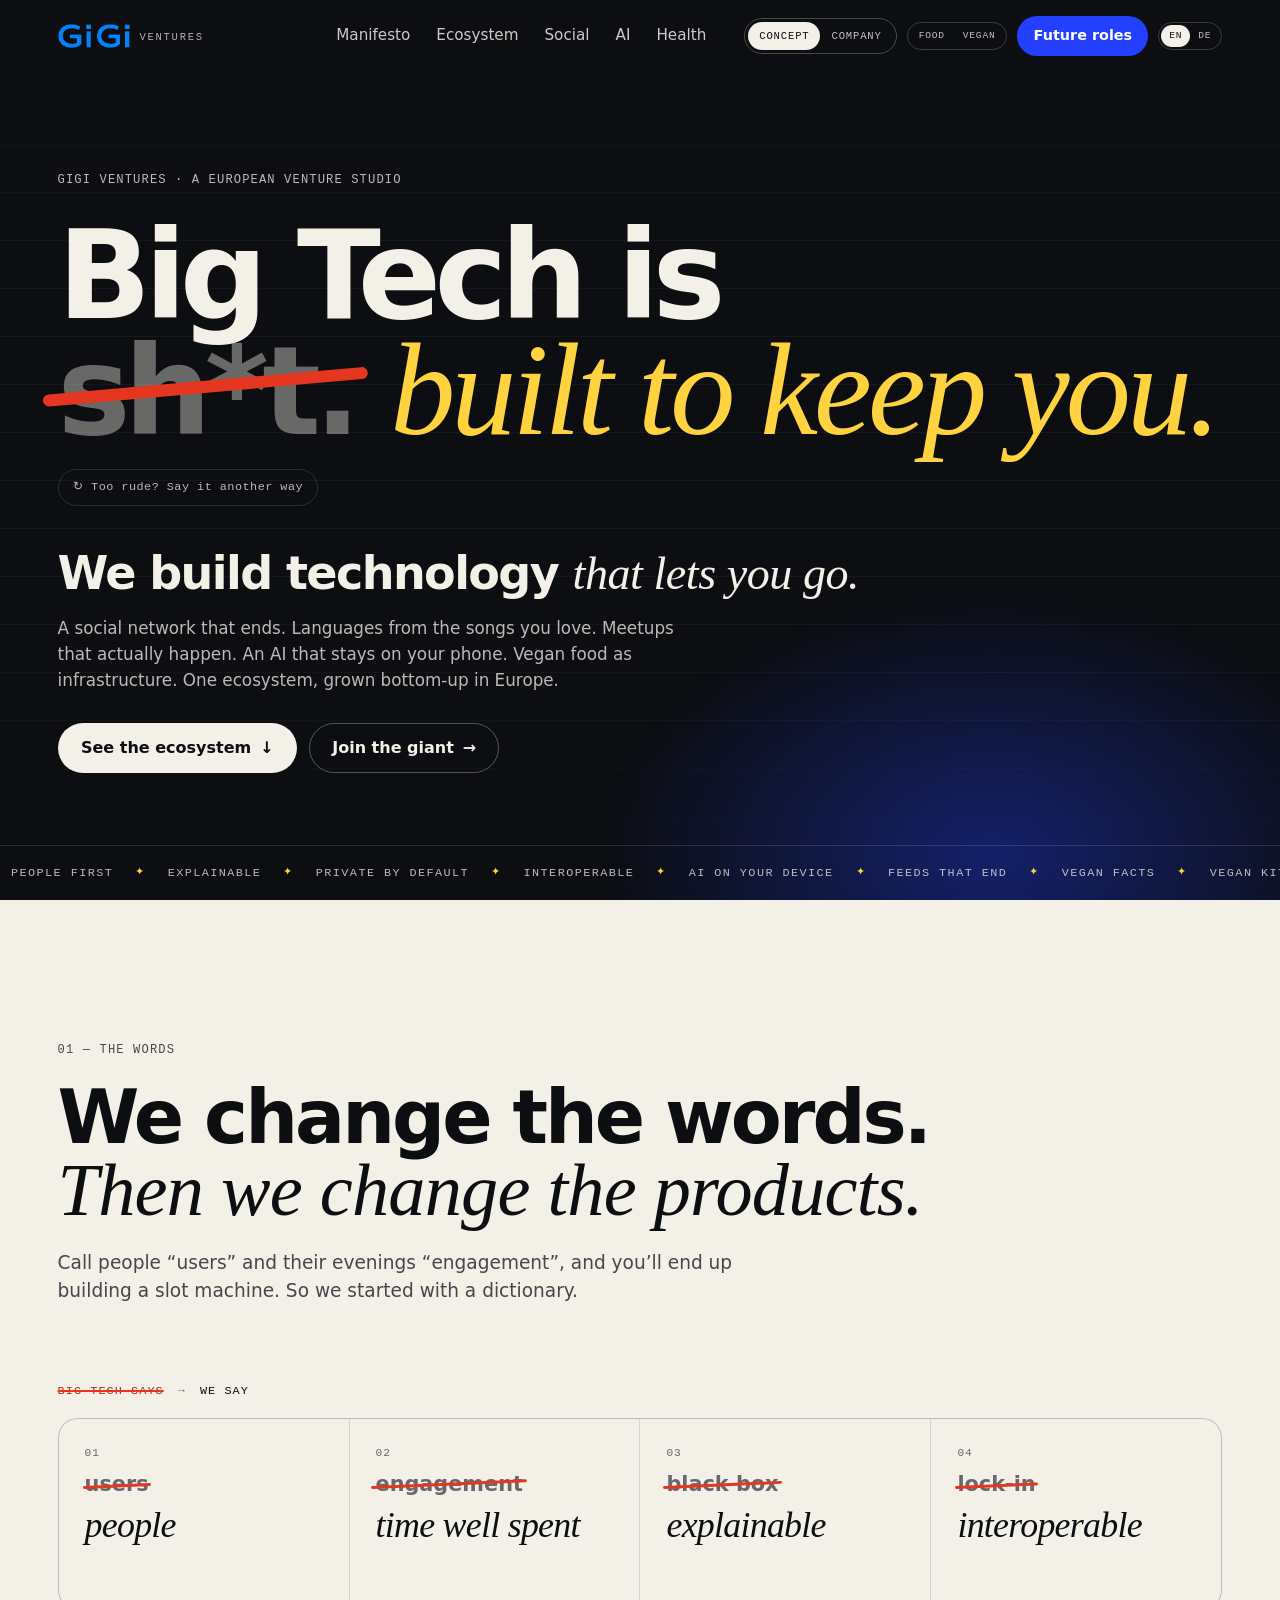
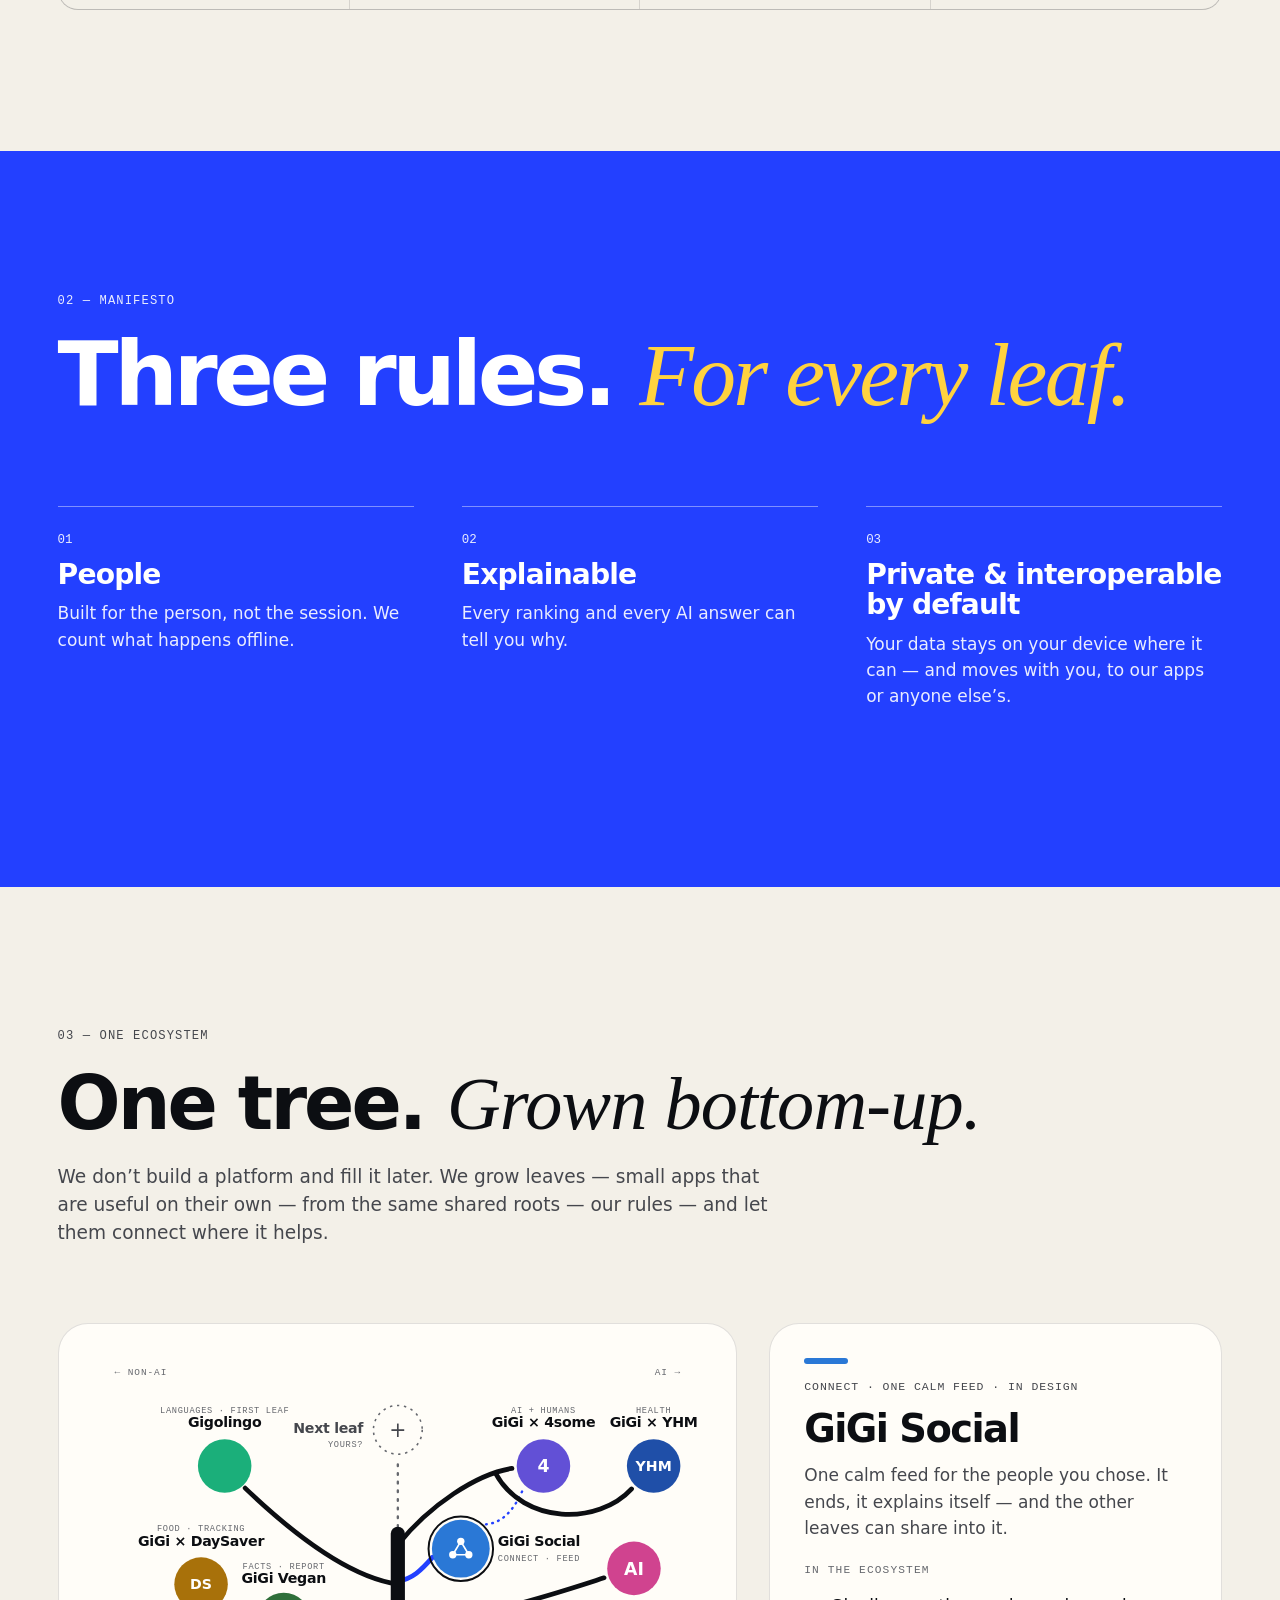
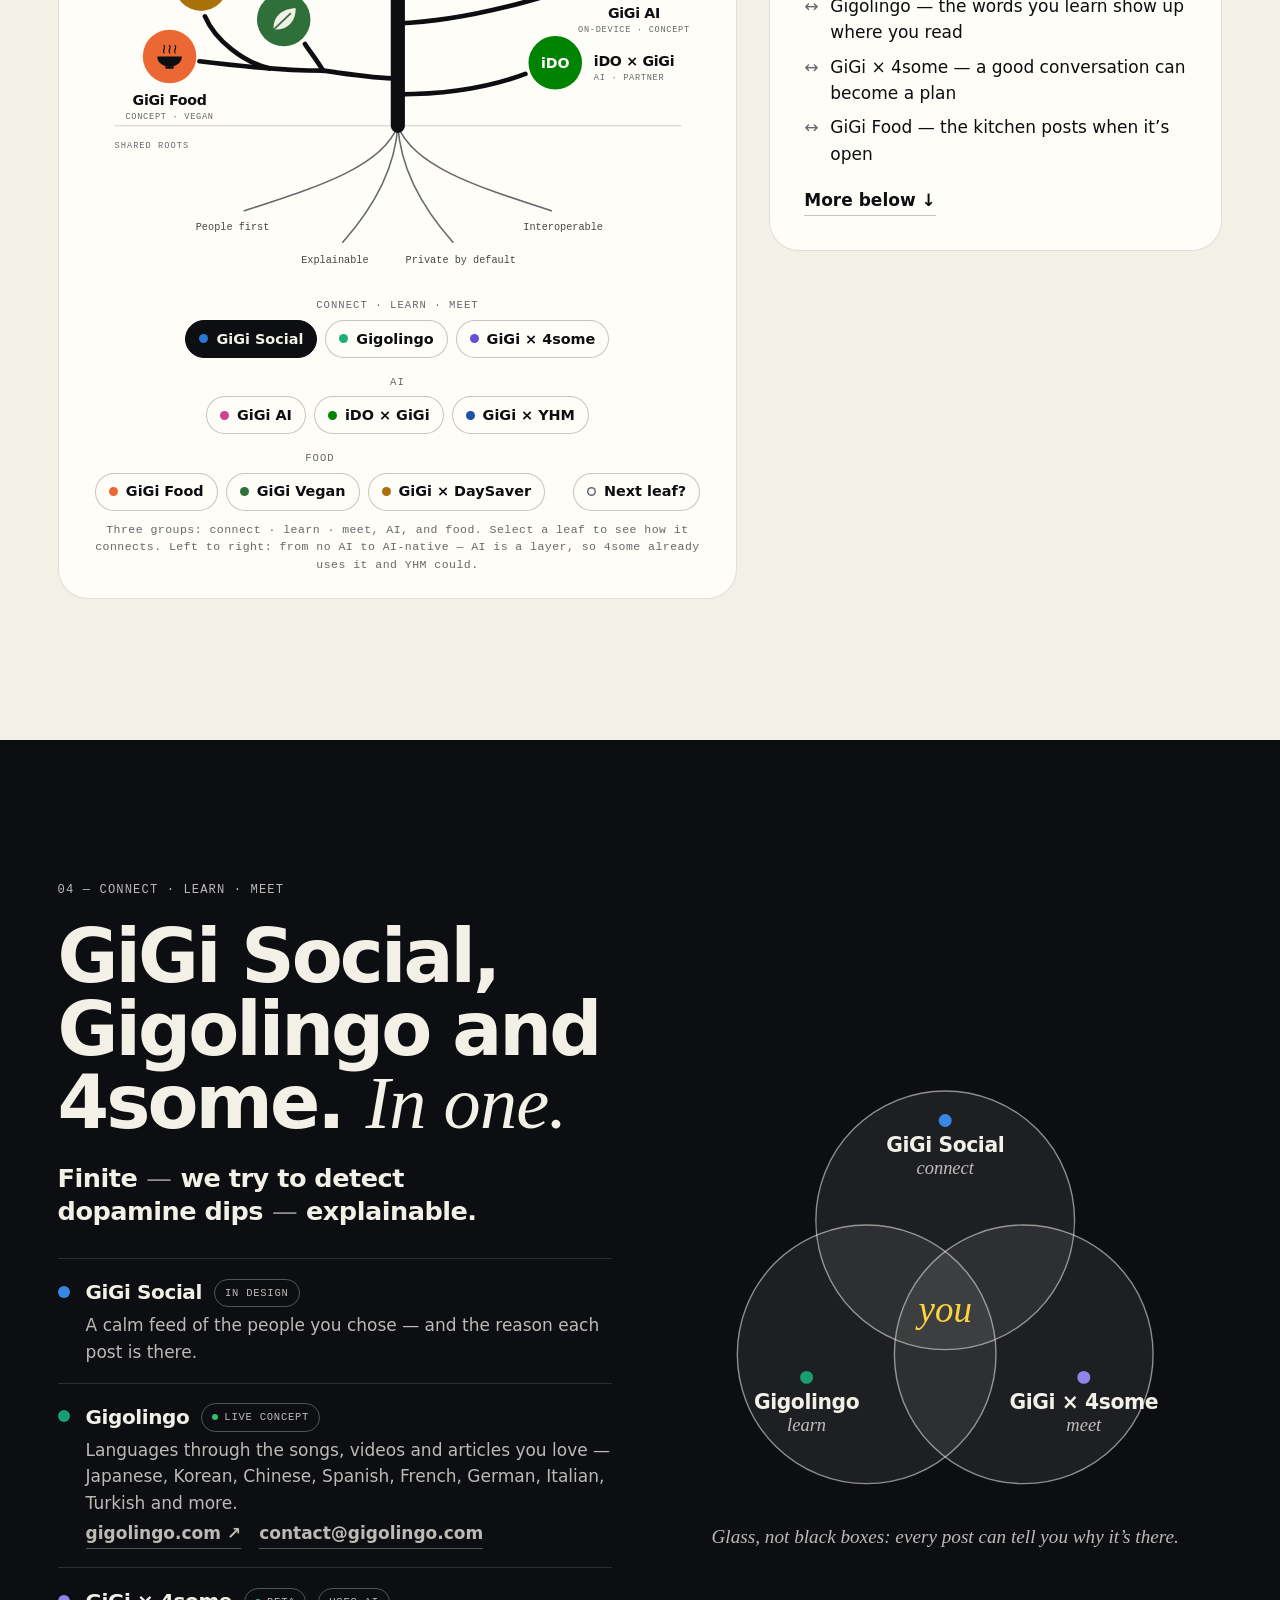
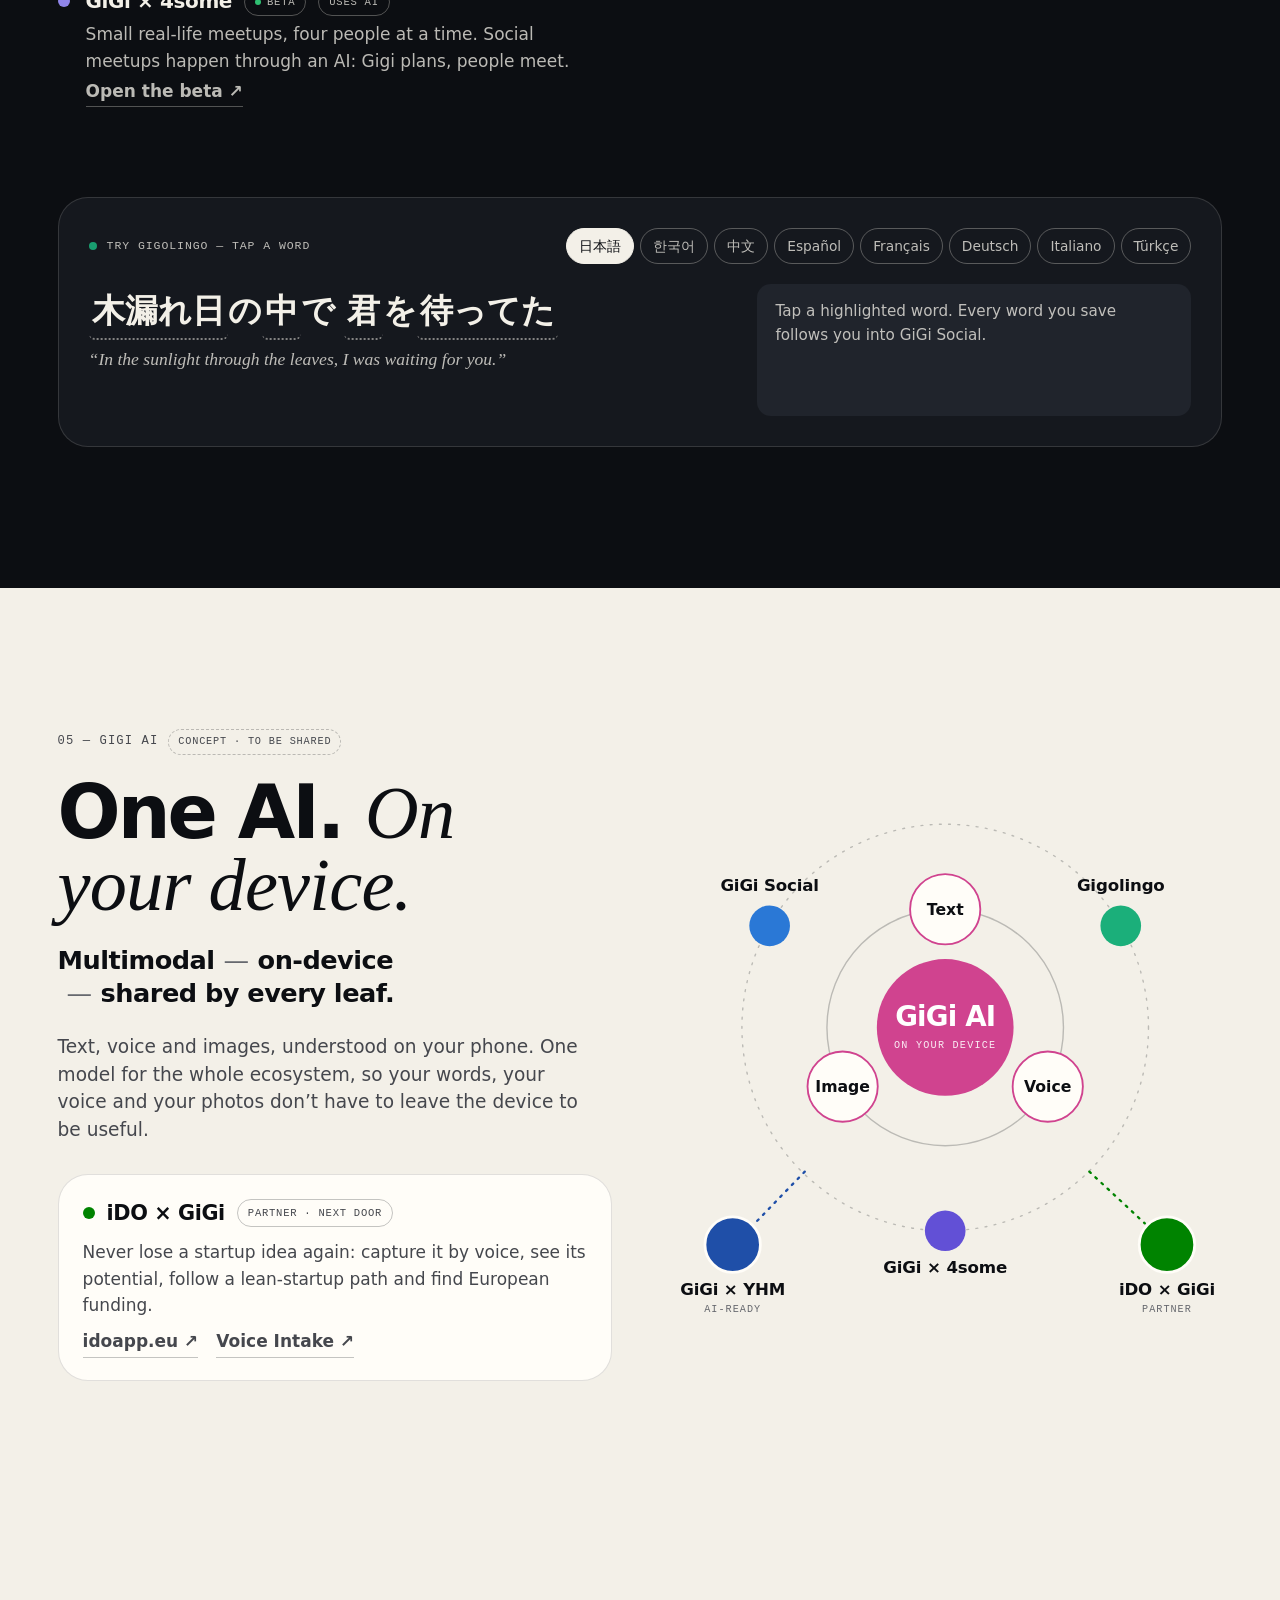
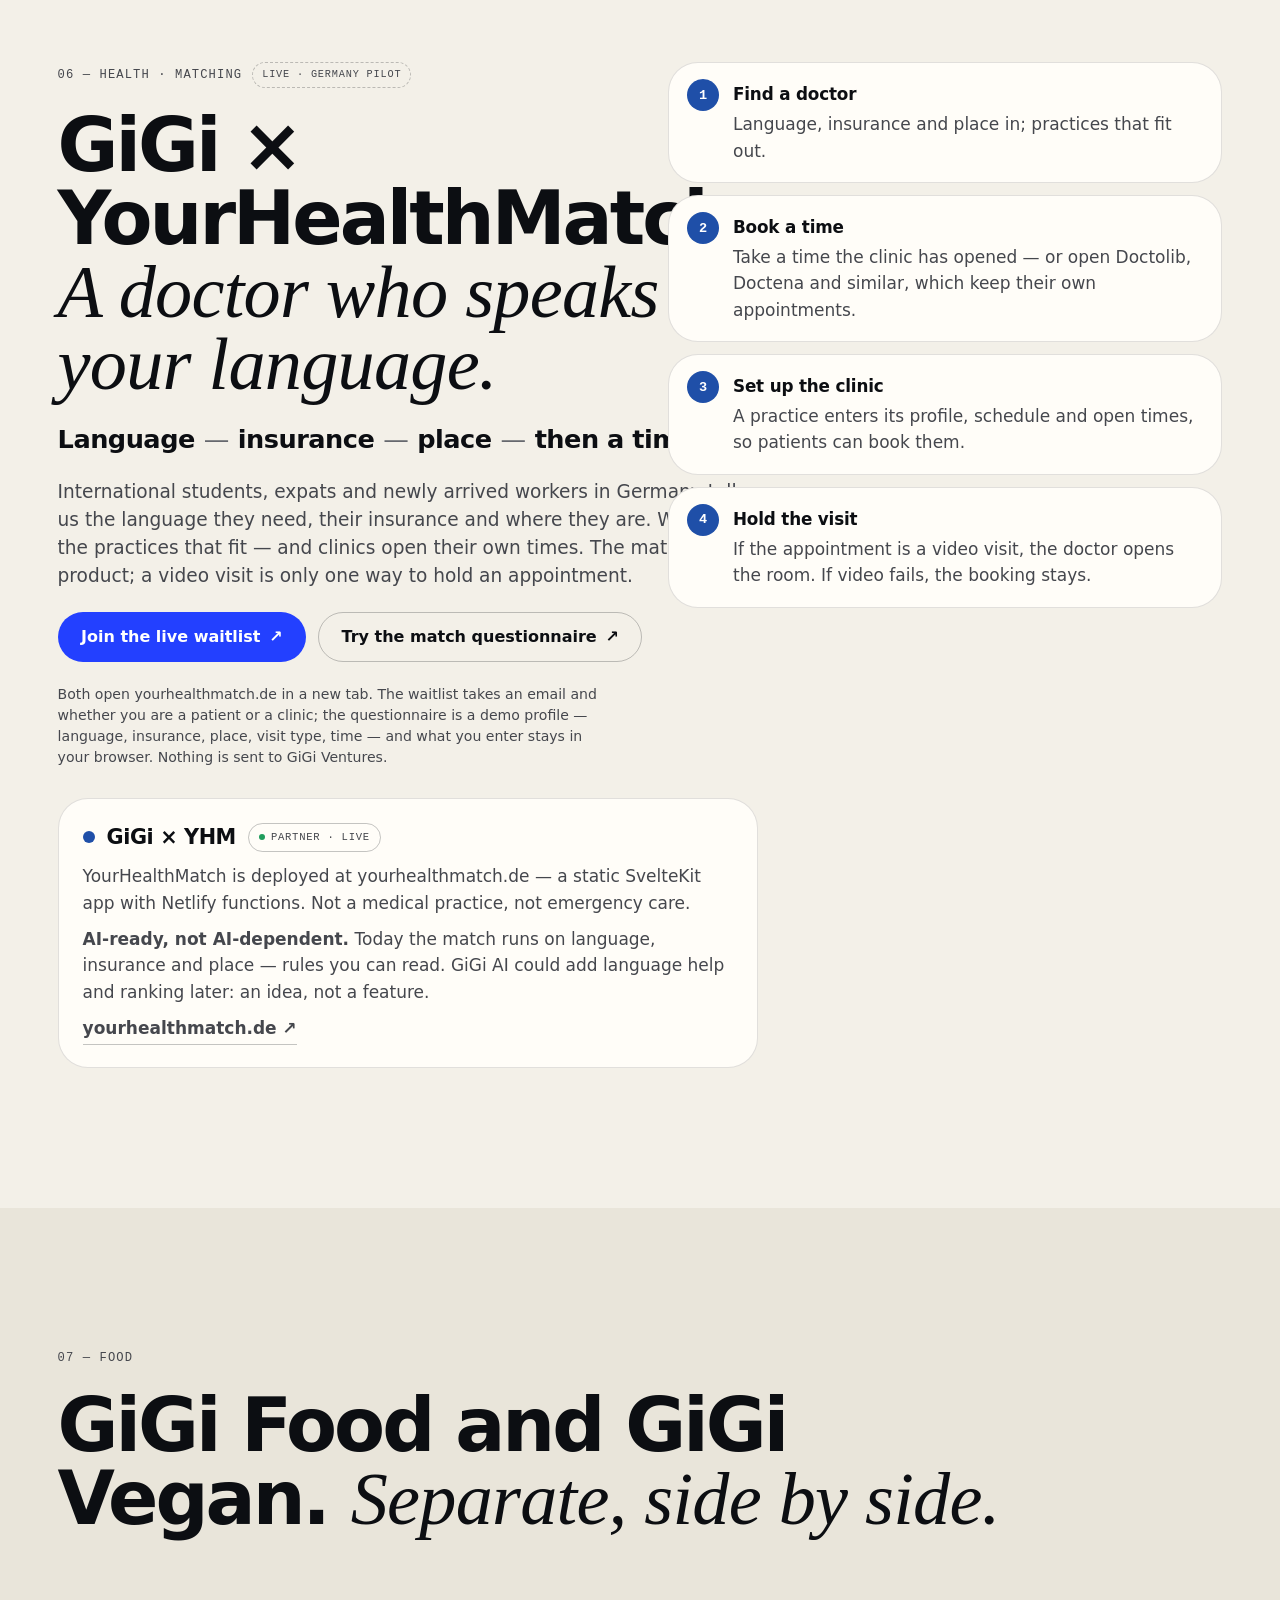
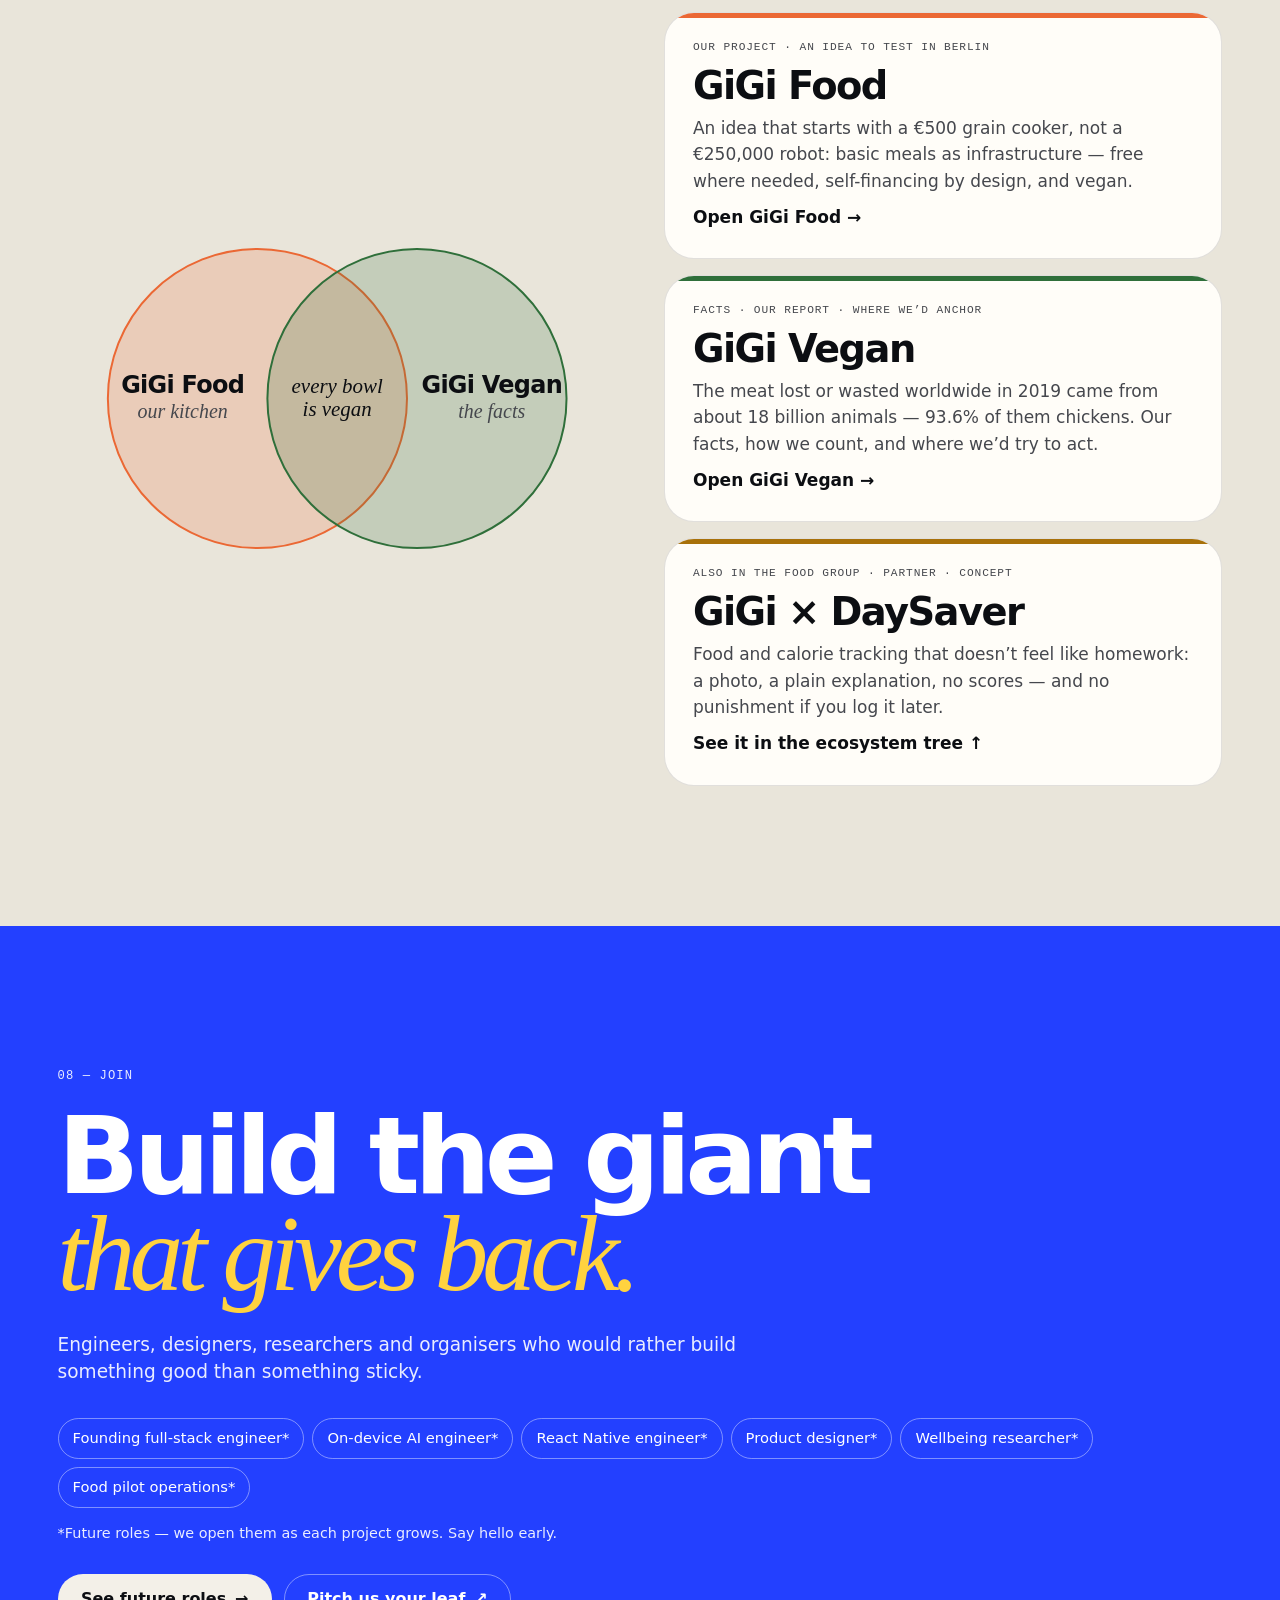
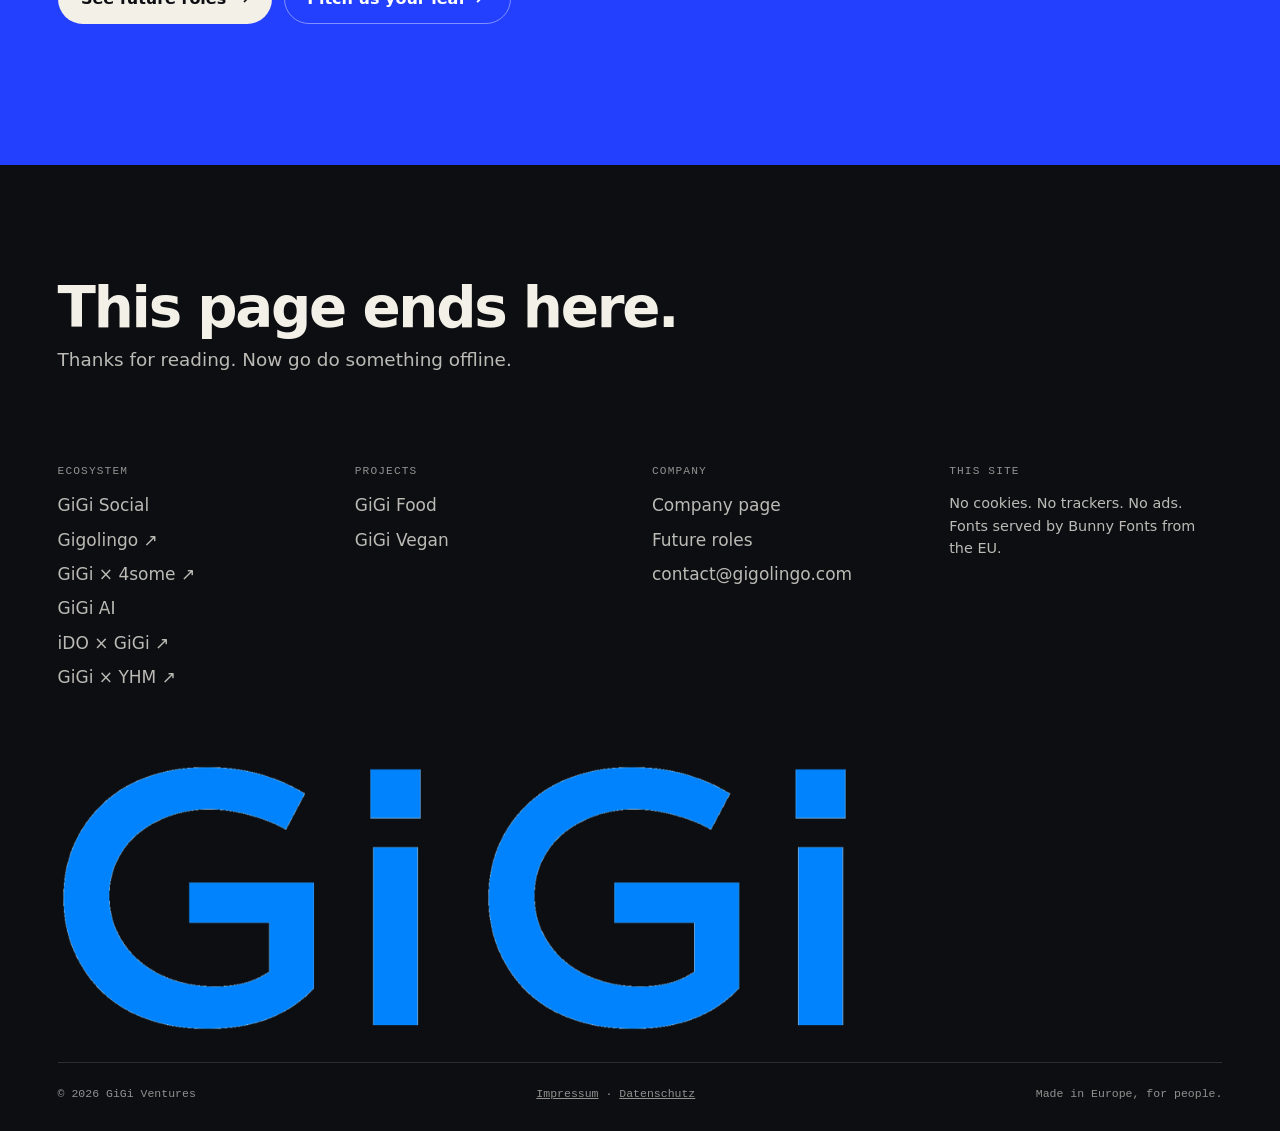
<file: index.html>
<!doctype html>
<html lang="en" class="no-js">
<head>
  <meta charset="utf-8">
  <meta name="viewport" content="width=device-width, initial-scale=1, viewport-fit=cover">
  <title>GiGi Ventures — Technology that lets you go</title>
  <meta name="description" content="GiGi Ventures is a European venture studio building human-centred technology: a social network that ends, language learning from the media you love, real-life meetups, an AI that stays on your device, and vegan food as infrastructure.">
  <meta name="theme-color" content="#0c0e12">
  <meta property="og:type" content="website">
  <meta property="og:title" content="GiGi Ventures — Technology that lets you go">
  <meta property="og:description" content="Big Tech is built to keep you. We build technology that lets you go. One ecosystem, grown bottom-up in Europe.">
  <link rel="icon" href="assets/favicon.svg" type="image/svg+xml">
  <!-- Fonts from Bunny Fonts: EU-hosted, no logging, no cookies (GDPR-friendly drop-in for Google Fonts). -->
  <link rel="preconnect" href="https://fonts.bunny.net" crossorigin>
  <link rel="stylesheet" href="https://fonts.bunny.net/css?family=bricolage-grotesque:400,500,600,700,800|instrument-serif:400,400i|jetbrains-mono:400,500&display=swap">
  <link rel="stylesheet" href="assets/css/base.css">
  <link rel="stylesheet" href="assets/css/concept.css">
  <script>document.documentElement.classList.replace('no-js', 'js');</script>
  <script src="assets/js/i18n.js" data-page="index"></script>
  <script src="assets/js/shared.js" defer></script>
  <script src="assets/js/concept.js" defer></script>
</head>
<body class="concept">
  <a class="skip-link" href="#main">Skip to content</a>

  <!-- ===================== Header ===================== -->
  <header class="site-header" data-theme="dark" data-adaptive>
    <div class="wrap site-header__inner">
      <a class="logo" href="index.html" aria-label="GiGi Ventures, home">
        <img class="logo__img" src="assets/img/gigi-logo.png" alt="" width="960" height="329" decoding="async">
        <span class="logo__sub" aria-hidden="true">Ventures</span>
      </a>
      <nav class="nav" aria-label="Primary">
        <a href="#manifesto">Manifesto</a>
        <a href="#ecosystem">Ecosystem</a>
        <a href="#social">Social</a>
        <a href="#ai">AI</a>
        <a href="#health">Health</a>
      </nav>
      <div class="header-actions">
        <nav class="version-switch" aria-label="Page version">
          <a href="index.html" aria-current="page">Concept</a>
          <a href="company.html">Company</a>
        </nav>
        <nav class="sub-switch" aria-label="Food projects">
          <a href="food.html" data-p="food" aria-label="GiGi Food">Food</a>
          <a href="vegan.html" data-p="vegan" aria-label="GiGi Vegan">Vegan</a>
        </nav>
        <a class="btn btn--sm btn--blue header-cta" href="company.html#careers">Future roles</a>
        <div class="lang-switch" role="group" aria-label="Language">
          <button type="button" data-lang-set="en" lang="en" translate="no" aria-label="English" aria-pressed="true">EN</button>
          <button type="button" data-lang-set="de" lang="de" translate="no" aria-label="Deutsch" aria-pressed="false">DE</button>
        </div>
        <button class="menu-btn" type="button" aria-expanded="false" aria-controls="mobile-menu" data-menu-toggle>
          <span class="sr-only">Menu</span>
          <span class="menu-btn__bars" aria-hidden="true"></span>
        </button>
      </div>
    </div>
  </header>
  <div class="mobile-menu" id="mobile-menu" hidden>
    <nav aria-label="Mobile">
      <a href="#manifesto">Manifesto</a>
      <a href="#ecosystem">Ecosystem</a>
      <div class="mm-row">
        <a href="#social">Social</a>
        <a href="#ai">AI</a>
        <a href="#health">Health</a>
      </div>
      <div class="mm-row">
        <a href="food.html">GiGi Food</a>
        <a href="vegan.html">GiGi Vegan</a>
      </div>
    </nav>
    <div class="mobile-menu__foot">
      <div class="lang-switch lang-switch--menu" role="group" aria-label="Language">
        <button type="button" data-lang-set="en" lang="en" translate="no" aria-label="English" aria-pressed="true">EN</button>
        <button type="button" data-lang-set="de" lang="de" translate="no" aria-label="Deutsch" aria-pressed="false">DE</button>
      </div>
      <a class="btn btn--blue" href="company.html#careers">Future roles <span class="btn__arrow" aria-hidden="true">→</span></a>
      <span>contact@gigolingo.com</span>
    </div>
  </div>

  <main id="main">

    <!-- ===================== Hero ===================== -->
    <section class="hero on-dark" data-surface="dark" aria-labelledby="hero-title">
      <div class="wrap hero__inner">
        <p class="eyebrow hero__eyebrow">GiGi Ventures · a European venture studio</p>
        <h1 class="hero-title" id="hero-title">
          <span class="hero-title__line">Big Tech is</span>
          <span class="hero-title__line"><del class="strike" data-hero-strike><span class="sr-only">(crossed out:) </span>sh*t.</del> <ins class="rewrite" data-hero-rewrite>built to keep you.</ins></span>
        </h1>
        <button class="hero__cycle" type="button" data-hero-cycle>
          <span aria-hidden="true">↻</span> Too rude? Say it another way
        </button>
        <p class="sr-only" aria-live="polite" data-hero-live></p>
        <p class="hero__sub">We build technology <span class="serif">that lets you go.</span></p>
        <p class="hero__lead">A social network that ends. Languages from the songs you love. Meetups that actually happen. An AI that stays on your phone. Vegan food as infrastructure. One ecosystem, grown bottom-up in Europe.</p>
        <div class="hero__actions">
          <a class="btn btn--paper" href="#ecosystem">See the ecosystem <span class="btn__arrow btn__arrow--down" aria-hidden="true">↓</span></a>
          <a class="btn btn--ghost" href="company.html#careers">Join the giant <span class="btn__arrow" aria-hidden="true">→</span></a>
        </div>
      </div>

      <div class="ticker" aria-hidden="true">
        <div class="ticker__track">
          <ul class="ticker__group">
            <li>People first</li><li>Explainable</li><li>Private by default</li><li>Interoperable</li><li>AI on your device</li><li>Feeds that end</li><li>Vegan facts</li><li>Vegan kitchen</li><li>Built in Europe</li>
          </ul>
          <ul class="ticker__group">
            <li>People first</li><li>Explainable</li><li>Private by default</li><li>Interoperable</li><li>AI on your device</li><li>Feeds that end</li><li>Vegan facts</li><li>Vegan kitchen</li><li>Built in Europe</li>
          </ul>
        </div>
      </div>
    </section>

    <!-- ===================== 01 Words ===================== -->
    <section id="words" class="section words" data-surface="light" aria-labelledby="words-title">
      <div class="wrap">
        <header class="section-head" data-reveal>
          <p class="eyebrow">01 — The words</p>
          <h2 class="h2" id="words-title">We change the words. <span class="serif">Then we change the products.</span></h2>
          <p class="lead">Call people “users” and their evenings “engagement”, and you’ll end up building a slot machine. So we started with a dictionary.</p>
        </header>

        <div class="words__legend" aria-hidden="true">
          <span class="words__legend-old">Big Tech says</span>
          <span class="words__legend-arrow">→</span>
          <span class="words__legend-new">We say</span>
        </div>
        <ul class="words__grid" role="list">
          <li class="word" data-reveal><span class="word__num">01</span><del class="word__old"><span class="sr-only">Not </span>users</del><ins class="word__new"><span class="sr-only">but </span>people</ins></li>
          <li class="word" data-reveal><span class="word__num">02</span><del class="word__old"><span class="sr-only">Not </span>engagement</del><ins class="word__new"><span class="sr-only">but </span>time well spent</ins></li>
          <li class="word" data-reveal><span class="word__num">03</span><del class="word__old"><span class="sr-only">Not </span>black box</del><ins class="word__new"><span class="sr-only">but </span>explainable</ins></li>
          <li class="word" data-reveal><span class="word__num">04</span><del class="word__old"><span class="sr-only">Not </span>lock-in</del><ins class="word__new"><span class="sr-only">but </span>interoperable</ins></li>
        </ul>
      </div>
    </section>

    <!-- ===================== 02 Manifesto ===================== -->
    <section id="manifesto" class="section manifesto on-blue" data-surface="blue" aria-labelledby="manifesto-title">
      <div class="wrap">
        <p class="eyebrow" data-reveal>02 — Manifesto</p>
        <h2 class="manifesto__title" id="manifesto-title" data-reveal>Three rules. <span class="serif">For every leaf.</span></h2>
        <ol class="principles" role="list">
          <li class="principle" data-reveal>
            <span class="principle__num">01</span>
            <h3>People</h3>
            <p>Built for the person, not the session. We count what happens offline.</p>
          </li>
          <li class="principle" data-reveal>
            <span class="principle__num">02</span>
            <h3>Explainable</h3>
            <p>Every ranking and every AI answer can tell you why.</p>
          </li>
          <li class="principle" data-reveal>
            <span class="principle__num">03</span>
            <h3>Private &amp; interoperable by default</h3>
            <p>Your data stays on your device where it can — and moves with you, to our apps or anyone else’s.</p>
          </li>
        </ol>
      </div>
    </section>

    <!-- ===================== 03 Ecosystem tree ===================== -->
    <section id="ecosystem" class="section eco" data-surface="light" aria-labelledby="eco-title">
      <div class="wrap">
        <header class="section-head" data-reveal>
          <p class="eyebrow">03 — One ecosystem</p>
          <h2 class="h2" id="eco-title">One tree. <span class="serif">Grown bottom-up.</span></h2>
          <p class="lead">We don’t build a platform and fill it later. We grow leaves — small apps that are useful on their own — from the same shared roots — our rules — and let them connect where it helps.</p>
        </header>

        <div class="eco__grid">
          <figure class="eco__figure">
            <svg class="tree" data-tree viewBox="0 0 800 680" role="group" aria-labelledby="tree-title tree-desc">
              <title id="tree-title">The GiGi ecosystem as a tree</title>
              <desc id="tree-desc">Shared roots: people first, explainable, private by default, interoperable. Non-AI side: Gigolingo, GiGi Food, GiGi Vegan and GiGi × DaySaver, a food and calorie tracker. Near the top, side by side: GiGi Social and GiGi × 4some, which uses AI to plan meetups. AI side: GiGi AI on your device, and the partners iDO × GiGi and GiGi × YHM, which could use it. The leaves fall into three groups: connect · learn · meet, AI, and food. On top, an empty leaf for the next project.</desc>

              <g class="tree__axis" aria-hidden="true">
                <text x="40" y="34">← NON-AI</text>
                <text x="760" y="34" text-anchor="end">AI →</text>
              </g>

              <line class="tree__ground" x1="40" y1="480" x2="760" y2="480" aria-hidden="true"/>
              <text class="tree__roots-label" x="40" y="508" aria-hidden="true">SHARED ROOTS</text>
              <g class="tree__roots" aria-hidden="true">
                <path class="root" data-grow style="--d: 0s" pathLength="1" d="M400 480 C 380 532, 300 557, 205 588"/>
                <path class="root" data-grow style="--d: .1s" pathLength="1" d="M400 480 C 396 542, 362 592, 330 628"/>
                <path class="root" data-grow style="--d: .15s" pathLength="1" d="M400 480 C 404 542, 438 592, 470 628"/>
                <path class="root" data-grow style="--d: .05s" pathLength="1" d="M400 480 C 420 532, 500 557, 595 588"/>
                <text class="root__label" x="190" y="612" text-anchor="middle">People first</text>
                <text class="root__label" x="320" y="654" text-anchor="middle">Explainable</text>
                <text class="root__label" x="480" y="654" text-anchor="middle">Private by default</text>
                <text class="root__label" x="610" y="612" text-anchor="middle">Interoperable</text>
              </g>

              <!-- lateral connections, shown when a leaf is selected -->
              <g class="tree__links" aria-hidden="true">
                <path class="tree-link" data-link="food vegan" d="M146 372 Q 190 352 222 346"/>
                <path class="tree-link" data-link="social some" d="M512 224 Q 540 222 558 182"/>
                <path class="tree-link" data-link="ai some" d="M624 164 Q 688 186 698 238"/>
                <path class="tree-link" data-link="ai ido" d="M670 308 Q 628 322 610 361"/>
              </g>

              <g class="tree__wood" aria-hidden="true">
                <path class="branch" data-branch="food vegan daysaver" data-grow style="--d: .9s" pathLength="1" d="M400 420 C 370 420, 335 414, 305 410"/>
                <path class="branch" data-branch="vegan" data-grow style="--d: 1.15s" pathLength="1" d="M305 410 C 298 398, 290 388, 282 376"/>
                <path class="branch" data-branch="food" data-grow style="--d: 1.15s" pathLength="1" d="M305 410 C 255 410, 205 405, 148 398"/>
                <path class="branch" data-branch="daysaver" data-grow style="--d: 1.2s" pathLength="1" d="M237 407 C 205 400, 168 372, 155 341"/>
                <path class="branch" data-branch="lingo" data-grow style="--d: 1s" pathLength="1" d="M400 300 C 330 290, 250 220, 206 178"/>
                <path class="branch" data-branch="some" data-grow style="--d: 1.05s" pathLength="1" d="M400 250 C 440 200, 500 160, 545 153"/>
                <path class="branch" data-branch="social" data-grow style="--d: .95s" pathLength="1" d="M400 296 C 418 294, 430 282, 444 266"/>
                <path class="branch" data-branch="yhm" data-grow style="--d: 1.1s" pathLength="1" d="M524 159 C 560 225, 655 225, 697 179"/>
                <path class="branch" data-branch="ai" data-grow style="--d: .95s" pathLength="1" d="M400 350 C 500 346, 600 312, 662 292"/>
                <path class="branch" data-branch="ido" data-grow style="--d: .85s" pathLength="1" d="M400 440 C 470 440, 525 428, 562 414"/>
                <path class="branch branch--next" d="M400 238 L 400 146"/>
                <path class="trunk" data-grow style="--d: .45s" pathLength="1" d="M400 480 L 400 236"/>
              </g>

              <!-- GiGi Social: a leaf next to 4some (the trunk is shared, not an app) -->
              <g class="leaf" data-leaf="social" tabindex="0" role="button" aria-label="GiGi Social, one calm feed, in design. Show details." style="--c: var(--p-social); --d: 1.65s">
                <circle class="leaf__ring" cx="480" cy="255" r="41"/>
                <circle class="leaf__disc" cx="480" cy="255" r="34"/>
                <g class="leaf__icon leaf__icon--net" transform="translate(480 255) scale(.85)">
                  <path d="M-12 9 L 0 -11 L 12 9 Z"/>
                  <circle cx="-12" cy="9" r="5.5"/><circle cx="12" cy="9" r="5.5"/><circle cx="0" cy="-11" r="5.5"/>
                </g>
                <text class="leaf__name" x="527" y="252">GiGi Social</text>
                <text class="leaf__cat" x="527" y="270">CONNECT · FEED</text>
              </g>

              <!-- non-AI side -->
              <g class="leaf" data-leaf="lingo" tabindex="0" role="button" aria-label="Gigolingo, language learning. Show details." style="--c: var(--p-lingo); --d: 1.6s">
                <circle class="leaf__ring" cx="180" cy="150" r="41"/>
                <circle class="leaf__disc" cx="180" cy="150" r="34"/>
                <text class="leaf__glyph leaf__glyph--dark leaf__glyph--multi" x="180" y="158" text-anchor="middle" data-glyph-cycle>あ</text>
                <text class="leaf__cat" x="180" y="83" text-anchor="middle">LANGUAGES · FIRST LEAF</text>
                <text class="leaf__name" x="180" y="101" text-anchor="middle">Gigolingo</text>
              </g>

              <g class="leaf" data-leaf="vegan" tabindex="0" role="button" aria-label="GiGi Vegan, facts and report, concept. Show details." style="--c: var(--p-vegan); --d: 1.55s">
                <circle class="leaf__ring" cx="255" cy="345" r="41"/>
                <circle class="leaf__disc" cx="255" cy="345" r="34"/>
                <g class="leaf__icon leaf__icon--light" transform="translate(255 345) scale(.85)">
                  <path d="M-15 15 C -17 -4, -2 -17, 18 -17 C 18 3, 6 16, -15 15 Z"/>
                  <path class="vein" d="M-15 15 L 10 -9"/>
                </g>
                <text class="leaf__cat" x="255" y="281" text-anchor="middle">FACTS · REPORT</text>
                <text class="leaf__name" x="255" y="299" text-anchor="middle">GiGi Vegan</text>
              </g>

              <g class="leaf" data-leaf="food" tabindex="0" role="button" aria-label="GiGi Food, vegan food concept. Show details." style="--c: var(--p-food); --d: 1.5s">
                <circle class="leaf__ring" cx="110" cy="392" r="41"/>
                <circle class="leaf__disc" cx="110" cy="392" r="34"/>
                <g class="leaf__icon" transform="translate(110 395) scale(.78)">
                  <path d="M-20 -4 H20 A20 17 0 0 1 -20 -4 Z"/>
                  <rect x="-7" y="12" width="14" height="4" rx="2"/>
                  <path class="steam" d="M-9 -10 c-4 -4 4 -7 0 -12 M0 -10 c-4 -4 4 -7 0 -12 M9 -10 c-4 -4 4 -7 0 -12"/>
                </g>
                <text class="leaf__name" x="110" y="453" text-anchor="middle">GiGi Food</text>
                <text class="leaf__cat" x="110" y="471" text-anchor="middle">CONCEPT · VEGAN</text>
              </g>

              <!-- GiGi × DaySaver: food and calorie tracking, a food-side partner (no AI claimed) -->
              <g class="leaf" data-leaf="daysaver" tabindex="0" role="button" aria-label="GiGi × DaySaver, food and calorie tracking, partner, concept. Show details." style="--c: var(--p-daysaver); --d: 1.65s">
                <circle class="leaf__ring" cx="150" cy="300" r="41"/>
                <circle class="leaf__disc" cx="150" cy="300" r="34"/>
                <text class="leaf__glyph leaf__glyph--light leaf__glyph--small" x="150" y="306" text-anchor="middle">DS</text>
                <text class="leaf__cat" x="150" y="233" text-anchor="middle">FOOD · TRACKING</text>
                <text class="leaf__name" x="150" y="251" text-anchor="middle">GiGi × DaySaver</text>
              </g>

              <!-- AI side -->
              <g class="leaf" data-leaf="some" tabindex="0" role="button" aria-label="GiGi × 4some, real-life meetups, AI plus humans. Show details." style="--c: var(--p-some); --d: 1.7s">
                <circle class="leaf__ring" cx="585" cy="150" r="41"/>
                <circle class="leaf__disc" cx="585" cy="150" r="34"/>
                <text class="leaf__glyph leaf__glyph--light" x="585" y="158" text-anchor="middle">4</text>
                <text class="leaf__cat" x="585" y="83" text-anchor="middle">AI + HUMANS</text>
                <text class="leaf__name" x="585" y="101" text-anchor="middle">GiGi × 4some</text>
              </g>

              <!-- GiGi × YourHealthMatch: a partner that could use GiGi AI, so it sits on the AI side -->
              <g class="leaf" data-leaf="yhm" tabindex="0" role="button" aria-label="GiGi × YHM, YourHealthMatch, health matching, partner, could use GiGi AI. Show details." style="--c: var(--p-yhm); --d: 1.8s">
                <circle class="leaf__ring" cx="725" cy="150" r="41"/>
                <circle class="leaf__disc" cx="725" cy="150" r="34"/>
                <text class="leaf__glyph leaf__glyph--light leaf__glyph--small" x="725" y="156" text-anchor="middle">YHM</text>
                <text class="leaf__cat" x="725" y="83" text-anchor="middle">HEALTH</text>
                <text class="leaf__name" x="725" y="101" text-anchor="middle">GiGi × YHM</text>
              </g>

              <g class="leaf" data-leaf="ai" tabindex="0" role="button" aria-label="GiGi AI, on-device multimodal AI, concept. Show details." style="--c: var(--p-ai); --d: 1.75s">
                <circle class="leaf__ring" cx="700" cy="280" r="41"/>
                <circle class="leaf__disc" cx="700" cy="280" r="34"/>
                <text class="leaf__glyph leaf__glyph--light" x="700" y="288" text-anchor="middle">AI</text>
                <text class="leaf__name" x="700" y="343" text-anchor="middle">GiGi AI</text>
                <text class="leaf__cat" x="700" y="361" text-anchor="middle">ON-DEVICE · CONCEPT</text>
              </g>

              <g class="leaf" data-leaf="ido" tabindex="0" role="button" aria-label="iDO × GiGi, AI partner. Show details." style="--c: var(--p-ido); --d: 1.8s">
                <circle class="leaf__ring" cx="600" cy="400" r="41"/>
                <circle class="leaf__disc" cx="600" cy="400" r="34"/>
                <text class="leaf__glyph leaf__glyph--light leaf__glyph--small" x="600" y="406" text-anchor="middle">iDO</text>
                <text class="leaf__name" x="649" y="404">iDO × GiGi</text>
                <text class="leaf__cat" x="649" y="422">AI · PARTNER</text>
              </g>

              <g class="leaf leaf--next" data-leaf="next" tabindex="0" role="button" aria-label="The next leaf: yours. Show details." style="--c: var(--text-3); --d: 2s">
                <circle class="leaf__ring" cx="400" cy="104" r="38"/>
                <circle class="leaf__disc" cx="400" cy="104" r="31"/>
                <text class="leaf__glyph leaf__glyph--next" x="400" y="113" text-anchor="middle">+</text>
                <text class="leaf__name leaf__name--next" x="356" y="108" text-anchor="end">Next leaf</text>
                <text class="leaf__cat" x="356" y="126" text-anchor="end">YOURS?</text>
              </g>
            </svg>
            <div class="eco__chips" role="group" aria-label="Choose a leaf, in three groups">
              <div class="eco-group" role="group" aria-labelledby="eg-meet">
                <p class="eco-group__h" id="eg-meet">Connect · learn · meet</p>
                <div class="eco-group__chips">
                <button type="button" class="eco-chip" data-leaf-chip="social" aria-pressed="true" style="--c: var(--p-social)">GiGi Social</button>
                <button type="button" class="eco-chip" data-leaf-chip="lingo" aria-pressed="false" style="--c: var(--p-lingo)">Gigolingo</button>
                <button type="button" class="eco-chip" data-leaf-chip="some" aria-pressed="false" style="--c: var(--p-some)">GiGi × 4some</button>
                </div>
              </div>
              <div class="eco-group" role="group" aria-labelledby="eg-ai">
                <p class="eco-group__h" id="eg-ai">AI</p>
                <div class="eco-group__chips">
                <button type="button" class="eco-chip" data-leaf-chip="ai" aria-pressed="false" style="--c: var(--p-ai)">GiGi AI</button>
                <button type="button" class="eco-chip" data-leaf-chip="ido" aria-pressed="false" style="--c: var(--p-ido)">iDO × GiGi</button>
                <button type="button" class="eco-chip" data-leaf-chip="yhm" aria-pressed="false" style="--c: var(--p-yhm)">GiGi × YHM</button>
                </div>
              </div>
              <div class="eco-group" role="group" aria-labelledby="eg-food">
                <p class="eco-group__h" id="eg-food">Food</p>
                <div class="eco-group__chips">
                <button type="button" class="eco-chip" data-leaf-chip="food" aria-pressed="false" style="--c: var(--p-food)">GiGi Food</button>
                <button type="button" class="eco-chip" data-leaf-chip="vegan" aria-pressed="false" style="--c: var(--p-vegan)">GiGi Vegan</button>
                <button type="button" class="eco-chip" data-leaf-chip="daysaver" aria-pressed="false" style="--c: var(--p-daysaver)">GiGi × DaySaver</button>
                </div>
              </div>
              <div class="eco-group eco-group--next">
                <button type="button" class="eco-chip eco-chip--next" data-leaf-chip="next" aria-pressed="false">Next leaf?</button>
              </div>
            </div>
            <figcaption class="eco__caption">Three groups: connect · learn · meet, AI, and food. Select a leaf to see how it connects. Left to right: from no AI to AI-native — AI is a layer, so 4some already uses it and YHM could.</figcaption>
          </figure>

          <aside class="eco-panel" data-eco-panel aria-live="polite" style="--c: var(--p-social)">
            <p class="eco-panel__cat" data-eco-cat>Connect · one calm feed · in design</p>
            <h3 class="eco-panel__title" data-eco-title>GiGi Social</h3>
            <p class="eco-panel__text" data-eco-text>One calm feed for the people you chose. It ends, it explains itself — and the other leaves can share into it.</p>
            <p class="eco-panel__h">In the ecosystem</p>
            <ul class="eco-panel__list" role="list" data-eco-list>
              <li>Gigolingo — the words you learn show up where you read</li>
              <li>GiGi × 4some — a good conversation can become a plan</li>
              <li>GiGi Food — the kitchen posts when it’s open</li>
            </ul>
            <a class="link eco-panel__link" href="#social" data-eco-link>More below <span aria-hidden="true">↓</span></a>
          </aside>
        </div>
      </div>
    </section>

    <!-- ===================== 04 Connect · learn · meet ===================== -->
    <section id="social" class="section trio on-dark" data-surface="dark" aria-labelledby="trio-title">
      <div class="wrap">
        <div class="trio__grid">
          <div class="trio__copy">
            <p class="eyebrow" data-reveal>04 — Connect · learn · meet</p>
            <h2 class="h2" id="trio-title" data-reveal>GiGi Social, Gigolingo and 4some. <span class="serif">In one.</span></h2>
            <p class="points trio__points" data-reveal>Finite<span class="points__sep" aria-hidden="true">—</span>we try to detect dopamine dips<span class="points__sep" aria-hidden="true">—</span>explainable.</p>
            <ul class="trio__apps" role="list">
              <li style="--c: var(--p-social)" data-reveal>
                <span class="trio__dot" aria-hidden="true"></span>
                <div>
                  <h3>GiGi Social <span class="status">In design</span></h3>
                  <p>A calm feed of the people you chose — and the reason each post is there.</p>
                </div>
              </li>
              <li style="--c: var(--p-lingo)" data-reveal>
                <span class="trio__dot" aria-hidden="true"></span>
                <div>
                  <h3>Gigolingo <span class="status status--live">Live concept</span></h3>
                  <p>Languages through the songs, videos and articles you love — Japanese, Korean, Chinese, Spanish, French, German, Italian, Turkish and more.</p>
                  <p class="trio__links"><a class="link" href="https://gigolingo.com" target="_blank" rel="noopener">gigolingo.com <span aria-hidden="true">↗</span></a> <a class="link" href="mailto:contact@gigolingo.com">contact@gigolingo.com</a></p>
                </div>
              </li>
              <li style="--c: var(--p-some)" data-reveal>
                <span class="trio__dot" aria-hidden="true"></span>
                <div>
                  <h3>GiGi × 4some <span class="status status--live">Beta</span> <span class="status">Uses AI</span></h3>
                  <p>Small real-life meetups, four people at a time. Social meetups happen through an AI: Gigi plans, people meet.</p>
                  <p class="trio__links"><a class="link" href="https://0some.netlify.app" target="_blank" rel="noopener">Open the beta <span aria-hidden="true">↗</span></a></p>
                </div>
              </li>
            </ul>
          </div>

          <figure class="venn" data-reveal>
            <svg viewBox="0 0 600 500" role="img" aria-labelledby="venn-title venn-desc">
              <title id="venn-title">Connect, learn, meet — in one</title>
              <desc id="venn-desc">Three overlapping glass circles: GiGi Social to connect, Gigolingo to learn and GiGi × 4some to meet. Where all three overlap: you.</desc>
              <g class="venn__circles">
                <circle class="venn__c" cx="300" cy="180" r="140"/>
                <circle class="venn__c" cx="215" cy="325" r="140"/>
                <circle class="venn__c" cx="385" cy="325" r="140"/>
              </g>
              <circle class="venn__dot" cx="300" cy="72" r="7" style="--c: var(--p-social)"/>
              <text class="venn__name" x="300" y="106" text-anchor="middle">GiGi Social</text>
              <text class="venn__verb" x="300" y="130" text-anchor="middle">connect</text>
              <circle class="venn__dot" cx="150" cy="350" r="7" style="--c: var(--p-lingo)"/>
              <text class="venn__name" x="150" y="384" text-anchor="middle">Gigolingo</text>
              <text class="venn__verb" x="150" y="408" text-anchor="middle">learn</text>
              <circle class="venn__dot" cx="450" cy="350" r="7" style="--c: var(--p-some)"/>
              <text class="venn__name" x="450" y="384" text-anchor="middle">GiGi × 4some</text>
              <text class="venn__verb" x="450" y="408" text-anchor="middle">meet</text>
              <text class="venn__you" x="300" y="290" text-anchor="middle">you</text>
            </svg>
            <figcaption class="venn__caption">Glass, not black boxes: every post can tell you why it’s there.</figcaption>
          </figure>
        </div>

        <!-- Gigolingo: many languages -->
        <div class="lyric" data-lyric data-reveal>
          <div class="lyric__head">
            <p class="lyric__label"><span class="lyric__dot" aria-hidden="true"></span>Try Gigolingo — tap a word</p>
            <div class="lyric__langs" role="group" aria-label="Language" data-lyric-langs>
              <button type="button" aria-pressed="true" data-lang="ja">日本語</button>
              <button type="button" aria-pressed="false" data-lang="ko">한국어</button>
              <button type="button" aria-pressed="false" data-lang="zh">中文</button>
              <button type="button" aria-pressed="false" data-lang="es">Español</button>
              <button type="button" aria-pressed="false" data-lang="fr">Français</button>
              <button type="button" aria-pressed="false" data-lang="de">Deutsch</button>
              <button type="button" aria-pressed="false" data-lang="it">Italiano</button>
              <button type="button" aria-pressed="false" data-lang="tr">Türkçe</button>
            </div>
          </div>
          <div class="lyric__body">
            <div>
              <p class="lyric__line" lang="ja" data-lyric-line>木漏れ日の中で 君を待ってた</p>
              <p class="lyric__trans" data-lyric-trans>“In the sunlight through the leaves, I was waiting for you.”</p>
            </div>
            <div class="wordcard" data-wordcard aria-live="polite">
              <p class="wordcard__hint">Tap a highlighted word. Every word you save follows you into GiGi Social.</p>
            </div>
          </div>
        </div>
      </div>
    </section>

    <!-- ===================== 05 GiGi AI ===================== -->
    <section id="ai" class="section ai" data-surface="light" aria-labelledby="ai-title">
      <div class="wrap ai__grid">
        <div class="ai__copy">
          <p class="eyebrow" data-reveal>05 — GiGi AI <span class="tag">Concept · to be shared</span></p>
          <h2 class="h2" id="ai-title" data-reveal>One AI. <span class="serif">On your device.</span></h2>
          <p class="points ai__points" data-reveal>Multimodal<span class="points__sep" aria-hidden="true">—</span>on-device<span class="points__sep" aria-hidden="true">—</span>shared by every leaf.</p>
          <p class="lead" data-reveal>Text, voice and images, understood on your phone. One model for the whole ecosystem, so your words, your voice and your photos don’t have to leave the device to be useful.</p>

          <article class="partner" style="--c: var(--p-ido)" data-reveal>
            <div class="partner__top">
              <span class="partner__dot" aria-hidden="true"></span>
              <h3>iDO × GiGi</h3>
              <span class="status">Partner · next door</span>
            </div>
            <p>Never lose a startup idea again: capture it by voice, see its potential, follow a lean-startup path and find European funding.</p>
            <p class="partner__links">
              <a class="link" href="https://idoapp.eu" target="_blank" rel="noopener">idoapp.eu <span aria-hidden="true">↗</span></a>
              <a class="link" href="https://startup-voice-intake.netlify.app" target="_blank" rel="noopener">Voice Intake <span aria-hidden="true">↗</span></a>
            </p>
          </article>
        </div>

        <figure class="orbit" data-reveal>
          <svg viewBox="0 0 600 600" role="img" aria-labelledby="orbit-title orbit-desc">
            <title id="orbit-title">GiGi AI on your device</title>
            <desc id="orbit-desc">At the centre, GiGi AI running on your device. Around it, three modalities: text, voice and image. On the outer orbit, the apps that share it: GiGi Social, Gigolingo and GiGi × 4some, which plans its meetups with it. Just outside the orbit, the partners iDO × GiGi and, ready to use it, GiGi × YHM.</desc>
            <circle class="orbit__ring orbit__ring--outer" cx="300" cy="270" r="220"/>
            <circle class="orbit__ring" cx="300" cy="270" r="128"/>
            <path class="orbit__bridge" d="M456 426 L 516 482"/>
            <path class="orbit__bridge" style="stroke: var(--p-yhm)" d="M148 426 L 92 484"/>

            <circle class="orbit__core" cx="300" cy="270" r="74"/>
            <text class="orbit__core-name" x="300" y="268" text-anchor="middle">GiGi AI</text>
            <text class="orbit__core-sub" x="300" y="292" text-anchor="middle">ON YOUR DEVICE</text>

            <circle class="orbit__mod" cx="300" cy="142" r="38"/>
            <text class="orbit__mod-label" x="300" y="148" text-anchor="middle">Text</text>
            <circle class="orbit__mod" cx="411" cy="334" r="38"/>
            <text class="orbit__mod-label" x="411" y="340" text-anchor="middle">Voice</text>
            <circle class="orbit__mod" cx="189" cy="334" r="38"/>
            <text class="orbit__mod-label" x="189" y="340" text-anchor="middle">Image</text>

            <circle class="orbit__app" cx="110" cy="160" r="22" style="--c: var(--p-social)"/>
            <text class="orbit__app-label" x="110" y="122" text-anchor="middle">GiGi Social</text>
            <circle class="orbit__app" cx="490" cy="160" r="22" style="--c: var(--p-lingo)"/>
            <text class="orbit__app-label" x="490" y="122" text-anchor="middle">Gigolingo</text>
            <circle class="orbit__app" cx="300" cy="490" r="22" style="--c: var(--p-some)"/>
            <text class="orbit__app-label" x="300" y="536" text-anchor="middle">GiGi × 4some</text>

            <circle class="orbit__app orbit__app--partner" cx="540" cy="505" r="30" style="--c: var(--p-ido)"/>
            <text class="orbit__app-label" x="540" y="560" text-anchor="middle">iDO × GiGi</text>
            <text class="orbit__app-sub" x="540" y="578" text-anchor="middle">PARTNER</text>

            <circle class="orbit__app orbit__app--partner" cx="70" cy="505" r="30" style="--c: var(--p-yhm)"/>
            <text class="orbit__app-label" x="70" y="560" text-anchor="middle">GiGi × YHM</text>
            <text class="orbit__app-sub" x="70" y="578" text-anchor="middle">AI-READY</text>
          </svg>
        </figure>
      </div>
    </section>

    <!-- ===================== 06 Health: GiGi × YHM ===================== -->
    <section id="health" class="section health" data-surface="light" aria-labelledby="health-title">
      <div class="wrap health__grid">
        <div class="health__copy">
          <p class="eyebrow" data-reveal>06 — Health · matching <span class="tag">Live · Germany pilot</span></p>
          <h2 class="h2" id="health-title" data-reveal>GiGi × YourHealthMatch. <span class="serif">A doctor who speaks your language.</span></h2>
          <p class="points health__points" data-reveal>Language<span class="points__sep" aria-hidden="true">—</span>insurance<span class="points__sep" aria-hidden="true">—</span>place<span class="points__sep" aria-hidden="true">—</span>then a time.</p>
          <p class="lead" data-reveal>International students, expats and newly arrived workers in Germany tell us the language they need, their insurance and where they are. We show the practices that fit — and clinics open their own times. The match is the product; a video visit is only one way to hold an appointment.</p>

          <div class="health__actions" data-reveal>
            <a class="btn btn--blue" href="https://yourhealthmatch.de/#join" target="_blank" rel="noopener">Join the live waitlist <span class="btn__arrow" aria-hidden="true">↗</span></a>
            <a class="btn btn--ghost" href="https://yourhealthmatch.de/patient/requirements" target="_blank" rel="noopener">Try the match questionnaire <span class="btn__arrow" aria-hidden="true">↗</span></a>
          </div>
          <p class="health__note" data-reveal>Both open yourhealthmatch.de in a new tab. The waitlist takes an email and whether you are a patient or a clinic; the questionnaire is a demo profile — language, insurance, place, visit type, time — and what you enter stays in your browser. Nothing is sent to GiGi Ventures.</p>

          <article class="partner" style="--c: var(--p-yhm)" data-reveal>
            <div class="partner__top">
              <span class="partner__dot" aria-hidden="true"></span>
              <h3>GiGi × YHM</h3>
              <span class="status status--live">Partner · live</span>
            </div>
            <p>YourHealthMatch is deployed at yourhealthmatch.de — a static SvelteKit app with Netlify functions. Not a medical practice, not emergency care.</p>
            <p><strong>AI-ready, not AI-dependent.</strong> Today the match runs on language, insurance and place — rules you can read. GiGi AI could add language help and ranking later: an idea, not a feature.</p>
            <p class="partner__links">
              <a class="link" href="https://yourhealthmatch.de" target="_blank" rel="noopener">yourhealthmatch.de <span aria-hidden="true">↗</span></a>
            </p>
          </article>
        </div>

        <ol class="steps" aria-label="How a match works" data-reveal>
          <li class="steps__item"><strong>Find a doctor</strong><span>Language, insurance and place in; practices that fit out.</span></li>
          <li class="steps__item"><strong>Book a time</strong><span>Take a time the clinic has opened — or open Doctolib, Doctena and similar, which keep their own appointments.</span></li>
          <li class="steps__item"><strong>Set up the clinic</strong><span>A practice enters its profile, schedule and open times, so patients can book them.</span></li>
          <li class="steps__item"><strong>Hold the visit</strong><span>If the appointment is a video visit, the doctor opens the room. If video fails, the booking stays.</span></li>
        </ol>
      </div>
    </section>

    <!-- ===================== 07 Food & Vegan ===================== -->
    <section id="food" class="section foodveg" data-surface="light" aria-labelledby="foodveg-title">
      <div class="wrap">
        <header class="section-head" data-reveal>
          <p class="eyebrow">07 — Food</p>
          <h2 class="h2" id="foodveg-title">GiGi Food and GiGi Vegan. <span class="serif">Separate, side by side.</span></h2>
        </header>
        <div class="foodveg__grid">
          <figure class="pair" data-reveal>
            <svg viewBox="0 0 560 340" role="img" aria-labelledby="pair-title">
              <title id="pair-title">Two overlapping circles: GiGi Food, our kitchen, and GiGi Vegan, the facts. Where they overlap: every bowl is vegan.</title>
              <circle class="pair__c pair__c--food" cx="200" cy="170" r="150"/>
              <circle class="pair__c pair__c--vegan" cx="360" cy="170" r="150"/>
              <text class="pair__name" x="125" y="164" text-anchor="middle">GiGi Food</text>
              <text class="pair__verb" x="125" y="190" text-anchor="middle">our kitchen</text>
              <text class="pair__name" x="435" y="164" text-anchor="middle">GiGi Vegan</text>
              <text class="pair__verb" x="435" y="190" text-anchor="middle">the facts</text>
              <text class="pair__mid" x="280" y="164" text-anchor="middle">every bowl</text>
              <text class="pair__mid" x="280" y="188" text-anchor="middle">is vegan</text>
            </svg>
          </figure>
          <div class="foodveg__cards">
            <article class="concept-card" style="--c: var(--p-food)" data-reveal>
              <p class="concept-card__kicker">Our project · an idea to test in Berlin</p>
              <h3 class="concept-card__name"><a href="food.html">GiGi Food</a></h3>
              <p class="concept-card__text">An idea that starts with a €500 grain cooker, not a €250,000 robot: basic meals as infrastructure — free where needed, self-financing by design, and vegan.</p>
              <span class="concept-card__cta" aria-hidden="true">Open GiGi Food →</span>
            </article>
            <article class="concept-card" style="--c: var(--p-vegan)" data-reveal>
              <p class="concept-card__kicker">Facts · our report · where we’d anchor</p>
              <h3 class="concept-card__name"><a href="vegan.html">GiGi Vegan</a></h3>
              <p class="concept-card__text">The meat lost or wasted worldwide in 2019 came from about 18 billion animals — 93.6% of them chickens. Our facts, how we count, and where we’d try to act.</p>
              <span class="concept-card__cta" aria-hidden="true">Open GiGi Vegan →</span>
            </article>
            <article class="concept-card" style="--c: var(--p-daysaver)" data-reveal>
              <p class="concept-card__kicker">Also in the Food group · partner · concept</p>
              <h3 class="concept-card__name"><a href="#ecosystem">GiGi × DaySaver</a></h3>
              <p class="concept-card__text">Food and calorie tracking that doesn’t feel like homework: a photo, a plain explanation, no scores — and no punishment if you log it later.</p>
              <span class="concept-card__cta" aria-hidden="true">See it in the ecosystem tree ↑</span>
            </article>
          </div>
        </div>
      </div>
    </section>

    <!-- ===================== 08 Join ===================== -->
    <section id="join" class="section join on-blue" data-surface="blue" aria-labelledby="join-title">
      <div class="wrap">
        <p class="eyebrow" data-reveal>08 — Join</p>
        <h2 class="join__title" id="join-title" data-reveal>Build the giant <em>that gives back.</em></h2>
        <p class="lead join__lead" data-reveal>Engineers, designers, researchers and organisers who would rather build something good than something sticky.</p>
        <ul class="join__roles" role="list" data-reveal>
          <li>Founding full-stack engineer*</li>
          <li>On-device AI engineer*</li>
          <li>React Native engineer*</li>
          <li>Product designer*</li>
          <li>Wellbeing researcher*</li>
          <li>Food pilot operations*</li>
        </ul>
        <p class="join__note" data-reveal>*Future roles — we open them as each project grows. Say hello early.</p>
        <div class="join__actions" data-reveal>
          <a class="btn btn--paper" href="company.html#careers">See future roles <span class="btn__arrow" aria-hidden="true">→</span></a>
          <a class="btn btn--ghost" href="mailto:contact@gigolingo.com?subject=Pitch%20a%20leaf%20to%20GiGi%20Ventures">Pitch us your leaf <span class="btn__arrow btn__arrow--ne" aria-hidden="true">↗</span></a>
        </div>
      </div>
    </section>
  </main>

  <!-- ===================== Footer ===================== -->
  <footer class="site-footer on-dark" data-surface="dark">
    <div class="wrap">
      <div class="footer__end">
        <p class="footer__end-title">This page ends here.</p>
        <p class="footer__end-text">Thanks for reading. Now go do something offline.</p>
      </div>

      <div class="footer__cols">
        <div>
          <p class="footer__h">Ecosystem</p>
          <ul role="list">
            <li><a href="#social">GiGi Social</a></li>
            <li><a href="https://gigolingo.com" target="_blank" rel="noopener">Gigolingo <span aria-hidden="true">↗</span></a></li>
            <li><a href="https://0some.netlify.app" target="_blank" rel="noopener">GiGi × 4some <span aria-hidden="true">↗</span></a></li>
            <li><a href="#ai">GiGi AI</a></li>
            <li><a href="https://idoapp.eu" target="_blank" rel="noopener">iDO × GiGi <span aria-hidden="true">↗</span></a></li>
            <li><a href="https://yourhealthmatch.de" target="_blank" rel="noopener">GiGi × YHM <span aria-hidden="true">↗</span></a></li>
          </ul>
        </div>
        <div>
          <p class="footer__h">Projects</p>
          <ul role="list">
            <li><a href="food.html">GiGi Food</a></li>
            <li><a href="vegan.html">GiGi Vegan</a></li>
          </ul>
        </div>
        <div>
          <p class="footer__h">Company</p>
          <ul role="list">
            <li><a href="company.html">Company page</a></li>
            <li><a href="company.html#careers">Future roles</a></li>
            <li><a href="mailto:contact@gigolingo.com">contact@gigolingo.com</a></li>
          </ul>
        </div>
        <div>
          <p class="footer__h">This site</p>
          <p class="footer__small">No cookies. No trackers. No ads. Fonts served by Bunny Fonts from the EU.</p>
        </div>
      </div>

      <img class="footer__big" src="assets/img/gigi-logo.png" alt="" width="960" height="329" loading="lazy" decoding="async">

      <div class="footer__legal">
        <span>© <span data-year>2026</span> GiGi Ventures</span>
        <span><a href="#">Impressum</a> · <a href="#">Datenschutz</a></span>
        <span>Made in Europe, for people.</span>
      </div>
    </div>
  </footer>
</body>
</html>
</file>
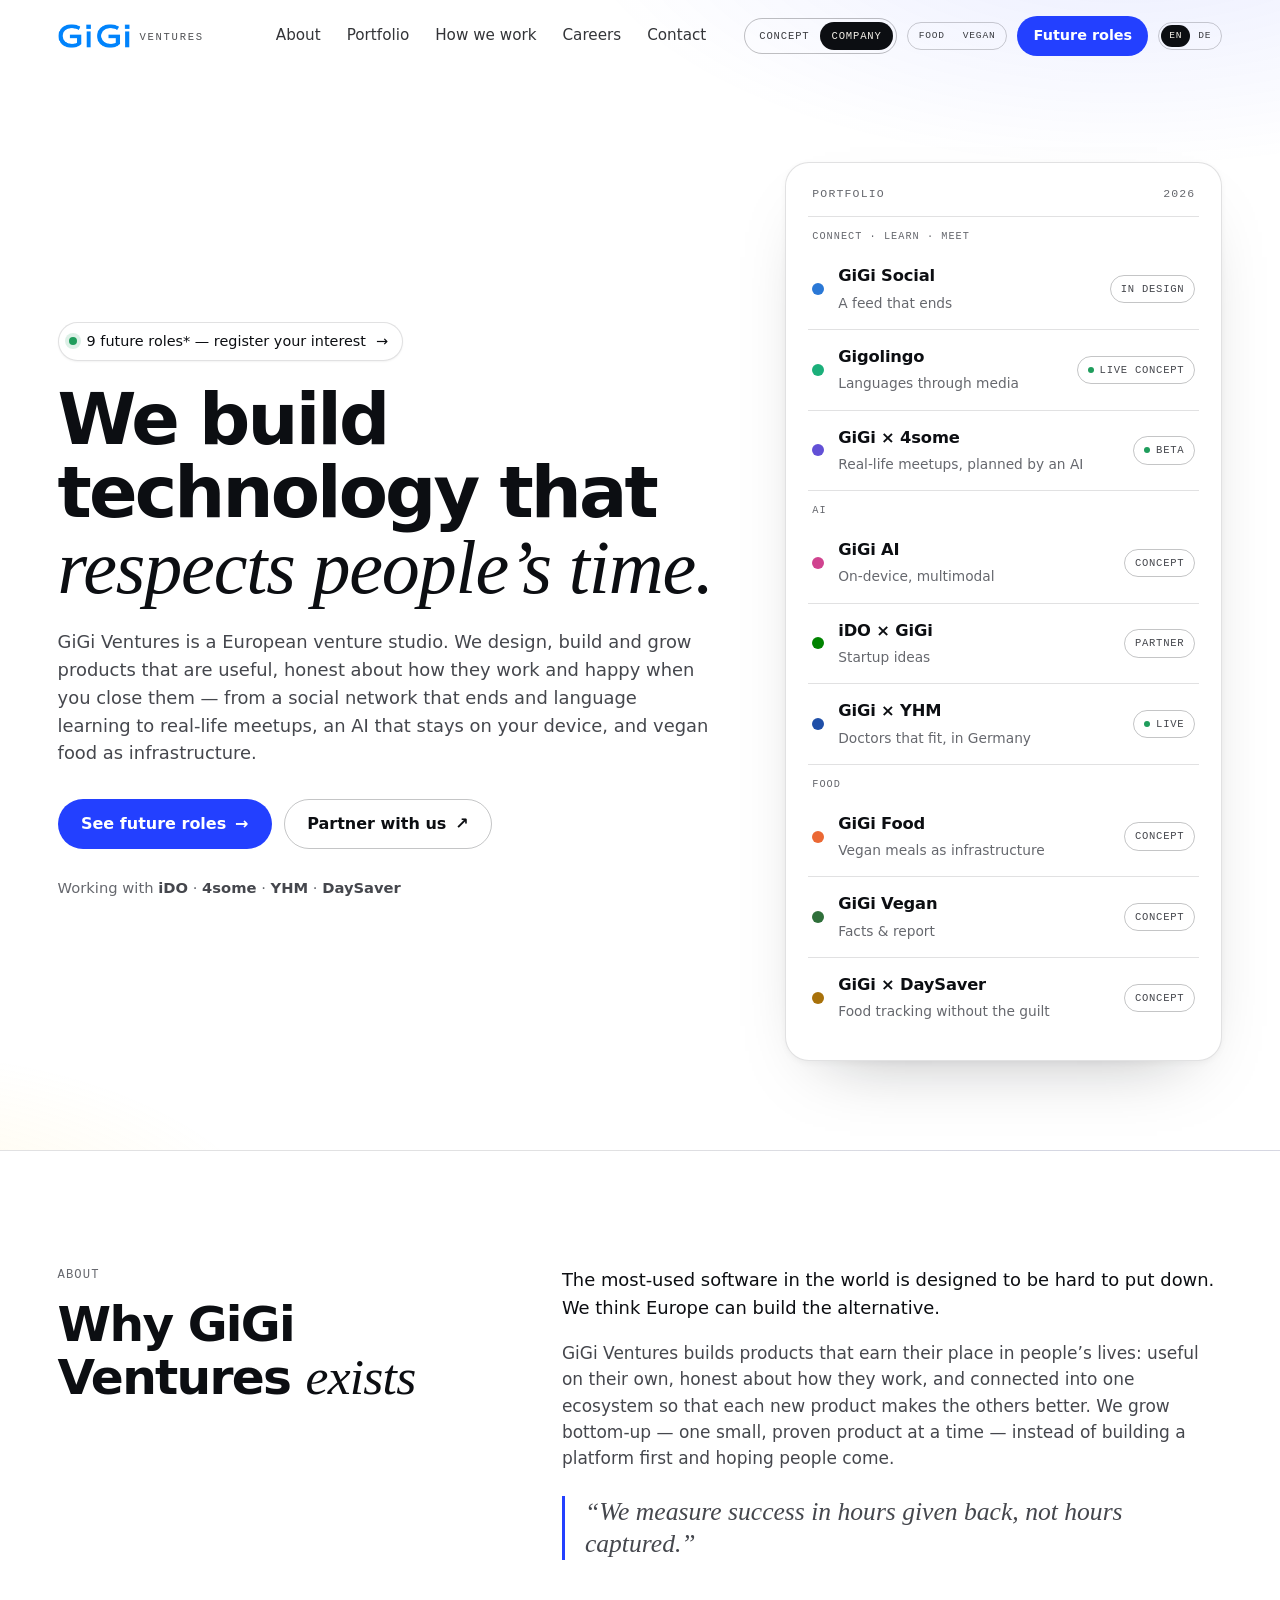
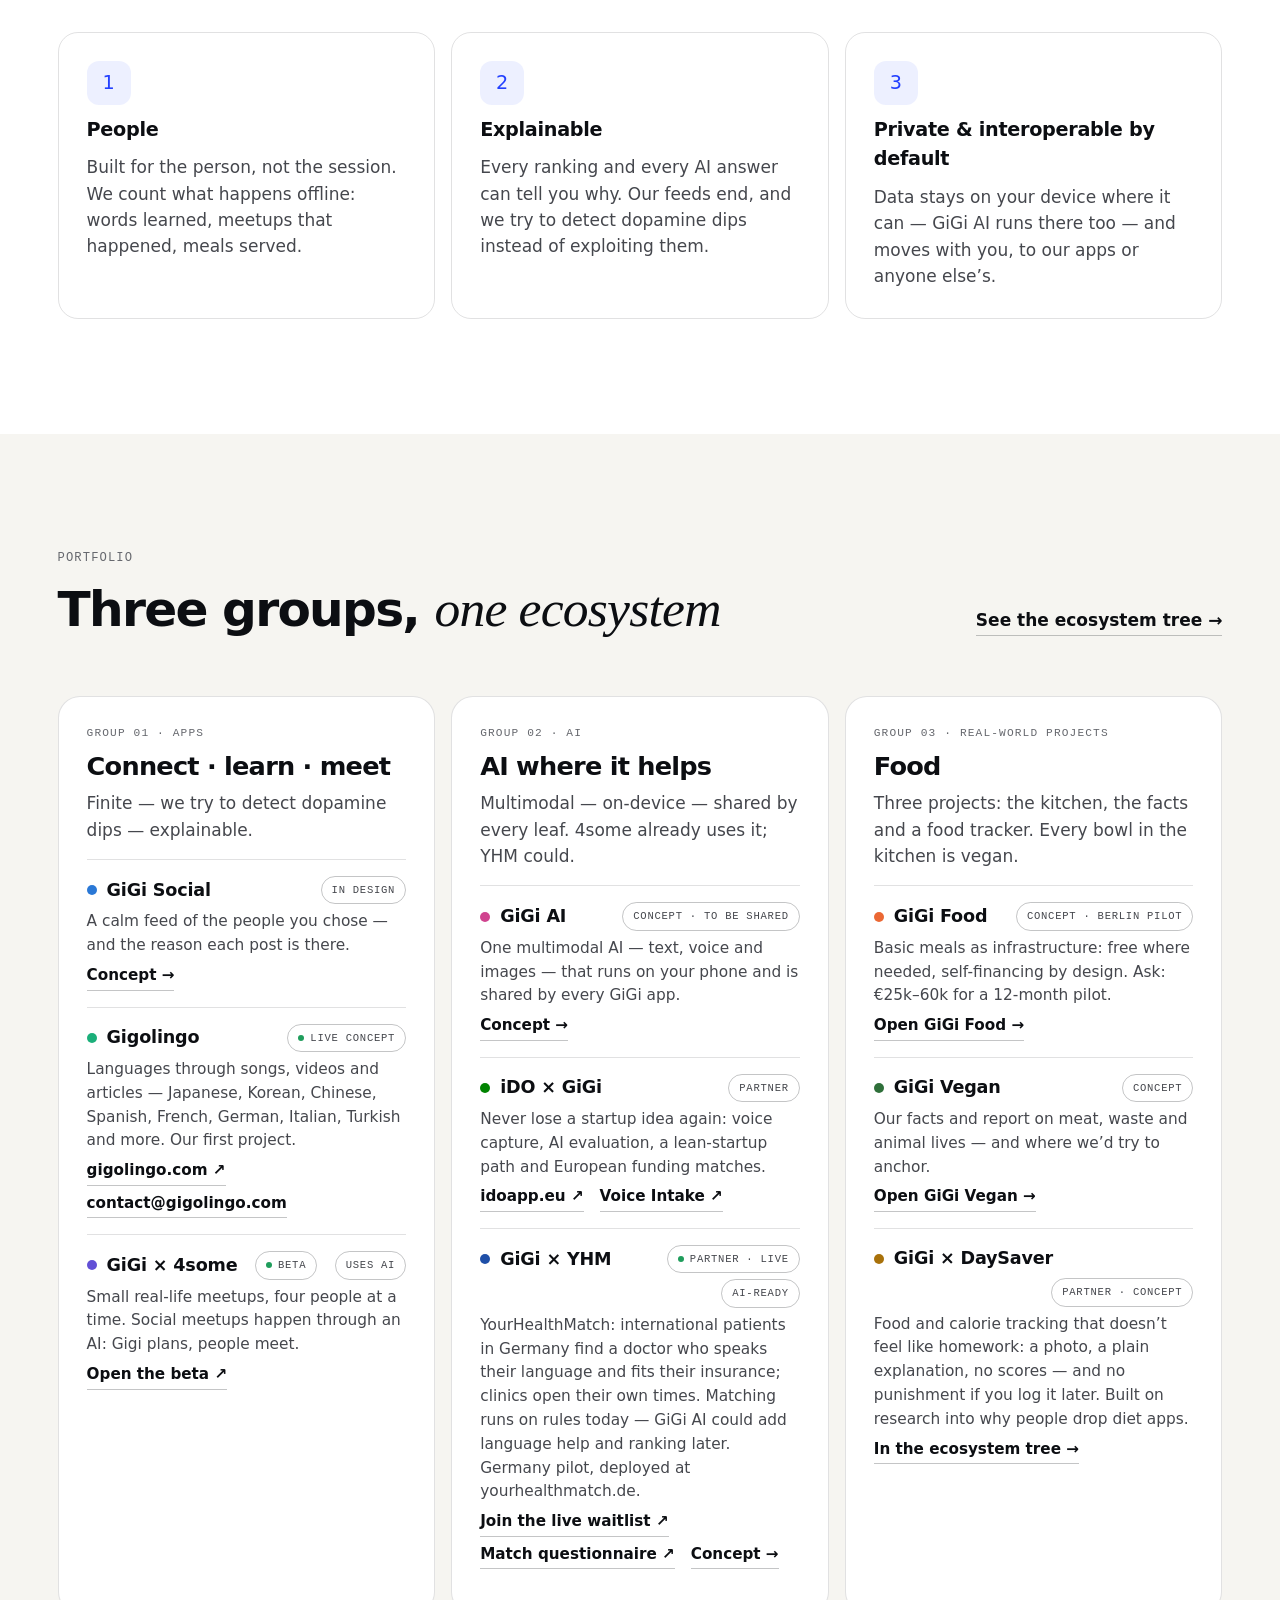
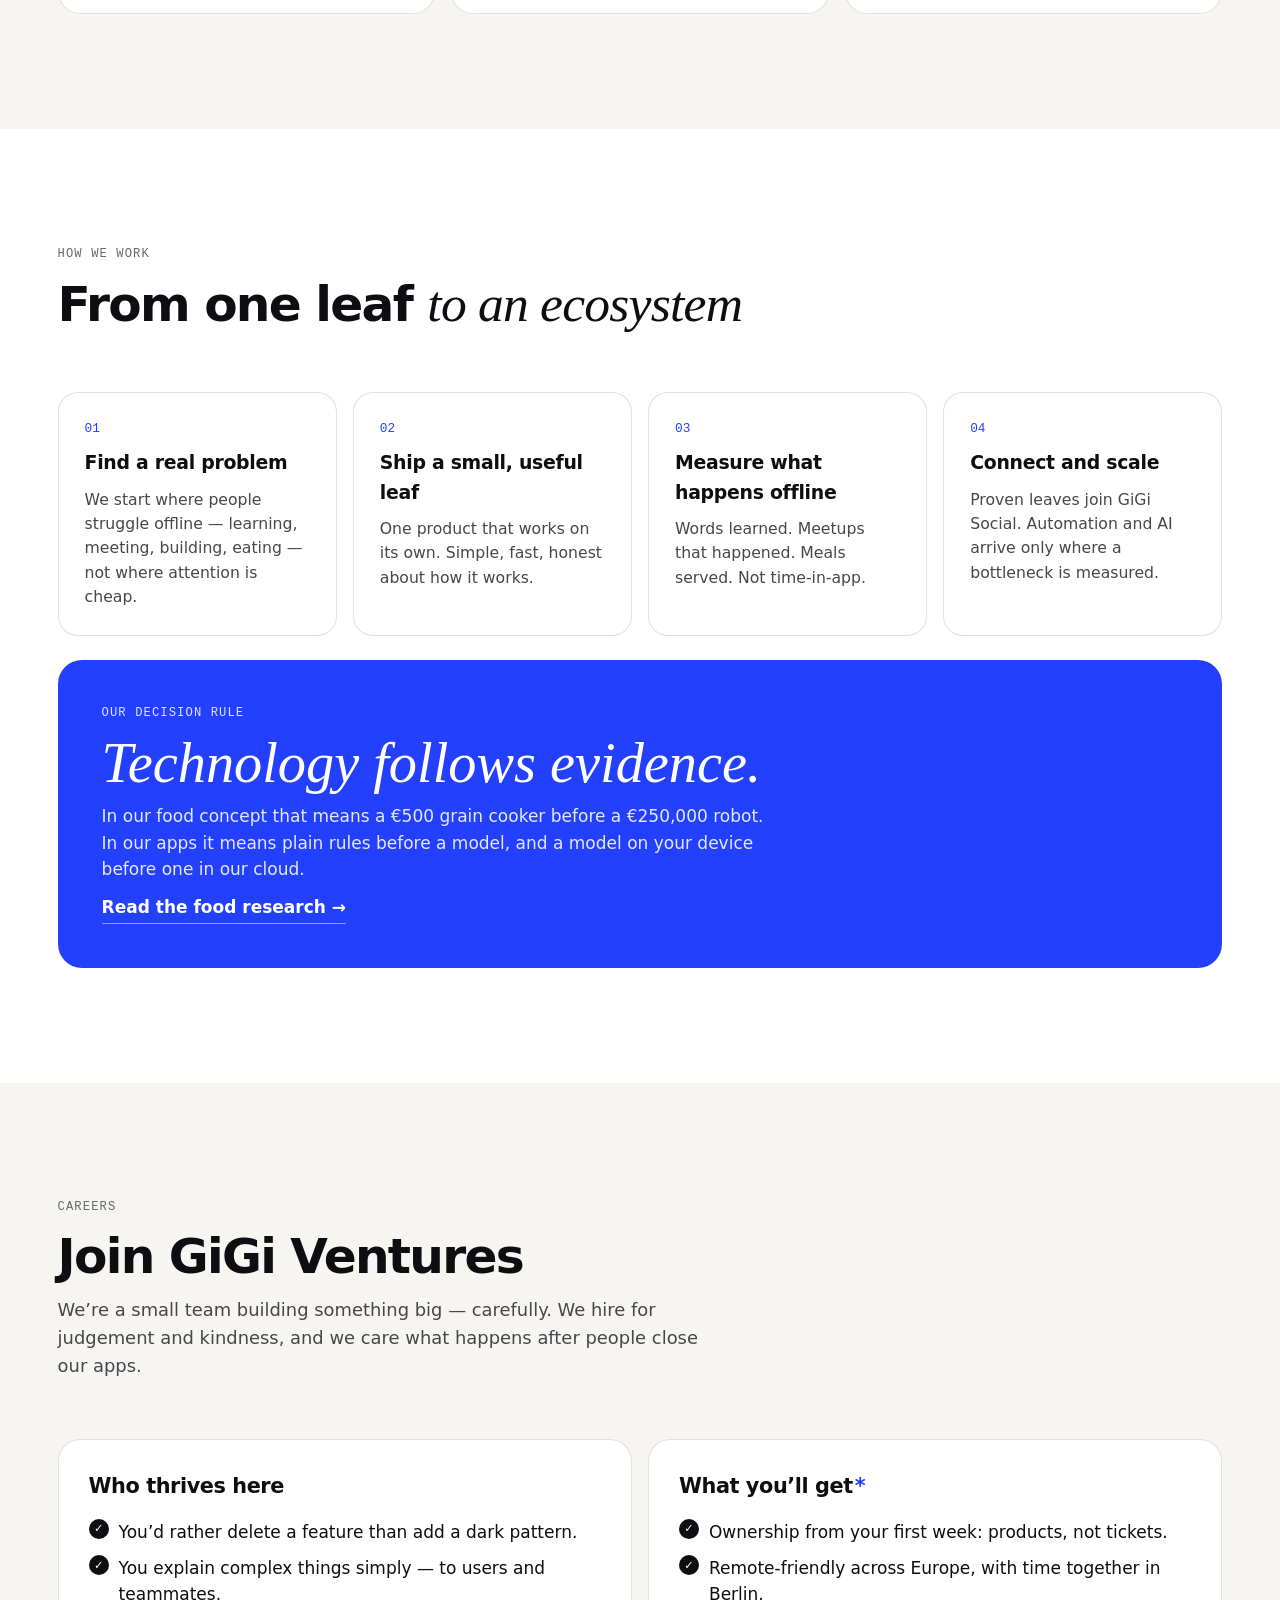
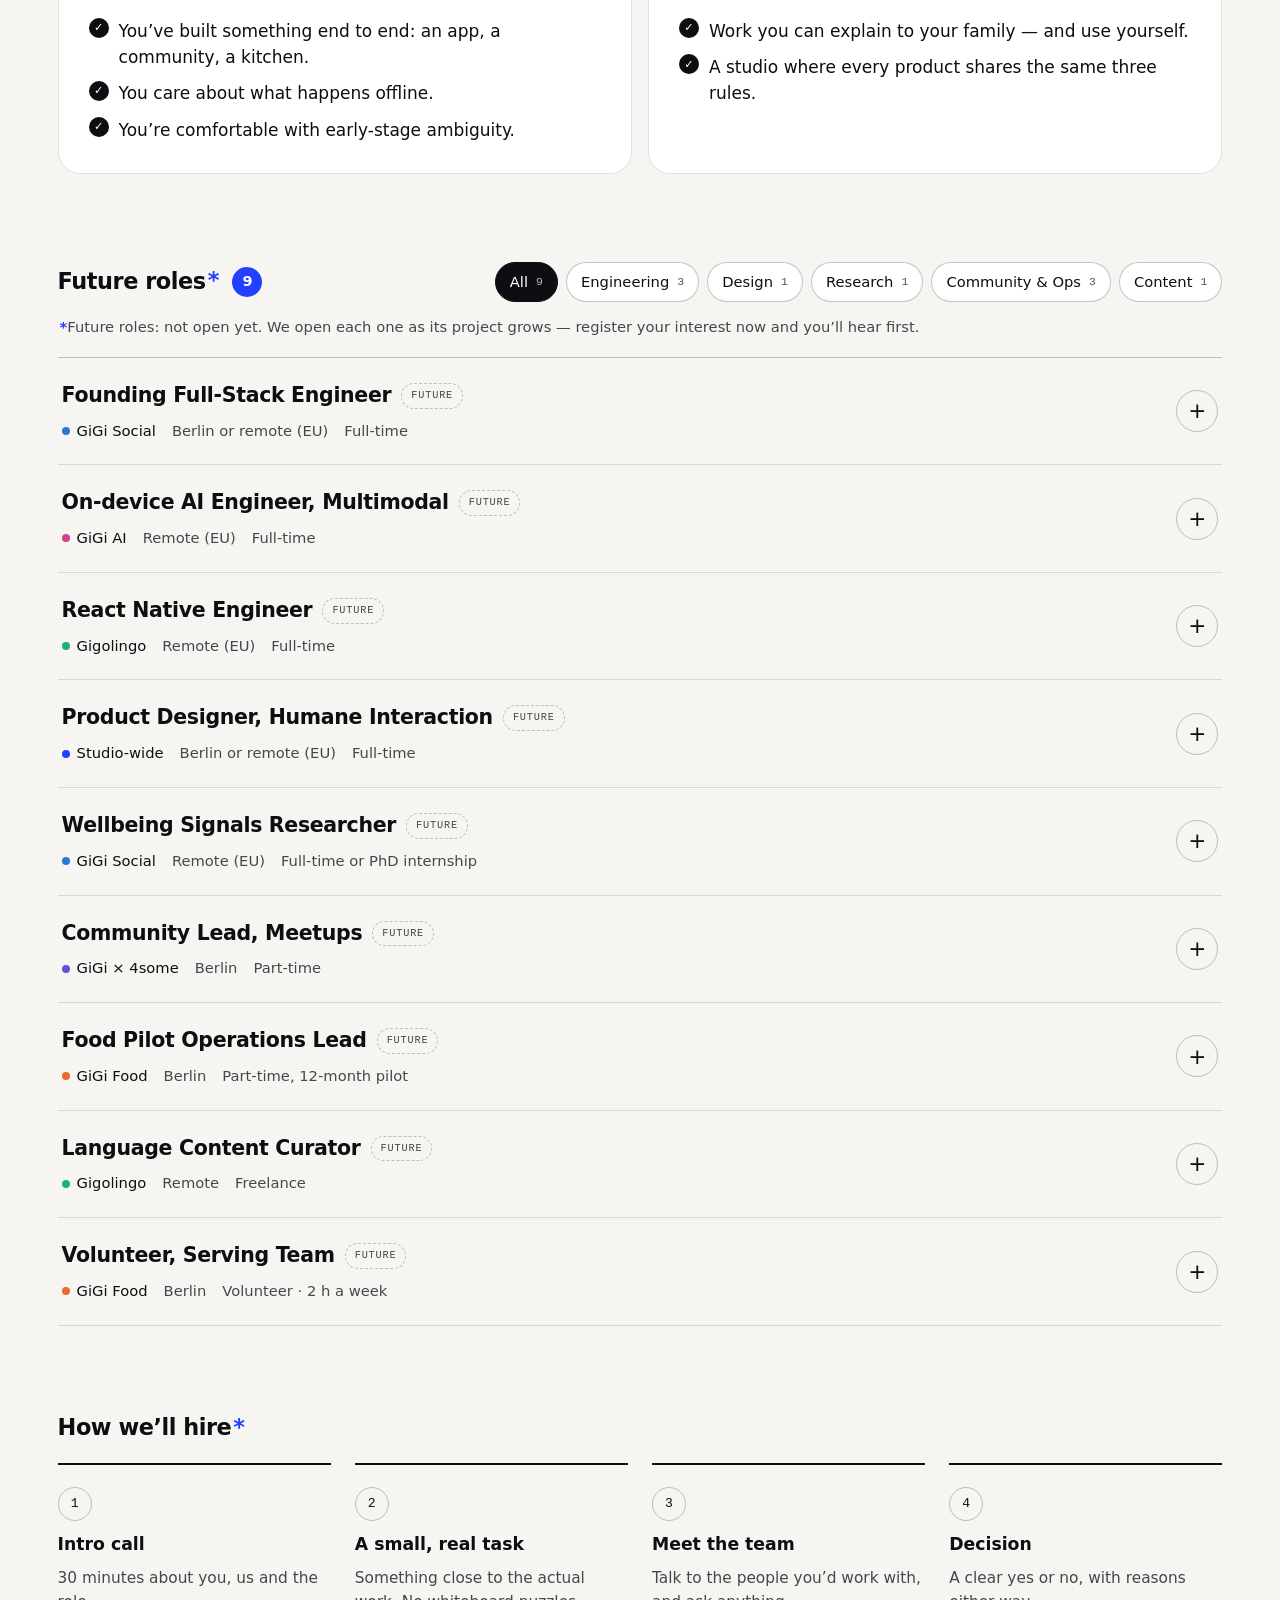
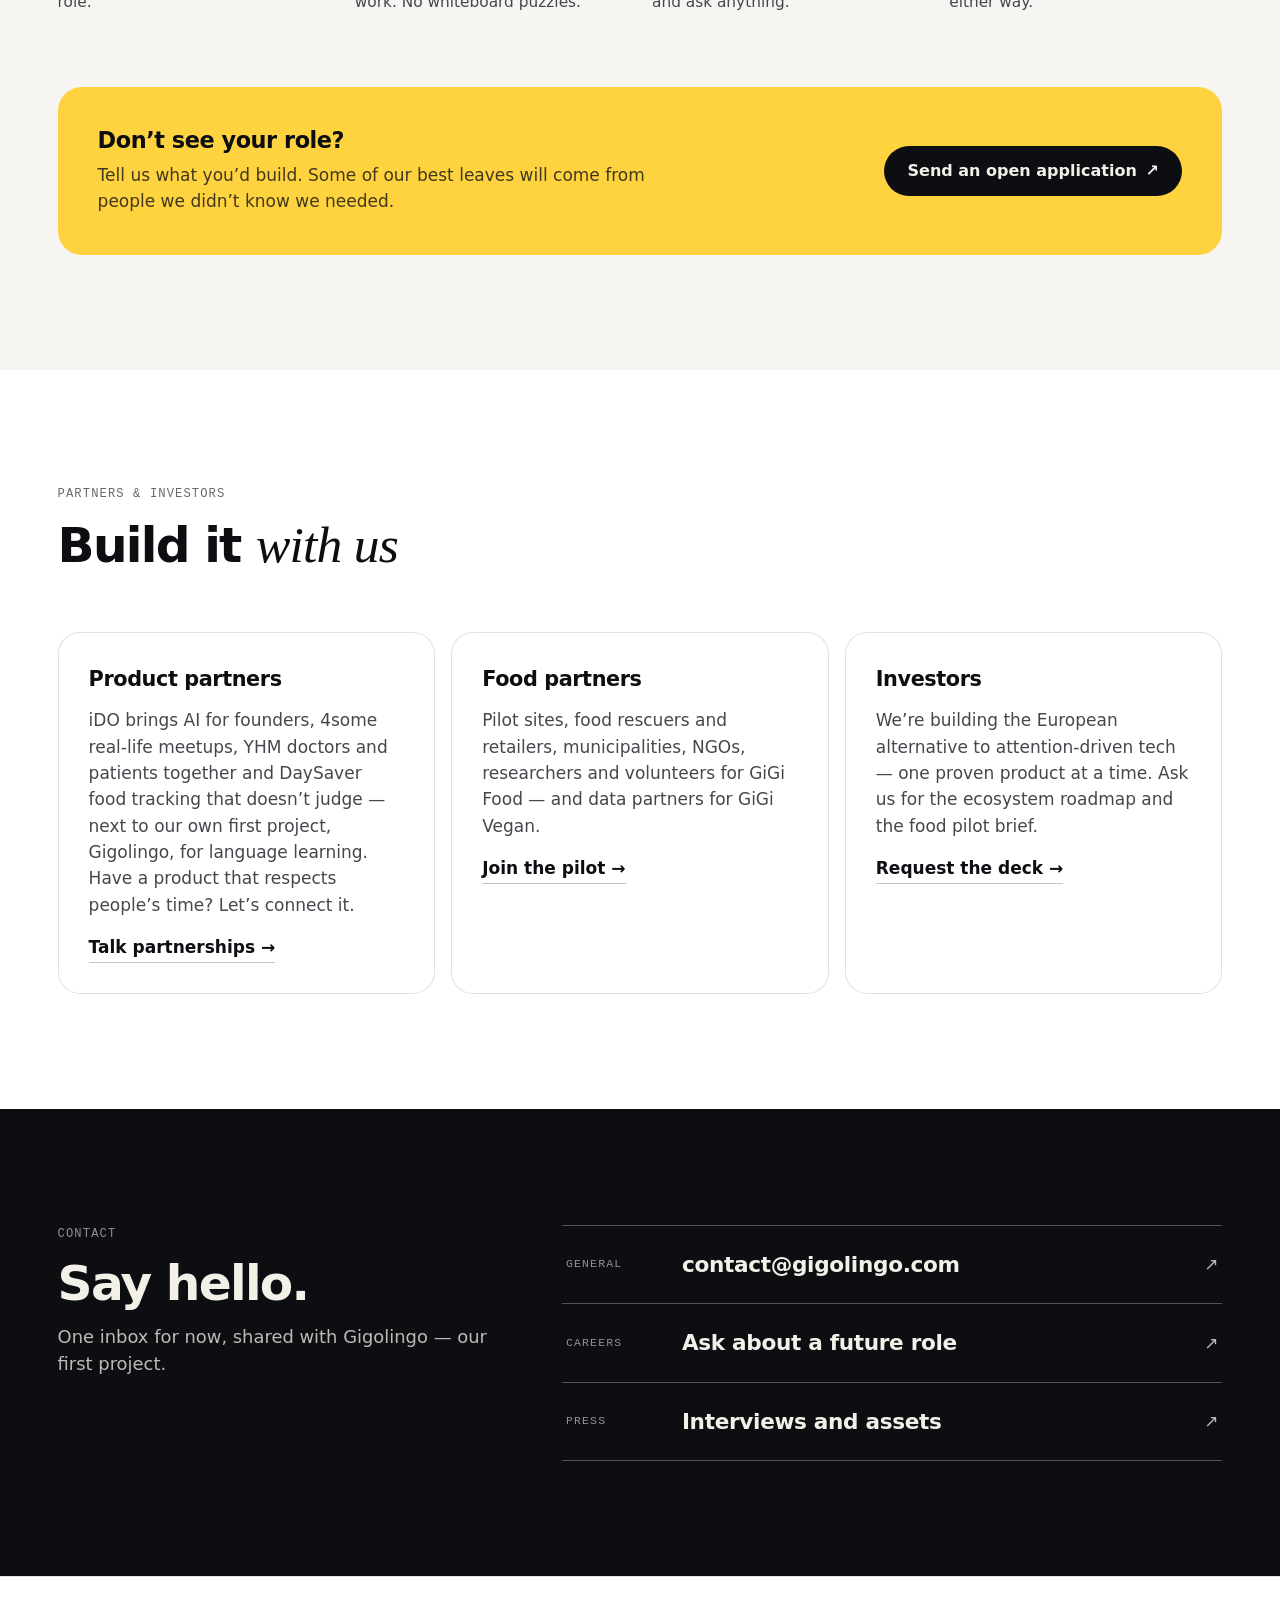
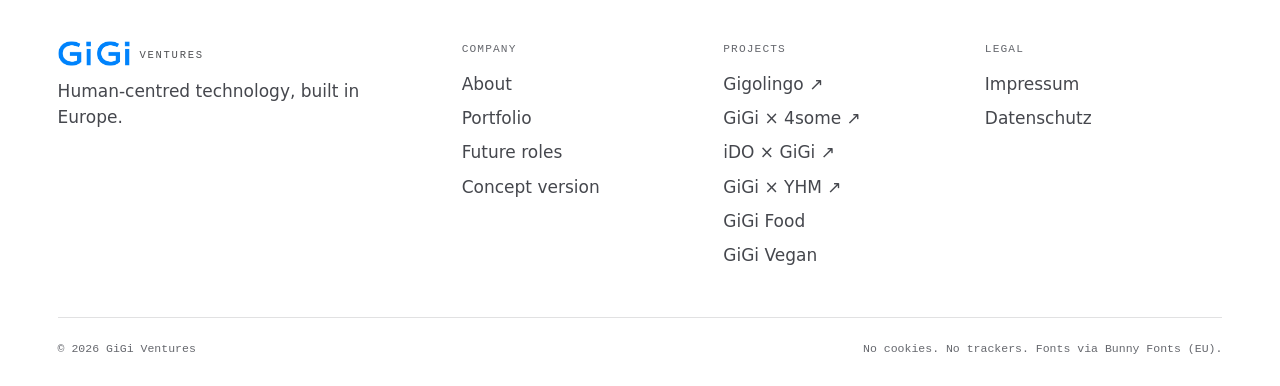
<file: company.html>
<!doctype html>
<html lang="en" class="no-js">
<head>
  <meta charset="utf-8">
  <meta name="viewport" content="width=device-width, initial-scale=1, viewport-fit=cover">
  <title>GiGi Ventures — European venture studio for human-centred technology</title>
  <meta name="description" content="GiGi Ventures designs, builds and grows products that respect people’s time: GiGi Social, Gigolingo, GiGi × 4some, GiGi AI on your device, iDO × GiGi, GiGi × YHM (YourHealthMatch), GiGi × DaySaver (food tracking), and the GiGi Food and GiGi Vegan projects.">
  <meta name="theme-color" content="#ffffff">
  <meta property="og:type" content="website">
  <meta property="og:title" content="GiGi Ventures — technology that respects people’s time">
  <meta property="og:description" content="A European venture studio building technology that respects people’s time.">
  <link rel="icon" href="assets/favicon.svg" type="image/svg+xml">
  <link rel="preconnect" href="https://fonts.bunny.net" crossorigin>
  <link rel="stylesheet" href="https://fonts.bunny.net/css?family=inter-tight:400,500,600,700|bricolage-grotesque:800|instrument-serif:400,400i|jetbrains-mono:400,500&display=swap">
  <link rel="stylesheet" href="assets/css/base.css">
  <link rel="stylesheet" href="assets/css/company.css">
  <script>document.documentElement.classList.replace('no-js', 'js');</script>
  <script src="assets/js/i18n.js" data-page="company"></script>
  <script src="assets/js/shared.js" defer></script>
  <script src="assets/js/company.js" defer></script>
</head>
<body class="company">
  <a class="skip-link" href="#main">Skip to content</a>

  <header class="site-header" data-theme="light">
    <div class="wrap site-header__inner">
      <a class="logo" href="company.html" aria-label="GiGi Ventures, company home">
        <img class="logo__img" src="assets/img/gigi-logo.png" alt="" width="960" height="329" decoding="async">
        <span class="logo__sub" aria-hidden="true">Ventures</span>
      </a>
      <nav class="nav" aria-label="Primary">
        <a href="#about">About</a>
        <a href="#portfolio">Portfolio</a>
        <a href="#how">How we work</a>
        <a href="#careers">Careers</a>
        <a href="#contact">Contact</a>
      </nav>
      <div class="header-actions">
        <nav class="version-switch" aria-label="Page version">
          <a href="index.html">Concept</a>
          <a href="company.html" aria-current="page">Company</a>
        </nav>
        <nav class="sub-switch" aria-label="Food projects">
          <a href="food.html" data-p="food" aria-label="GiGi Food">Food</a>
          <a href="vegan.html" data-p="vegan" aria-label="GiGi Vegan">Vegan</a>
        </nav>
        <a class="btn btn--sm btn--blue header-cta" href="#careers">Future roles</a>
        <div class="lang-switch" role="group" aria-label="Language">
          <button type="button" data-lang-set="en" lang="en" translate="no" aria-label="English" aria-pressed="true">EN</button>
          <button type="button" data-lang-set="de" lang="de" translate="no" aria-label="Deutsch" aria-pressed="false">DE</button>
        </div>
        <button class="menu-btn" type="button" aria-expanded="false" aria-controls="mobile-menu" data-menu-toggle>
          <span class="sr-only">Menu</span>
          <span class="menu-btn__bars" aria-hidden="true"></span>
        </button>
      </div>
    </div>
  </header>
  <div class="mobile-menu" id="mobile-menu" hidden>
    <nav aria-label="Mobile">
      <a href="#about">About</a>
      <a href="#portfolio">Portfolio</a>
      <a href="#how">How we work</a>
      <a href="#careers">Careers</a>
      <a href="#partners">Partners</a>
      <a href="#contact">Contact</a>
    </nav>
    <div class="mobile-menu__foot">
      <div class="lang-switch lang-switch--menu" role="group" aria-label="Language">
        <button type="button" data-lang-set="en" lang="en" translate="no" aria-label="English" aria-pressed="true">EN</button>
        <button type="button" data-lang-set="de" lang="de" translate="no" aria-label="Deutsch" aria-pressed="false">DE</button>
      </div>
      <a class="btn btn--blue" href="#careers">See future roles <span class="btn__arrow" aria-hidden="true">→</span></a>
      <span>contact@gigolingo.com</span>
    </div>
  </div>

  <main id="main">

    <!-- Hero -->
    <section class="c-hero" aria-labelledby="c-hero-title">
      <div class="wrap c-hero__grid">
        <div class="c-hero__text">
          <a class="c-chip" href="#careers"><span class="c-chip__dot" aria-hidden="true"></span><span><span data-role-count>9</span> future roles* — register your interest</span><span aria-hidden="true">→</span></a>
          <h1 class="c-h1" id="c-hero-title">We build technology that <span class="serif">respects people’s time.</span></h1>
          <p class="c-lead">GiGi Ventures is a European venture studio. We design, build and grow products that are useful, honest about how they work and happy when you close them — from a social network that ends and language learning to real-life meetups, an AI that stays on your device, and vegan food as infrastructure.</p>
          <div class="c-hero__actions">
            <a class="btn btn--blue" href="#careers">See future roles <span class="btn__arrow" aria-hidden="true">→</span></a>
            <a class="btn btn--ghost" href="mailto:contact@gigolingo.com?subject=Product%20partnership%20%E2%80%94%20GiGi%20Ventures&amp;body=Hello%20GiGi%20Ventures%2C%0D%0A%0D%0AI%E2%80%99d%20like%20to%20talk%20about%20a%20partnership.%0D%0A%0D%0AWho%20we%20are%3A%0D%0AWhat%20we%20could%20build%20together%3A%0D%0A">Partner with us <span class="btn__arrow btn__arrow--ne" aria-hidden="true">↗</span></a>
          </div>
          <p class="c-hero__note">Working with <strong>iDO</strong> · <strong>4some</strong> · <strong>YHM</strong> · <strong>DaySaver</strong></p>
        </div>

        <div class="c-panel" aria-labelledby="c-panel-title">
          <div class="c-panel__head">
            <p id="c-panel-title">Portfolio</p>
            <span>2026</span>
          </div>
          <p class="c-panel__group">Connect · learn · meet</p>
          <ul class="c-panel__list" role="list">
            <li style="--c: var(--p-social)"><span class="c-panel__dot" aria-hidden="true"></span><div><strong>GiGi Social</strong><span>A feed that ends</span></div><span class="status">In design</span></li>
            <li style="--c: var(--p-lingo)"><span class="c-panel__dot" aria-hidden="true"></span><div><strong>Gigolingo</strong><span>Languages through media</span></div><span class="status status--live">Live concept</span></li>
            <li style="--c: var(--p-some)"><span class="c-panel__dot" aria-hidden="true"></span><div><strong>GiGi × 4some</strong><span>Real-life meetups, planned by an AI</span></div><span class="status status--live">Beta</span></li>
          </ul>
          <p class="c-panel__group">AI</p>
          <ul class="c-panel__list" role="list">
            <li style="--c: var(--p-ai)"><span class="c-panel__dot" aria-hidden="true"></span><div><strong>GiGi AI</strong><span>On-device, multimodal</span></div><span class="status">Concept</span></li>
            <li style="--c: var(--p-ido)"><span class="c-panel__dot" aria-hidden="true"></span><div><strong>iDO × GiGi</strong><span>Startup ideas</span></div><span class="status">Partner</span></li>
            <li style="--c: var(--p-yhm)"><span class="c-panel__dot" aria-hidden="true"></span><div><strong>GiGi × YHM</strong><span>Doctors that fit, in Germany</span></div><span class="status status--live">Live</span></li>
          </ul>
          <p class="c-panel__group">Food</p>
          <ul class="c-panel__list" role="list">
            <li style="--c: var(--p-food)"><span class="c-panel__dot" aria-hidden="true"></span><div><strong>GiGi Food</strong><span>Vegan meals as infrastructure</span></div><span class="status">Concept</span></li>
            <li style="--c: var(--p-vegan)"><span class="c-panel__dot" aria-hidden="true"></span><div><strong>GiGi Vegan</strong><span>Facts &amp; report</span></div><span class="status">Concept</span></li>
            <li style="--c: var(--p-daysaver)"><span class="c-panel__dot" aria-hidden="true"></span><div><strong>GiGi × DaySaver</strong><span>Food tracking without the guilt</span></div><span class="status">Concept</span></li>
          </ul>
        </div>
      </div>
    </section>

    <!-- About -->
    <section id="about" class="c-section" aria-labelledby="about-title">
      <div class="wrap c-split">
        <div class="c-split__head">
          <p class="eyebrow">About</p>
          <h2 class="c-h2" id="about-title">Why GiGi Ventures <span class="serif">exists</span></h2>
        </div>
        <div class="c-prose">
          <p class="c-lead">The most-used software in the world is designed to be hard to put down. We think Europe can build the alternative.</p>
          <p>GiGi Ventures builds products that earn their place in people’s lives: useful on their own, honest about how they work, and connected into one ecosystem so that each new product makes the others better. We grow bottom-up — one small, proven product at a time — instead of building a platform first and hoping people come.</p>
          <blockquote class="c-quote"><p>“We measure success in hours given back, not hours captured.”</p></blockquote>
        </div>
      </div>
      <div class="wrap">
        <ul class="c-diff" role="list">
          <li>
            <span class="c-diff__icon" aria-hidden="true">1</span>
            <h3>People</h3>
            <p>Built for the person, not the session. We count what happens offline: words learned, meetups that happened, meals served.</p>
          </li>
          <li>
            <span class="c-diff__icon" aria-hidden="true">2</span>
            <h3>Explainable</h3>
            <p>Every ranking and every AI answer can tell you why. Our feeds end, and we try to detect dopamine dips instead of exploiting them.</p>
          </li>
          <li>
            <span class="c-diff__icon" aria-hidden="true">3</span>
            <h3>Private &amp; interoperable by default</h3>
            <p>Data stays on your device where it can — GiGi AI runs there too — and moves with you, to our apps or anyone else’s.</p>
          </li>
        </ul>
      </div>
    </section>

    <!-- Portfolio -->
    <section id="portfolio" class="c-section c-section--alt" aria-labelledby="portfolio-title">
      <div class="wrap">
        <header class="c-head c-head--row">
          <div>
            <p class="eyebrow">Portfolio</p>
            <h2 class="c-h2" id="portfolio-title">Three groups, <span class="serif">one ecosystem</span></h2>
          </div>
          <a class="link" href="index.html#ecosystem">See the ecosystem tree <span aria-hidden="true">→</span></a>
        </header>

        <div class="c-groups">
          <article class="c-group">
            <p class="c-group__kicker">Group 01 · apps</p>
            <h3 class="c-group__title">Connect · learn · meet</h3>
            <p class="c-group__text">Finite — we try to detect dopamine dips — explainable.</p>
            <ul class="c-group__list" role="list">
              <li style="--c: var(--p-social)">
                <div class="c-group__row"><span class="c-group__dot" aria-hidden="true"></span><strong>GiGi Social</strong><span class="status">In design</span></div>
                <p>A calm feed of the people you chose — and the reason each post is there.</p>
                <a class="link" href="index.html#social">Concept <span aria-hidden="true">→</span></a>
              </li>
              <li style="--c: var(--p-lingo)">
                <div class="c-group__row"><span class="c-group__dot" aria-hidden="true"></span><strong>Gigolingo</strong><span class="status status--live">Live concept</span></div>
                <p>Languages through songs, videos and articles — Japanese, Korean, Chinese, Spanish, French, German, Italian, Turkish and more. Our first project.</p>
                <span class="c-group__links"><a class="link" href="https://gigolingo.com" target="_blank" rel="noopener">gigolingo.com <span aria-hidden="true">↗</span></a> <a class="link" href="mailto:contact@gigolingo.com">contact@gigolingo.com</a></span>
              </li>
              <li style="--c: var(--p-some)">
                <div class="c-group__row"><span class="c-group__dot" aria-hidden="true"></span><strong>GiGi × 4some</strong><span class="status status--live">Beta</span><span class="status">Uses AI</span></div>
                <p>Small real-life meetups, four people at a time. Social meetups happen through an AI: Gigi plans, people meet.</p>
                <a class="link" href="https://0some.netlify.app" target="_blank" rel="noopener">Open the beta <span aria-hidden="true">↗</span></a>
              </li>
            </ul>
          </article>

          <article class="c-group">
            <p class="c-group__kicker">Group 02 · AI</p>
            <h3 class="c-group__title">AI where it helps</h3>
            <p class="c-group__text">Multimodal — on-device — shared by every leaf. 4some already uses it; YHM could.</p>
            <ul class="c-group__list" role="list">
              <li style="--c: var(--p-ai)">
                <div class="c-group__row"><span class="c-group__dot" aria-hidden="true"></span><strong>GiGi AI</strong><span class="status">Concept · to be shared</span></div>
                <p>One multimodal AI — text, voice and images — that runs on your phone and is shared by every GiGi app.</p>
                <a class="link" href="index.html#ai">Concept <span aria-hidden="true">→</span></a>
              </li>
              <li style="--c: var(--p-ido)">
                <div class="c-group__row"><span class="c-group__dot" aria-hidden="true"></span><strong>iDO × GiGi</strong><span class="status">Partner</span></div>
                <p>Never lose a startup idea again: voice capture, AI evaluation, a lean-startup path and European funding matches.</p>
                <span class="c-group__links"><a class="link" href="https://idoapp.eu" target="_blank" rel="noopener">idoapp.eu <span aria-hidden="true">↗</span></a> <a class="link" href="https://startup-voice-intake.netlify.app" target="_blank" rel="noopener">Voice Intake <span aria-hidden="true">↗</span></a></span>
              </li>
              <li style="--c: var(--p-yhm)">
                <div class="c-group__row"><span class="c-group__dot" aria-hidden="true"></span><strong>GiGi × YHM</strong><span class="status status--live">Partner · live</span><span class="status">AI-ready</span></div>
                <p>YourHealthMatch: international patients in Germany find a doctor who speaks their language and fits their insurance; clinics open their own times. Matching runs on rules today — GiGi AI could add language help and ranking later. Germany pilot, deployed at yourhealthmatch.de.</p>
                <span class="c-group__links"><a class="link" href="https://yourhealthmatch.de/#join" target="_blank" rel="noopener">Join the live waitlist <span aria-hidden="true">↗</span></a> <a class="link" href="https://yourhealthmatch.de/patient/requirements" target="_blank" rel="noopener">Match questionnaire <span aria-hidden="true">↗</span></a> <a class="link" href="index.html#health">Concept <span aria-hidden="true">→</span></a></span>
              </li>
            </ul>
          </article>

          <article class="c-group">
            <p class="c-group__kicker">Group 03 · real-world projects</p>
            <h3 class="c-group__title">Food</h3>
            <p class="c-group__text">Three projects: the kitchen, the facts and a food tracker. Every bowl in the kitchen is vegan.</p>
            <ul class="c-group__list" role="list">
              <li style="--c: var(--p-food)">
                <div class="c-group__row"><span class="c-group__dot" aria-hidden="true"></span><strong>GiGi Food</strong><span class="status">Concept · Berlin pilot</span></div>
                <p>Basic meals as infrastructure: free where needed, self-financing by design. Ask: €25k–60k for a 12-month pilot.</p>
                <a class="link" href="food.html">Open GiGi Food <span aria-hidden="true">→</span></a>
              </li>
              <li style="--c: var(--p-vegan)">
                <div class="c-group__row"><span class="c-group__dot" aria-hidden="true"></span><strong>GiGi Vegan</strong><span class="status">Concept</span></div>
                <p>Our facts and report on meat, waste and animal lives — and where we’d try to anchor.</p>
                <a class="link" href="vegan.html">Open GiGi Vegan <span aria-hidden="true">→</span></a>
              </li>
              <li style="--c: var(--p-daysaver)">
                <div class="c-group__row"><span class="c-group__dot" aria-hidden="true"></span><strong>GiGi × DaySaver</strong><span class="status">Partner · concept</span></div>
                <p>Food and calorie tracking that doesn’t feel like homework: a photo, a plain explanation, no scores — and no punishment if you log it later. Built on research into why people drop diet apps.</p>
                <a class="link" href="index.html#ecosystem">In the ecosystem tree <span aria-hidden="true">→</span></a>
              </li>
            </ul>
          </article>
        </div>
      </div>
    </section>

    <!-- How we work -->
    <section id="how" class="c-section" aria-labelledby="how-title">
      <div class="wrap">
        <header class="c-head">
          <p class="eyebrow">How we work</p>
          <h2 class="c-h2" id="how-title">From one leaf <span class="serif">to an ecosystem</span></h2>
        </header>
        <ol class="c-steps" role="list">
          <li><span class="c-steps__num">01</span><h3>Find a real problem</h3><p>We start where people struggle offline — learning, meeting, building, eating — not where attention is cheap.</p></li>
          <li><span class="c-steps__num">02</span><h3>Ship a small, useful leaf</h3><p>One product that works on its own. Simple, fast, honest about how it works.</p></li>
          <li><span class="c-steps__num">03</span><h3>Measure what happens offline</h3><p>Words learned. Meetups that happened. Meals served. Not time-in-app.</p></li>
          <li><span class="c-steps__num">04</span><h3>Connect and scale</h3><p>Proven leaves join GiGi Social. Automation and AI arrive only where a bottleneck is measured.</p></li>
        </ol>
        <div class="c-rule">
          <p class="eyebrow">Our decision rule</p>
          <p class="c-rule__text">Technology follows evidence.</p>
          <p class="c-rule__body">In our food concept that means a €500 grain cooker before a €250,000 robot. In our apps it means plain rules before a model, and a model on your device before one in our cloud.</p>
          <a class="link" href="food.html#finding">Read the food research <span aria-hidden="true">→</span></a>
        </div>
      </div>
    </section>

    <!-- Careers -->
    <section id="careers" class="c-section c-section--alt c-careers" aria-labelledby="careers-title">
      <div class="wrap">
        <header class="c-head">
          <p class="eyebrow">Careers</p>
          <h2 class="c-h2" id="careers-title">Join GiGi Ventures</h2>
          <p class="c-lead">We’re a small team building something big — carefully. We hire for judgement and kindness, and we care what happens after people close our apps.</p>
        </header>

        <div class="c-culture">
          <div class="c-culture__card">
            <h3>Who thrives here</h3>
            <ul class="c-checks" role="list">
              <li>You’d rather delete a feature than add a dark pattern.</li>
              <li>You explain complex things simply — to users and teammates.</li>
              <li>You’ve built something end to end: an app, a community, a kitchen.</li>
              <li>You care about what happens offline.</li>
              <li>You’re comfortable with early-stage ambiguity.</li>
            </ul>
          </div>
          <div class="c-culture__card">
            <h3>What you’ll get<span class="c-future">*</span></h3>
            <ul class="c-checks" role="list">
              <li>Ownership from your first week: products, not tickets.</li>
              <li>Remote-friendly across Europe, with time together in Berlin.</li>
              <li>Work you can explain to your family — and use yourself.</li>
              <li>A studio where every product shares the same three rules.</li>
            </ul>
          </div>
        </div>

        <div class="c-jobs">
          <div class="c-jobs__head">
            <h3 class="c-h3">Future roles<span class="c-future">*</span> <span class="c-count" data-role-count>9</span></h3>
            <div class="c-filters" role="group" aria-label="Filter roles by team" data-filters>
              <button type="button" aria-pressed="true" data-filter="all">All</button>
              <button type="button" aria-pressed="false" data-filter="Engineering">Engineering</button>
              <button type="button" aria-pressed="false" data-filter="Design">Design</button>
              <button type="button" aria-pressed="false" data-filter="Research">Research</button>
              <button type="button" aria-pressed="false" data-filter="Community &amp; Ops">Community &amp; Ops</button>
              <button type="button" aria-pressed="false" data-filter="Content">Content</button>
            </div>
          </div>
          <p class="c-future-note"><span class="c-future">*</span>Future roles: not open yet. We open each one as its project grows — register your interest now and you’ll hear first.</p>

          <div class="c-roles" data-roles>
            <details class="role" id="role-founding-engineer" data-role data-team="Engineering">
              <summary>
                <span class="role__title">Founding Full-Stack Engineer <span class="tag">Future</span></span>
                <span class="role__meta"><span class="role__project" style="--c: var(--p-social)">GiGi Social</span><span>Berlin or remote (EU)</span><span>Full-time</span></span>
                <span class="role__toggle" aria-hidden="true"></span>
              </summary>
              <div class="role__body">
                <p>Build the first version of a social network that ends: finite feeds, a ranking anyone can understand, and wellbeing signals that stay on the device.</p>
                <div class="role__cols">
                  <div><h4>What you’ll do</h4><ul role="list"><li>Ship the GiGi Social web app end to end (TypeScript, Next.js, Postgres).</li><li>Build the explainable ranking and its “Why this?” answers.</li><li>Connect Gigolingo, 4some and iDO through one shared account.</li></ul></div>
                  <div><h4>You might be a fit if</h4><ul role="list"><li>You have shipped a product that real people use.</li><li>You can explain a ranking function to a 14-year-old.</li><li>You would rather delete a feature than add a dark pattern.</li></ul></div>
                </div>
                <a class="btn btn--blue" href="mailto:contact@gigolingo.com?subject=Future%20role%3A%20Founding%20Full-Stack%20Engineer">Register interest <span class="btn__arrow btn__arrow--ne" aria-hidden="true">↗</span></a>
              </div>
            </details>

            <details class="role" id="role-on-device-ai" data-role data-team="Engineering">
              <summary>
                <span class="role__title">On-device AI Engineer, Multimodal <span class="tag">Future</span></span>
                <span class="role__meta"><span class="role__project" style="--c: var(--p-ai)">GiGi AI</span><span>Remote (EU)</span><span>Full-time</span></span>
                <span class="role__toggle" aria-hidden="true"></span>
              </summary>
              <div class="role__body">
                <p>Make one small multimodal model — text, voice and images — run well on people’s phones, shared by every GiGi app.</p>
                <div class="role__cols">
                  <div><h4>What you’ll do</h4><ul role="list"><li>Fit, quantise and ship models that run on iOS and Android.</li><li>Design one on-device AI layer the whole ecosystem can share.</li><li>Make every answer explainable, and keep data on the device.</li></ul></div>
                  <div><h4>You might be a fit if</h4><ul role="list"><li>You have shipped on-device ML (Core ML, ExecuTorch, llama.cpp or similar).</li><li>You care about battery, memory and latency as much as accuracy.</li><li>You think privacy is an architecture, not a policy page.</li></ul></div>
                </div>
                <a class="btn btn--blue" href="mailto:contact@gigolingo.com?subject=Future%20role%3A%20On-device%20AI%20Engineer">Register interest <span class="btn__arrow btn__arrow--ne" aria-hidden="true">↗</span></a>
              </div>
            </details>

            <details class="role" id="role-react-native" data-role data-team="Engineering">
              <summary>
                <span class="role__title">React Native Engineer <span class="tag">Future</span></span>
                <span class="role__meta"><span class="role__project" style="--c: var(--p-lingo)">Gigolingo</span><span>Remote (EU)</span><span>Full-time</span></span>
                <span class="role__toggle" aria-hidden="true"></span>
              </summary>
              <div class="role__body">
                <p>Grow our first project: language learning from the songs, videos and articles people already love.</p>
                <div class="role__cols">
                  <div><h4>What you’ll do</h4><ul role="list"><li>Build features in React Native and Expo for iOS, Android and the web.</li><li>Improve spaced repetition and the word-card flow.</li><li>Bring learning words into GiGi Social.</li></ul></div>
                  <div><h4>You might be a fit if</h4><ul role="list"><li>You have strong TypeScript and React Native experience.</li><li>You care about performance on low-end phones.</li><li>Bonus: you are learning a language yourself.</li></ul></div>
                </div>
                <a class="btn btn--blue" href="mailto:contact@gigolingo.com?subject=Future%20role%3A%20React%20Native%20Engineer">Register interest <span class="btn__arrow btn__arrow--ne" aria-hidden="true">↗</span></a>
              </div>
            </details>

            <details class="role" id="role-product-designer" data-role data-team="Design">
              <summary>
                <span class="role__title">Product Designer, Humane Interaction <span class="tag">Future</span></span>
                <span class="role__meta"><span class="role__project" style="--c: var(--blue)">Studio-wide</span><span>Berlin or remote (EU)</span><span>Full-time</span></span>
                <span class="role__toggle" aria-hidden="true"></span>
              </summary>
              <div class="role__body">
                <p>Design products that end well: clear stopping points and explanations people actually read.</p>
                <div class="role__cols">
                  <div><h4>What you’ll do</h4><ul role="list"><li>Own design for GiGi Social from concept to release.</li><li>Build one design system across our apps.</li><li>Run research with real people, including people who rarely use tech.</li></ul></div>
                  <div><h4>You might be a fit if</h4><ul role="list"><li>Your portfolio shows shipped product work.</li><li>You write as carefully as you draw.</li><li>You have opinions about dark patterns — and alternatives to them.</li></ul></div>
                </div>
                <a class="btn btn--blue" href="mailto:contact@gigolingo.com?subject=Future%20role%3A%20Product%20Designer">Register interest <span class="btn__arrow btn__arrow--ne" aria-hidden="true">↗</span></a>
              </div>
            </details>

            <details class="role" id="role-wellbeing-research" data-role data-team="Research">
              <summary>
                <span class="role__title">Wellbeing Signals Researcher <span class="tag">Future</span></span>
                <span class="role__meta"><span class="role__project" style="--c: var(--p-social)">GiGi Social</span><span>Remote (EU)</span><span>Full-time or PhD internship</span></span>
                <span class="role__toggle" aria-hidden="true"></span>
              </summary>
              <div class="role__body">
                <p>Help us try to detect “dopamine dips” — careful, privacy-preserving signals of compulsive use, on the device, not in a data lake.</p>
                <div class="role__cols">
                  <div><h4>What you’ll do</h4><ul role="list"><li>Define behavioural signals (scroll speed, dwell time, time of day) and test whether they hold up.</li><li>Design on-device models whose data never leaves the phone.</li><li>Publish what we learn — including what doesn’t work.</li></ul></div>
                  <div><h4>You might be a fit if</h4><ul role="list"><li>You have a background in HCI, psychology or ML.</li><li>You are comfortable with small data and careful claims.</li><li>You know the difference between a proxy and a measurement.</li></ul></div>
                </div>
                <a class="btn btn--blue" href="mailto:contact@gigolingo.com?subject=Future%20role%3A%20Wellbeing%20Signals%20Researcher">Register interest <span class="btn__arrow btn__arrow--ne" aria-hidden="true">↗</span></a>
              </div>
            </details>

            <details class="role" id="role-community-lead" data-role data-team="Community &amp; Ops">
              <summary>
                <span class="role__title">Community Lead, Meetups <span class="tag">Future</span></span>
                <span class="role__meta"><span class="role__project" style="--c: var(--p-some)">GiGi × 4some</span><span>Berlin</span><span>Part-time</span></span>
                <span class="role__toggle" aria-hidden="true"></span>
              </summary>
              <div class="role__body">
                <p>Make online conversations end in real meetups — groups of four, every week.</p>
                <div class="role__cols">
                  <div><h4>What you’ll do</h4><ul role="list"><li>Host and seed the first 4some groups in Berlin.</li><li>Turn feedback into product changes with the team.</li><li>Track the metric that matters: did people show up?</li></ul></div>
                  <div><h4>You might be a fit if</h4><ul role="list"><li>You have organised communities or events.</li><li>You notice who is left out.</li><li>You speak German and English.</li></ul></div>
                </div>
                <a class="btn btn--blue" href="mailto:contact@gigolingo.com?subject=Future%20role%3A%20Community%20Lead%2C%20Meetups">Register interest <span class="btn__arrow btn__arrow--ne" aria-hidden="true">↗</span></a>
              </div>
            </details>

            <details class="role" id="role-food-ops" data-role data-team="Community &amp; Ops">
              <summary>
                <span class="role__title">Food Pilot Operations Lead <span class="tag">Future</span></span>
                <span class="role__meta"><span class="role__project" style="--c: var(--p-food)">GiGi Food</span><span>Berlin</span><span>Part-time, 12-month pilot</span></span>
                <span class="role__toggle" aria-hidden="true"></span>
              </summary>
              <div class="role__body">
                <p>Run the Berlin pilot: 160 vegan lentil bowls a day, pay what you can, self-financing by design.</p>
                <div class="role__cols">
                  <div><h4>What you’ll do</h4><ul role="list"><li>Set up hygiene (HACCP, §43 IfSG), suppliers and the serving line.</li><li>Coordinate volunteers and partner sites.</li><li>Measure every KPI from day one: meals, free share, margin, waste.</li></ul></div>
                  <div><h4>You might be a fit if</h4><ul role="list"><li>You have gastronomy, catering or social-kitchen experience.</li><li>You stay calm under pressure and careful with food safety.</li><li>You like spreadsheets as much as people.</li></ul></div>
                </div>
                <a class="btn btn--blue" href="mailto:contact@gigolingo.com?subject=Future%20role%3A%20Food%20Pilot%20Operations%20Lead">Register interest <span class="btn__arrow btn__arrow--ne" aria-hidden="true">↗</span></a>
              </div>
            </details>

            <details class="role" id="role-content-curator" data-role data-team="Content">
              <summary>
                <span class="role__title">Language Content Curator <span class="tag">Future</span></span>
                <span class="role__meta"><span class="role__project" style="--c: var(--p-lingo)">Gigolingo</span><span>Remote</span><span>Freelance</span></span>
                <span class="role__toggle" aria-hidden="true"></span>
              </summary>
              <div class="role__body">
                <p>Curate songs, readings and grammar paths so learners meet the right words at the right time — in any of our languages.</p>
                <div class="role__cols">
                  <div><h4>What you’ll do</h4><ul role="list"><li>Review readings and translations for accuracy.</li><li>Build level-based word lists (e.g. JLPT, TOPIK, CEFR).</li><li>Suggest media learners will love.</li></ul></div>
                  <div><h4>You might be a fit if</h4><ul role="list"><li>You are native or near-native in a language we teach.</li><li>You have experience teaching or translating.</li><li>You love the music and media of your language.</li></ul></div>
                </div>
                <a class="btn btn--blue" href="mailto:contact@gigolingo.com?subject=Future%20role%3A%20Language%20Content%20Curator">Register interest <span class="btn__arrow btn__arrow--ne" aria-hidden="true">↗</span></a>
              </div>
            </details>

            <details class="role" id="role-volunteer" data-role data-team="Community &amp; Ops">
              <summary>
                <span class="role__title">Volunteer, Serving Team <span class="tag">Future</span></span>
                <span class="role__meta"><span class="role__project" style="--c: var(--p-food)">GiGi Food</span><span>Berlin</span><span>Volunteer · 2 h a week</span></span>
                <span class="role__toggle" aria-hidden="true"></span>
              </summary>
              <div class="role__body">
                <p>Serve warm, nutritious vegan bowls with dignity. Two hours a week makes a difference.</p>
                <div class="role__cols">
                  <div><h4>What you’ll do</h4><ul role="list"><li>Serve, and talk with guests.</li><li>Help with set-up and clean-up.</li><li>Share ideas for making the line better.</li></ul></div>
                  <div><h4>You might be a fit if</h4><ul role="list"><li>You are friendly and reliable.</li><li>You get the §43 IfSG hygiene certificate (€12.50 online — we help).</li><li>You speak any language. All welcome.</li></ul></div>
                </div>
                <a class="btn btn--blue" href="mailto:contact@gigolingo.com?subject=Future%20volunteer%3A%20GiGi%20Food%20serving%20team">Register interest <span class="btn__arrow btn__arrow--ne" aria-hidden="true">↗</span></a>
              </div>
            </details>
          </div>
          <p class="c-roles__empty" data-roles-empty hidden>No future roles in this team yet — send an open application below.</p>
        </div>

        <div class="c-hire">
          <h3 class="c-h3">How we’ll hire<span class="c-future">*</span></h3>
          <ol class="c-hire__steps" role="list">
            <li><span class="c-hire__num">1</span><h4>Intro call</h4><p>30 minutes about you, us and the role.</p></li>
            <li><span class="c-hire__num">2</span><h4>A small, real task</h4><p>Something close to the actual work. No whiteboard puzzles.</p></li>
            <li><span class="c-hire__num">3</span><h4>Meet the team</h4><p>Talk to the people you’d work with, and ask anything.</p></li>
            <li><span class="c-hire__num">4</span><h4>Decision</h4><p>A clear yes or no, with reasons either way.</p></li>
          </ol>
        </div>

        <div class="c-open">
          <div>
            <h3 class="c-h3">Don’t see your role?</h3>
            <p>Tell us what you’d build. Some of our best leaves will come from people we didn’t know we needed.</p>
          </div>
          <a class="btn btn--ink" href="mailto:contact@gigolingo.com?subject=Open%20application%20%E2%80%94%20GiGi%20Ventures">Send an open application <span class="btn__arrow btn__arrow--ne" aria-hidden="true">↗</span></a>
        </div>
      </div>
    </section>

    <!-- Partners & investors -->
    <section id="partners" class="c-section" aria-labelledby="partners-title">
      <div class="wrap">
        <header class="c-head">
          <p class="eyebrow">Partners &amp; investors</p>
          <h2 class="c-h2" id="partners-title">Build it <span class="serif">with us</span></h2>
        </header>
        <div class="c-partners">
          <article class="c-pcard">
            <h3>Product partners</h3>
            <p>iDO brings AI for founders, 4some real-life meetups, YHM doctors and patients together and DaySaver food tracking that doesn’t judge — next to our own first project, Gigolingo, for language learning. Have a product that respects people’s time? Let’s connect it.</p>
            <a class="link" href="mailto:contact@gigolingo.com?subject=Product%20partnership%20%E2%80%94%20GiGi%20Ventures">Talk partnerships <span aria-hidden="true">→</span></a>
          </article>
          <article class="c-pcard">
            <h3>Food partners</h3>
            <p>Pilot sites, food rescuers and retailers, municipalities, NGOs, researchers and volunteers for GiGi Food — and data partners for GiGi Vegan.</p>
            <a class="link" href="mailto:contact@gigolingo.com?subject=GiGi%20Food%20%E2%80%94%20Berlin%20pilot">Join the pilot <span aria-hidden="true">→</span></a>
          </article>
          <article class="c-pcard">
            <h3>Investors</h3>
            <p>We’re building the European alternative to attention-driven tech — one proven product at a time. Ask us for the ecosystem roadmap and the food pilot brief.</p>
            <a class="link" href="mailto:contact@gigolingo.com?subject=Investor%20enquiry%20%E2%80%94%20GiGi%20Ventures">Request the deck <span aria-hidden="true">→</span></a>
          </article>
        </div>
      </div>
    </section>

    <!-- Contact -->
    <section id="contact" class="c-section c-contact on-dark" aria-labelledby="contact-title">
      <div class="wrap c-contact__grid">
        <div>
          <p class="eyebrow">Contact</p>
          <h2 class="c-h2" id="contact-title">Say hello.</h2>
          <p class="c-lead">One inbox for now, shared with Gigolingo — our first project.</p>
        </div>
        <ul class="c-contact__list" role="list">
          <li><a href="mailto:contact@gigolingo.com?subject=Hello%20GiGi%20Ventures"><span>General</span><strong>contact@gigolingo.com</strong><span class="c-contact__arrow" aria-hidden="true">↗</span></a></li>
          <li><a href="mailto:contact@gigolingo.com?subject=Question%20about%20a%20future%20role"><span>Careers</span><strong>Ask about a future role</strong><span class="c-contact__arrow" aria-hidden="true">↗</span></a></li>
          <li><a href="mailto:contact@gigolingo.com?subject=Press%20enquiry"><span>Press</span><strong>Interviews and assets</strong><span class="c-contact__arrow" aria-hidden="true">↗</span></a></li>
        </ul>
      </div>
    </section>
  </main>

  <footer class="c-footer">
    <div class="wrap c-footer__grid">
      <div class="c-footer__brand">
        <a class="logo" href="company.html" aria-label="GiGi Ventures, company home">
          <img class="logo__img" src="assets/img/gigi-logo.png" alt="" width="960" height="329" decoding="async">
          <span class="logo__sub" aria-hidden="true">Ventures</span>
        </a>
        <p>Human-centred technology, built in Europe.</p>
      </div>
      <div>
        <p class="c-footer__h">Company</p>
        <ul role="list">
          <li><a href="#about">About</a></li>
          <li><a href="#portfolio">Portfolio</a></li>
          <li><a href="#careers">Future roles</a></li>
          <li><a href="index.html">Concept version</a></li>
        </ul>
      </div>
      <div>
        <p class="c-footer__h">Projects</p>
        <ul role="list">
          <li><a href="https://gigolingo.com" target="_blank" rel="noopener">Gigolingo <span aria-hidden="true">↗</span></a></li>
          <li><a href="https://0some.netlify.app" target="_blank" rel="noopener">GiGi × 4some <span aria-hidden="true">↗</span></a></li>
          <li><a href="https://idoapp.eu" target="_blank" rel="noopener">iDO × GiGi <span aria-hidden="true">↗</span></a></li>
          <li><a href="https://yourhealthmatch.de" target="_blank" rel="noopener">GiGi × YHM <span aria-hidden="true">↗</span></a></li>
          <li><a href="food.html">GiGi Food</a></li>
          <li><a href="vegan.html">GiGi Vegan</a></li>
        </ul>
      </div>
      <div>
        <p class="c-footer__h">Legal</p>
        <ul role="list">
          <li><a href="#">Impressum</a></li>
          <li><a href="#">Datenschutz</a></li>
        </ul>
      </div>
    </div>
    <div class="wrap c-footer__legal">
      <span>© <span data-year>2026</span> GiGi Ventures</span>
      <span>No cookies. No trackers. Fonts via Bunny Fonts (EU).</span>
    </div>
  </footer>
</body>
</html>
</file>
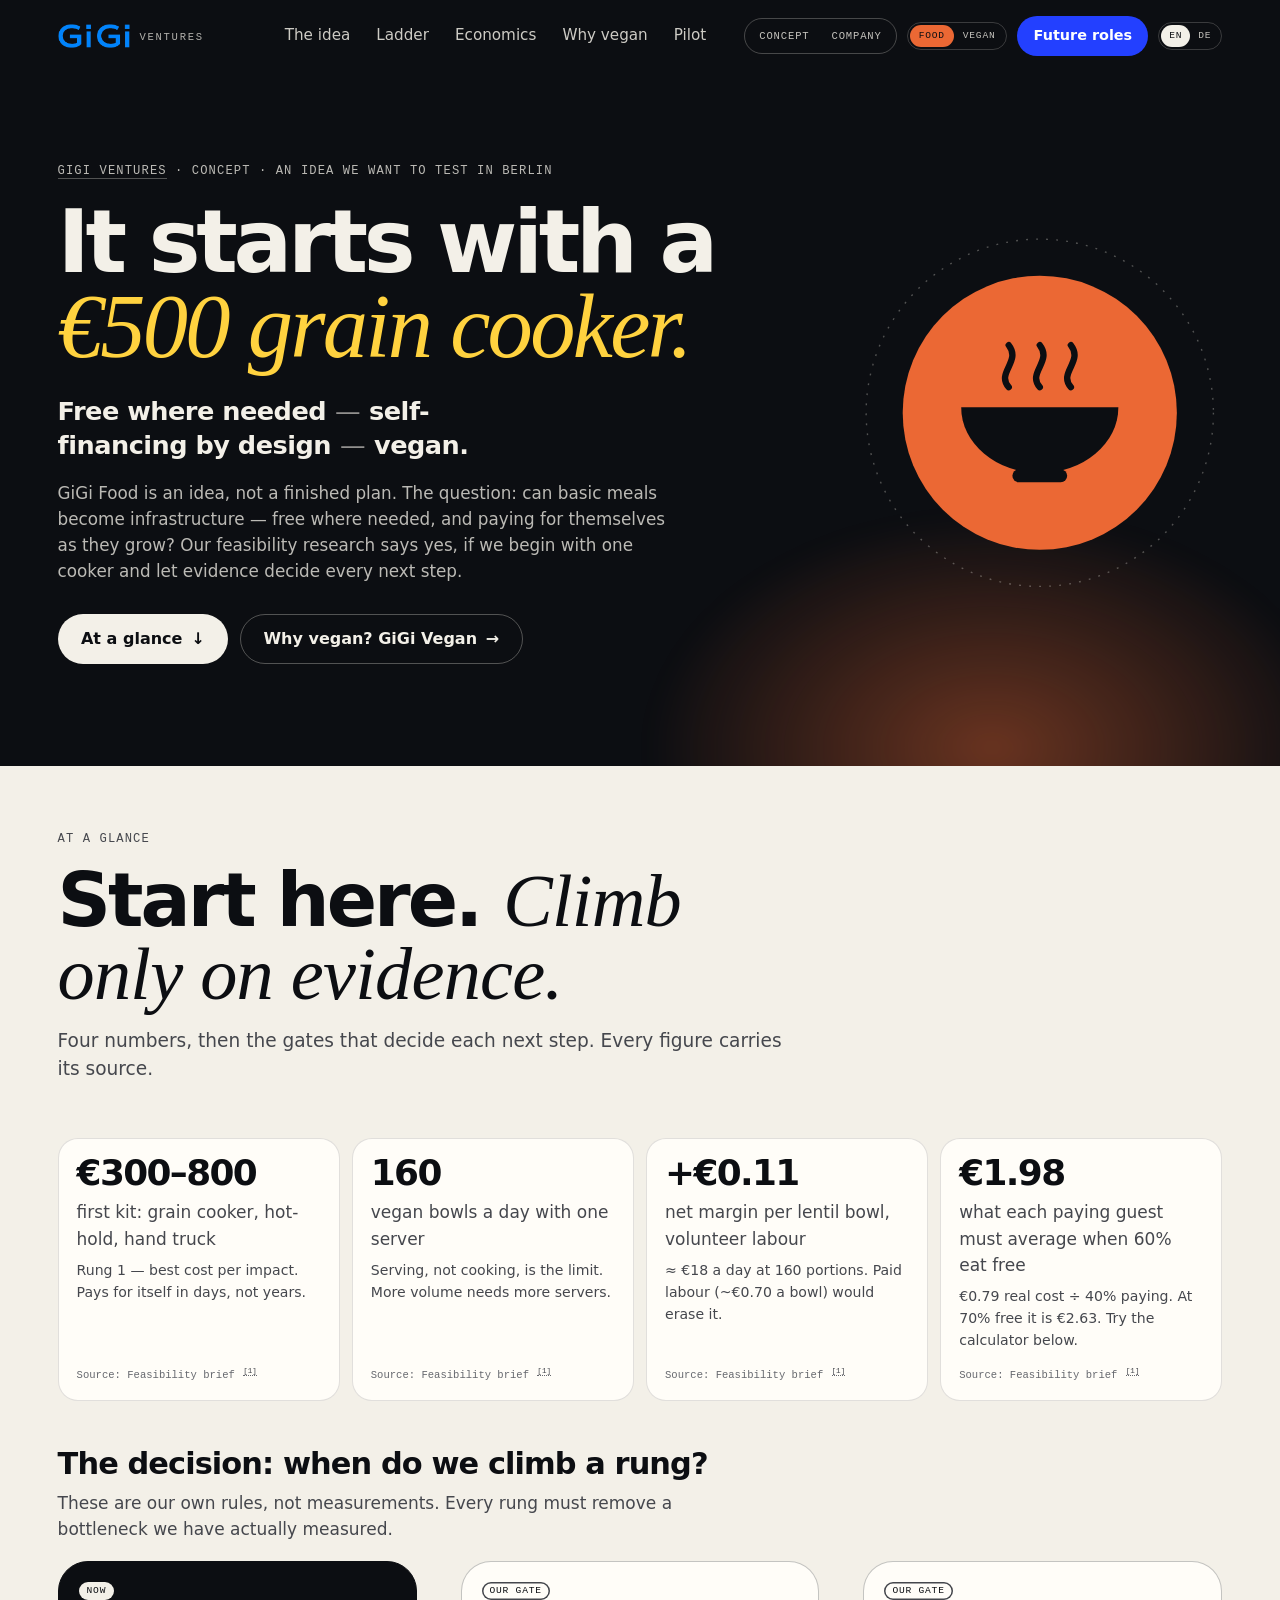
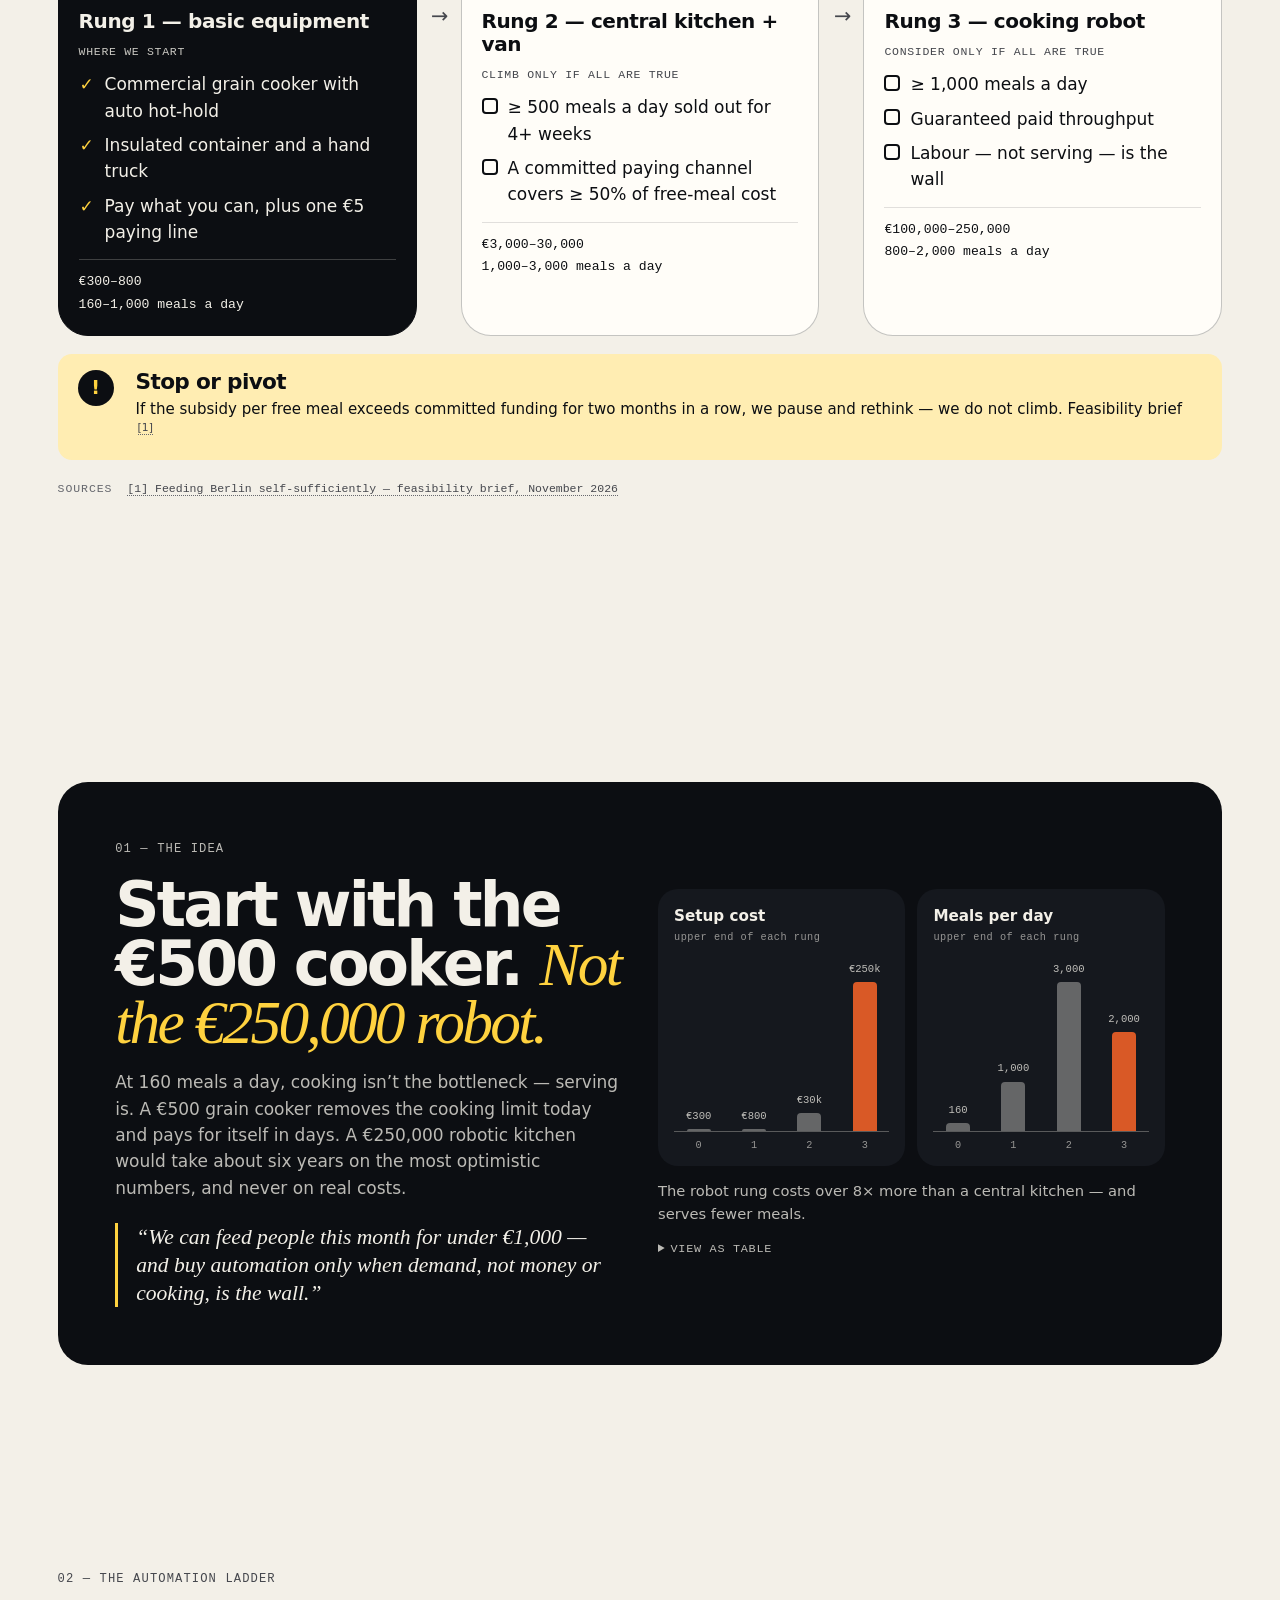
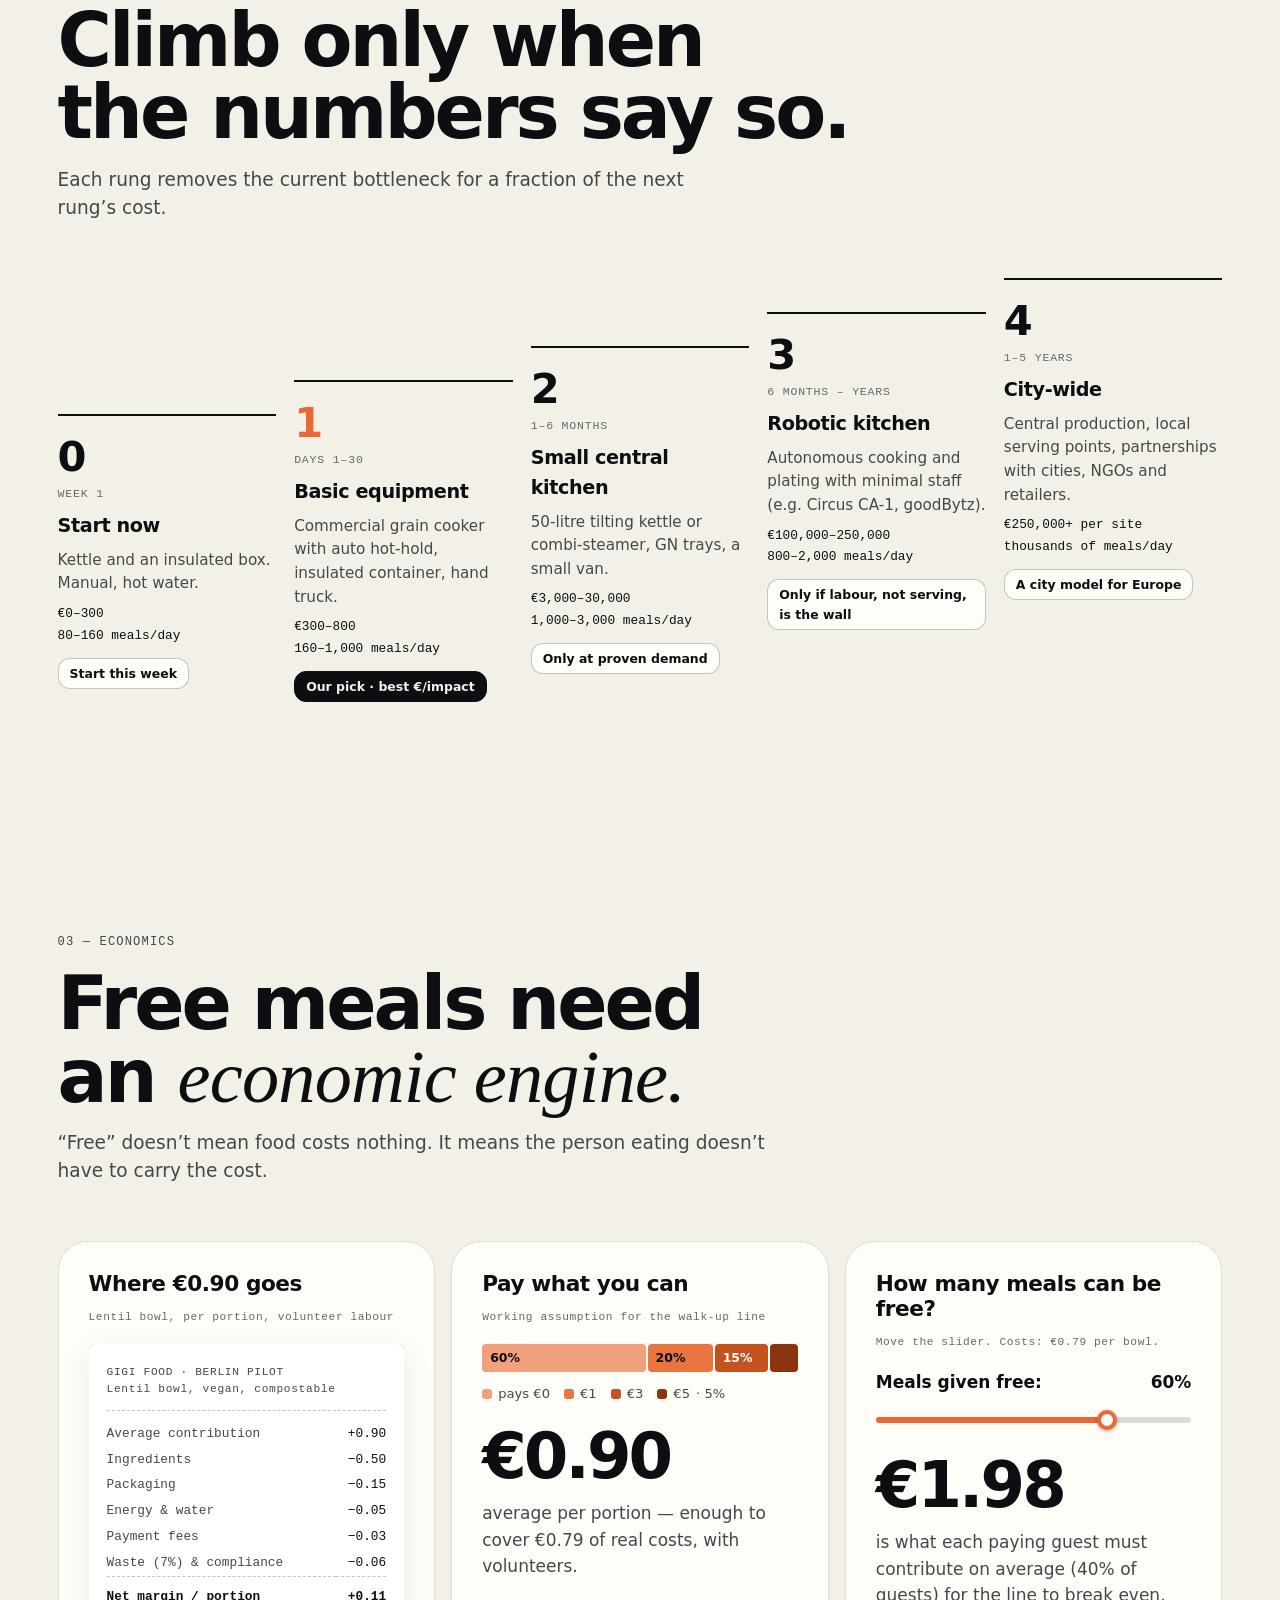
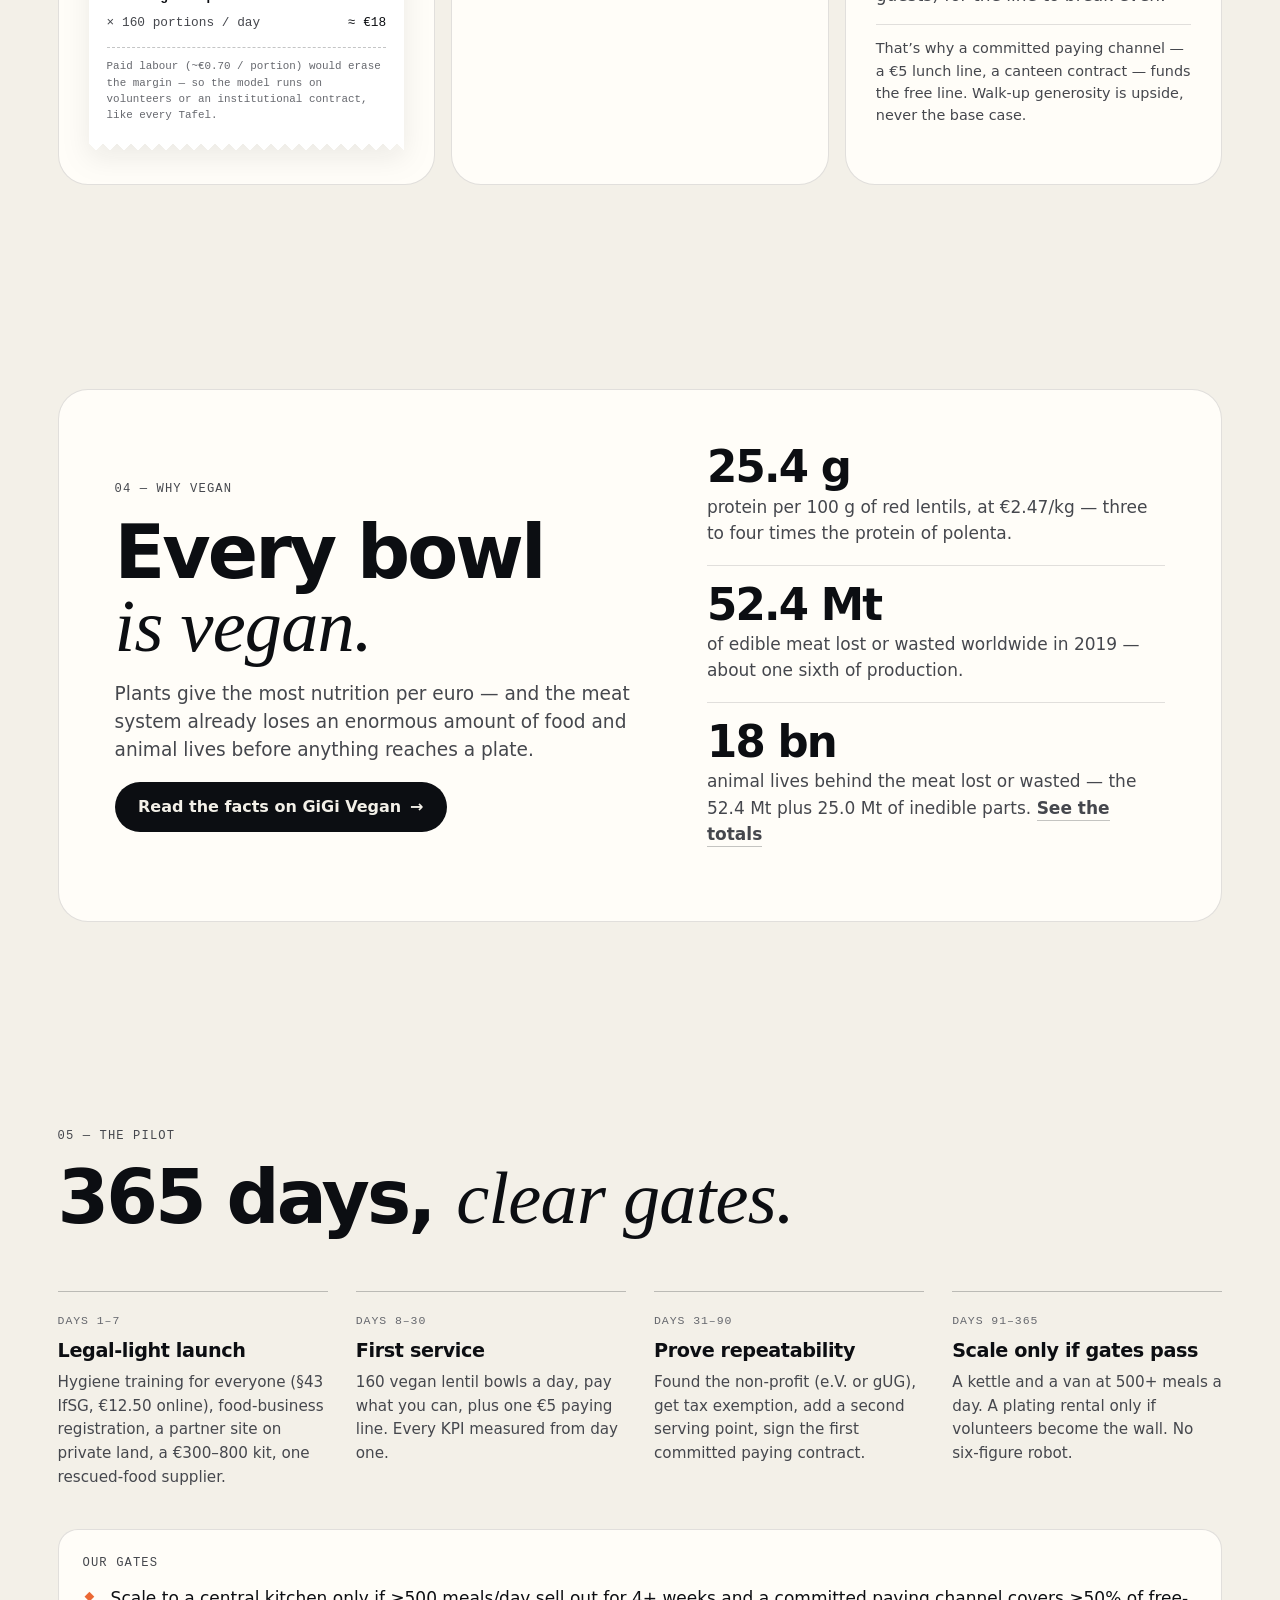
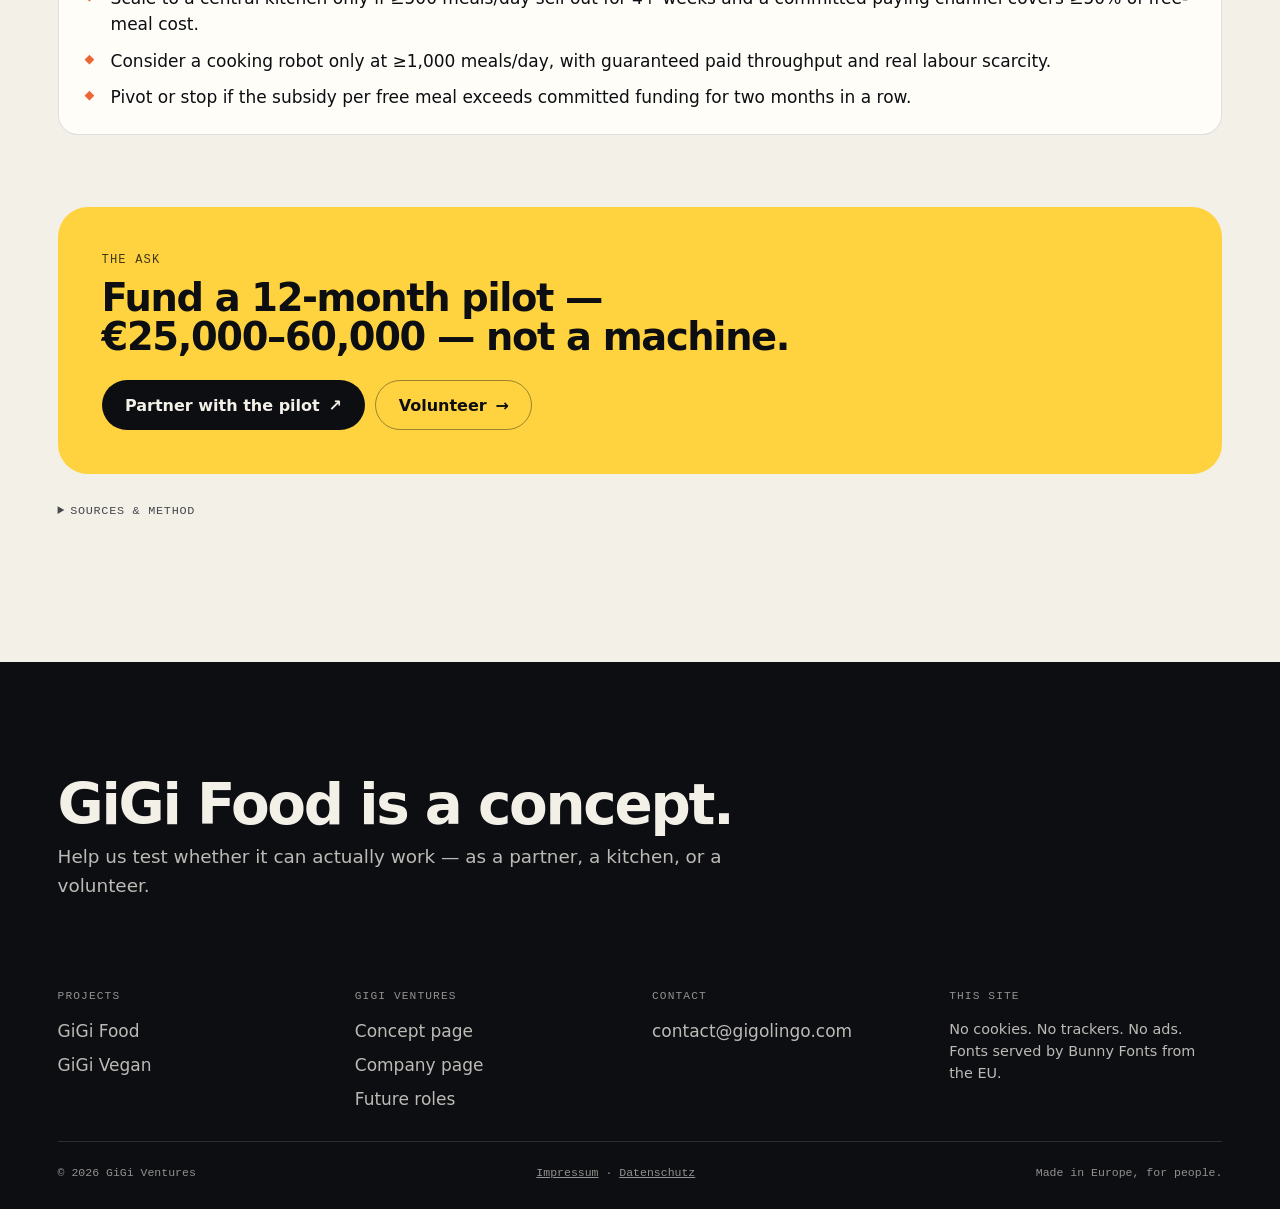
<file: food.html>
<!doctype html>
<html lang="en" class="no-js">
<head>
  <meta charset="utf-8">
  <meta name="viewport" content="width=device-width, initial-scale=1, viewport-fit=cover">
  <title>GiGi Food — an idea that starts with a €500 grain cooker</title>
  <meta name="description" content="GiGi Food is an idea: basic meals as infrastructure — free where needed, self-financing by design, vegan. It starts with a €500 grain cooker, not a €250,000 robot. The economics, the automation ladder and a Berlin pilot plan.">
  <meta name="theme-color" content="#0c0e12">
  <meta property="og:type" content="article">
  <meta property="og:title" content="GiGi Food — an idea that starts with a €500 grain cooker">
  <meta property="og:description" content="Start with a €500 grain cooker, not a €250,000 robot. A vegan, pay-what-you-can idea that pays for itself in days, not years.">
  <link rel="icon" href="assets/favicon.svg" type="image/svg+xml">
  <link rel="preconnect" href="https://fonts.bunny.net" crossorigin>
  <link rel="stylesheet" href="https://fonts.bunny.net/css?family=bricolage-grotesque:400,500,600,700,800|instrument-serif:400,400i|jetbrains-mono:400,500&display=swap">
  <link rel="stylesheet" href="assets/css/base.css">
  <link rel="stylesheet" href="assets/css/food-vegan.css">
  <script>document.documentElement.classList.replace('no-js', 'js');</script>
  <script src="assets/js/i18n.js" data-page="food"></script>
  <script src="assets/js/shared.js" defer></script>
  <script src="assets/data/food.js" defer></script>
  <script src="assets/js/glance.js" defer></script>
  <script src="assets/js/food-vegan.js" defer></script>
</head>
<body class="topic topic--food">
  <a class="skip-link" href="#main">Skip to content</a>

  <header class="site-header" data-theme="dark" data-adaptive>
    <div class="wrap site-header__inner">
      <a class="logo" href="index.html" aria-label="GiGi Ventures, home">
        <img class="logo__img" src="assets/img/gigi-logo.png" alt="" width="960" height="329" decoding="async">
        <span class="logo__sub" aria-hidden="true">Ventures</span>
      </a>
      <nav class="nav" aria-label="Primary">
        <a href="#finding">The idea</a>
        <a href="#ladder">Ladder</a>
        <a href="#economics">Economics</a>
        <a href="#vegan">Why vegan</a>
        <a href="#plan">Pilot</a>
      </nav>
      <div class="header-actions">
        <nav class="version-switch" aria-label="Page version">
          <a href="index.html">Concept</a>
          <a href="company.html">Company</a>
        </nav>
        <nav class="sub-switch" aria-label="Food projects">
          <a href="food.html" data-p="food" aria-label="GiGi Food" aria-current="page">Food</a>
          <a href="vegan.html" data-p="vegan" aria-label="GiGi Vegan">Vegan</a>
        </nav>
        <a class="btn btn--sm btn--blue header-cta" href="company.html#careers">Future roles</a>
        <div class="lang-switch" role="group" aria-label="Language">
          <button type="button" data-lang-set="en" lang="en" translate="no" aria-label="English" aria-pressed="true">EN</button>
          <button type="button" data-lang-set="de" lang="de" translate="no" aria-label="Deutsch" aria-pressed="false">DE</button>
        </div>
        <button class="menu-btn" type="button" aria-expanded="false" aria-controls="mobile-menu" data-menu-toggle>
          <span class="sr-only">Menu</span>
          <span class="menu-btn__bars" aria-hidden="true"></span>
        </button>
      </div>
    </div>
  </header>
  <div class="mobile-menu" id="mobile-menu" hidden>
    <nav aria-label="Mobile">
      <a class="mm-back" href="index.html"><span aria-hidden="true">←</span> GiGi Ventures</a>
      <div class="mm-row">
        <a href="food.html" aria-current="page">GiGi Food</a>
        <a href="vegan.html">GiGi Vegan</a>
      </div>
      <p class="mm-label" id="mm-in">In GiGi Food</p>
      <div class="mm-sub" role="group" aria-labelledby="mm-in">
        <a href="#finding">The idea</a>
        <a href="#ladder">Ladder</a>
        <a href="#economics">Economics</a>
        <a href="#vegan">Why vegan</a>
        <a href="#plan">Pilot</a>
      </div>
    </nav>
    <div class="mobile-menu__foot">
      <div class="lang-switch lang-switch--menu" role="group" aria-label="Language">
        <button type="button" data-lang-set="en" lang="en" translate="no" aria-label="English" aria-pressed="true">EN</button>
        <button type="button" data-lang-set="de" lang="de" translate="no" aria-label="Deutsch" aria-pressed="false">DE</button>
      </div>
      <a class="btn btn--blue" href="mailto:contact@gigolingo.com?subject=GiGi%20Food%20%E2%80%94%20Berlin%20pilot">Partner with the pilot <span class="btn__arrow btn__arrow--ne" aria-hidden="true">↗</span></a>
      <span>contact@gigolingo.com</span>
    </div>
  </div>

  <main id="main">

    <!-- ===================== Hero ===================== -->
    <section class="subhero on-dark" data-surface="dark" aria-labelledby="hero-title">
      <div class="wrap subhero__grid">
        <div>
          <p class="eyebrow"><a class="subhero__crumb" href="index.html">GiGi Ventures</a> · Concept · an idea we want to test in Berlin</p>
          <h1 class="subhero__title" id="hero-title">It starts with a <span class="serif">€500 grain cooker.</span></h1>
          <p class="points subhero__points">Free where needed<span class="points__sep" aria-hidden="true">—</span>self-financing by design<span class="points__sep" aria-hidden="true">—</span>vegan.</p>
          <p class="subhero__lead">GiGi Food is an idea, not a finished plan. The question: can basic meals become infrastructure — free where needed, and paying for themselves as they grow? Our feasibility research says yes, if we begin with one cooker and let evidence decide every next step.</p>
          <div class="subhero__actions">
            <a class="btn btn--paper" href="#glance">At a glance <span class="btn__arrow btn__arrow--down" aria-hidden="true">↓</span></a>
            <a class="btn btn--ghost" href="vegan.html">Why vegan? GiGi Vegan <span class="btn__arrow" aria-hidden="true">→</span></a>
          </div>
        </div>
        <figure class="subhero__art" aria-hidden="true">
          <svg viewBox="0 0 400 400">
            <circle class="art__halo" cx="200" cy="200" r="190"/>
            <circle class="art__disc" cx="200" cy="200" r="150"/>
            <g transform="translate(200 214)">
              <path class="art__ink" d="M-86 -20 H86 A86 72 0 0 1 -86 -20 Z"/>
              <rect class="art__ink" x="-30" y="48" width="60" height="14" rx="7"/>
              <path class="art__steam" d="M-34 -42 c-14 -16 14 -28 0 -46 M0 -42 c-14 -16 14 -28 0 -46 M34 -42 c-14 -16 14 -28 0 -46"/>
            </g>
          </svg>
        </figure>
      </div>
    </section>

    <!-- ===================== At a glance: numbers + decision gates ===================== -->
    <section id="glance" class="section topic-section topic-section--tight" data-surface="light" aria-labelledby="glance-title">
      <div class="wrap">
        <header class="topic-head">
          <p class="eyebrow">At a glance</p>
          <h2 class="h2" id="glance-title">Start here. <span class="serif">Climb only on evidence.</span></h2>
          <p class="lead">Four numbers, then the gates that decide each next step. Every figure carries its source.</p>
        </header>
        <!-- Rendered by assets/js/glance.js from assets/data/food.js -->
        <div class="gspine" data-foodglance>
          <noscript><p class="gwarn-fallback">This overview is drawn from a data file and needs JavaScript. The same figures and gates, with their sources, are in the sections below.</p></noscript>
        </div>
      </div>
    </section>

    <!-- ===================== The finding ===================== -->
    <section id="finding" class="section topic-section" data-surface="light" aria-labelledby="finding-title">
      <div class="wrap">
        <div class="finding on-dark" data-reveal>
          <div class="finding__text">
            <p class="eyebrow">01 — The idea</p>
            <h2 class="finding__title" id="finding-title">Start with the €500 cooker. <em>Not the €250,000 robot.</em></h2>
            <p>At 160 meals a day, cooking isn’t the bottleneck — serving is. A €500 grain cooker removes the cooking limit today and pays for itself in days. A €250,000 robotic kitchen would take about six years on the most optimistic numbers, and never on real costs.</p>
            <blockquote class="finding__quote">
              <p>“We can feed people this month for under €1,000 — and buy automation only when demand, not money or cooking, is the wall.”</p>
            </blockquote>
          </div>

          <div class="finding__charts">
            <div class="minicharts">
              <figure class="minichart">
                <figcaption>
                  <span class="minichart__title">Setup cost</span>
                  <span class="minichart__sub">upper end of each rung</span>
                </figcaption>
                <div class="bars" role="list" aria-label="Setup cost by rung">
                  <div class="bar" role="listitem" tabindex="0" style="--p: .0012" aria-label="Rung 0, kettle and insulated box: up to €300">
                    <span class="bar__tip" aria-hidden="true">Rung 0 · kettle + box</span>
                    <span class="bar__val">€300</span><span class="bar__fill"></span>
                  </div>
                  <div class="bar" role="listitem" tabindex="0" style="--p: .0032" aria-label="Rung 1, grain cooker and hot-hold: up to €800">
                    <span class="bar__tip" aria-hidden="true">Rung 1 · grain cooker</span>
                    <span class="bar__val">€800</span><span class="bar__fill"></span>
                  </div>
                  <div class="bar" role="listitem" tabindex="0" style="--p: .12" aria-label="Rung 2, small central kitchen: up to €30,000">
                    <span class="bar__tip" aria-hidden="true">Rung 2 · central kitchen</span>
                    <span class="bar__val">€30k</span><span class="bar__fill"></span>
                  </div>
                  <div class="bar bar--emph" role="listitem" tabindex="0" style="--p: 1" aria-label="Rung 3, robotic kitchen: up to €250,000">
                    <span class="bar__tip" aria-hidden="true">Rung 3 · robotic kitchen</span>
                    <span class="bar__val">€250k</span><span class="bar__fill"></span>
                  </div>
                </div>
                <div class="bars__x" aria-hidden="true"><span>0</span><span>1</span><span>2</span><span>3</span></div>
              </figure>

              <figure class="minichart">
                <figcaption>
                  <span class="minichart__title">Meals per day</span>
                  <span class="minichart__sub">upper end of each rung</span>
                </figcaption>
                <div class="bars" role="list" aria-label="Meals per day by rung">
                  <div class="bar" role="listitem" tabindex="0" style="--p: .0533" aria-label="Rung 0: up to 160 meals a day">
                    <span class="bar__tip" aria-hidden="true">Rung 0 · one server</span>
                    <span class="bar__val">160</span><span class="bar__fill"></span>
                  </div>
                  <div class="bar" role="listitem" tabindex="0" style="--p: .3333" aria-label="Rung 1: up to 1,000 meals a day">
                    <span class="bar__tip" aria-hidden="true">Rung 1 · best €/impact</span>
                    <span class="bar__val">1,000</span><span class="bar__fill"></span>
                  </div>
                  <div class="bar" role="listitem" tabindex="0" style="--p: 1" aria-label="Rung 2: up to 3,000 meals a day">
                    <span class="bar__tip" aria-hidden="true">Rung 2 · batch volume</span>
                    <span class="bar__val">3,000</span><span class="bar__fill"></span>
                  </div>
                  <div class="bar bar--emph" role="listitem" tabindex="0" style="--p: .6667" aria-label="Rung 3: up to 2,000 meals a day">
                    <span class="bar__tip" aria-hidden="true">Rung 3 · robot</span>
                    <span class="bar__val">2,000</span><span class="bar__fill"></span>
                  </div>
                </div>
                <div class="bars__x" aria-hidden="true"><span>0</span><span>1</span><span>2</span><span>3</span></div>
              </figure>
            </div>
            <p class="minicharts__note">The robot rung costs over 8× more than a central kitchen — and serves fewer meals.</p>
            <details class="tableview">
              <summary>View as table</summary>
              <div class="tableview__scroll">
                <table>
                  <thead>
                    <tr><th scope="col">Rung</th><th scope="col">Equipment</th><th scope="col">Cost</th><th scope="col">Meals/day</th><th scope="col">Removes</th></tr>
                  </thead>
                  <tbody>
                    <tr><th scope="row">0</th><td>Kettle + insulated box</td><td>€0–300</td><td>80–160</td><td>Nothing yet — start</td></tr>
                    <tr><th scope="row">1</th><td>Grain cooker + hot-hold + hand truck</td><td>€300–800</td><td>160–1,000</td><td>Cooking, keeping warm</td></tr>
                    <tr><th scope="row">2</th><td>50 L tilting kettle + GN trays + small van</td><td>€3k–30k</td><td>1,000–3,000</td><td>Batch volume</td></tr>
                    <tr><th scope="row">3</th><td>Robotic kitchen (buy or lease)</td><td>€100k–250k</td><td>800–2,000</td><td>Labour, 24/7 uptime</td></tr>
                  </tbody>
                </table>
              </div>
            </details>
          </div>
        </div>
      </div>
    </section>

    <!-- ===================== Ladder ===================== -->
    <section id="ladder" class="section topic-section topic-section--tight" data-surface="light" aria-labelledby="ladder-title">
      <div class="wrap">
        <header class="topic-head" data-reveal>
          <p class="eyebrow">02 — The automation ladder</p>
          <h2 class="h2" id="ladder-title">Climb only when the numbers say so.</h2>
          <p class="lead">Each rung removes the current bottleneck for a fraction of the next rung’s cost.</p>
        </header>
        <ol class="ladder" role="list">
          <li class="rung" style="--i: 0" data-reveal>
            <span class="rung__num">0</span>
            <p class="rung__time">Week 1</p>
            <h3 class="rung__title">Start now</h3>
            <p class="rung__kit">Kettle and an insulated box. Manual, hot water.</p>
            <p class="rung__nums"><span>€0–300</span><span>80–160 meals/day</span></p>
            <span class="rung__verdict">Start this week</span>
          </li>
          <li class="rung rung--pick" style="--i: 1" data-reveal>
            <span class="rung__num">1</span>
            <p class="rung__time">Days 1–30</p>
            <h3 class="rung__title">Basic equipment</h3>
            <p class="rung__kit">Commercial grain cooker with auto hot-hold, insulated container, hand truck.</p>
            <p class="rung__nums"><span>€300–800</span><span>160–1,000 meals/day</span></p>
            <span class="rung__verdict">Our pick · best €/impact</span>
          </li>
          <li class="rung" style="--i: 2" data-reveal>
            <span class="rung__num">2</span>
            <p class="rung__time">1–6 months</p>
            <h3 class="rung__title">Small central kitchen</h3>
            <p class="rung__kit">50-litre tilting kettle or combi-steamer, GN trays, a small van.</p>
            <p class="rung__nums"><span>€3,000–30,000</span><span>1,000–3,000 meals/day</span></p>
            <span class="rung__verdict">Only at proven demand</span>
          </li>
          <li class="rung" style="--i: 3" data-reveal>
            <span class="rung__num">3</span>
            <p class="rung__time">6 months – years</p>
            <h3 class="rung__title">Robotic kitchen</h3>
            <p class="rung__kit">Autonomous cooking and plating with minimal staff (e.g. Circus CA-1, goodBytz).</p>
            <p class="rung__nums"><span>€100,000–250,000</span><span>800–2,000 meals/day</span></p>
            <span class="rung__verdict">Only if labour, not serving, is the wall</span>
          </li>
          <li class="rung" style="--i: 4" data-reveal>
            <span class="rung__num">4</span>
            <p class="rung__time">1–5 years</p>
            <h3 class="rung__title">City-wide</h3>
            <p class="rung__kit">Central production, local serving points, partnerships with cities, NGOs and retailers.</p>
            <p class="rung__nums"><span>€250,000+ per site</span><span>thousands of meals/day</span></p>
            <span class="rung__verdict">A city model for Europe</span>
          </li>
        </ol>
      </div>
    </section>

    <!-- ===================== Economics ===================== -->
    <section id="economics" class="section topic-section topic-section--tight" data-surface="light" aria-labelledby="econ-title">
      <div class="wrap">
        <header class="topic-head" data-reveal>
          <p class="eyebrow">03 — Economics</p>
          <h2 class="h2" id="econ-title">Free meals need an <span class="serif">economic engine.</span></h2>
          <p class="lead">“Free” doesn’t mean food costs nothing. It means the person eating doesn’t have to carry the cost.</p>
        </header>
        <div class="econ">
          <div class="econ__card" data-reveal>
            <h3 class="econ__title">Where €0.90 goes</h3>
            <p class="econ__sub">Lentil bowl, per portion, volunteer labour</p>
            <div class="receipt">
              <p class="receipt__head">GIGI FOOD · BERLIN PILOT<br>Lentil bowl, vegan, compostable</p>
              <table class="receipt__table">
                <caption class="sr-only">Real costs per portion of a lentil bowl</caption>
                <tbody>
                  <tr><th scope="row">Average contribution</th><td>+0.90</td></tr>
                  <tr><th scope="row">Ingredients</th><td>−0.50</td></tr>
                  <tr><th scope="row">Packaging</th><td>−0.15</td></tr>
                  <tr><th scope="row">Energy &amp; water</th><td>−0.05</td></tr>
                  <tr><th scope="row">Payment fees</th><td>−0.03</td></tr>
                  <tr><th scope="row">Waste (7%) &amp; compliance</th><td>−0.06</td></tr>
                </tbody>
                <tfoot>
                  <tr class="receipt__total"><th scope="row">Net margin / portion</th><td>+0.11</td></tr>
                  <tr><th scope="row">× 160 portions / day</th><td>≈ €18</td></tr>
                </tfoot>
              </table>
              <p class="receipt__foot">Paid labour (~€0.70 / portion) would erase the margin — so the model runs on volunteers or an institutional contract, like every Tafel.</p>
            </div>
          </div>

          <div class="econ__card" data-reveal>
            <h3 class="econ__title">Pay what you can</h3>
            <p class="econ__sub">Working assumption for the walk-up line</p>
            <div class="segbar" data-segbar role="img" aria-label="60% of guests pay €0, 20% pay €1, 15% pay €3, 5% pay €5. Average €0.90 per portion.">
              <span class="seg" data-seg="0" style="flex: 60; --c: #f0a07a; --on: #0c0e12"><span class="seg__val">60%</span></span>
              <span class="seg" data-seg="1" style="flex: 20; --c: #e8743f; --on: #0c0e12"><span class="seg__val">20%</span></span>
              <span class="seg" data-seg="3" style="flex: 15; --c: #c4521f; --on: #ffffff"><span class="seg__val">15%</span></span>
              <span class="seg" data-seg="5" style="flex: 5; --c: #8a3510; --on: #ffffff"><span class="seg__val">5%</span></span>
            </div>
            <ul class="legend" role="list" aria-hidden="true">
              <li style="--c: #f0a07a">pays €0<span data-leg-share="0" hidden> · 60%</span></li>
              <li style="--c: #e8743f">€1<span data-leg-share="1" hidden> · 20%</span></li>
              <li style="--c: #c4521f">€3<span data-leg-share="3" hidden> · 15%</span></li>
              <li style="--c: #8a3510">€5<span data-leg-share="5" hidden> · 5%</span></li>
            </ul>
            <p class="econ__big">€0.90</p>
            <p class="econ__big-label">average per portion — enough to cover €0.79 of real costs, with volunteers.</p>
          </div>

          <div class="econ__card" data-reveal>
            <h3 class="econ__title">How many meals can be free?</h3>
            <p class="econ__sub">Move the slider. Costs: €0.79 per bowl.</p>
            <label class="calc__label" for="free-share">Meals given free: <output for="free-share" data-free-out>60%</output></label>
            <input class="calc__range range-input" id="free-share" type="range" min="0" max="80" step="5" value="60" data-free-range>
            <p class="calc__big"><output for="free-share" data-need-out>€1.98</output></p>
            <p class="calc__text">is what each paying guest must contribute on average (<span data-pay-out>40%</span> of guests) for the line to break even.</p>
            <p class="calc__note">That’s why a committed paying channel — a €5 lunch line, a canteen contract — funds the free line. Walk-up generosity is upside, never the base case.</p>
          </div>
        </div>
      </div>
    </section>

    <!-- ===================== Why vegan (link to GiGi Vegan) ===================== -->
    <section id="vegan" class="section topic-section topic-section--tight" data-surface="light" aria-labelledby="vegan-title">
      <div class="wrap">
        <div class="veglink" data-reveal>
          <div class="veglink__text">
            <p class="eyebrow">04 — Why vegan</p>
            <h2 class="h2" id="vegan-title">Every bowl <span class="serif">is vegan.</span></h2>
            <p class="lead">Plants give the most nutrition per euro — and the meat system already loses an enormous amount of food and animal lives before anything reaches a plate.</p>
            <a class="btn btn--ink" href="vegan.html">Read the facts on GiGi Vegan <span class="btn__arrow" aria-hidden="true">→</span></a>
          </div>
          <ul class="veglink__facts" role="list">
            <li>
              <p class="veglink__value">25.4 g</p>
              <p>protein per 100 g of red lentils, at €2.47/kg — three to four times the protein of polenta.</p>
            </li>
            <li>
              <p class="veglink__value">52.4 Mt</p>
              <p>of edible meat lost or wasted worldwide in 2019 — about one sixth of production.</p>
            </li>
            <li>
              <p class="veglink__value">18 bn</p>
              <p>animal lives behind the meat lost or wasted — the 52.4 Mt plus 25.0 Mt of inedible parts. <a class="link" href="vegan.html#totals">See the totals</a></p>
            </li>
          </ul>
        </div>
      </div>
    </section>

    <!-- ===================== Pilot plan ===================== -->
    <section id="plan" class="section topic-section topic-section--tight" data-surface="light" aria-labelledby="plan-title">
      <div class="wrap">
        <header class="topic-head" data-reveal>
          <p class="eyebrow">05 — The pilot</p>
          <h2 class="h2" id="plan-title">365 days, <span class="serif">clear gates.</span></h2>
        </header>
        <ol class="plan" role="list">
          <li class="plan__step" data-reveal>
            <p class="plan__when">Days 1–7</p>
            <h3>Legal-light launch</h3>
            <p>Hygiene training for everyone (§43 IfSG, €12.50 online), food-business registration, a partner site on private land, a €300–800 kit, one rescued-food supplier.</p>
          </li>
          <li class="plan__step" data-reveal>
            <p class="plan__when">Days 8–30</p>
            <h3>First service</h3>
            <p>160 vegan lentil bowls a day, pay what you can, plus one €5 paying line. Every KPI measured from day one.</p>
          </li>
          <li class="plan__step" data-reveal>
            <p class="plan__when">Days 31–90</p>
            <h3>Prove repeatability</h3>
            <p>Found the non-profit (e.V. or gUG), get tax exemption, add a second serving point, sign the first committed paying contract.</p>
          </li>
          <li class="plan__step" data-reveal>
            <p class="plan__when">Days 91–365</p>
            <h3>Scale only if gates pass</h3>
            <p>A kettle and a van at 500+ meals a day. A plating rental only if volunteers become the wall. No six-figure robot.</p>
          </li>
        </ol>
        <div class="gates" data-reveal>
          <p class="eyebrow">Our gates</p>
          <ul role="list">
            <li>Scale to a central kitchen only if ≥500 meals/day sell out for 4+ weeks and a committed paying channel covers ≥50% of free-meal cost.</li>
            <li>Consider a cooking robot only at ≥1,000 meals/day, with guaranteed paid throughput and real labour scarcity.</li>
            <li>Pivot or stop if the subsidy per free meal exceeds committed funding for two months in a row.</li>
          </ul>
        </div>

        <div class="ask" data-reveal>
          <div>
            <p class="eyebrow">The ask</p>
            <p class="ask__title">Fund a 12-month pilot — €25,000–60,000 — not a machine.</p>
          </div>
          <div class="ask__actions">
            <a class="btn btn--ink" href="mailto:contact@gigolingo.com?subject=GiGi%20Food%20%E2%80%94%20Berlin%20pilot">Partner with the pilot <span class="btn__arrow btn__arrow--ne" aria-hidden="true">↗</span></a>
            <a class="btn btn--ghost" href="company.html#careers">Volunteer <span class="btn__arrow" aria-hidden="true">→</span></a>
          </div>
        </div>

        <details class="sources">
          <summary>Sources &amp; method</summary>
          <ul role="list">
            <li id="src-brief">Unit economics, automation ladder, legal path and pilot plan: <em>Feeding Berlin self-sufficiently</em> feasibility brief, November 2026. Figures are tagged there as verified, estimate or assumption; equipment prices are 2026 market research (e.g. Circus CA-1 ≈ €250,000 to buy; goodBytz lease-only).</li>
            <li>Lentil and polenta nutrition and prices: same brief (2026 retail prices, Berlin).</li>
            <li>Meat loss and animal lives: Klaura et al., Leiden University — global model, 2019 data. More on <a href="vegan.html#sources">GiGi Vegan</a>.</li>
          </ul>
        </details>
      </div>
    </section>
  </main>

  <footer class="site-footer on-dark" data-surface="dark">
    <div class="wrap">
      <div class="footer__end">
        <p class="footer__end-title">GiGi Food is a concept.</p>
        <p class="footer__end-text">Help us test whether it can actually work — as a partner, a kitchen, or a volunteer.</p>
      </div>
      <div class="footer__cols">
        <div>
          <p class="footer__h">Projects</p>
          <ul role="list">
            <li><a href="food.html">GiGi Food</a></li>
            <li><a href="vegan.html">GiGi Vegan</a></li>
          </ul>
        </div>
        <div>
          <p class="footer__h">GiGi Ventures</p>
          <ul role="list">
            <li><a href="index.html">Concept page</a></li>
            <li><a href="company.html">Company page</a></li>
            <li><a href="company.html#careers">Future roles</a></li>
          </ul>
        </div>
        <div>
          <p class="footer__h">Contact</p>
          <ul role="list">
            <li><a href="mailto:contact@gigolingo.com">contact@gigolingo.com</a></li>
          </ul>
        </div>
        <div>
          <p class="footer__h">This site</p>
          <p class="footer__small">No cookies. No trackers. No ads. Fonts served by Bunny Fonts from the EU.</p>
        </div>
      </div>
      <div class="footer__legal">
        <span>© <span data-year>2026</span> GiGi Ventures</span>
        <span><a href="#">Impressum</a> · <a href="#">Datenschutz</a></span>
        <span>Made in Europe, for people.</span>
      </div>
    </div>
  </footer>
</body>
</html>
</file>
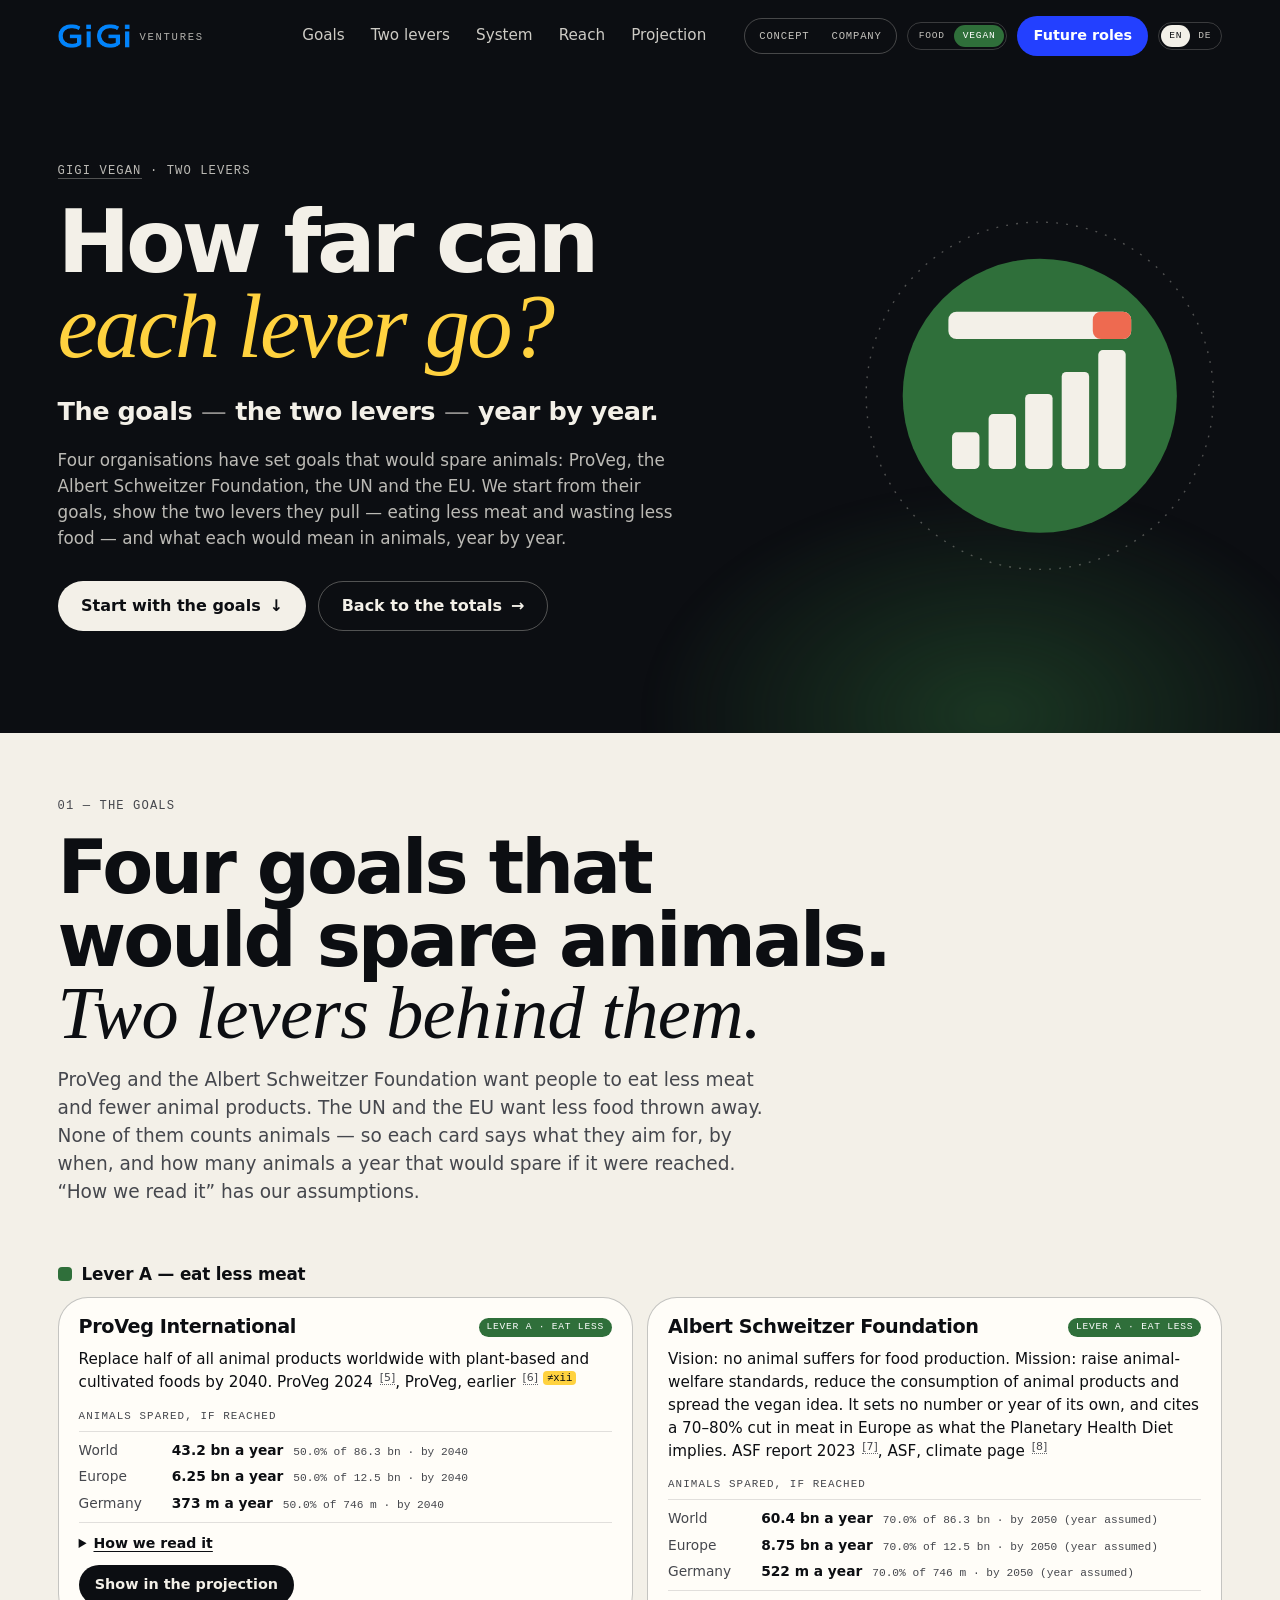
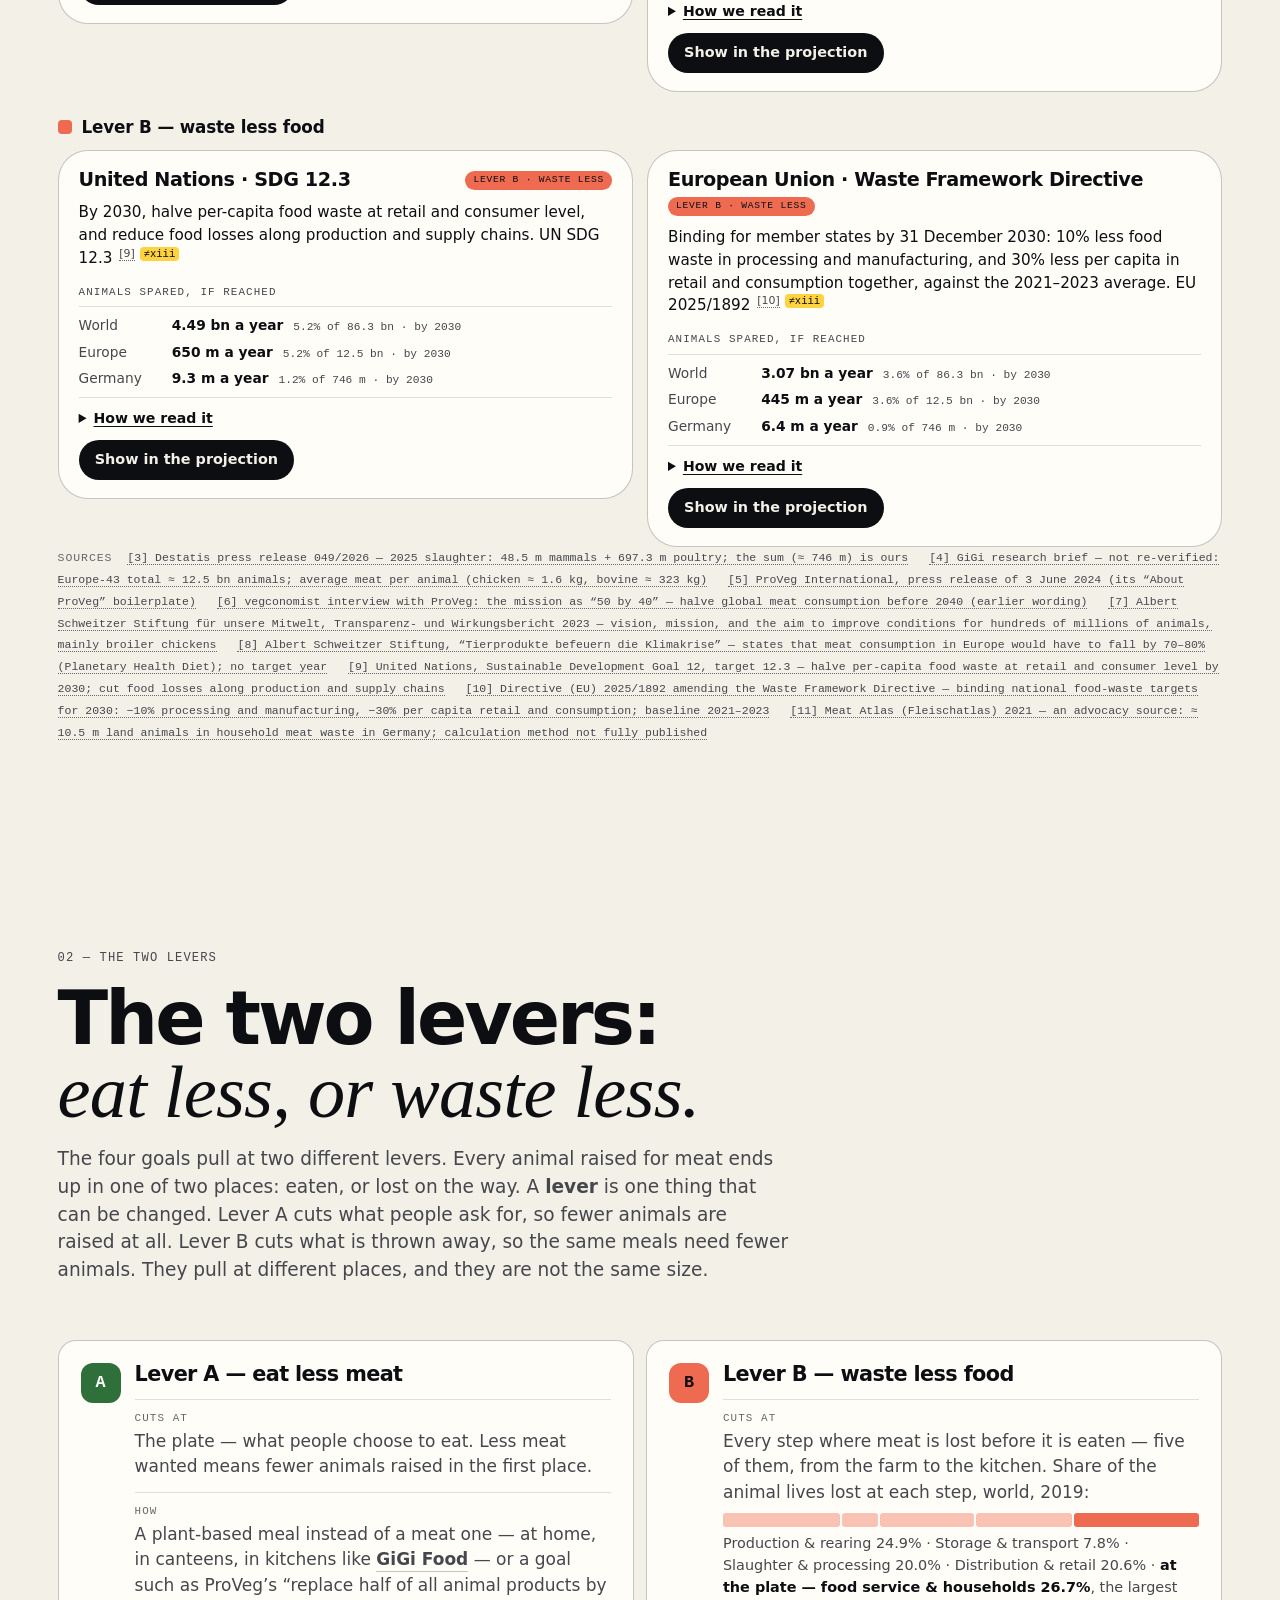
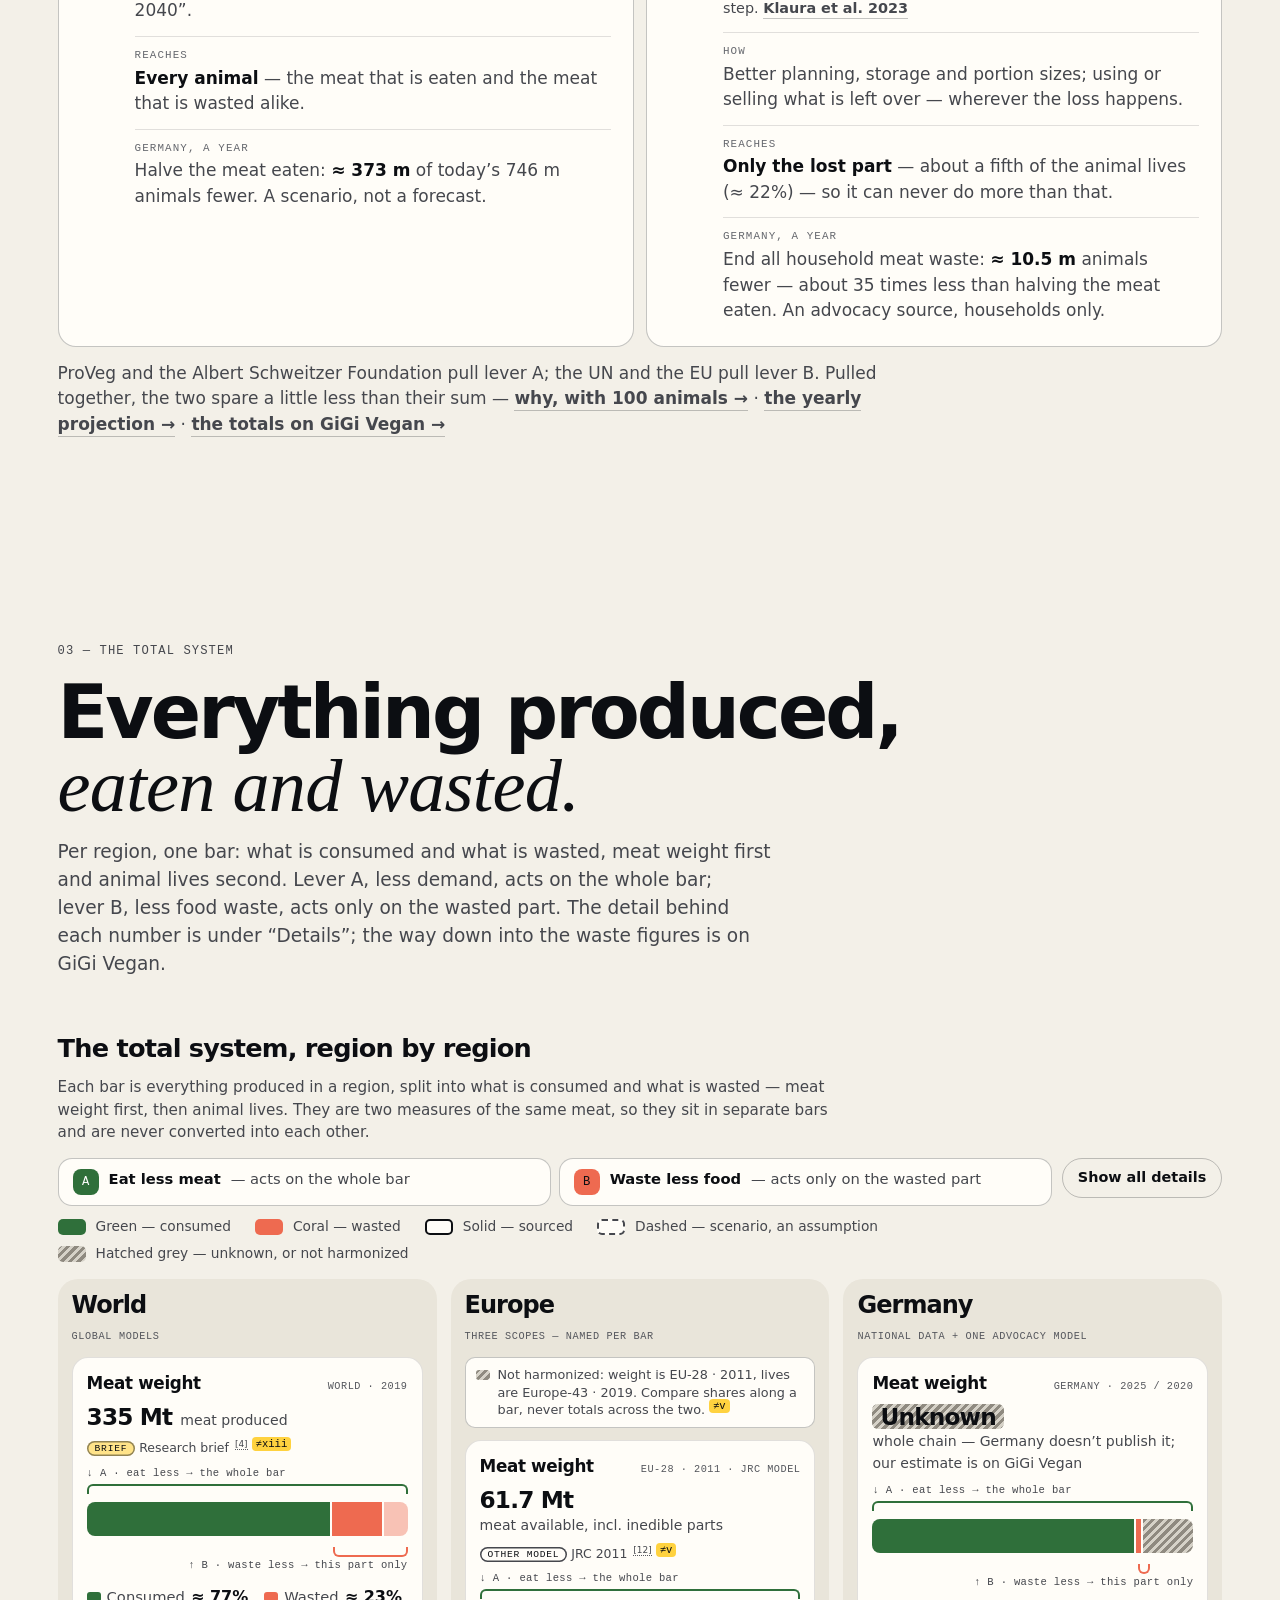
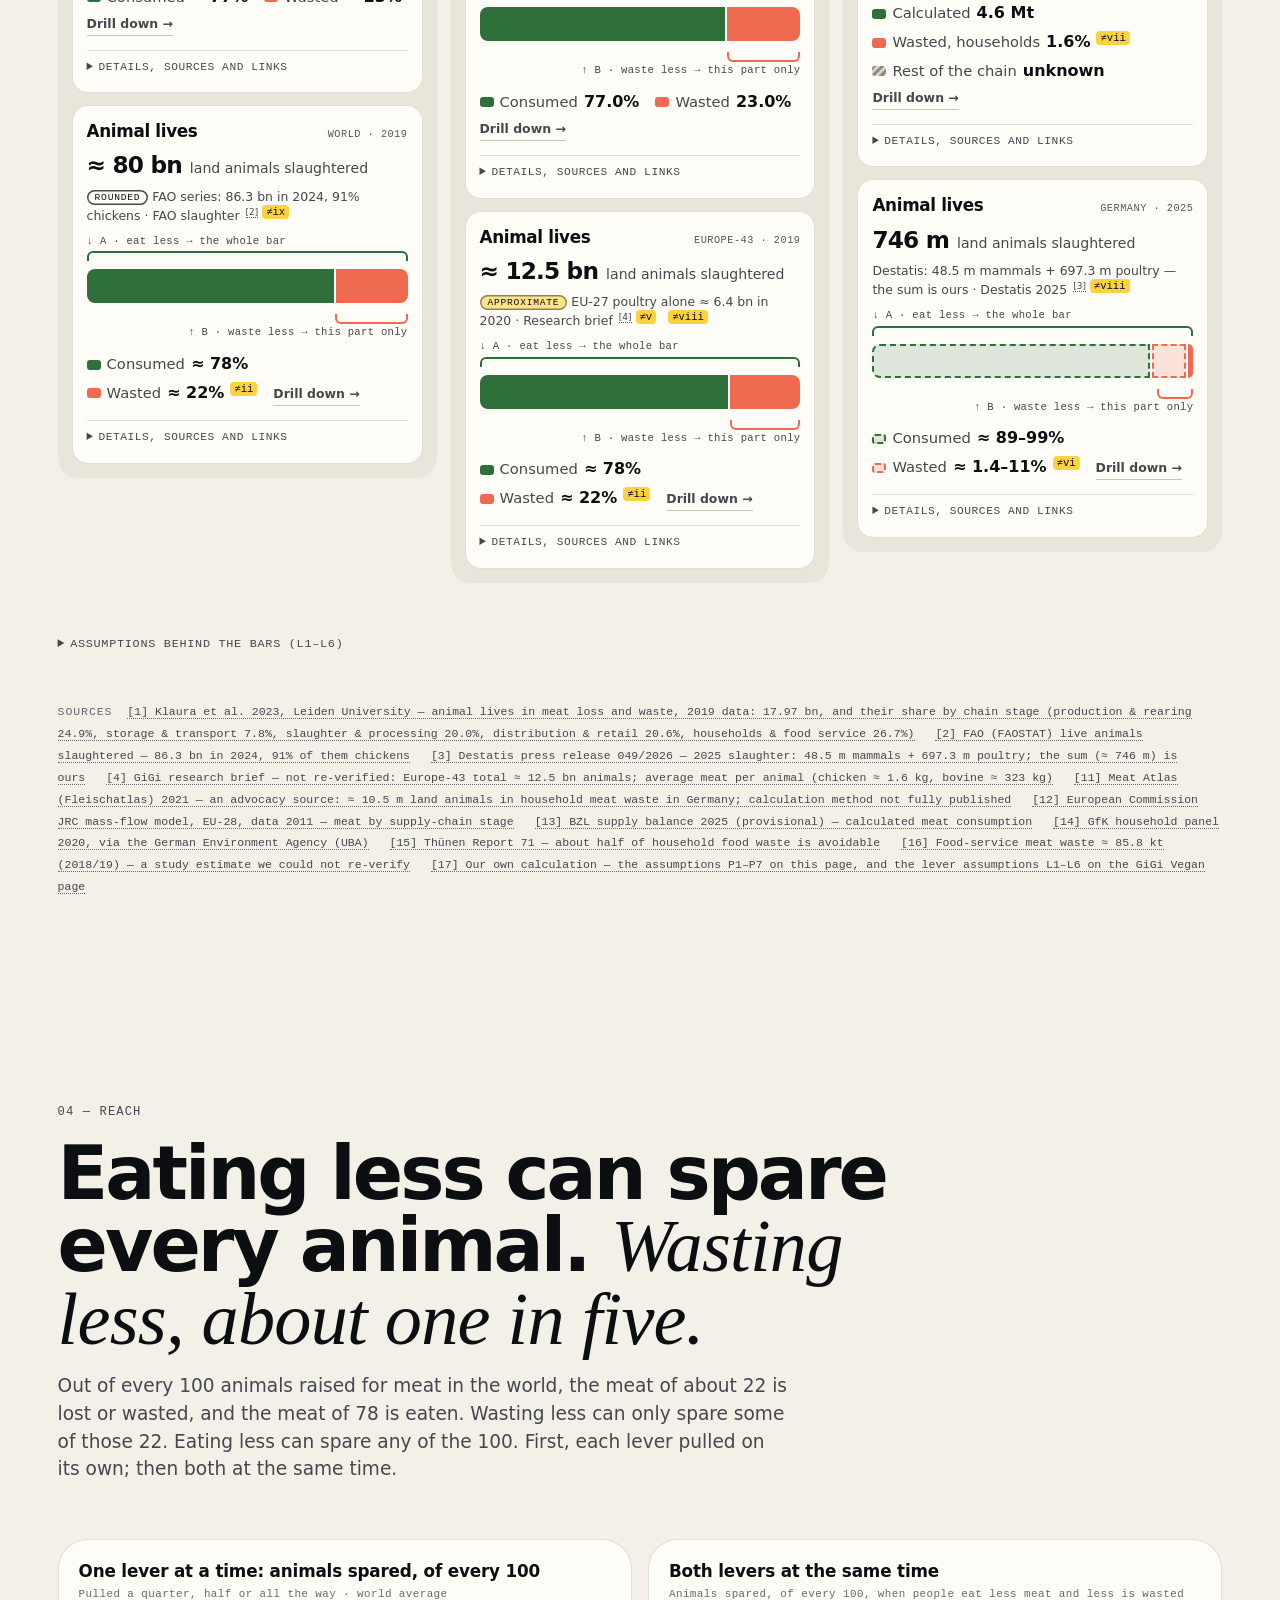
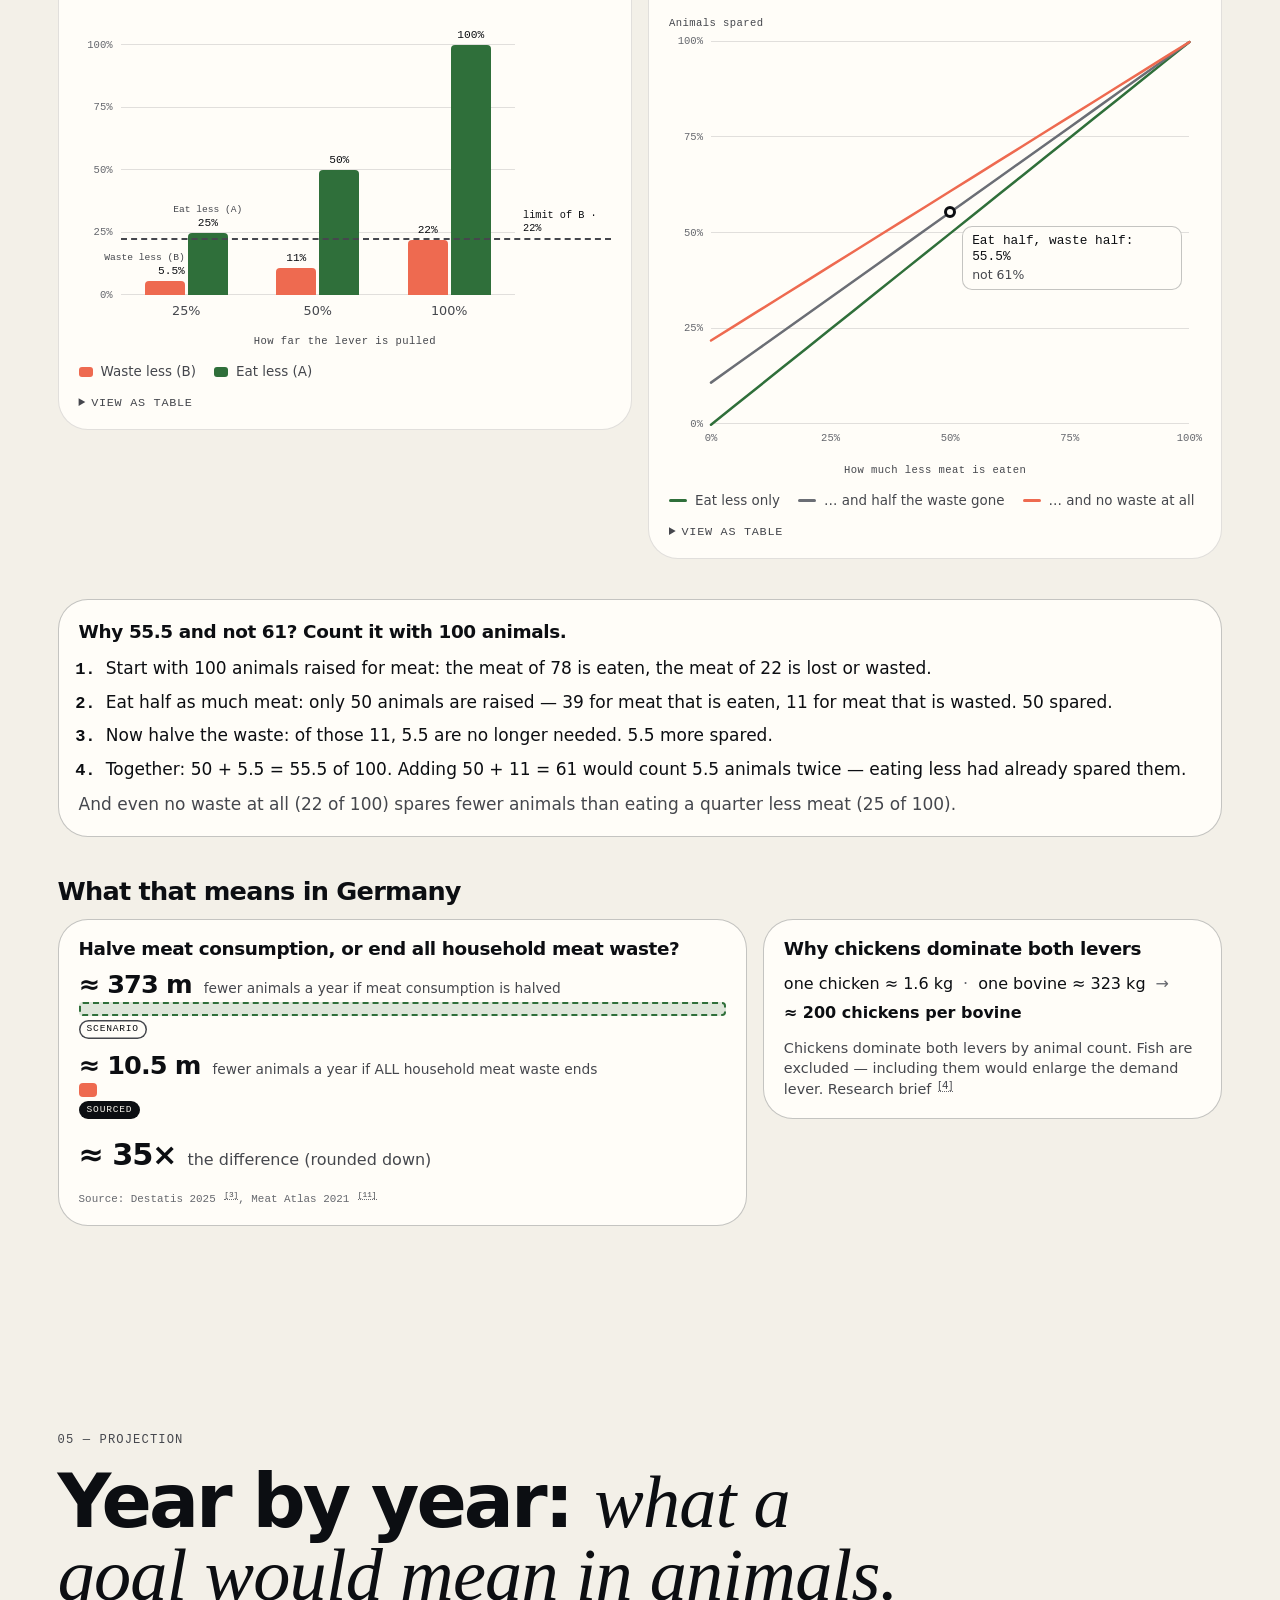
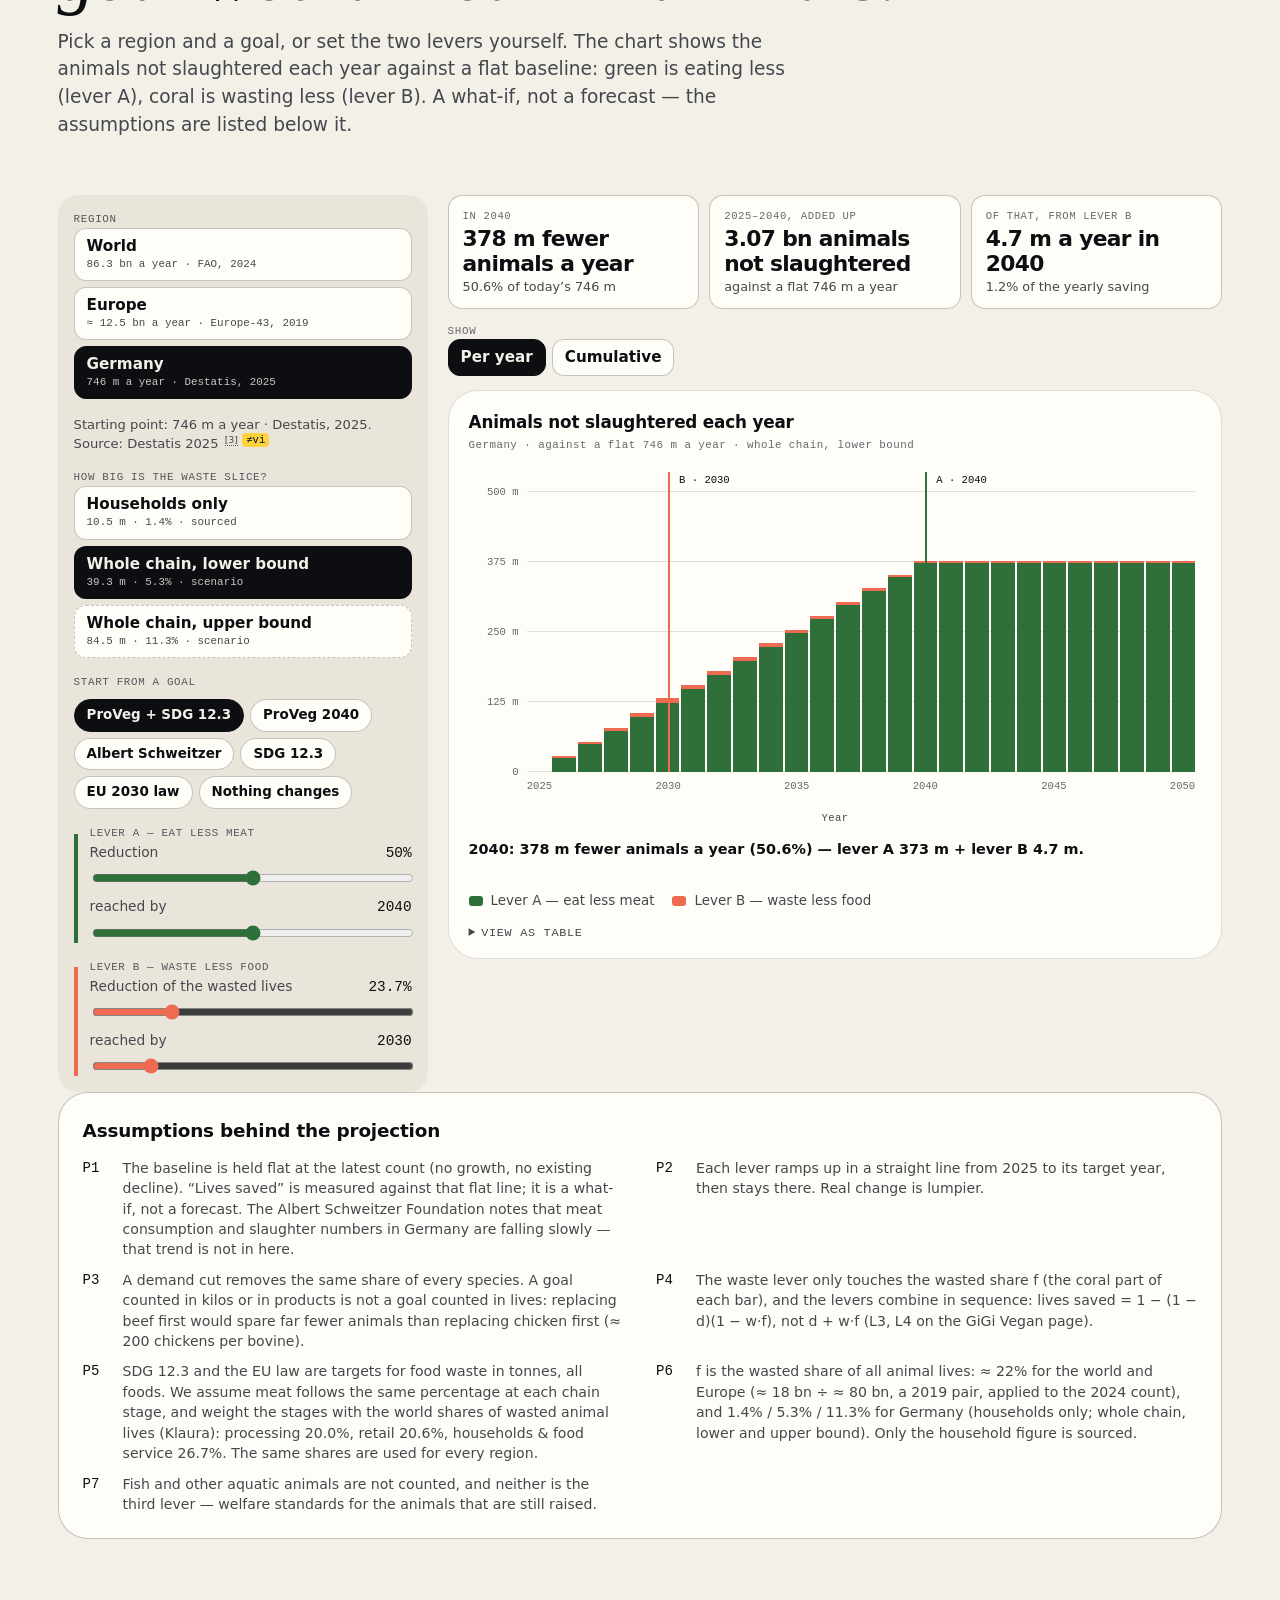
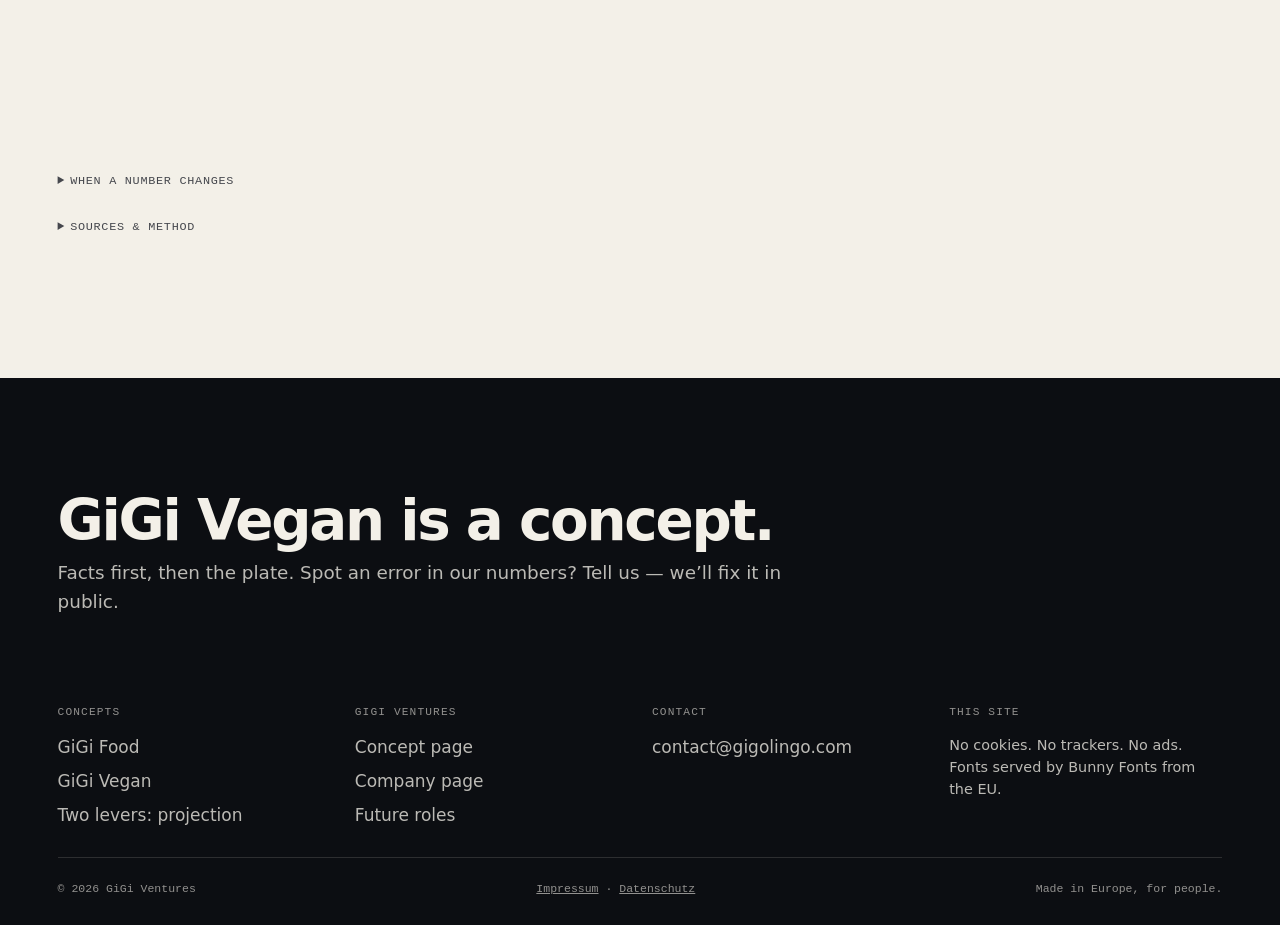
<file: levers.html>
<!doctype html>
<html lang="en" class="no-js">
<head>
  <meta charset="utf-8">
  <meta name="viewport" content="width=device-width, initial-scale=1, viewport-fit=cover">
  <title>GiGi Vegan — How far can each lever go? A yearly projection</title>
  <meta name="description" content="Eating less meat acts on every animal; wasting less food acts on the slice that is thrown away. A yearly projection of both levers for the world, Europe and Germany, set against goals of ProVeg, the Albert Schweitzer Foundation, the UN and the EU.">
  <meta name="theme-color" content="#0c0e12">
  <meta property="og:type" content="article">
  <meta property="og:title" content="GiGi Vegan — How far can each lever go?">
  <meta property="og:description" content="Two levers, a yearly projection, and four published goals read in animal lives.">
  <link rel="icon" href="assets/favicon.svg" type="image/svg+xml">
  <link rel="preconnect" href="https://fonts.bunny.net" crossorigin>
  <link rel="stylesheet" href="https://fonts.bunny.net/css?family=bricolage-grotesque:400,500,600,700,800|instrument-serif:400,400i|jetbrains-mono:400,500&display=swap">
  <link rel="stylesheet" href="assets/css/base.css">
  <link rel="stylesheet" href="assets/css/food-vegan.css">
  <link rel="stylesheet" href="assets/css/levers.css">
  <script>document.documentElement.classList.replace('no-js', 'js');</script>
  <script src="assets/js/i18n.js" data-page="levers"></script>
  <script src="assets/js/shared.js" defer></script>
  <script src="assets/data/notes.js" defer></script>
  <script src="assets/data/projection.js" defer></script>
  <script src="assets/js/glance.js" defer></script>
  <script src="assets/js/projection.js" defer></script>
</head>
<body class="topic topic--vegan">
  <a class="skip-link" href="#main">Skip to content</a>

  <header class="site-header" data-theme="dark" data-adaptive>
    <div class="wrap site-header__inner">
      <a class="logo" href="index.html" aria-label="GiGi Ventures, home">
        <img class="logo__img" src="assets/img/gigi-logo.png" alt="" width="960" height="329" decoding="async">
        <span class="logo__sub" aria-hidden="true">Ventures</span>
      </a>
      <nav class="nav" aria-label="Primary">
        <a href="#goals">Goals</a>
        <a href="#two-levers">Two levers</a>
        <a href="#system">System</a>
        <a href="#reach">Reach</a>
        <a href="#projection">Projection</a>
      </nav>
      <div class="header-actions">
        <nav class="version-switch" aria-label="Page version">
          <a href="index.html">Concept</a>
          <a href="company.html">Company</a>
        </nav>
        <nav class="sub-switch" aria-label="Food projects">
          <a href="food.html" data-p="food" aria-label="GiGi Food">Food</a>
          <a href="vegan.html" data-p="vegan" aria-label="GiGi Vegan" aria-current="true">Vegan</a>
        </nav>
        <a class="btn btn--sm btn--blue header-cta" href="company.html#careers">Future roles</a>
        <div class="lang-switch" role="group" aria-label="Language">
          <button type="button" data-lang-set="en" lang="en" translate="no" aria-label="English" aria-pressed="true">EN</button>
          <button type="button" data-lang-set="de" lang="de" translate="no" aria-label="Deutsch" aria-pressed="false">DE</button>
        </div>
        <button class="menu-btn" type="button" aria-expanded="false" aria-controls="mobile-menu" data-menu-toggle>
          <span class="sr-only">Menu</span>
          <span class="menu-btn__bars" aria-hidden="true"></span>
        </button>
      </div>
    </div>
  </header>
  <div class="mobile-menu" id="mobile-menu" hidden>
    <nav aria-label="Mobile">
      <a class="mm-back" href="index.html"><span aria-hidden="true">←</span> GiGi Ventures</a>
      <div class="mm-row">
        <a href="food.html">GiGi Food</a>
        <a href="vegan.html" aria-current="true">GiGi Vegan</a>
      </div>
      <p class="mm-label" id="mm-in">In the projection</p>
      <div class="mm-sub" role="group" aria-labelledby="mm-in">
        <a href="#goals">Goals</a>
        <a href="#two-levers">Two levers</a>
        <a href="#system">System</a>
        <a href="#reach">Reach</a>
        <a href="#projection">Projection</a>
      </div>
    </nav>
    <div class="mobile-menu__foot">
      <div class="lang-switch lang-switch--menu" role="group" aria-label="Language">
        <button type="button" data-lang-set="en" lang="en" translate="no" aria-label="English" aria-pressed="true">EN</button>
        <button type="button" data-lang-set="de" lang="de" translate="no" aria-label="Deutsch" aria-pressed="false">DE</button>
      </div>
      <a class="btn btn--blue" href="food.html">GiGi Food: our vegan kitchen <span class="btn__arrow" aria-hidden="true">→</span></a>
      <span>contact@gigolingo.com</span>
    </div>
  </div>

  <main id="main">

    <!-- ===================== Hero ===================== -->
    <section class="subhero on-dark" data-surface="dark" aria-labelledby="hero-title">
      <div class="wrap subhero__grid">
        <div>
          <p class="eyebrow"><a class="subhero__crumb" href="vegan.html">GiGi Vegan</a> · Two levers</p>
          <h1 class="subhero__title" id="hero-title">How far can <span class="serif">each lever go?</span></h1>
          <p class="points subhero__points">The goals<span class="points__sep" aria-hidden="true">—</span>the two levers<span class="points__sep" aria-hidden="true">—</span>year by year.</p>
          <p class="subhero__lead">Four organisations have set goals that would spare animals: ProVeg, the Albert Schweitzer Foundation, the UN and the EU. We start from their goals, show the two levers they pull — eating less meat and wasting less food — and what each would mean in animals, year by year.</p>
          <div class="subhero__actions">
            <a class="btn btn--paper" href="#goals">Start with the goals <span class="btn__arrow btn__arrow--down" aria-hidden="true">↓</span></a>
            <a class="btn btn--ghost" href="vegan.html#totals">Back to the totals <span class="btn__arrow" aria-hidden="true">→</span></a>
          </div>
        </div>
        <figure class="subhero__art" aria-hidden="true">
          <svg viewBox="0 0 400 400">
            <circle class="art__halo" cx="200" cy="200" r="190"/>
            <circle class="art__disc" cx="200" cy="200" r="150"/>
            <g transform="translate(200 200)">
              <rect class="art__leaf" x="-100" y="-92" width="200" height="30" rx="9"/>
              <rect x="58" y="-92" width="42" height="30" rx="9" fill="#ee6a50"/>
              <g class="art__leaf">
                <rect x="-96" y="40" width="30" height="40" rx="5"/>
                <rect x="-56" y="20" width="30" height="60" rx="5"/>
                <rect x="-16" y="-2" width="30" height="82" rx="5"/>
                <rect x="24" y="-26" width="30" height="106" rx="5"/>
                <rect x="64" y="-50" width="30" height="130" rx="5"/>
              </g>
            </g>
          </svg>
        </figure>
      </div>
    </section>

    <!-- ===================== 01 The goals ===================== -->
    <section id="goals" class="section topic-section topic-section--tight" data-surface="light" aria-labelledby="goals-title">
      <div class="wrap">
        <header class="topic-head">
          <p class="eyebrow">01 — The goals</p>
          <h2 class="h2" id="goals-title">Four goals that would spare animals. <span class="serif">Two levers behind them.</span></h2>
          <p class="lead">ProVeg and the Albert Schweitzer Foundation want people to eat less meat and fewer animal products. The UN and the EU want less food thrown away. None of them counts animals — so each card says what they aim for, by when, and how many animals a year that would spare if it were reached. “How we read it” has our assumptions.</p>
        </header>
        <div data-goals>
          <noscript><p class="gwarn-fallback">These cards are drawn from a data file and need JavaScript. The goals: ProVeg International — replace half of all animal products by 2040; the Albert Schweitzer Foundation — reduce the consumption of animal products, no number or year of its own; UN SDG 12.3 — halve retail and consumer food waste per capita by 2030; the EU — 10% less in processing and 30% less in retail and consumption by the end of 2030.</p></noscript>
        </div>
      </div>
    </section>

    <!-- ===================== 02 The two levers ===================== -->
    <section id="two-levers" class="section topic-section topic-section--tight" data-surface="light" aria-labelledby="two-levers-title">
      <div class="wrap">
        <header class="topic-head">
          <p class="eyebrow">02 — The two levers</p>
          <h2 class="h2" id="two-levers-title">The two levers: <span class="serif">eat less, or waste less.</span></h2>
          <p class="lead">The four goals pull at two different levers. Every animal raised for meat ends up in one of two places: eaten, or lost on the way. A <strong>lever</strong> is one thing that can be changed. Lever A cuts what people ask for, so fewer animals are raised at all. Lever B cuts what is thrown away, so the same meals need fewer animals. They pull at different places, and they are not the same size.</p>
        </header>
        <div class="levers-explain">
          <article class="lex lex--a">
            <span class="lex__badge" aria-hidden="true">A</span>
            <div class="lex__body">
              <h3>Lever A — eat less meat</h3>
              <dl class="lex__list">
                <div><dt>Cuts at</dt><dd>The plate — what people choose to eat. Less meat wanted means fewer animals raised in the first place.</dd></div>
                <div><dt>How</dt><dd>A plant-based meal instead of a meat one — at home, in canteens, in kitchens like <a class="link" href="food.html">GiGi Food</a> — or a goal such as ProVeg’s “replace half of all animal products by 2040”.</dd></div>
                <div><dt>Reaches</dt><dd><strong>Every animal</strong> — the meat that is eaten and the meat that is wasted alike.</dd></div>
                <div><dt>Germany, a year</dt><dd>Halve the meat eaten: <strong>≈ 373 m</strong> of today’s 746 m animals fewer. A scenario, not a forecast.</dd></div>
              </dl>
            </div>
          </article>
          <article class="lex lex--b">
            <span class="lex__badge" aria-hidden="true">B</span>
            <div class="lex__body">
              <h3>Lever B — waste less food</h3>
              <dl class="lex__list">
                <div><dt>Cuts at</dt><dd>Every step where meat is lost before it is eaten — five of them, from the farm to the kitchen. Share of the animal lives lost at each step, world, 2019:
                  <span class="lex__chain" role="img" aria-label="Five steps: production and rearing 24.9 percent, storage and transport 7.8, slaughter and processing 20.0, distribution and retail 20.6, food service and households 26.7">
                    <span style="--w: 24.9"></span><span style="--w: 7.8"></span><span style="--w: 20"></span><span style="--w: 20.6"></span><span style="--w: 26.7"></span>
                  </span>
                  <span class="lex__stages">Production &amp; rearing 24.9% · Storage &amp; transport 7.8% · Slaughter &amp; processing 20.0% · Distribution &amp; retail 20.6% · <strong>at the plate — food service &amp; households 26.7%</strong>, the largest step. <a class="link" href="#src-klaura">Klaura et al. 2023</a></span>
                </dd></div>
                <div><dt>How</dt><dd>Better planning, storage and portion sizes; using or selling what is left over — wherever the loss happens.</dd></div>
                <div><dt>Reaches</dt><dd><strong>Only the lost part</strong> — about a fifth of the animal lives (≈ 22%) — so it can never do more than that.</dd></div>
                <div><dt>Germany, a year</dt><dd>End all household meat waste: <strong>≈ 10.5 m</strong> animals fewer — about 35 times less than halving the meat eaten. An advocacy source, households only.</dd></div>
              </dl>
            </div>
          </article>
        </div>
        <p class="lex__foot">ProVeg and the Albert Schweitzer Foundation pull lever A; the UN and the EU pull lever B. Pulled together, the two spare a little less than their sum — <a class="link link--go" href="#reach">why, with 100 animals</a> · <a class="link link--go" href="#projection">the yearly projection</a> · <a class="link link--go" href="vegan.html#totals">the totals on GiGi Vegan</a></p>
      </div>
    </section>

    <!-- ===================== 03 The total system ===================== -->
    <section id="system" class="section topic-section topic-section--tight" data-surface="light" aria-labelledby="system-title">
      <div class="wrap">
        <header class="topic-head">
          <p class="eyebrow">03 — The total system</p>
          <h2 class="h2" id="system-title">Everything produced, <span class="serif">eaten and wasted.</span></h2>
          <p class="lead">Per region, one bar: what is consumed and what is wasted, meat weight first and animal lives second. Lever A, less demand, acts on the whole bar; lever B, less food waste, acts only on the wasted part. The detail behind each number is under “Details”; the way down into the waste figures is on GiGi Vegan.</p>
        </header>
        <!-- Rendered by assets/js/glance.js from assets/data/projection.js (levers) -->
        <div class="levers" data-levers>
          <noscript><p class="gwarn-fallback">These bars are drawn from a data file and need JavaScript. In short: worldwide about 18 bn of ≈ 80 bn animal lives (≈ 22%) are lost with wasted meat; in Europe the wasted share of meat weight is 23% (JRC, EU-28, 2011); in Germany, households waste about 1.6% of the meat that is eaten (74.6 kt of 4.6 Mt).</p></noscript>
        </div>
      </div>
    </section>

    <!-- ===================== 04 Reach ===================== -->
    <section id="reach" class="section topic-section topic-section--tight" data-surface="light" aria-labelledby="reach-title">
      <div class="wrap">
        <header class="topic-head">
          <p class="eyebrow">04 — Reach</p>
          <h2 class="h2" id="reach-title">Eating less can spare every animal. <span class="serif">Wasting less, about one in five.</span></h2>
          <p class="lead">Out of every 100 animals raised for meat in the world, the meat of about 22 is lost or wasted, and the meat of 78 is eaten. Wasting less can only spare some of those 22. Eating less can spare any of the 100. First, each lever pulled on its own; then both at the same time.</p>
        </header>
        <!-- Rendered by assets/js/projection.js from assets/data/projection.js -->
        <div data-reach>
          <noscript><p class="gwarn-fallback">These charts are drawn from a data file and need JavaScript. In short: lever B can save at most the wasted share, about 22% of animal lives worldwide; even removing all waste saves less than a 25% cut in demand. At 50% less demand and 50% less waste, 55.5% of animal lives are saved — not 61%.</p></noscript>
        </div>
      </div>
    </section>

    <!-- ===================== 05 Projection ===================== -->
    <section id="projection" class="section topic-section topic-section--tight" data-surface="light" aria-labelledby="projection-title">
      <div class="wrap">
        <header class="topic-head">
          <p class="eyebrow">05 — Projection</p>
          <h2 class="h2" id="projection-title">Year by year: <span class="serif">what a goal would mean in animals.</span></h2>
          <p class="lead">Pick a region and a goal, or set the two levers yourself. The chart shows the animals not slaughtered each year against a flat baseline: green is eating less (lever A), coral is wasting less (lever B). A what-if, not a forecast — the assumptions are listed below it.</p>
        </header>
        <div data-projection>
          <noscript><p class="gwarn-fallback">The projection is interactive and needs JavaScript. Example: Germany, 746 m animals slaughtered a year (2025). A 50% cut in demand by 2040 means about 373 m fewer animals a year by then; halving retail and consumer food waste by 2030 would add only a few million.</p></noscript>
        </div>
        <div data-passume></div>
      </div>
    </section>

    <!-- ===================== Number notes and sources ===================== -->
    <section class="section topic-section topic-section--tight" data-surface="light" aria-label="Number notes and sources">
      <div class="wrap">
        <details class="sources" id="numbernotes">
          <summary>When a number changes</summary>
          <!-- Rendered by assets/js/glance.js from assets/data/notes.js — only the notes whose marks are on this page -->
          <div class="numnotes" data-notes="projection"></div>
        </details>

        <details class="sources" id="sources">
          <summary>Sources &amp; method</summary>
          <p class="sources__how">Numbers in brackets point to this list; marks (≠i) point to “When a number changes”. Goals are paraphrased, not quoted — read the originals.</p>
          <ol class="sources__list" role="list">
            <li id="src-klaura">Animal lives and stage shares: Klaura et al. 2023, Leiden University — 17.97 bn animal lives lost with meat loss and waste, 2019 data; share by chain stage: production &amp; rearing 24.9%, storage &amp; transport 7.8%, slaughter &amp; processing 20.0%, distribution &amp; retail 20.6%, households &amp; food service 26.7%.</li>
            <li id="src-faostat">World slaughter counts: FAO (FAOSTAT), live animals slaughtered — 86.3 bn in 2024, 91% of them chickens (78.5 bn).</li>
            <li id="src-destatis">Germany slaughter counts: <a class="link" href="https://www.destatis.de/DE/Presse/Pressemitteilungen/2026/02/PD26_049_413.html" target="_blank" rel="noopener">Destatis press release 049/2026</a> (13 Feb 2026), preliminary — 48.5 m pigs, cattle, sheep, goats and horses plus 697.3 m chickens, turkeys and ducks in 2025. Destatis gives no total; the sum (≈ 746 m) is ours.</li>
            <li id="src-brief">Figures from our research brief that we have not re-verified: Europe-43 total ≈ 12.5 bn animals a year (2019), and the average meat per animal (chicken ≈ 1.6 kg, bovine ≈ 323 kg). Marked “Approximate” or “Brief” where they appear.</li>
            <li id="src-proveg">ProVeg International, press release of 3 June 2024, “About ProVeg International” — <a class="link" href="https://proveg.org/press-release/biodiversity-decline-and-meat-consumption-proveg-gets-enhanced-voice-in-global-debate/" target="_blank" rel="noopener">proveg.org</a>. Paraphrased here. ProVeg’s current “About us” page does not repeat the number.</li>
            <li id="src-provegold">The earlier wording of the same goal (“50 by 40”): <a class="link" href="https://vegconomist.com/interviews/proveg-our-mission-is-to-reduce-global-meat-consumption-by-50-before-2040/" target="_blank" rel="noopener">vegconomist interview with ProVeg</a>.</li>
            <li id="src-asf">Albert Schweitzer Stiftung für unsere Mitwelt, <a class="link" href="https://albert-schweitzer-stiftung.de/track/uploads/ass_-_srs-2023_1.1.pdf" target="_blank" rel="noopener">Transparenz- und Wirkungsbericht 2023</a> (PDF, German): foreword, chapter 1.1 “Vision &amp; Ansatz” — vision, mission, a three-year strategy horizon, and the aim to improve conditions for hundreds of millions of animals, mainly broiler chickens. Paraphrased.</li>
            <li id="src-asfclimate">Albert Schweitzer Stiftung, <a class="link" href="https://albert-schweitzer-stiftung.de/themen/umwelt/tierprodukte-klima" target="_blank" rel="noopener">“Tierprodukte befeuern die Klimakrise”</a> (German): meat consumption in Europe would have to fall by 70–80% (attributed to the Planetary Health Diet); no target year is given.</li>
            <li id="src-sdg">United Nations, <a class="link" href="https://sdgs.un.org/goals/goal12" target="_blank" rel="noopener">Sustainable Development Goal 12</a>, target 12.3: by 2030, halve per-capita food waste at retail and consumer level, and reduce food losses along production and supply chains.</li>
            <li id="src-euwfd">Directive (EU) 2025/1892 amending the Waste Framework Directive; <a class="link" href="https://food.ec.europa.eu/food-safety/food-waste/eu-food-waste-relevant-legislation/food-waste-reduction-targets_en" target="_blank" rel="noopener">European Commission, “Food waste reduction targets”</a>: binding national targets for 2030 — 10% in processing and manufacturing, 30% per capita in retail and consumption together; baseline the 2021–2023 average.</li>
            <li id="src-fleischatlas">Household animal estimate: Meat Atlas (Fleischatlas) 2021, an advocacy source — ≈ 10.5 m land animals in household meat waste in Germany; calculation method not fully published.</li>
            <li id="src-jrc">EU-28 meat waste: European Commission Joint Research Centre (JRC), mass-flow model by product group and supply-chain stage, 2011 data — 61.7 Mt meat available, 14.2 Mt wasted (primary production 0.5, processing 2.9, retail 1.7, households 7.3, food service 1.7 Mt); fresh mass, edible and inedible parts.</li>
            <li id="src-bzl">Germany: BZL supply balance 2025, provisional — 4.6 Mt calculated meat consumption, 54.9 kg per person (pork 28.3, poultry 14.7, beef &amp; veal 9.7 kg). It is about 72% of the wider “meat use” of 6.37 Mt.</li>
            <li id="src-gfk">German household waste: GfK household panel 2020 via UBA — 1.87 Mt avoidable food waste, of which 4% meat, sausage and fish (74.6 kt).</li>
            <li id="src-thuenen">Avoidable share: Thünen Report 71 — about half of household food waste is avoidable. Applied to the 2022 household total (6.3 Mt), 4% gives ≈ 125 kt, the “other basis”.</li>
            <li id="src-ahv">Food-service meat waste: ≈ 85.8 kt (2018/19), a study estimate carried over from our earlier analysis. We could not re-verify the primary study, so it is marked unconfirmed and used only in scenario C.</li>
            <li id="src-model">Our own calculation — the assumptions P1–P7 on this page, and the lever assumptions L1–L6 under the bars in <a class="link" href="#system">The total system</a>.</li>
          </ol>
        </details>
      </div>
    </section>

</main>

  <footer class="site-footer on-dark" data-surface="dark">
    <div class="wrap">
      <div class="footer__end">
        <p class="footer__end-title">GiGi Vegan is a concept.</p>
        <p class="footer__end-text">Facts first, then the plate. Spot an error in our numbers? Tell us — we’ll fix it in public.</p>
      </div>
      <div class="footer__cols">
        <div>
          <p class="footer__h">Concepts</p>
          <ul role="list">
            <li><a href="food.html">GiGi Food</a></li>
            <li><a href="vegan.html">GiGi Vegan</a></li>
            <li><a href="levers.html" aria-current="page">Two levers: projection</a></li>
          </ul>
        </div>
        <div>
          <p class="footer__h">GiGi Ventures</p>
          <ul role="list">
            <li><a href="index.html">Concept page</a></li>
            <li><a href="company.html">Company page</a></li>
            <li><a href="company.html#careers">Future roles</a></li>
          </ul>
        </div>
        <div>
          <p class="footer__h">Contact</p>
          <ul role="list">
            <li><a href="mailto:contact@gigolingo.com">contact@gigolingo.com</a></li>
          </ul>
        </div>
        <div>
          <p class="footer__h">This site</p>
          <p class="footer__small">No cookies. No trackers. No ads. Fonts served by Bunny Fonts from the EU.</p>
        </div>
      </div>
      <div class="footer__legal">
        <span>© <span data-year>2026</span> GiGi Ventures</span>
        <span><a href="#">Impressum</a> · <a href="#">Datenschutz</a></span>
        <span>Made in Europe, for people.</span>
      </div>
    </div>
  </footer>
</body>
</html>
</file>
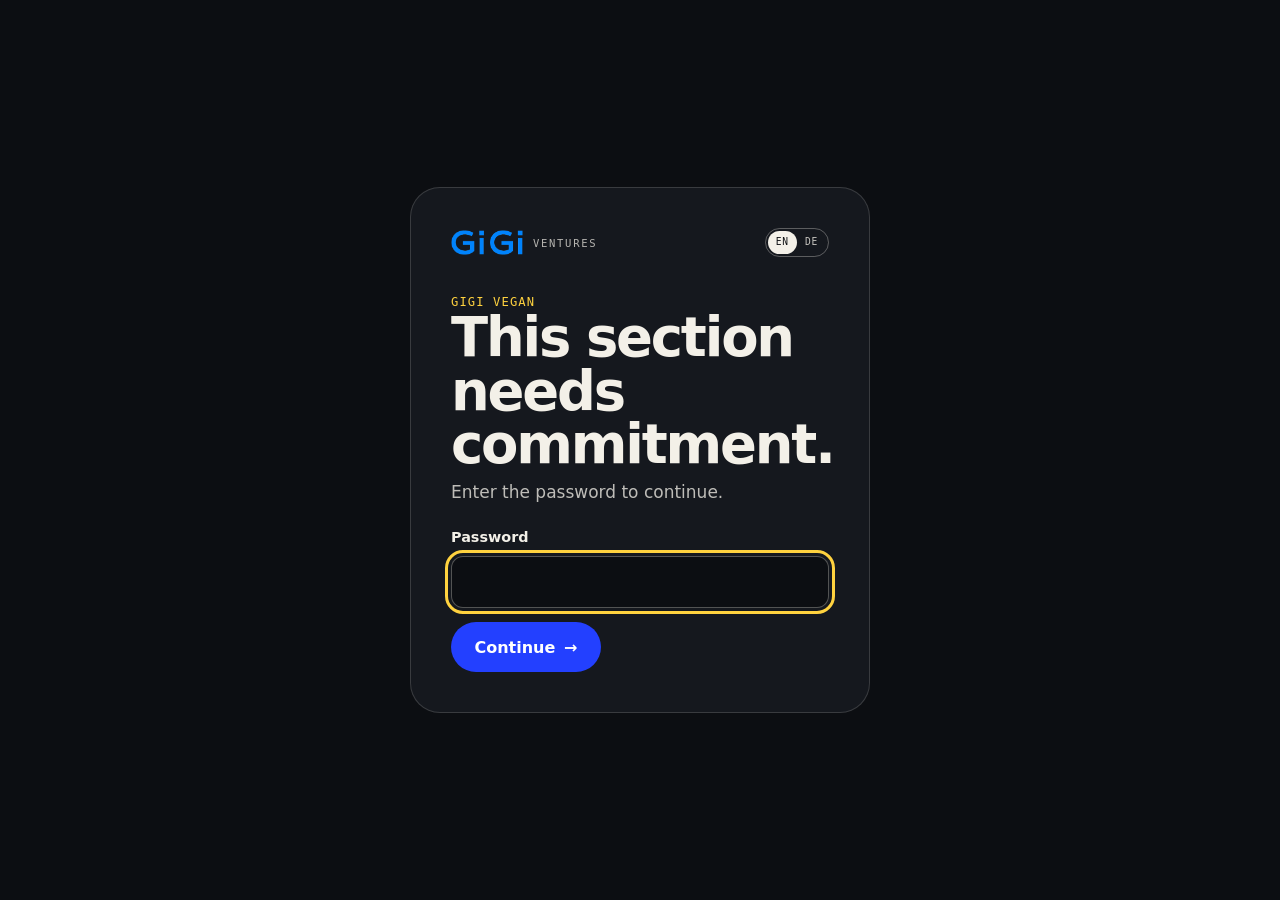
<file: vegan.html>
<!doctype html>
<html lang="en" class="no-js vegan-locked">
<head>
  <meta charset="utf-8">
  <meta name="viewport" content="width=device-width, initial-scale=1, viewport-fit=cover">
  <title>GiGi Vegan — Facts, our report, and where we’d anchor</title>
  <meta name="description" content="In 2019 the meat lost or wasted worldwide came from about 18 billion animals, 93.6% of them chickens. GiGi Vegan collects the facts we work from, how we count them, and where we’d try to anchor.">
  <meta name="theme-color" content="#0c0e12">
  <meta property="og:type" content="article">
  <meta property="og:title" content="GiGi Vegan — 18 billion animals. Their meat was never eaten.">
  <meta property="og:description" content="Our facts, our report, and where we’d try to anchor.">
  <link rel="icon" href="assets/favicon.svg" type="image/svg+xml">
  <link rel="preconnect" href="https://fonts.bunny.net" crossorigin>
  <link rel="stylesheet" href="https://fonts.bunny.net/css?family=bricolage-grotesque:400,500,600,700,800|instrument-serif:400,400i|jetbrains-mono:400,500&display=swap">
  <link rel="stylesheet" href="assets/css/base.css">
  <link rel="stylesheet" href="assets/css/food-vegan.css">
  <link rel="stylesheet" href="assets/css/vegan-gate.css">
  <script>
    document.documentElement.classList.replace('no-js', 'js');
    let cameFromHome = false;
    try {
      const previous = new URL(document.referrer);
      const path = previous.pathname.replace(/\/+$/, '') || '/';
      cameFromHome = previous.origin === window.location.origin && (path === '/' || /\/index\.html$/i.test(path));
    } catch {}
    if (cameFromHome) document.documentElement.classList.remove('vegan-locked');
    try {
      if (sessionStorage.getItem('gigi-vegan-unlocked') === 'true') {
        document.documentElement.classList.remove('vegan-locked');
      }
    } catch {}
  </script>
  <script src="assets/js/i18n.js" data-page="vegan"></script>
  <script src="assets/js/shared.js" defer></script>
  <script src="assets/js/vegan-gate.js" defer></script>
  <script src="assets/data/vegan.js" defer></script>
  <script src="assets/data/notes.js" defer></script>
  <script src="assets/js/glance.js" defer></script>
  <script src="assets/js/food-vegan.js" defer></script>
</head>
<body class="topic topic--vegan">
  <section class="vegan-gate" id="vegan-gate" aria-labelledby="vegan-gate-title">
    <form class="vegan-gate__card" data-vegan-gate>
      <div class="vegan-gate__top">
        <a class="logo vegan-gate__logo" href="index.html" aria-label="GiGi Ventures, home">
          <img class="logo__img" src="assets/img/gigi-logo.png" alt="" width="960" height="329" decoding="async">
          <span class="logo__sub" aria-hidden="true">Ventures</span>
        </a>
        <div class="lang-switch vegan-gate__lang" role="group" aria-label="Language">
          <button type="button" data-lang-set="en" lang="en" translate="no" aria-label="English" aria-pressed="true">EN</button>
          <button type="button" data-lang-set="de" lang="de" translate="no" aria-label="Deutsch" aria-pressed="false">DE</button>
        </div>
      </div>
      <p class="eyebrow">GiGi Vegan</p>
      <h1 class="h2" id="vegan-gate-title">This section needs commitment.</h1>
      <p class="vegan-gate__copy">Enter the password to continue.</p>
      <label class="vegan-gate__label" for="vegan-password">Password</label>
      <input class="vegan-gate__input" id="vegan-password" name="password" type="password" autocomplete="current-password" required autofocus>
      <p class="vegan-gate__error" data-vegan-gate-error role="alert" hidden>That password didn’t match. Try again.</p>
      <button class="btn btn--blue vegan-gate__submit" type="submit">Continue <span class="btn__arrow" aria-hidden="true">→</span></button>
    </form>
  </section>

  <a class="skip-link" href="#main">Skip to content</a>

  <header class="site-header" data-theme="dark" data-adaptive>
    <div class="wrap site-header__inner">
      <a class="logo" href="index.html" aria-label="GiGi Ventures, home">
        <img class="logo__img" src="assets/img/gigi-logo.png" alt="" width="960" height="329" decoding="async">
        <span class="logo__sub" aria-hidden="true">Ventures</span>
      </a>
      <nav class="nav" aria-label="Primary">
        <a href="#waste">Waste</a>
        <a href="#consumption">Consumption</a>
        <a href="levers.html">Two levers</a>
      </nav>
      <div class="header-actions">
        <nav class="version-switch" aria-label="Page version">
          <a href="index.html">Concept</a>
          <a href="company.html">Company</a>
        </nav>
        <nav class="sub-switch" aria-label="Food projects">
          <a href="food.html" data-p="food" aria-label="GiGi Food">Food</a>
          <a href="vegan.html" data-p="vegan" aria-label="GiGi Vegan" aria-current="page">Vegan</a>
        </nav>
        <a class="btn btn--sm btn--blue header-cta" href="company.html#careers">Future roles</a>
        <div class="lang-switch" role="group" aria-label="Language">
          <button type="button" data-lang-set="en" lang="en" translate="no" aria-label="English" aria-pressed="true">EN</button>
          <button type="button" data-lang-set="de" lang="de" translate="no" aria-label="Deutsch" aria-pressed="false">DE</button>
        </div>
        <button class="menu-btn" type="button" aria-expanded="false" aria-controls="mobile-menu" data-menu-toggle>
          <span class="sr-only">Menu</span>
          <span class="menu-btn__bars" aria-hidden="true"></span>
        </button>
      </div>
    </div>
  </header>
  <div class="mobile-menu" id="mobile-menu" hidden>
    <nav aria-label="Mobile">
      <a class="mm-back" href="index.html"><span aria-hidden="true">←</span> GiGi Ventures</a>
      <div class="mm-row">
        <a href="food.html">GiGi Food</a>
        <a href="vegan.html" aria-current="page">GiGi Vegan</a>
      </div>
      <p class="mm-label" id="mm-in">In GiGi Vegan</p>
      <div class="mm-sub" role="group" aria-labelledby="mm-in">
        <a href="#waste">Waste</a>
        <a href="#consumption">Consumption</a>
        <a href="levers.html">Two levers <span aria-hidden="true">→</span></a>
      </div>
    </nav>
    <div class="mobile-menu__foot">
      <div class="lang-switch lang-switch--menu" role="group" aria-label="Language">
        <button type="button" data-lang-set="en" lang="en" translate="no" aria-label="English" aria-pressed="true">EN</button>
        <button type="button" data-lang-set="de" lang="de" translate="no" aria-label="Deutsch" aria-pressed="false">DE</button>
      </div>
      <a class="btn btn--blue" href="food.html">GiGi Food: our vegan kitchen <span class="btn__arrow" aria-hidden="true">→</span></a>
      <span>contact@gigolingo.com</span>
    </div>
  </div>

  <main id="main">

    <!-- ===================== Hero ===================== -->
    <section class="subhero on-dark" data-surface="dark" aria-labelledby="hero-title">
      <div class="wrap subhero__grid">
        <div>
          <p class="eyebrow"><a class="subhero__crumb" href="index.html">GiGi Ventures</a> · Concept · Facts &amp; report</p>
          <h1 class="subhero__title" id="hero-title">18 billion animals. <span class="serif">Their meat was never eaten.</span></h1>
          <p class="points subhero__points">Our facts<span class="points__sep" aria-hidden="true">—</span>our report<span class="points__sep" aria-hidden="true">—</span>where we’d anchor.</p>
          <p class="subhero__lead">In 2019, the meat lost or wasted worldwide came from about 18 billion animals — 93.6% of them chickens.</p>
          <div class="subhero__actions">
            <a class="btn btn--paper" href="#totals">See the totals <span class="btn__arrow btn__arrow--down" aria-hidden="true">↓</span></a>
            <a class="btn btn--ghost" href="food.html">GiGi Food: our vegan kitchen <span class="btn__arrow" aria-hidden="true">→</span></a>
          </div>
        </div>
        <figure class="subhero__art" aria-hidden="true">
          <svg viewBox="0 0 400 400">
            <circle class="art__halo" cx="200" cy="200" r="190"/>
            <circle class="art__disc" cx="200" cy="200" r="150"/>
            <g transform="translate(200 200)">
              <path class="art__leaf" d="M-70 64 C -78 -22, -10 -84, 86 -86 C 88 6, 30 72, -70 64 Z"/>
              <path class="art__vein" d="M-70 64 C -20 18, 20 -24, 62 -62 M-22 22 L -30 -14 M8 -6 L 2 -40 M8 -6 L 42 -6 M-22 22 L 14 26"/>
            </g>
          </svg>
        </figure>
      </div>
    </section>

    <!-- ===================== Two levers: a brief link (the explainer lives on levers.html) ===================== -->
    <aside class="levers-brief" data-surface="light" aria-label="The two levers">
      <div class="wrap">
        <p><strong>Two levers</strong> could spare them: eat less meat (lever A) or waste less food (lever B). One acts on the whole system, the other on about a fifth of it. <a class="link link--go" href="levers.html#two-levers">The two levers, explained</a></p>
      </div>
    </aside>

    <!-- ===================== A Total food ===================== -->
    <section id="totals" class="section topic-section topic-section--tight" data-surface="light" aria-labelledby="totals-title">
      <div class="wrap">
        <header class="topic-head">
          <p class="eyebrow">A — Total food</p>
          <h2 class="h2" id="totals-title">All the food: <span class="serif">wasted or consumed.</span></h2>
          <p class="lead">Per level — the world, Europe, Germany — the total food on top, split into what is wasted (A.1, left) and what is consumed (A.2, right). Below it the meat inside the food gets the same treatment: its total, and how that splits into lost and consumed. Each check says whether the two parts really add up. Underlined numbers drill down: coral and blue lead to the waste below, green to the consumption.</p>
        </header>
        <!-- Rendered by assets/js/glance.js from assets/data/vegan.js -->
        <div class="dash" data-totals>
          <noscript><p class="gwarn-fallback">The totals are drawn from a data file and need JavaScript. In short: about 5.5 bn t of food reach consumers worldwide (UNEP, derived), of which 1.05 bn t are wasted; the EU wastes 57.5 Mt and Germany 10.8 Mt of food; Germany eats 4.6 Mt of meat a year (54.9 kg per person). The sources are listed at the end of the page.</p></noscript>
        </div>
      </div>
    </section>

    <!-- ===================== B Waste ===================== -->
    <section id="waste" class="section topic-section topic-section--tight" data-surface="light" aria-labelledby="waste-title">
      <div class="wrap">
        <header class="topic-head">
          <p class="eyebrow">B — Waste</p>
          <h2 class="h2" id="waste-title">Where the waste happens, <span class="serif">in tonnes or in animals.</span></h2>
          <p class="lead">One question, two ways to count it: the weight of what is lost, or the animal lives behind the meat that is lost. Pick one — every level shows where along the chain it goes, what is known and what is not, and the drill-downs behind it.</p>
        </header>
        <!-- Rendered by assets/js/glance.js from assets/data/vegan.js -->
        <div class="dash" data-waste>
          <noscript><p class="gwarn-fallback">This section is drawn from a data file and needs JavaScript. In short: of the 57.5 Mt of food the EU wastes, 37.0 Mt (64%) go at consumption; in Germany it is 8.3 of 10.8 Mt (77%). Worldwide, about 18 bn animal lives are lost with wasted meat, 26.7% of them at consumption. The sources are listed at the end of the page.</p></noscript>
        </div>
        <p class="report__cta"><a class="link" href="mailto:contact@gigolingo.com?subject=GiGi%20Vegan%20%E2%80%94%20full%20report">Ask for the full report (German) <span aria-hidden="true">↗</span></a></p>
      </div>
    </section>

    <!-- ===================== C Consumption ===================== -->
    <section id="consumption" class="section topic-section topic-section--tight" data-surface="light" aria-labelledby="consumption-title">
      <div class="wrap">
        <header class="topic-head">
          <p class="eyebrow">C — Consumption</p>
          <h2 class="h2" id="consumption-title">From meat on the table <span class="serif">to the plate.</span></h2>
          <p class="lead">A.2 gave the meat that is consumed. Here is what stands behind those numbers: how much each person has, and what we know about the waste next to it. The mix of the meat — what the 54.9 kg are made of — sits in A.2, under the number it explains.</p>
        </header>
        <!-- Rendered by assets/js/glance.js from assets/data/vegan.js -->
        <div class="dash" data-consumption>
          <noscript><p class="gwarn-fallback">This drill-down is drawn from a data file and needs JavaScript. In short: per person a year about 28.4 kg of meat are available worldwide, 66.6 kg in the EU and 54.9 kg in Germany (28.3 kg pork, 14.7 kg poultry, 9.7 kg beef and veal, 2.2 kg other) — calculated from supply, not measured at the plate.</p></noscript>
        </div>
      </div>
    </section>

    <!-- ===================== 04 Anchors ===================== -->
    <section id="anchors" class="section topic-section topic-section--tight" data-surface="light" aria-labelledby="anchors-title">
      <div class="wrap">
        <header class="topic-head" data-reveal>
          <p class="eyebrow">D — Where we’d anchor</p>
          <h2 class="h2" id="anchors-title">From the whole chain <span class="serif">to one plate.</span></h2>
        </header>
        <div class="anchors">
          <figure class="target" data-reveal>
            <svg viewBox="0 0 440 440" role="img" aria-labelledby="target-title">
              <title id="target-title">Three rings, from the outside in: the chain (18 billion animal lives), the last mile (households and kitchens), and the plate (vegan by default), where we would anchor.</title>
              <circle class="target__ring target__ring--1" cx="220" cy="220" r="210"/>
              <circle class="target__ring target__ring--2" cx="220" cy="220" r="142"/>
              <circle class="target__ring target__ring--3" cx="220" cy="220" r="74"/>
              <text class="target__label" x="220" y="44" text-anchor="middle">THE CHAIN</text>
              <text class="target__sub" x="220" y="62" text-anchor="middle">18 bn animal lives lost</text>
              <text class="target__label" x="220" y="112" text-anchor="middle">THE LAST MILE</text>
              <text class="target__sub" x="220" y="130" text-anchor="middle">households &amp; kitchens</text>
              <text class="target__core" x="220" y="216" text-anchor="middle">The plate</text>
              <text class="target__core-sub" x="220" y="240" text-anchor="middle">vegan by default</text>
            </svg>
          </figure>
          <ol class="anchor-list" role="list">
            <li class="anchor" data-reveal>
              <span class="anchor__num">1</span>
              <div>
                <h3>The plate</h3>
                <p>Germany eats 54.9 kg of meat per person a year — that’s the number we want to move. Every GiGi Food bowl is vegan: red lentils bring 25.4 g of protein per 100 g at €2.47/kg. <a class="link" href="food.html">GiGi Food</a></p>
              </div>
            </li>
            <li class="anchor" data-reveal>
              <span class="anchor__num">2</span>
              <div>
                <h3>Why chickens come first</h3>
                <p>93.6% of the 18 billion animal lives lost are chickens. A chicken gives far less meat than a cow, so every kilo of lost chicken stands for many more lives. That’s why we count animals as well as tonnes — and why we start with plants.</p>
              </div>
            </li>
            <li class="anchor" data-reveal>
              <span class="anchor__num">3</span>
              <div>
                <h3>The last mile</h3>
                <p>Households and food service are the largest single stage (26.7% of animal lives lost). Kitchens, canteens and everyday habits are where we’d try to act first.</p>
              </div>
            </li>
          </ol>
        </div>

        <div class="moving" data-reveal>
          <header class="moving__head">
            <p class="eyebrow">Already moving</p>
            <h3 class="h3">What’s been achieved for chickens so far</h3>
            <p>We looked for what organisations have actually delivered on chickens, in Germany and the EU. Two routes, and one honest gap.</p>
          </header>
          <div class="moving__grid">
            <article class="mlite">
              <p class="mlite__kicker">Welfare route · Germany</p>
              <h4>Masthuhn-Initiative <small>Albert Schweitzer Stiftung</small></h4>
              <p>The German side of the European Chicken Commitment asks food companies for better broiler welfare: space, breeding lines, stunning and slaughter. More than 110 food companies in Germany have signed up.</p>
              <p class="mlite__result"><strong>Report 2026 (November):</strong> of 64 companies assessed, only 3 meet all criteria. Nestlé and Rügenwalder Mühle withdrew their commitments this year.</p>
            </article>
            <article class="mlite">
              <p class="mlite__kicker">Plant route · ProVeg</p>
              <h4>ProVeg <small>plant-based food, not a chicken campaign</small></h4>
              <p>ProVeg’s documented wins are about plant-based food. In October 2020 the European Parliament rejected a ban on meat names such as “burger” and “sausage” for plant-based products.</p>
              <p class="mlite__result"><strong>Study with the Dutch Nutrition Center (2023):</strong> 130 plant-based meat substitutes checked. Plant-based chicken pieces and filet largely met the criteria; breaded nuggets and schnitzel did not.</p>
            </article>
          </div>
          <p class="moving__gap"><strong>The gap.</strong> As far as we could verify, ProVeg has no campaign aimed specifically at chickens; the chicken-specific pressure on companies comes from welfare groups. A plant-based bowl on the table is a third route — and that’s what GiGi Food tests.</p>
        </div>

        <div class="ask" data-reveal>
          <div>
            <p class="eyebrow">GiGi Food × GiGi Vegan</p>
            <p class="ask__title">Separate projects. The same table: every bowl is vegan.</p>
          </div>
          <div class="ask__actions">
            <a class="btn btn--ink" href="food.html">Open GiGi Food <span class="btn__arrow" aria-hidden="true">→</span></a>
            <a class="btn btn--ghost" href="mailto:contact@gigolingo.com?subject=GiGi%20Vegan%20%E2%80%94%20research">Research with us <span class="btn__arrow btn__arrow--ne" aria-hidden="true">↗</span></a>
          </div>
        </div>

        <details class="sources" id="numbernotes">
          <summary>When a number changes</summary>
          <!-- Rendered by assets/js/glance.js from assets/data/notes.js -->
          <div class="numnotes" data-notes="vegan"></div>
        </details>

        <details class="sources" id="sources">
          <summary>Sources &amp; method</summary>
          <p class="sources__how">Numbers in brackets in the totals, the drill-downs and the charts point to this list; marks (≠i) point to “When a number changes”.</p>
          <ol class="sources__list" role="list">
            <li id="src-klaura">Animal lives and meat loss: Klaura et al. 2023, Leiden University — global model of animal lives embodied in meat loss and waste, six land-animal species, 2019 data (17.97 bn animals; 77.4 Mt carcass weight ≈ 52.4 Mt boneless edible meat, “about one sixth” of production; stage shares; Europe = 43 countries, 2.76 bn animals, 3.61 per person).</li>
            <li id="src-jrc">EU-28 meat waste: European Commission Joint Research Centre (JRC), mass-flow model by product group and supply-chain stage, 2011 data — 61.7 Mt meat available, 14.2 Mt wasted (primary production 0.5, processing 2.9, retail 1.7, households 7.3, food service 1.7 Mt); fresh mass, edible and inedible parts.</li>
            <li id="src-unep">World food waste: UNEP Food Waste Index Report 2024 — 1.05 bn t in 2022 (households 631 Mt, food service 290 Mt, retail 131 Mt; 132 kg per person). Waste only: losses on farms and in processing are not included. The 1.05 bn t is 19% of the food available to consumers (retail, food service and households); dividing the two gives ≈ 5.5 bn t, our derived total of food available. The 2021 report counted 931 Mt = 17% of the food available (2019) — the same order of magnitude.</li>
            <li id="src-eurostat">EU and Germany food waste: Eurostat, food waste by sector (env_wasfw), extracted November 2026. 2022 as revised: EU-27 57.5 Mt (households 30.5 Mt); Germany 10.8 Mt (households 6.3 Mt, food service 2.0 Mt — a 76/24 split at the consumption stage). Latest: EU-27 57.9 Mt in 2024 (released 29 September 2026); for Germany and Romania the latest year is 2023.</li>
            <li id="src-slaughter">Chickens slaughtered: Eurostat, slaughtering in slaughterhouses (apro_mt_pann), 2022, number of animals. Sum of reporting EU countries ≈ 6.16 bn; Austria, Estonia, Luxembourg and Slovakia don’t publish it.</li>
            <li id="src-oecd">World meat consumption: OECD-FAO Agricultural Outlook 2025–2034 — 29.3 kg per person (retail weight) projected for 2034, 0.9 kg above the base period; ≈ 28.4 kg is our derivation. The Outlook counts consumption as food availability, which does not account for waste.</li>
            <li id="src-fao">World meat production: FAO estimate for 2024 — about 374 Mt carcass weight; poultry, at about 150 Mt, is now the largest meat.</li>
            <li id="src-euoutlook">EU meat consumption: European Commission, EU agricultural outlook — 66.6 kg per person (retail weight) and 37.47 Mt (carcass weight), average 2022–24. Different weight bases: the two are never multiplied.</li>
            <li id="src-bzl">Germany: BZL supply balance 2025, provisional — 4.6 Mt calculated meat consumption, 54.9 kg per person (pork 28.3, poultry 14.7, beef &amp; veal 9.7 kg). It is about 72% of the wider “meat use” of 6.37 Mt.</li>
            <li id="src-gfk">German household waste: GfK household panel 2020 via UBA — 1.87 Mt avoidable food waste, of which 4% meat, sausage and fish (74.6 kt).</li>
            <li id="src-thuenen">Avoidable share: Thünen Report 71 — about half of household food waste is avoidable. Applied to the 2022 household total (6.3 Mt), 4% gives ≈ 125 kt, the “other basis”.</li>
            <li id="src-fleischatlas">Household animal estimate: Meat Atlas (Fleischatlas) 2021, an NGO model — ≈ 10.5 m land animals, 8.9 m of them chickens; calculation method not fully published, used only as a scenario input.</li>
            <li id="src-ahv">Food-service meat waste: ≈ 85.8 kt (2018/19), a study estimate carried over from our earlier analysis. We could not re-verify the primary study, so it is marked unconfirmed and used only in scenario C.</li>
            <li id="src-model">Our model: the lever assumptions L1–L6 (see <a class="link" href="levers.html#system">The total system</a>), scenarios A, B and C and the assumptions A1–A6 — see <a class="link" href="#paths">Germany, two paths</a>.</li>
            <li id="src-faostat">World slaughter counts: FAO (FAOSTAT), live animals slaughtered — 86.3 bn in 2024, 91% of them chickens (78.5 bn). The “≈ 80 bn” for 2019 is a rounded figure; Our World in Data reports 83 bn for 2022. Counts exclude animals that die before slaughter and male chicks culled in egg production.</li>
            <li id="src-destatis">Germany slaughter counts: Destatis press release 049/2026 (13 Feb 2026), preliminary — 48.5 m pigs, cattle, sheep, goats and horses plus 697.3 m chickens, turkeys and ducks in 2025. Destatis gives no total; the sum (≈ 746 m) is ours.</li>
            <li id="src-brief">Figures from our research brief that we have not re-verified: world meat production 335 Mt (2019), Europe-43 total ≈ 12.5 bn animals, EU-27 poultry ≈ 6.4 bn (2020), average meat per animal (chicken ≈ 1.6 kg, bovine ≈ 323 kg). Marked “Brief” or “Approximate” where they appear.</li>
            <li id="src-faoloss">Food lost before the shop: <a class="link" href="https://www.fao.org/policy-support/policy-themes/food-loss-and-food-waste/en" target="_blank" rel="noopener">FAO, “Food loss and food waste”</a> — 13.2% of food is lost in the supply chain after harvest on farms and before the retail stage (the UN News report on UNEP’s index says “around 13 per cent”). UNEP’s waste figures start at retail, so the two do not overlap — but they are different models and are never added up.</li>
          </ol>
          <ul role="list">
            <li>Chickens: Albert Schweitzer Stiftung, Masthuhn-Report 2025 (more than 110 companies in Germany) and Masthuhn-Report 2026 (64 companies assessed), reported by vegconomist, November 2026. ProVeg: European Parliament vote of 23 October 2020 on plant-based naming; ProVeg Netherlands × Netherlands Nutrition Center, 7 September 2023.</li>
            <li>These models use different years, regions and weight definitions (carcass, retail, boneless). They are not directly comparable and are never added up or divided by each other.</li>
          </ul>
        </details>
      </div>
    </section>
  </main>

  <footer class="site-footer on-dark" data-surface="dark">
    <div class="wrap">
      <div class="footer__end">
        <p class="footer__end-title">GiGi Vegan is a concept.</p>
        <p class="footer__end-text">Facts first, then the plate. Spot an error in our numbers? Tell us — we’ll fix it in public.</p>
      </div>
      <div class="footer__cols">
        <div>
          <p class="footer__h">Projects</p>
          <ul role="list">
            <li><a href="food.html">GiGi Food</a></li>
            <li><a href="vegan.html">GiGi Vegan</a></li>
            <li><a href="levers.html">Two levers: projection</a></li>
          </ul>
        </div>
        <div>
          <p class="footer__h">GiGi Ventures</p>
          <ul role="list">
            <li><a href="index.html">Concept page</a></li>
            <li><a href="company.html">Company page</a></li>
            <li><a href="company.html#careers">Future roles</a></li>
          </ul>
        </div>
        <div>
          <p class="footer__h">Contact</p>
          <ul role="list">
            <li><a href="mailto:contact@gigolingo.com">contact@gigolingo.com</a></li>
          </ul>
        </div>
        <div>
          <p class="footer__h">This site</p>
          <p class="footer__small">No cookies. No trackers. No ads. Fonts served by Bunny Fonts from the EU.</p>
        </div>
      </div>
      <div class="footer__legal">
        <span>© <span data-year>2026</span> GiGi Ventures</span>
        <span><a href="#">Impressum</a> · <a href="#">Datenschutz</a></span>
        <span>Made in Europe, for people.</span>
      </div>
    </div>
  </footer>
</body>
</html>
</file>
<file: assets/css/base.css>
/* ==========================================================================
   GiGi Ventures — base.css
   Tokens, reset, typography and the components both pages share
   (header, buttons, version switch, logo, reveal motion).
   ========================================================================== */

/* ---------- Tokens ---------- */
:root {
  /* Brand */
  --ink: #0c0e12;
  --ink-2: #15181e;
  --ink-3: #20242c;
  --paper: #f3f0e8;
  --paper-2: #e9e5da;
  --card: #fffdf8;

  --blue: #2340ff;          /* GiGi ultramarine: our voice, buttons, the manifesto */
  --blue-hover: #1a30d6;
  --signal: #e5361f;        /* the editor's red pen: only for what we strike out */
  --signal-text: #b8260f;   /* red pen as text on paper (AA) */
  --sun: #ffd23f;           /* highlighter: the words we keep */

  /* Status (used with a label, never colour alone) */
  --good: #1f9d5c;
  --warn: #c98500;
  --crit: #d63a2a;

  /* Project identity — CVD-validated as neighbours where they meet:
     food · social · lingo · some · ido · yhm (spectrum), lingo · yhm · food · vegan · daysaver (tree, left),
     some · ai · ido (tree, right). Every coloured mark also carries a text label. */
  --p-food: #eb6834;
  --p-social: #2a78d6;
  --p-lingo: #1baf7a;
  --p-some: #6250d6;
  --p-ido: #008300;
  --p-yhm: #1f4fa8;
  --p-ai: #d0438f;
  --p-vegan: #2f6f3a;
  --p-daysaver: #a8710a;

  /* Text + lines on a light surface */
  --surface: var(--paper);
  --text: #0c0e12;
  --text-2: #45474d;
  --text-3: #66686e;
  --line: rgba(12, 14, 18, .12);
  --line-strong: rgba(12, 14, 18, .24);
  --focus: var(--blue);

  /* Type */
  --f-display: "Bricolage Grotesque", ui-sans-serif, system-ui, -apple-system, "Segoe UI", Roboto, sans-serif;
  --f-serif: "Instrument Serif", ui-serif, Georgia, "Times New Roman", serif;
  --f-mono: "JetBrains Mono", ui-monospace, SFMono-Regular, Menlo, Consolas, monospace;
  --f-jp: "Hiragino Sans", "Hiragino Kaku Gothic ProN", "Yu Gothic", "Noto Sans JP", "Noto Sans CJK JP", Meiryo, sans-serif;
  --f-body: var(--f-display);

  /* Shape + rhythm */
  --r-xs: 6px;
  --r-s: 12px;
  --r-m: 20px;
  --r-l: 30px;
  --r-pill: 999px;
  --gutter: clamp(20px, 4.5vw, 64px);
  --maxw: 1320px;
  --header-h: 72px;
  --ease: cubic-bezier(.2, .7, .1, 1);
  --ease-out: cubic-bezier(.16, 1, .3, 1);
}

/* Surface scopes: everything inside re-reads its tokens. */
.on-dark {
  --surface: var(--ink);
  --text: #f3f0e8;
  --text-2: rgba(243, 240, 232, .76);
  --text-3: rgba(243, 240, 232, .58);
  --line: rgba(243, 240, 232, .14);
  --line-strong: rgba(243, 240, 232, .3);
  --focus: var(--sun);
  --good: #2fbf71;
  --warn: #f2b200;
  --crit: #ff5a4a;
  /* dark-surface steps of the same project hues (validated on #0c0e12) */
  --p-food: #d95926;
  --p-social: #3987e5;
  --p-lingo: #199e70;
  --p-some: #9085e9;
  --p-ido: #0ca30c;
  --p-yhm: #5b84e0;
  --p-ai: #e0599f;
  --p-vegan: #4f9a5e;
  --p-daysaver: #c4902a;
  background: var(--ink);
  color: var(--text);
}

.on-blue {
  --surface: var(--blue);
  --text: #ffffff;
  --text-2: rgba(255, 255, 255, .9);
  --text-3: rgba(255, 255, 255, .85);
  --line: rgba(255, 255, 255, .24);
  --line-strong: rgba(255, 255, 255, .42);
  --focus: var(--sun);
  background: var(--blue);
  color: var(--text);
}

.on-light {
  --surface: #f6f4ee;
  --text: #0c0e12;
  --text-2: #45474d;
  --text-3: #66686e;
  --line: rgba(12, 14, 18, .1);
  --line-strong: rgba(12, 14, 18, .22);
  --focus: var(--blue);
  --good: #1f9d5c;
  --warn: #c98500;
  --crit: #d63a2a;
  --p-food: #eb6834;
  --p-social: #2a78d6;
  --p-lingo: #1baf7a;
  --p-some: #6250d6;
  --p-ido: #008300;
  --p-yhm: #1f4fa8;
  --p-ai: #d0438f;
  --p-vegan: #2f6f3a;
  --p-daysaver: #a8710a;
  color: var(--text);
}

/* ---------- Reset ---------- */
*,
*::before,
*::after { box-sizing: border-box; }

html {
  -webkit-text-size-adjust: 100%;
  text-size-adjust: 100%;
  scroll-behavior: smooth;
  overflow-x: clip; /* safety net: nothing may widen the page on phones */
}

body {
  margin: 0;
  font-family: var(--f-body);
  font-size: 1.0625rem;
  line-height: 1.55;
  color: var(--text);
  background: var(--paper);
  -webkit-font-smoothing: antialiased;
  -moz-osx-font-smoothing: grayscale;
  text-rendering: optimizeLegibility;
  overflow-x: clip;
}

h1, h2, h3, h4, p, figure, blockquote, ul, ol, dl, dd { margin: 0; }
ul, ol { padding: 0; list-style: none; }
img, svg { display: block; max-width: 100%; }
button, input, select, textarea { font: inherit; color: inherit; }
button { cursor: pointer; background: none; border: 0; padding: 0; }
a { color: inherit; }
del, ins { text-decoration: none; }
table { border-collapse: collapse; }
[hidden] { display: none !important; }
[id] { scroll-margin-top: calc(var(--header-h) + 16px); }

::selection { background: var(--sun); color: var(--ink); }

:focus-visible {
  outline: 2px solid var(--focus);
  outline-offset: 3px;
  border-radius: 6px;
}

.sr-only {
  position: absolute !important;
  width: 1px;
  height: 1px;
  padding: 0;
  margin: -1px;
  overflow: hidden;
  clip: rect(0 0 0 0);
  white-space: nowrap;
  border: 0;
}

.skip-link {
  position: absolute;
  left: 16px;
  top: -100px;
  z-index: 100;
  background: var(--ink);
  color: var(--paper);
  padding: 10px 16px;
  border-radius: var(--r-pill);
  font-weight: 600;
  text-decoration: none;
}
.skip-link:focus { top: 12px; }

@media (prefers-reduced-motion: reduce) {
  html { scroll-behavior: auto; }
  *,
  *::before,
  *::after {
    animation-duration: .001ms !important;
    animation-iteration-count: 1 !important;
    transition-duration: .001ms !important;
    transition-delay: 0s !important;
  }
}

/* ---------- Layout ---------- */
.wrap {
  width: min(100% - 2 * var(--gutter), var(--maxw));
  margin-inline: auto;
}

.section {
  position: relative;
  padding-block: clamp(88px, 11vw, 168px);
}

.section-head {
  display: grid;
  gap: 22px;
  max-width: 1000px;
  margin-bottom: clamp(44px, 6vw, 84px);
}

/* ---------- Type ---------- */
.eyebrow {
  font-family: var(--f-mono);
  font-size: .76rem;
  font-weight: 500;
  letter-spacing: .09em;
  text-transform: uppercase;
  color: var(--text-2);
}

.h2 {
  font-family: var(--f-display);
  font-weight: 700;
  font-size: clamp(2.5rem, 5.8vw, 5.4rem);
  line-height: .98;
  letter-spacing: -.04em;
  text-wrap: balance;
}

.h3 {
  font-family: var(--f-display);
  font-weight: 700;
  font-size: clamp(1.4rem, 2.2vw, 1.9rem);
  line-height: 1.1;
  letter-spacing: -.025em;
}

.lead {
  font-size: clamp(1.1rem, 1.45vw, 1.3rem);
  line-height: 1.5;
  color: var(--text-2);
  max-width: 62ch;
  text-wrap: pretty;
}

.serif {
  font-family: var(--f-serif);
  font-style: italic;
  font-weight: 400;
  letter-spacing: -.01em;
}

/* One subtitle, three points: "point 1 — point 2 — point 3" */
.points {
  font-size: clamp(1.2rem, 2vw, 1.65rem);
  font-weight: 600;
  line-height: 1.3;
  letter-spacing: -.02em;
  color: var(--text);
  text-wrap: balance;
}
.points__sep {
  margin-inline: .35em;
  font-weight: 400;
  color: var(--text-3);
}

/* Small concept / future markers */
.tag {
  display: inline-flex;
  align-items: center;
  gap: 6px;
  padding: 4px 9px;
  border-radius: var(--r-pill);
  border: 1px dashed var(--line-strong);
  font-family: var(--f-mono);
  font-size: .64rem;
  font-weight: 500;
  letter-spacing: .08em;
  text-transform: uppercase;
  color: var(--text-2);
  white-space: nowrap;
  vertical-align: middle;
}

.mono { font-family: var(--f-mono); }

/* ---------- Buttons ---------- */
.btn {
  --btn-bg: var(--ink);
  --btn-fg: var(--paper);
  --btn-line: transparent;
  display: inline-flex;
  align-items: center;
  justify-content: center;
  gap: .55em;
  min-height: 50px;
  padding: .8em 1.4em;
  border-radius: var(--r-pill);
  border: 1px solid var(--btn-line);
  background: var(--btn-bg);
  color: var(--btn-fg);
  font-family: var(--f-body);
  font-weight: 600;
  font-size: 1rem;
  line-height: 1.1;
  text-decoration: none;
  white-space: nowrap;
  transition: background-color .2s, color .2s, border-color .2s, transform .2s var(--ease);
}
.btn:hover { transform: translateY(-1px); }
.btn:active { transform: translateY(0) scale(.98); }
.btn--sm { min-height: 40px; padding: .55em 1.05em; font-size: .9rem; }
.btn--blue { --btn-bg: var(--blue); --btn-fg: #fff; }
.btn--blue:hover { --btn-bg: var(--blue-hover); }
.btn--paper { --btn-bg: var(--paper); --btn-fg: var(--ink); }
.btn--paper:hover { --btn-bg: #fff; }
.btn--ink { --btn-bg: var(--ink); --btn-fg: var(--paper); }
.btn--ghost { --btn-bg: transparent; --btn-fg: var(--text); --btn-line: var(--line-strong); }
.btn--ghost:hover { --btn-line: var(--text); }
.btn__arrow { display: inline-block; transition: transform .2s var(--ease); }
.btn:hover .btn__arrow { transform: translateX(3px); }
.btn:hover .btn__arrow--down { transform: translateY(3px); }
.btn:hover .btn__arrow--ne { transform: translate(2px, -2px); }

/* Underlined text link */
.link {
  font-weight: 600;
  text-decoration: none;
  border-bottom: 1.5px solid var(--line-strong);
  padding-bottom: 2px;
  transition: border-color .2s;
}
.link:hover { border-color: currentColor; }

/* Status pill */
.status {
  display: inline-flex;
  align-items: center;
  gap: 6px;
  padding: 5px 10px;
  border-radius: var(--r-pill);
  border: 1px solid var(--line-strong);
  font-family: var(--f-mono);
  font-size: .66rem;
  font-weight: 500;
  letter-spacing: .07em;
  text-transform: uppercase;
  color: var(--text-2);
  white-space: nowrap;
}
.status--live::before {
  content: "";
  width: 6px;
  height: 6px;
  border-radius: 50%;
  background: var(--good);
}

/* ---------- Logo ---------- */
.logo {
  display: inline-flex;
  align-items: center;
  gap: .6rem;
  text-decoration: none;
  color: inherit;
  flex-shrink: 0;
}
/* The GiGi wordmark is a transparent PNG (assets/img/gigi-logo.png, brand blue).
   On the blue header it would disappear, so it is turned white there. */
.logo__img {
  display: block;
  height: 1.55rem;
  width: auto;
}
[data-theme="blue"] .logo__img { filter: brightness(0) invert(1); }
.logo__sub {
  font-family: var(--f-mono);
  font-size: .66rem;
  font-weight: 500;
  letter-spacing: .16em;
  text-transform: uppercase;
  opacity: .72;
  padding-top: .25em;
}
/* ---------- Header ---------- */
.site-header {
  position: fixed;
  top: 0;
  left: 0;
  right: 0;
  z-index: 60;
  height: var(--header-h);
  color: var(--h-fg);
  transition: background-color .35s var(--ease), color .35s var(--ease), box-shadow .35s var(--ease);
}
.site-header[data-theme="dark"] {
  --h-fg: #f3f0e8;
  --h-bg: rgba(12, 14, 18, .76);
  --h-line: rgba(243, 240, 232, .1);
  --h-inv-bg: #f3f0e8;
  --h-inv-fg: #0c0e12;
  --focus: var(--sun);
}
.site-header[data-theme="light"] {
  --h-fg: #0c0e12;
  --h-bg: rgba(243, 240, 232, .84);
  --h-line: rgba(12, 14, 18, .1);
  --h-inv-bg: #0c0e12;
  --h-inv-fg: #f3f0e8;
  --focus: var(--blue);
}
.site-header[data-theme="blue"] {
  --h-fg: #ffffff;
  --h-bg: rgba(35, 64, 255, .88);
  --h-line: rgba(255, 255, 255, .2);
  --h-inv-bg: #ffffff;
  --h-inv-fg: var(--blue);
  --focus: var(--sun);
}
.site-header.is-scrolled,
.site-header.is-open {
  background: var(--h-bg);
  -webkit-backdrop-filter: saturate(1.5) blur(16px);
  backdrop-filter: saturate(1.5) blur(16px);
  box-shadow: 0 1px 0 var(--h-line);
}

.site-header__inner {
  height: 100%;
  display: flex;
  align-items: center;
  gap: 16px;
}

.nav {
  display: none;
  margin-left: auto;
  align-items: center;
  gap: 2px;
}
.nav a {
  white-space: nowrap;
  padding: 8px 12px;
  border-radius: var(--r-pill);
  font-size: .95rem;
  font-weight: 500;
  text-decoration: none;
  opacity: .84;
  transition: opacity .2s, background-color .2s;
}
.nav a:hover {
  opacity: 1;
  background: color-mix(in srgb, var(--h-fg) 10%, transparent);
}

.header-actions {
  margin-left: auto;
  display: flex;
  align-items: center;
  gap: 10px;
}

.version-switch {
  display: inline-flex;
  padding: 3px;
  border-radius: var(--r-pill);
  border: 1px solid color-mix(in srgb, var(--h-fg, currentColor) 26%, transparent);
}
.version-switch a {
  padding: 6px 11px;
  border-radius: var(--r-pill);
  font-family: var(--f-mono);
  font-size: .66rem;
  font-weight: 500;
  letter-spacing: .08em;
  text-transform: uppercase;
  text-decoration: none;
  opacity: .8;
  transition: background-color .2s, color .2s, opacity .2s;
}
.version-switch a:hover { opacity: 1; }
.version-switch a[aria-current="page"] {
  background: var(--h-inv-bg);
  color: var(--h-inv-fg);
  opacity: 1;
}

/* Food and Vegan: a smaller bubble to the right of Concept | Company, in each project's own colour when selected. */
.sub-switch {
  display: none;
  padding: 2px;
  border-radius: var(--r-pill);
  border: 1px solid color-mix(in srgb, var(--h-fg, currentColor) 20%, transparent);
}
.sub-switch a {
  padding: 4px 9px;
  border-radius: var(--r-pill);
  font-family: var(--f-mono);
  font-size: .6rem;
  font-weight: 500;
  letter-spacing: .08em;
  text-transform: uppercase;
  text-decoration: none;
  opacity: .8;
  transition: background-color .2s, color .2s, opacity .2s;
}
.sub-switch a:hover { opacity: 1; }
.sub-switch a[aria-current] { opacity: 1; }
.sub-switch a[data-p="food"][aria-current] { background: var(--p-food); color: #0c0e12; }
.sub-switch a[data-p="vegan"][aria-current] { background: var(--p-vegan); color: #ffffff; }
@media (min-width: 720px) {
  .sub-switch { display: inline-flex; }
}

/* EN | DE — a third small pill beside Concept | Company. The choice is stored and the page reloads (assets/js/i18n.js). */
.lang-switch {
  display: inline-flex;
  padding: 2px;
  border-radius: var(--r-pill);
  border: 1px solid color-mix(in srgb, var(--h-fg, currentColor) 20%, transparent);
}
.lang-switch button {
  padding: 4px 8px;
  border: 0;
  border-radius: var(--r-pill);
  background: transparent;
  color: inherit;
  font-family: var(--f-mono);
  font-size: .6rem;
  font-weight: 500;
  letter-spacing: .08em;
  text-transform: uppercase;
  opacity: .8;
  cursor: pointer;
  transition: background-color .2s, color .2s, opacity .2s;
}
.lang-switch button:hover { opacity: 1; }
.lang-switch button[aria-pressed="true"] {
  background: var(--h-inv-bg);
  color: var(--h-inv-fg);
  opacity: 1;
  cursor: default;
}
.no-js .lang-switch { display: none; }
.header-actions > .lang-switch { display: none; }
@media (min-width: 720px) {
  .header-actions > .lang-switch { display: inline-flex; }
}
/* In the mobile menu it is bigger, on the dark menu surface. */
.lang-switch--menu {
  justify-self: start;
  padding: 3px;
  border-color: rgba(243, 240, 232, .32);
}
.lang-switch--menu button {
  min-width: 52px;
  min-height: 44px;
  padding: 0 14px;
  font-size: .78rem;
  color: var(--paper);
}
.lang-switch--menu button[aria-pressed="true"] { background: var(--paper); color: var(--ink); }

/* The header has a fixed amount of room. Where a language does not fit all of it, the "Future roles" button steps aside
   (it is also in the mobile menu, and on every page's own call to action). German labels are longer, so it steps aside in more places. */
@media (min-width: 1120px) and (max-width: 1159px) {
  .site-header .header-cta { display: none; }
}
@media (min-width: 720px) and (max-width: 799px) {
  html[lang="de"] .header-cta { display: none; }
}
@media (min-width: 1120px) and (max-width: 1399px) {
  html[lang="de"] .header-cta { display: none; }
  html[lang="de"] .nav a { padding: 8px 9px; font-size: .9rem; }
}
@media (min-width: 1120px) and (max-width: 1199px) {
  html[lang="de"] .nav a { padding: 8px 6px; }
}

/* German: long compounds must break rather than push the layout. */
html[lang="de"] body { hyphens: auto; overflow-wrap: break-word; }
html[lang="de"] .btn,
html[lang="de"] .nav a,
html[lang="de"] .version-switch a,
html[lang="de"] .sub-switch a,
html[lang="de"] .eyebrow { hyphens: manual; }

.header-cta { display: none; }
.site-header[data-theme="blue"] .header-cta { --btn-bg: #ffffff; --btn-fg: var(--blue); }

.menu-btn {
  width: 44px;
  height: 44px;
  border-radius: 50%;
  display: grid;
  place-items: center;
  border: 1px solid color-mix(in srgb, var(--h-fg) 26%, transparent);
}
.menu-btn__bars,
.menu-btn__bars::before,
.menu-btn__bars::after {
  display: block;
  width: 18px;
  height: 1.5px;
  border-radius: 2px;
  background: currentColor;
  transition: transform .25s var(--ease), background-color .2s;
}
.menu-btn__bars { position: relative; }
.menu-btn__bars::before,
.menu-btn__bars::after {
  content: "";
  position: absolute;
  left: 0;
}
.menu-btn__bars::before { top: -6px; }
.menu-btn__bars::after { top: 6px; }
.menu-btn[aria-expanded="true"] .menu-btn__bars { background: transparent; }
.menu-btn[aria-expanded="true"] .menu-btn__bars::before { transform: translateY(6px) rotate(45deg); }
.menu-btn[aria-expanded="true"] .menu-btn__bars::after { transform: translateY(-6px) rotate(-45deg); }

/* Mobile menu lives outside the header (a fixed child of a blurred header would be trapped). */
.mobile-menu {
  position: fixed;
  top: var(--header-h);
  left: 0;
  right: 0;
  bottom: 0;
  z-index: 59;
  overflow-y: auto;
  display: grid;
  align-content: start;
  gap: 28px;
  padding: 24px var(--gutter) 48px;
  background: var(--ink);
  color: var(--paper);
  --focus: var(--sun);
}
.mobile-menu nav { display: grid; }
.mobile-menu nav a {
  padding: 10px 0;
  border-bottom: 1px solid rgba(243, 240, 232, .12);
  font-family: var(--f-display);
  font-size: clamp(1.9rem, 8vw, 2.8rem);
  font-weight: 700;
  letter-spacing: -.03em;
  text-decoration: none;
}
/* Rows: links that belong together sit side by side. */
.mobile-menu .mm-row {
  display: flex;
  flex-wrap: wrap;
  gap: 0 clamp(18px, 5vw, 32px);
  border-bottom: 1px solid rgba(243, 240, 232, .12);
}
.mobile-menu .mm-row a {
  border-bottom: 0;
  font-size: clamp(1.55rem, 6.6vw, 2.4rem);
}
/* The current project: underlined in the brand sun, not by colour alone. */
.mobile-menu nav a[aria-current] {
  text-decoration: underline;
  text-decoration-color: var(--sun);
  text-decoration-thickness: 3px;
  text-underline-offset: 7px;
}
/* Sub-pages (GiGi Food, GiGi Vegan, the projection): a way back up, and their own sections underneath. */
.mobile-menu nav a.mm-back {
  padding: 0 0 12px;
  border-bottom: 0;
  font-family: var(--f-mono);
  font-size: .78rem;
  font-weight: 500;
  letter-spacing: .1em;
  text-transform: uppercase;
  color: rgba(243, 240, 232, .72);
}
.mobile-menu .mm-label {
  margin: 22px 0 6px;
  font-family: var(--f-mono);
  font-size: .72rem;
  letter-spacing: .12em;
  text-transform: uppercase;
  color: rgba(243, 240, 232, .62);
}
.mobile-menu .mm-sub {
  display: grid;
  padding-left: 16px;
  border-left: 3px solid var(--sun);
}
.mobile-menu .mm-sub a {
  padding: 8px 0;
  border-bottom: 0;
  font-size: clamp(1.4rem, 5.6vw, 2rem);
  font-weight: 600;
}
.mobile-menu__foot {
  display: grid;
  gap: 12px;
  font-family: var(--f-mono);
  font-size: .8rem;
  color: rgba(243, 240, 232, .7);
}
body.menu-open { overflow: hidden; }

/* Hint after a click on a mailto: link (a mail app may not open, e.g. in an embedded browser). */
.mail-toast {
  position: fixed;
  left: 50%;
  bottom: 20px;
  z-index: 90;
  display: flex;
  align-items: center;
  gap: 12px;
  width: max-content;
  max-width: calc(100vw - 32px);
  padding: 12px 12px 12px 18px;
  border-radius: 16px;
  background: var(--ink);
  color: var(--paper);
  box-shadow: 0 12px 40px rgba(12, 14, 18, .35);
  font-size: .9rem;
  line-height: 1.4;
  opacity: 0;
  transform: translate(-50%, 16px);
  pointer-events: none;
  transition: opacity .25s var(--ease), transform .25s var(--ease);
}
.mail-toast.is-on { opacity: 1; transform: translate(-50%, 0); pointer-events: auto; }
.mail-toast__msg { margin: 0; }
.mail-toast__btn {
  flex-shrink: 0;
  padding: 8px 14px;
  border: 0;
  border-radius: var(--r-pill);
  background: var(--sun);
  color: var(--ink);
  font: 600 .8rem/1 var(--f-body, inherit);
  cursor: pointer;
}
.mail-toast__x {
  flex-shrink: 0;
  width: 44px;
  height: 44px;
  border: 0;
  border-radius: 50%;
  background: transparent;
  color: inherit;
  font-size: 1.3rem;
  cursor: pointer;
}
@media (max-width: 560px) {
  .mail-toast { flex-wrap: wrap; width: calc(100vw - 32px); }
}
@media (prefers-reduced-motion: reduce) {
  .mail-toast { transition: none; }
}

@media (min-width: 720px) {
  .header-cta { display: inline-flex; }
}
@media (min-width: 1120px) {
  .nav { display: flex; }
  .header-actions { margin-left: 10px; }
  .menu-btn { display: none; }
  .mobile-menu { display: none !important; }
}
@media (max-width: 420px) {
  .logo__sub { display: none; }
  .version-switch a { padding: 6px 9px; }
}

/* ---------- Reveal on scroll (only when JS runs) ---------- */
.js [data-reveal] {
  opacity: 0;
  transform: translateY(22px);
  transition: opacity .8s var(--ease-out), transform .8s var(--ease-out);
  transition-delay: var(--d, 0s);
}
.js [data-reveal].is-in {
  opacity: 1;
  transform: none;
}

@media print {
  .site-header, .mobile-menu { display: none !important; }
  .js [data-reveal] { opacity: 1 !important; transform: none !important; }
}

/* ---------- Footer (shared by concept, food and vegan pages) ---------- */
.site-footer {
  padding: clamp(72px, 9vw, 120px) 0 28px;
  overflow: hidden;
}
.footer__end { display: grid; gap: 10px; max-width: 760px; }
.footer__end-title {
  font-family: var(--f-display);
  font-size: clamp(2rem, 4.4vw, 3.6rem);
  font-weight: 800;
  line-height: 1;
  letter-spacing: -.04em;
}
.footer__end-text { font-size: 1.15rem; color: var(--text-2); }
.footer__cols {
  display: grid;
  grid-template-columns: repeat(2, minmax(0, 1fr));
  gap: 32px 24px;
  margin-top: clamp(48px, 7vw, 88px);
}
.footer__h {
  margin-bottom: 12px;
  font-family: var(--f-mono);
  font-size: .7rem;
  letter-spacing: .1em;
  text-transform: uppercase;
  color: var(--text-3);
}
.footer__cols ul { display: grid; gap: 8px; }
.footer__cols a { text-decoration: none; color: var(--text-2); }
.footer__cols a:hover { color: var(--text); }
.footer__small { font-size: .9rem; color: var(--text-2); max-width: 30ch; }
.footer__big {
  display: block;
  margin-top: clamp(40px, 6vw, 72px);
  width: clamp(14rem, 62vw, 56rem);
  height: auto;
  user-select: none;
}
.footer__legal {
  display: flex;
  flex-wrap: wrap;
  justify-content: space-between;
  gap: 12px 24px;
  margin-top: 28px;
  padding-top: 22px;
  border-top: 1px solid var(--line);
  font-family: var(--f-mono);
  font-size: .72rem;
  color: var(--text-3);
}
.footer__legal a { color: inherit; }

@media (min-width: 900px) {
  .footer__cols { grid-template-columns: repeat(4, minmax(0, 1fr)); }
}
</file>
<file: assets/css/concept.css>
/* ==========================================================================
   GiGi Ventures — concept.css
   Hero · words · manifesto · ecosystem tree · connect/learn/meet · GiGi AI ·
   food & vegan concepts · join. (Footer styles live in base.css.)
   ========================================================================== */

/* ---------- Hero ---------- */
.hero {
  position: relative;
  min-height: 100svh;
  display: flex;
  flex-direction: column;
  justify-content: flex-end;
  padding-top: calc(var(--header-h) + clamp(40px, 7vh, 88px));
  overflow: hidden;
  isolation: isolate;
}
.hero::before {
  content: "";
  position: absolute;
  z-index: -1;
  inset: auto -20% -35% 35%;
  height: 80%;
  background: radial-gradient(closest-side, rgba(35, 64, 255, .38), rgba(35, 64, 255, 0) 72%);
  filter: blur(10px);
  pointer-events: none;
}
.hero::after {
  content: "";
  position: absolute;
  z-index: -1;
  inset: 0;
  background-image: linear-gradient(to bottom, rgba(243, 240, 232, .045) 1px, transparent 1px);
  background-size: 100% 48px;
  mask-image: linear-gradient(to bottom, transparent, #000 30%, #000 70%, transparent);
  -webkit-mask-image: linear-gradient(to bottom, transparent, #000 30%, #000 70%, transparent);
  pointer-events: none;
}
.hero__inner { padding-bottom: clamp(40px, 6vw, 72px); }
.hero__eyebrow { margin-bottom: clamp(20px, 3vw, 32px); }

.hero-title {
  font-family: var(--f-display);
  font-weight: 800;
  font-size: clamp(3.1rem, 9.6vw, 9.4rem);
  line-height: .9;
  letter-spacing: -.055em;
  text-wrap: balance;
}
.hero-title__line { display: block; }

/* The red-pen strike */
.strike {
  position: relative;
  display: inline-block;
  color: rgba(243, 240, 232, .4);
}
.strike::after {
  content: "";
  position: absolute;
  left: -5%;
  right: -5%;
  top: 52%;
  height: .1em;
  border-radius: 99px;
  background: var(--signal);
  transform: rotate(-5deg) scaleX(1);
  transform-origin: left center;
  transition: transform .55s var(--ease);
}
.js .strike::after { transform: rotate(-5deg) scaleX(0); }
.js .strike.is-struck::after { transform: rotate(-5deg) scaleX(1); }

/* The rewrite: our words */
.rewrite {
  font-family: var(--f-serif);
  font-style: italic;
  font-weight: 400;
  font-size: 1.06em;
  letter-spacing: -.03em;
  color: var(--sun);
}
.js [data-hero-rewrite] { visibility: hidden; }
.js [data-hero-rewrite].is-ready { visibility: visible; }
.rewrite .w {
  display: inline-block;
  transition: opacity .55s var(--ease-out), transform .55s var(--ease-out), filter .55s var(--ease-out);
  transition-delay: calc(var(--i, 0) * 70ms);
}
.rewrite.is-hidden .w {
  opacity: 0;
  transform: translateY(.22em);
  filter: blur(6px);
}

.hero__cycle {
  margin-top: 20px;
  display: inline-flex;
  align-items: center;
  gap: 8px;
  padding: 8px 14px;
  border-radius: var(--r-pill);
  border: 1px solid var(--line);
  font-family: var(--f-mono);
  font-size: .74rem;
  letter-spacing: .04em;
  color: var(--text-2);
  transition: border-color .2s, color .2s;
}
.hero__cycle:hover { border-color: var(--line-strong); color: var(--text); }
.hero__sub {
  margin-top: clamp(24px, 4vw, 44px);
  font-size: clamp(1.7rem, 3.6vw, 3.2rem);
  font-weight: 600;
  line-height: 1.02;
  letter-spacing: -.035em;
}
.hero__lead {
  margin-top: 18px;
  max-width: 60ch;
  color: var(--text-2);
  font-size: clamp(1.05rem, 1.3vw, 1.2rem);
}
.hero__actions {
  display: flex;
  flex-wrap: wrap;
  gap: 12px;
  margin-top: 30px;
}

/* Ticker */
.ticker {
  border-top: 1px solid var(--line);
  overflow: hidden;
  font-family: var(--f-mono);
  font-size: .74rem;
  letter-spacing: .12em;
  text-transform: uppercase;
  color: var(--text-2);
}
.ticker__track {
  display: flex;
  width: max-content;
  animation: ticker 52s linear infinite;
}
.ticker:hover .ticker__track { animation-play-state: paused; }
.ticker__group { display: flex; flex-shrink: 0; }
.ticker__group li {
  display: inline-flex;
  align-items: center;
  gap: 22px;
  padding: 18px 11px;
  white-space: nowrap;
}
.ticker__group li::after { content: "✦"; color: var(--sun); font-size: .7rem; }
@keyframes ticker { to { transform: translateX(-50%); } }

/* ---------- 01 Words ---------- */
.words { background: var(--paper); }
.words__legend {
  display: flex;
  align-items: baseline;
  gap: 14px;
  margin-bottom: 18px;
  font-family: var(--f-mono);
  font-size: .74rem;
  letter-spacing: .09em;
  text-transform: uppercase;
}
.words__legend-old {
  color: var(--signal-text);
  text-decoration: line-through;
  text-decoration-color: var(--signal);
  text-decoration-thickness: 2px;
}
.words__legend-arrow { color: var(--text-3); }
.words__legend-new { color: var(--text); }
.words__grid {
  display: grid;
  grid-template-columns: 1fr;
  gap: 1px;
  background: var(--line);
  border: 1px solid var(--line);
  border-radius: var(--r-m);
  overflow: hidden;
}
.word {
  display: grid;
  align-content: start;
  gap: 10px;
  min-height: 190px;
  padding: 26px 26px 30px;
  background: var(--paper);
  transition: background-color .25s;
}
.word:hover { background: var(--card); }
.word__num {
  font-family: var(--f-mono);
  font-size: .7rem;
  letter-spacing: .08em;
  color: var(--text-3);
}
.word__old {
  position: relative;
  justify-self: start;
  font-size: 1.3rem;
  font-weight: 600;
  line-height: 1.2;
  color: var(--text-3);
}
.word__old::after {
  content: "";
  position: absolute;
  left: -3%;
  right: -3%;
  top: 54%;
  height: 3px;
  border-radius: 99px;
  background: var(--signal);
  transform: rotate(-2.5deg) scaleX(1);
  transform-origin: left center;
  transition: transform .5s var(--ease);
  transition-delay: calc(var(--d, 0s) + .25s);
}
.word__new {
  font-family: var(--f-serif);
  font-style: italic;
  font-size: clamp(2rem, 2.8vw, 2.6rem);
  line-height: 1.04;
  letter-spacing: -.02em;
  color: var(--text);
  transition: opacity .6s var(--ease-out), transform .6s var(--ease-out);
  transition-delay: calc(var(--d, 0s) + .55s);
}
/* Cells stay opaque (the grid hairlines would show through); only strike + new word animate. */
.js .word[data-reveal] { opacity: 1; transform: none; }
.js .word__old::after { transform: rotate(-2.5deg) scaleX(0); }
.js .word.is-in .word__old::after { transform: rotate(-2.5deg) scaleX(1); }
.js .word .word__new { opacity: 0; transform: translateY(10px); }
.js .word.is-in .word__new { opacity: 1; transform: none; }

@media (min-width: 600px) { .words__grid { grid-template-columns: repeat(2, 1fr); } }
@media (min-width: 1000px) { .words__grid { grid-template-columns: repeat(4, 1fr); } }

/* ---------- 02 Manifesto ---------- */
.manifesto__title {
  margin-top: 22px;
  font-family: var(--f-display);
  font-weight: 800;
  font-size: clamp(2.8rem, 7vw, 6.6rem);
  line-height: .94;
  letter-spacing: -.05em;
}
.manifesto__title .serif { color: var(--sun); letter-spacing: -.03em; }
.principles {
  display: grid;
  grid-template-columns: 1fr;
  gap: 0 48px;
  margin-top: clamp(48px, 7vw, 88px);
}
.principle {
  display: grid;
  align-content: start;
  gap: 10px;
  padding: 24px 0 36px;
  border-top: 1px solid var(--line-strong);
}
.principle__num { font-family: var(--f-mono); font-size: .78rem; color: var(--text-2); }
.principle h3 {
  font-size: clamp(1.5rem, 2.2vw, 2rem);
  font-weight: 700;
  line-height: 1.08;
  letter-spacing: -.03em;
}
.principle p { max-width: 36ch; color: var(--text-2); }
.principle:nth-child(2) { --d: .08s; }
.principle:nth-child(3) { --d: .16s; }
@media (min-width: 900px) { .principles { grid-template-columns: repeat(3, 1fr); } }

/* ---------- 03 Ecosystem tree ---------- */
.eco { background: var(--paper); }
.eco__grid {
  display: grid;
  grid-template-columns: 1fr;
  gap: 32px;
  align-items: start;
}
.eco__figure {
  padding: clamp(12px, 2vw, 24px);
  border: 1px solid var(--line);
  border-radius: var(--r-l);
  background: var(--card);
}
.eco__caption {
  margin-top: 10px;
  font-family: var(--f-mono);
  font-size: .72rem;
  letter-spacing: .04em;
  color: var(--text-3);
  text-align: center;
}
.tree { width: 100%; height: auto; overflow: visible; }
.tree__axis text {
  font-family: var(--f-mono);
  font-size: 12px;
  letter-spacing: .1em;
  fill: var(--text-3);
}
.tree__ground { stroke: var(--line-strong); stroke-width: 1; }
.tree__roots-label {
  font-family: var(--f-mono);
  font-size: 11px;
  letter-spacing: .12em;
  fill: var(--text-3);
}
.root { fill: none; stroke: var(--text-3); stroke-width: 2; stroke-linecap: round; }
.root__label { font-family: var(--f-mono); font-size: 13px; fill: var(--text-2); }
.trunk,
.branch { fill: none; stroke: var(--ink); stroke-linecap: round; transition: stroke .25s; }
.trunk { stroke-width: 18; }
.branch { stroke-width: 6; }
.trunk.is-on,
.branch.is-on { stroke: var(--blue); }
.branch--next { stroke: var(--text-3); stroke-width: 3; stroke-dasharray: 2 9; }
.tree-link {
  fill: none;
  stroke: var(--blue);
  stroke-width: 3;
  stroke-dasharray: 1 7;
  stroke-linecap: round;
  opacity: 0;
  transition: opacity .3s;
}
.tree-link.is-on { opacity: 1; }

.leaf { cursor: pointer; outline: none; }
.leaf__disc {
  fill: var(--c);
  transform-box: fill-box;
  transform-origin: center;
  transition: transform .3s var(--ease);
}
.leaf__ring { fill: none; stroke: var(--ink); stroke-width: 2.5; opacity: 0; transition: opacity .2s; }
.leaf:hover .leaf__disc,
.leaf:focus-visible .leaf__disc,
.leaf.is-active .leaf__disc { transform: scale(1.08); }
.leaf.is-active .leaf__ring,
.leaf:focus-visible .leaf__ring { opacity: 1; }
.leaf:focus-visible .leaf__ring { stroke: var(--blue); stroke-width: 3; }
.leaf__name {
  font-family: var(--f-display);
  font-size: 18px;
  font-weight: 700;
  letter-spacing: -.02em;
  fill: var(--text);
}
.leaf__cat { font-family: var(--f-mono); font-size: 11px; letter-spacing: .08em; fill: var(--text-3); }
.leaf__glyph { font-family: var(--f-display); font-size: 22px; font-weight: 800; pointer-events: none; }
.leaf__glyph--multi { font-family: var(--f-jp); font-weight: 700; transition: opacity .25s; }
.leaf__glyph--small { font-size: 18px; }
.leaf__glyph--dark { fill: #0c0e12; }
.leaf__glyph--light { fill: #ffffff; }
.leaf__glyph--next { fill: var(--text-2); font-size: 26px; font-weight: 500; }
.leaf__glyph.is-swapping { opacity: 0; }
.leaf__icon path,
.leaf__icon rect { fill: #0c0e12; pointer-events: none; }
.leaf__icon .steam { fill: none; stroke: #0c0e12; stroke-width: 2; stroke-linecap: round; }
.leaf__icon--light path { fill: #f3f0e8; }
.leaf__icon--light .vein { fill: none; stroke: var(--p-vegan); stroke-width: 2.5; stroke-linecap: round; }
.leaf__icon--net circle { fill: #ffffff; pointer-events: none; }
.leaf__icon--net path { fill: none; stroke: #ffffff; stroke-width: 2.5; stroke-linejoin: round; pointer-events: none; }
.leaf--next .leaf__disc { fill: var(--card); stroke: var(--text-3); stroke-width: 2; stroke-dasharray: 3 6; }
.leaf__name--next { fill: var(--text-2); }
.leaf__hit { fill: transparent; }

/* Leaf chips: legend + controls (and the only labels on small screens) */
.eco__chips {
  display: flex;
  flex-wrap: wrap;
  justify-content: center;
  align-items: flex-end;
  gap: 16px 28px;
  margin-top: 14px;
}
.eco-group { display: grid; gap: 6px; justify-items: center; }
.eco-group__h {
  font-family: var(--f-mono);
  font-size: .66rem;
  letter-spacing: .1em;
  text-transform: uppercase;
  color: var(--text-3);
}
.eco-group__chips { display: flex; flex-wrap: wrap; justify-content: center; gap: 8px; }
.eco-chip {
  display: inline-flex;
  align-items: center;
  gap: 8px;
  min-height: 38px;
  padding: 6px 13px;
  border: 1px solid var(--line-strong);
  border-radius: var(--r-pill);
  background: var(--card);
  font-size: .9rem;
  font-weight: 600;
  transition: background-color .2s, color .2s, border-color .2s;
}
.eco-chip::before { content: ""; width: 9px; height: 9px; border-radius: 50%; background: var(--c); }
.eco-chip--next::before { background: transparent; box-shadow: inset 0 0 0 1.5px var(--text-3); }
.eco-chip:hover { border-color: var(--text); }
.eco-chip[aria-pressed="true"] { border-color: var(--ink); background: var(--ink); color: var(--paper); }
@media (max-width: 640px) {
  /* SVG text would render at 4–7px here; the chips carry the names instead */
  .tree text:not(.leaf__glyph) { display: none; }
}

/* bottom-up growth: roots → trunk → branches → leaves */
.js .tree [data-grow] { stroke-dasharray: 1; stroke-dashoffset: 1; }
.js .tree.is-grown [data-grow] {
  stroke-dashoffset: 0;
  transition: stroke-dashoffset .9s var(--ease) var(--d, 0s);
}
.js .tree .leaf { opacity: 0; transition: opacity .6s var(--ease-out) var(--d, 0s); }
.js .tree.is-grown .leaf { opacity: 1; }
.js .tree .tree__links,
.js .tree .branch--next,
.js .tree .root__label { opacity: 0; transition: opacity .6s var(--ease-out) .6s; }
.js .tree.is-grown .tree__links,
.js .tree.is-grown .branch--next,
.js .tree.is-grown .root__label { opacity: 1; }

/* Panel */
.eco-panel {
  position: sticky;
  top: calc(var(--header-h) + 24px);
  display: grid;
  gap: 14px;
  padding: clamp(24px, 3vw, 34px);
  border: 1px solid var(--line);
  border-radius: var(--r-l);
  background: var(--card);
}
.eco-panel::before { content: ""; width: 44px; height: 6px; border-radius: 99px; background: var(--c); }
.eco-panel__cat {
  font-family: var(--f-mono);
  font-size: .72rem;
  letter-spacing: .08em;
  text-transform: uppercase;
  color: var(--text-2);
}
.eco-panel__title {
  font-size: clamp(1.9rem, 3vw, 2.6rem);
  font-weight: 800;
  line-height: 1;
  letter-spacing: -.04em;
}
.eco-panel__text { color: var(--text-2); }
.eco-panel__h {
  margin-top: 6px;
  font-family: var(--f-mono);
  font-size: .7rem;
  letter-spacing: .1em;
  text-transform: uppercase;
  color: var(--text-3);
}
.eco-panel__list { display: grid; gap: 8px; }
.eco-panel__list li { position: relative; padding-left: 26px; }
.eco-panel__list li::before { content: "↔"; position: absolute; left: 0; color: var(--text-3); }
.eco-panel__link { justify-self: start; margin-top: 6px; }
@media (min-width: 1100px) { .eco__grid { grid-template-columns: minmax(0, 1.5fr) minmax(0, 1fr); } }

/* ---------- 04 Connect · learn · meet ---------- */
.trio__grid {
  display: grid;
  grid-template-columns: 1fr;
  gap: 40px;
  align-items: center;
}
.trio__copy { display: grid; gap: 22px; align-content: start; }
.trio__points { color: var(--text); }
.trio__apps { display: grid; margin-top: 8px; }
.trio__apps li {
  display: grid;
  grid-template-columns: 14px 1fr;
  gap: 14px;
  padding: 18px 0;
  border-top: 1px solid var(--line);
}
.trio__dot {
  width: 12px;
  height: 12px;
  margin-top: .5em;
  border-radius: 50%;
  background: var(--c);
}
.trio__apps h3 {
  display: flex;
  flex-wrap: wrap;
  align-items: center;
  gap: 6px 12px;
  font-size: 1.25rem;
  font-weight: 700;
  letter-spacing: -.02em;
}
.trio__apps p { margin-top: 4px; color: var(--text-2); }
.trio__links { display: flex; flex-wrap: wrap; gap: 6px 18px; }

.venn svg { width: 100%; max-width: 560px; margin-inline: auto; }
.venn__c {
  fill: rgba(243, 240, 232, .075);
  stroke: rgba(243, 240, 232, .55);
  stroke-width: 1.5;
}
.venn__dot { fill: var(--c); }
.venn__name {
  font-family: var(--f-display);
  font-size: 22px;
  font-weight: 700;
  letter-spacing: -.02em;
  fill: var(--text);
}
.venn__verb {
  font-family: var(--f-serif);
  font-style: italic;
  font-size: 20px;
  fill: var(--text-2);
}
.venn__you {
  font-family: var(--f-serif);
  font-style: italic;
  font-size: 40px;
  fill: var(--sun);
}
.venn__caption {
  margin-top: 6px;
  font-family: var(--f-serif);
  font-style: italic;
  font-size: 1.2rem;
  text-align: center;
  color: var(--text-2);
}
@media (min-width: 1000px) {
  .trio__grid { grid-template-columns: minmax(0, 1fr) minmax(0, 1fr); gap: 56px; }
}

/* Gigolingo: many languages */
.lyric {
  display: grid;
  gap: 20px;
  margin-top: clamp(48px, 6vw, 72px);
  padding: clamp(20px, 3vw, 30px);
  border: 1px solid var(--line);
  border-radius: var(--r-l);
  background: var(--ink-2);
}
.lyric__head {
  display: flex;
  flex-wrap: wrap;
  align-items: center;
  justify-content: space-between;
  gap: 14px 24px;
}
.lyric__label {
  display: flex;
  align-items: center;
  gap: 10px;
  font-family: var(--f-mono);
  font-size: .72rem;
  letter-spacing: .08em;
  text-transform: uppercase;
  color: var(--text-2);
}
.lyric__dot { width: 8px; height: 8px; border-radius: 50%; background: var(--p-lingo); }
.lyric__langs { display: flex; flex-wrap: wrap; gap: 6px; }
.lyric__langs button {
  min-height: 36px;
  padding: 6px 12px;
  border-radius: var(--r-pill);
  border: 1px solid var(--line-strong);
  font-size: .86rem;
  color: var(--text-2);
  transition: background-color .2s, color .2s, border-color .2s;
}
.lyric__langs button:hover { color: var(--text); border-color: var(--text-2); }
.lyric__langs button[aria-pressed="true"] { background: var(--paper); border-color: var(--paper); color: var(--ink); }
.lyric__body {
  display: grid;
  grid-template-columns: 1fr;
  gap: 18px;
  align-items: start;
}
.lyric__line {
  font-size: clamp(1.5rem, 2.6vw, 2.15rem);
  font-weight: 600;
  line-height: 1.6;
}
.lyric__line:lang(ja) { font-family: var(--f-jp); }
.lyric__line:lang(ko) { font-family: "Apple SD Gothic Neo", "Noto Sans KR", "Malgun Gothic", var(--f-jp); }
.lyric__line:lang(zh) { font-family: "PingFang SC", "Hiragino Sans GB", "Noto Sans SC", "Microsoft YaHei", var(--f-jp); }
.tok {
  padding: 0 3px;
  border-radius: 6px;
  border-bottom: 2px dotted rgba(243, 240, 232, .5);
  font: inherit;
  transition: background-color .2s, border-color .2s;
}
.tok:hover { background: rgba(243, 240, 232, .08); }
.tok[aria-pressed="true"] { border-bottom-style: solid; border-bottom-color: var(--p-lingo); }
.tok.is-current { background: rgba(25, 158, 112, .28); }
.lyric__trans {
  margin-top: 6px;
  font-family: var(--f-serif);
  font-style: italic;
  font-size: 1.1rem;
  color: var(--text-2);
}
.wordcard {
  display: grid;
  align-content: start;
  gap: 6px;
  min-height: 132px;
  padding: 16px 18px;
  border-radius: 14px;
  background: var(--ink-3);
}
.wordcard__hint { color: var(--text-2); font-size: .95rem; }
.wordcard__top { display: flex; align-items: baseline; flex-wrap: wrap; gap: 4px 14px; }
.wordcard__term { font-size: 1.7rem; font-weight: 600; line-height: 1.2; }
.wordcard__term:lang(ja),
.wordcard__term:lang(zh),
.wordcard__term:lang(ko) { font-family: var(--f-jp); }
.wordcard__reading { font-family: var(--f-mono); font-size: .9rem; color: var(--text-2); }
.wordcard__meaning { font-size: 1rem; }
.wordcard__meta { font-family: var(--f-mono); font-size: .72rem; letter-spacing: .04em; color: #46d3a0; }
@media (min-width: 900px) { .lyric__body { grid-template-columns: minmax(0, 1.2fr) minmax(0, .8fr); } }

/* ---------- 05 GiGi AI ---------- */
.ai { background: var(--paper); }
.ai__grid {
  display: grid;
  grid-template-columns: 1fr;
  gap: 40px;
  align-items: center;
}
.ai__copy { display: grid; gap: 22px; align-content: start; }
.ai__copy .eyebrow { display: flex; flex-wrap: wrap; align-items: center; gap: 10px; }
.partner {
  display: grid;
  gap: 10px;
  margin-top: 8px;
  padding: 22px 24px;
  border: 1px solid var(--line);
  border-radius: var(--r-l);
  background: var(--card);
}
.partner__top { display: flex; flex-wrap: wrap; align-items: center; gap: 10px 12px; }
.partner__dot { width: 12px; height: 12px; border-radius: 50%; background: var(--c); }
.partner h3 { font-size: 1.3rem; font-weight: 700; letter-spacing: -.02em; }
.partner p { color: var(--text-2); }
.partner__links { display: flex; flex-wrap: wrap; gap: 6px 18px; }

.orbit svg { width: 100%; max-width: 560px; margin-inline: auto; }
.orbit__ring { fill: none; stroke: var(--line-strong); stroke-width: 1.5; }
.orbit__ring--outer { stroke-dasharray: 2 8; stroke-linecap: round; }
.orbit__bridge { fill: none; stroke: var(--p-ido); stroke-width: 2.5; stroke-dasharray: 2 7; stroke-linecap: round; }
.orbit__core { fill: var(--p-ai); }
.orbit__core-name {
  font-family: var(--f-display);
  font-size: 30px;
  font-weight: 800;
  letter-spacing: -.03em;
  fill: #ffffff;
}
.orbit__core-sub {
  font-family: var(--f-mono);
  font-size: 11px;
  letter-spacing: .12em;
  fill: rgba(255, 255, 255, .9);
}
.orbit__mod { fill: var(--card); stroke: var(--p-ai); stroke-width: 2; }
.orbit__mod-label {
  font-family: var(--f-display);
  font-size: 17px;
  font-weight: 600;
  fill: var(--text);
}
.orbit__app { fill: var(--c); }
.orbit__app--partner { stroke: var(--card); stroke-width: 3; }
.orbit__app-label {
  font-family: var(--f-display);
  font-size: 18px;
  font-weight: 700;
  letter-spacing: -.01em;
  fill: var(--text);
}
.orbit__app-sub { font-family: var(--f-mono); font-size: 11px; letter-spacing: .1em; fill: var(--text-3); }
@media (max-width: 640px) {
  /* the 600-unit SVG renders at ~0.56× on phones: lift the labels so none drop below ~8px */
  .orbit__core-name { font-size: 36px; }
  .orbit__core-sub { font-size: 15px; letter-spacing: .02em; }
  .orbit__mod-label { font-size: 21px; }
  .orbit__app-label { font-size: 23px; }
  .orbit__app-sub { font-size: 16px; }
  .venn__name { font-size: 26px; }
  .venn__verb { font-size: 23px; }
}
@media (min-width: 1000px) {
  .ai__grid { grid-template-columns: minmax(0, 1fr) minmax(0, 1fr); gap: 56px; }
}

/* ---------- 06 Health: GiGi × YHM ---------- */
.health { background: var(--paper); }
.health__grid { display: grid; grid-template-columns: 1fr; gap: 40px; align-items: start; }
.health__copy { display: grid; gap: 22px; align-content: start; }
.health__copy .eyebrow { display: flex; flex-wrap: wrap; align-items: center; gap: 10px; }
.steps { display: grid; gap: 12px; margin: 0; padding: 0; list-style: none; counter-reset: step; }
.steps__item {
  position: relative;
  display: grid;
  gap: 4px;
  padding: 18px 20px 18px 64px;
  border: 1px solid var(--line);
  border-radius: var(--r-l);
  background: var(--card);
  counter-increment: step;
}
.steps__item::before {
  content: counter(step);
  position: absolute;
  top: 16px;
  left: 18px;
  display: grid;
  place-items: center;
  width: 32px;
  height: 32px;
  border-radius: 50%;
  background: var(--p-yhm);
  color: #ffffff;
  font-family: var(--f-mono);
  font-size: .85rem;
  font-weight: 600;
}
.health__actions { display: flex; flex-wrap: wrap; gap: 12px; }
.health__note { font-size: .88rem; line-height: 1.5; color: var(--text-2); max-width: 62ch; }
.steps__item strong { font-size: 1.05rem; letter-spacing: -.01em; }
.steps__item span { color: var(--text-2); }
@media (min-width: 1000px) {
  .health__grid { grid-template-columns: minmax(0, 1fr) minmax(0, 1fr); gap: 56px; }
}

/* ---------- 07 Food & Vegan ---------- */
.foodveg { background: var(--paper-2); }
.foodveg__grid {
  display: grid;
  grid-template-columns: 1fr;
  gap: 32px;
  align-items: center;
}
.pair svg { width: 100%; max-width: 560px; margin-inline: auto; }
.pair__c { stroke-width: 2; }
.pair__c--food { fill: color-mix(in srgb, var(--p-food) 20%, transparent); stroke: var(--p-food); }
.pair__c--vegan { fill: color-mix(in srgb, var(--p-vegan) 20%, transparent); stroke: var(--p-vegan); }
.pair__name {
  font-family: var(--f-display);
  font-size: 24px;
  font-weight: 800;
  letter-spacing: -.03em;
  fill: var(--text);
}
.pair__verb { font-family: var(--f-serif); font-style: italic; font-size: 20px; fill: var(--text-2); }
.pair__mid { font-family: var(--f-serif); font-style: italic; font-size: 21px; fill: var(--text); }
.foodveg__cards { display: grid; gap: 16px; }
.concept-card {
  position: relative;
  display: grid;
  gap: 10px;
  padding: 26px 28px 28px;
  border: 1px solid var(--line);
  border-radius: var(--r-l);
  background: var(--card);
  overflow: hidden;
  transition: transform .3s var(--ease), box-shadow .3s var(--ease);
}
.concept-card::before { content: ""; position: absolute; inset: 0 0 auto 0; height: 5px; background: var(--c); }
.concept-card:hover,
.concept-card:focus-within { transform: translateY(-3px); box-shadow: 0 28px 60px -34px rgba(12, 14, 18, .4); }
.concept-card__kicker {
  font-family: var(--f-mono);
  font-size: .7rem;
  letter-spacing: .08em;
  text-transform: uppercase;
  color: var(--text-2);
}
.concept-card__name {
  font-size: clamp(1.9rem, 3vw, 2.5rem);
  font-weight: 800;
  line-height: 1;
  letter-spacing: -.04em;
}
.concept-card__name a { text-decoration: none; }
.concept-card__name a::after { content: ""; position: absolute; inset: 0; }
.concept-card__name a:focus-visible { outline: none; }
.concept-card:focus-within { outline: 2px solid var(--focus); outline-offset: 3px; }
.concept-card__text { color: var(--text-2); }
.concept-card__cta { font-weight: 600; }
@media (min-width: 1000px) {
  .foodveg__grid { grid-template-columns: minmax(0, 1fr) minmax(0, 1fr); gap: 48px; }
}

/* ---------- 07 Join ---------- */
.join__title {
  margin-top: 22px;
  font-size: clamp(3rem, 8.4vw, 8.4rem);
  font-weight: 800;
  line-height: .9;
  letter-spacing: -.055em;
  text-wrap: balance;
}
.join__title em { font-family: var(--f-serif); font-weight: 400; color: var(--sun); }
.join__lead { margin-top: 28px; color: var(--text-2); }
.join__roles { display: flex; flex-wrap: wrap; gap: 8px; margin-top: 32px; }
.join__roles li {
  padding: 8px 14px;
  border-radius: var(--r-pill);
  border: 1px solid var(--line-strong);
  font-size: .92rem;
}
.join__note { margin-top: 14px; font-size: .9rem; color: var(--text-2); }
.join__actions { display: flex; flex-wrap: wrap; gap: 12px; margin-top: 30px; }
</file>
<file: assets/css/company.css>
/* ==========================================================================
   GiGi Ventures — company.css
   The "normal" company page: light, conventional, recruiting-first.
   Shares tokens with the concept page, swaps the voice for Inter Tight.
   ========================================================================== */

.company {
  --f-body: "Inter Tight", ui-sans-serif, system-ui, -apple-system, "Segoe UI", Roboto, sans-serif;
  --surface: #ffffff;
  --alt: #f6f5f1;
  background: #ffffff;
  font-family: var(--f-body);
}
.company .site-header[data-theme="light"] { --h-bg: rgba(255, 255, 255, .9); }
.company .serif { font-size: 1.06em; letter-spacing: -.015em; }
.company .eyebrow { color: var(--text-3); }

/* Type */
.c-h1 {
  margin-top: 22px;
  font-size: clamp(2.6rem, 5.6vw, 4.9rem);
  font-weight: 600;
  line-height: 1.02;
  letter-spacing: -.04em;
  text-wrap: balance;
}
.c-h2 {
  font-size: clamp(2rem, 3.8vw, 3.3rem);
  font-weight: 600;
  line-height: 1.05;
  letter-spacing: -.035em;
  text-wrap: balance;
}
.c-h3 {
  font-size: 1.4rem;
  font-weight: 600;
  line-height: 1.2;
  letter-spacing: -.02em;
}
.c-lead {
  font-size: clamp(1.1rem, 1.4vw, 1.25rem);
  line-height: 1.55;
  color: var(--text-2);
  max-width: 60ch;
  text-wrap: pretty;
}

/* Sections */
.c-section { padding-block: clamp(72px, 9vw, 128px); }
.c-section--alt { background: var(--alt); }
.c-head {
  display: grid;
  gap: 14px;
  max-width: 820px;
  margin-bottom: clamp(36px, 5vw, 60px);
}
.c-head--row {
  max-width: none;
  display: flex;
  flex-wrap: wrap;
  align-items: flex-end;
  justify-content: space-between;
  gap: 16px 32px;
}
.c-head--row > div { display: grid; gap: 14px; }

/* ---------- Hero ---------- */
.c-hero {
  padding: calc(var(--header-h) + clamp(44px, 7vw, 96px)) 0 clamp(56px, 7vw, 96px);
  background:
    radial-gradient(900px 420px at 88% -8%, rgba(35, 64, 255, .1), transparent 62%),
    radial-gradient(700px 360px at -10% 110%, rgba(255, 210, 63, .14), transparent 60%),
    #ffffff;
  border-bottom: 1px solid var(--line);
}
.c-hero__grid {
  display: grid;
  grid-template-columns: 1fr;
  gap: 48px;
  align-items: center;
}
.c-chip {
  display: inline-flex;
  align-items: center;
  gap: 10px;
  padding: 7px 14px 7px 10px;
  border-radius: var(--r-pill);
  border: 1px solid var(--line);
  background: #ffffff;
  font-size: .9rem;
  font-weight: 500;
  text-decoration: none;
  box-shadow: 0 1px 2px rgba(12, 14, 18, .05);
  transition: border-color .2s;
}
.c-chip:hover { border-color: var(--line-strong); }
.c-chip__dot {
  width: 8px;
  height: 8px;
  border-radius: 50%;
  background: var(--good);
  box-shadow: 0 0 0 4px rgba(31, 157, 92, .15);
}
.c-hero .c-lead { margin-top: 22px; }
.c-hero__actions {
  display: flex;
  flex-wrap: wrap;
  gap: 12px;
  margin-top: 32px;
}
.c-hero__note {
  margin-top: 28px;
  font-size: .92rem;
  color: var(--text-3);
}
.c-hero__note strong { color: var(--text-2); font-weight: 600; }

.c-panel {
  padding: 22px;
  border: 1px solid var(--line);
  border-radius: 24px;
  background: #ffffff;
  box-shadow: 0 30px 70px -40px rgba(12, 14, 18, .35), 0 2px 6px rgba(12, 14, 18, .04);
}
.c-panel__head {
  display: flex;
  justify-content: space-between;
  padding: 0 4px 14px;
  font-family: var(--f-mono);
  font-size: .72rem;
  letter-spacing: .1em;
  text-transform: uppercase;
  color: var(--text-3);
}
.c-panel__group {
  padding: 12px 4px 4px;
  border-top: 1px solid var(--line);
  font-family: var(--f-mono);
  font-size: .64rem;
  letter-spacing: .1em;
  text-transform: uppercase;
  color: var(--text-3);
}
.c-panel__list { display: grid; }
.c-panel__group + .c-panel__list li:first-child { border-top: 0; }
.c-panel__list li {
  display: grid;
  grid-template-columns: auto 1fr auto;
  align-items: center;
  gap: 14px;
  padding: 14px 4px;
  border-top: 1px solid var(--line);
}
.c-panel__dot {
  width: 12px;
  height: 12px;
  border-radius: 50%;
  background: var(--c);
}
.c-panel__list strong {
  display: block;
  font-size: 1.02rem;
  font-weight: 600;
  letter-spacing: -.01em;
}
.c-panel__list div span { font-size: .86rem; color: var(--text-3); }
.c-panel__foot {
  padding: 14px 4px 0;
  border-top: 1px solid var(--line);
  font-size: .88rem;
  color: var(--text-2);
}

@media (min-width: 1000px) {
  .c-hero__grid { grid-template-columns: minmax(0, 1.2fr) minmax(0, .8fr); gap: 72px; }
}

/* ---------- About ---------- */
.c-split {
  display: grid;
  grid-template-columns: 1fr;
  gap: 24px 64px;
}
.c-split__head { display: grid; gap: 14px; align-content: start; }
.c-prose { display: grid; gap: 18px; max-width: 64ch; }
.c-prose p { color: var(--text-2); }
.c-prose .c-lead { color: var(--text); }
.c-quote {
  margin-top: 6px;
  padding-left: 20px;
  border-left: 3px solid var(--blue);
  font-family: var(--f-serif);
  font-style: italic;
  font-size: 1.6rem;
  line-height: 1.25;
}
.c-diff {
  display: grid;
  grid-template-columns: 1fr;
  gap: 16px;
  margin-top: clamp(48px, 6vw, 72px);
}
.c-diff li {
  display: grid;
  align-content: start;
  gap: 10px;
  padding: 28px;
  border: 1px solid var(--line);
  border-radius: 20px;
}
.c-diff__icon {
  width: 44px;
  height: 44px;
  display: grid;
  place-items: center;
  border-radius: 12px;
  background: rgba(35, 64, 255, .08);
  color: var(--blue);
  font-size: 1.2rem;
}
.c-diff h3 { font-size: 1.2rem; font-weight: 600; letter-spacing: -.015em; }
.c-diff p { color: var(--text-2); }

@media (min-width: 900px) {
  .c-split { grid-template-columns: minmax(0, .8fr) minmax(0, 1.2fr); }
  .c-diff { grid-template-columns: repeat(3, 1fr); }
}

/* ---------- Portfolio: three groups ---------- */
.c-groups {
  display: grid;
  grid-template-columns: 1fr;
  gap: 16px;
}
.c-group {
  display: grid;
  align-content: start;
  gap: 10px;
  padding: 28px;
  border: 1px solid var(--line);
  border-radius: 22px;
  background: #ffffff;
}
.c-group__kicker {
  font-family: var(--f-mono);
  font-size: .7rem;
  letter-spacing: .1em;
  text-transform: uppercase;
  color: var(--text-3);
}
.c-group__title { font-size: 1.6rem; font-weight: 600; letter-spacing: -.03em; line-height: 1.1; }
.c-group__text { font-weight: 500; color: var(--text-2); }
.c-group__list { display: grid; margin-top: 6px; }
.c-group__list li {
  display: grid;
  gap: 6px;
  padding: 16px 0;
  border-top: 1px solid var(--line);
}
.c-group__list li p { color: var(--text-2); font-size: .96rem; }
.c-group__list .link { justify-self: start; font-size: .95rem; }
.c-group__row {
  display: flex;
  flex-wrap: wrap;
  align-items: center;
  gap: 6px 10px;
}
.c-group__row strong { font-size: 1.1rem; font-weight: 600; letter-spacing: -.01em; }
.c-group__row .status { margin-left: auto; }
.c-group__dot { width: 10px; height: 10px; border-radius: 50%; background: var(--c); }
.c-group__links { display: flex; flex-wrap: wrap; gap: 6px 16px; }
@media (min-width: 1000px) { .c-groups { grid-template-columns: repeat(3, 1fr); } }

/* Future markers */
.c-future { margin-left: 2px; color: var(--blue); font-weight: 700; }
.c-future-note {
  margin: -6px 0 18px;
  font-size: .92rem;
  color: var(--text-2);
}
.c-careers .c-culture__card { background: #ffffff; border: 1px solid var(--line); }
.role__title { display: inline-flex; flex-wrap: wrap; align-items: center; gap: 4px 10px; }

/* ---------- How we work ---------- */
.c-steps {
  display: grid;
  grid-template-columns: 1fr;
  gap: 16px;
}
.c-steps li {
  display: grid;
  align-content: start;
  gap: 10px;
  padding: 26px;
  border-radius: 20px;
  background: #ffffff;
  border: 1px solid var(--line);
}
.c-steps__num {
  font-family: var(--f-mono);
  font-size: .8rem;
  color: var(--blue);
  font-weight: 500;
}
.c-steps h3 { font-size: 1.18rem; font-weight: 600; letter-spacing: -.015em; }
.c-steps p { color: var(--text-2); font-size: .98rem; }
.c-rule {
  display: grid;
  gap: 12px;
  margin-top: 24px;
  padding: clamp(28px, 4vw, 44px);
  border-radius: 24px;
  background: var(--blue);
  color: #ffffff;
  --text: #ffffff;
  --text-2: rgba(255, 255, 255, .88);
  --text-3: rgba(255, 255, 255, .85);
  --line-strong: rgba(255, 255, 255, .5);
  --focus: var(--sun);
}
.c-rule__text {
  font-family: var(--f-serif);
  font-style: italic;
  font-size: clamp(2.2rem, 4.4vw, 3.6rem);
  line-height: 1;
}
.c-rule__body { max-width: 62ch; color: var(--text-2); }
.c-rule .link { justify-self: start; }

@media (min-width: 760px) { .c-steps { grid-template-columns: repeat(2, 1fr); } }
@media (min-width: 1100px) { .c-steps { grid-template-columns: repeat(4, 1fr); } }

/* ---------- Careers ---------- */
.c-culture {
  display: grid;
  grid-template-columns: 1fr;
  gap: 16px;
}
.c-culture__card {
  display: grid;
  align-content: start;
  gap: 16px;
  padding: 30px;
  border-radius: 22px;
  background: var(--alt);
}
.c-culture__card h3 { font-size: 1.3rem; font-weight: 600; letter-spacing: -.02em; }
.c-checks { display: grid; gap: 10px; }
.c-checks li {
  position: relative;
  padding-left: 30px;
}
.c-checks li::before {
  content: "✓";
  position: absolute;
  left: 0;
  top: .05em;
  width: 20px;
  height: 20px;
  display: grid;
  place-items: center;
  border-radius: 50%;
  background: var(--ink);
  color: #ffffff;
  font-size: .7rem;
  font-weight: 700;
}

@media (min-width: 900px) { .c-culture { grid-template-columns: 1fr 1fr; } }

.c-jobs { margin-top: clamp(56px, 7vw, 88px); }
.c-jobs__head {
  display: flex;
  flex-wrap: wrap;
  align-items: center;
  justify-content: space-between;
  gap: 16px 24px;
  margin-bottom: 20px;
}
.c-count {
  display: inline-grid;
  place-items: center;
  min-width: 30px;
  height: 30px;
  margin-left: 6px;
  padding: 0 8px;
  border-radius: var(--r-pill);
  background: var(--blue);
  color: #ffffff;
  font-size: .9rem;
  font-weight: 600;
  vertical-align: middle;
}
.c-filters {
  display: flex;
  flex-wrap: wrap;
  gap: 8px;
}
.c-filters button {
  display: inline-flex;
  align-items: center;
  gap: 8px;
  min-height: 40px;
  padding: 7px 14px;
  border-radius: var(--r-pill);
  border: 1px solid var(--line-strong);
  background: #ffffff;
  font-size: .92rem;
  font-weight: 500;
  transition: background-color .2s, color .2s, border-color .2s;
}
.c-filters button:hover { border-color: var(--ink); }
.c-filters button[aria-pressed="true"] {
  background: var(--ink);
  border-color: var(--ink);
  color: #ffffff;
}
.c-filters__n {
  font-family: var(--f-mono);
  font-size: .72rem;
  opacity: .7;
}

.c-roles { border-top: 1px solid var(--line-strong); }
.role { border-bottom: 1px solid var(--line); }
.role > summary {
  list-style: none;
  display: grid;
  grid-template-columns: 1fr auto;
  align-items: center;
  gap: 8px 24px;
  padding: 22px 4px;
  cursor: pointer;
  border-radius: 8px;
}
.role > summary::-webkit-details-marker { display: none; }
.role > summary:hover .role__title { color: var(--blue); }
.role__title {
  font-size: clamp(1.1rem, 1.6vw, 1.3rem);
  font-weight: 600;
  letter-spacing: -.015em;
  transition: color .2s;
}
.role__meta {
  grid-column: 1;
  display: flex;
  flex-wrap: wrap;
  align-items: center;
  gap: 4px 16px;
  font-size: .92rem;
  color: var(--text-2);
}
.role__project {
  display: inline-flex;
  align-items: center;
  gap: 7px;
  font-weight: 500;
  color: var(--text);
}
.role__project::before {
  content: "";
  width: 8px;
  height: 8px;
  border-radius: 50%;
  background: var(--c);
}
.role__toggle {
  grid-column: 2;
  grid-row: 1 / span 2;
  width: 42px;
  height: 42px;
  display: grid;
  place-items: center;
  border-radius: 50%;
  border: 1px solid var(--line-strong);
  transition: transform .25s var(--ease), background-color .2s, color .2s, border-color .2s;
}
.role__toggle::before {
  content: "+";
  font-size: 1.35rem;
  line-height: 1;
}
.role[open] .role__toggle {
  transform: rotate(45deg);
  background: var(--ink);
  border-color: var(--ink);
  color: #ffffff;
}
.role__body {
  display: grid;
  gap: 20px;
  max-width: 940px;
  padding: 0 4px 30px;
}
.role__body > p { font-size: 1.05rem; color: var(--text-2); max-width: 70ch; }
.role__cols {
  display: grid;
  grid-template-columns: 1fr;
  gap: 22px;
}
.role__cols h4 {
  margin-bottom: 10px;
  font-family: var(--f-mono);
  font-size: .72rem;
  font-weight: 500;
  letter-spacing: .1em;
  text-transform: uppercase;
  color: var(--text-3);
}
.role__cols ul { display: grid; gap: 8px; }
.role__cols li {
  position: relative;
  padding-left: 22px;
  color: var(--text-2);
}
.role__cols li::before {
  content: "→";
  position: absolute;
  left: 0;
  color: var(--text-3);
}
.role__body .btn { justify-self: start; }
.c-roles__empty { padding: 28px 4px; color: var(--text-2); }

@media (min-width: 760px) { .role__cols { grid-template-columns: 1fr 1fr; } }

.c-hire { margin-top: clamp(56px, 7vw, 88px); }
.c-hire__steps {
  display: grid;
  grid-template-columns: 1fr;
  gap: 0;
  margin-top: 22px;
  counter-reset: none;
}
.c-hire__steps li {
  display: grid;
  grid-template-columns: 44px 1fr;
  gap: 4px 16px;
  padding: 18px 0;
  border-top: 1px solid var(--line);
}
.c-hire__num {
  grid-row: 1 / span 2;
  width: 34px;
  height: 34px;
  display: grid;
  place-items: center;
  border-radius: 50%;
  border: 1px solid var(--line-strong);
  font-family: var(--f-mono);
  font-size: .82rem;
}
.c-hire__steps h4 { font-size: 1.08rem; font-weight: 600; }
.c-hire__steps p { color: var(--text-2); font-size: .96rem; }

@media (min-width: 900px) {
  .c-hire__steps { grid-template-columns: repeat(4, 1fr); gap: 0 24px; }
  .c-hire__steps li { grid-template-columns: 1fr; gap: 10px; padding: 22px 0 0; border-top: 2px solid var(--ink); }
  .c-hire__num { grid-row: auto; }
}

.c-open {
  display: flex;
  flex-wrap: wrap;
  align-items: center;
  justify-content: space-between;
  gap: 20px 32px;
  margin-top: clamp(48px, 6vw, 72px);
  padding: clamp(26px, 4vw, 40px);
  border-radius: 24px;
  background: var(--sun);
  --text-2: rgba(12, 14, 18, .78);
}
.c-open > div { display: grid; gap: 8px; max-width: 56ch; }
.c-open p { color: var(--text-2); }

/* ---------- Partners ---------- */
.c-partners {
  display: grid;
  grid-template-columns: 1fr;
  gap: 16px;
}
.c-pcard {
  display: grid;
  align-content: start;
  gap: 12px;
  padding: 30px;
  border: 1px solid var(--line);
  border-radius: 22px;
  background: #ffffff;
}
.c-pcard h3 { font-size: 1.3rem; font-weight: 600; letter-spacing: -.02em; }
.c-pcard p { color: var(--text-2); }
.c-pcard .link { justify-self: start; margin-top: 4px; }

@media (min-width: 900px) { .c-partners { grid-template-columns: repeat(3, 1fr); } }

/* ---------- Contact ---------- */
.c-contact__grid {
  display: grid;
  grid-template-columns: 1fr;
  gap: 40px 64px;
  align-items: start;
}
.c-contact__grid > div { display: grid; gap: 14px; }
.c-contact__list { display: grid; border-top: 1px solid var(--line-strong); }
.c-contact__list a {
  display: grid;
  grid-template-columns: 100px 1fr auto;
  align-items: center;
  gap: 16px;
  padding: 22px 4px;
  border-bottom: 1px solid var(--line-strong);
  text-decoration: none;
  transition: padding-left .25s var(--ease);
}
.c-contact__list a:hover { padding-left: 12px; }
.c-contact__list span:first-child {
  font-family: var(--f-mono);
  font-size: .72rem;
  letter-spacing: .1em;
  text-transform: uppercase;
  color: var(--text-3);
}
.c-contact__list strong {
  font-size: clamp(1.05rem, 1.8vw, 1.35rem);
  font-weight: 600;
  letter-spacing: -.015em;
  overflow-wrap: anywhere;
}
.c-contact__arrow { color: var(--text-2); }

@media (min-width: 900px) { .c-contact__grid { grid-template-columns: minmax(0, .8fr) minmax(0, 1.2fr); } }

/* ---------- Footer ---------- */
.c-footer {
  padding: 64px 0 28px;
  background: #ffffff;
  border-top: 1px solid var(--line);
}
.c-footer__grid {
  display: grid;
  grid-template-columns: repeat(2, minmax(0, 1fr));
  gap: 32px 24px;
}
.c-footer__brand { grid-column: 1 / -1; display: grid; gap: 12px; align-content: start; }
.c-footer__brand p { color: var(--text-2); max-width: 30ch; }
.c-footer__h {
  margin-bottom: 12px;
  font-family: var(--f-mono);
  font-size: .7rem;
  letter-spacing: .1em;
  text-transform: uppercase;
  color: var(--text-3);
}
.c-footer ul { display: grid; gap: 8px; }
.c-footer ul a { text-decoration: none; color: var(--text-2); }
.c-footer ul a:hover { color: var(--text); }
.c-footer__legal {
  display: flex;
  flex-wrap: wrap;
  justify-content: space-between;
  gap: 10px 24px;
  margin-top: 48px;
  padding-top: 22px;
  border-top: 1px solid var(--line);
  font-family: var(--f-mono);
  font-size: .72rem;
  color: var(--text-3);
}

@media (min-width: 900px) {
  .c-footer__grid { grid-template-columns: 1.6fr 1fr 1fr 1fr; }
  .c-footer__brand { grid-column: auto; }
}
</file>
<file: assets/css/food-vegan.css>
/* ==========================================================================
   GiGi Ventures — food-vegan.css
   Two parallel concept pages: GiGi Food (food.html) and GiGi Vegan (vegan.html).
   ========================================================================== */

.topic { background: var(--paper); }
.topic--food { --accent: var(--p-food); --accent-soft: #f9d6c6; }
.topic--vegan { --accent: var(--p-vegan); --accent-soft: #d3e5d7; }

/* ---------- Sub-page hero ---------- */
.subhero {
  position: relative;
  padding: calc(var(--header-h) + clamp(44px, 7vw, 100px)) 0 clamp(64px, 8vw, 112px);
  overflow: hidden;
  isolation: isolate;
}
.subhero::before {
  content: "";
  position: absolute;
  z-index: -1;
  inset: auto -15% -40% 40%;
  height: 85%;
  background: radial-gradient(closest-side, color-mix(in srgb, var(--accent) 42%, transparent), transparent 72%);
  filter: blur(10px);
  pointer-events: none;
}
.subhero__grid {
  display: grid;
  gap: 40px;
  align-items: center;
}
.subhero__crumb {
  color: inherit;
  text-decoration: none;
  border-bottom: 1px solid var(--line-strong);
}
.subhero__crumb:hover { color: var(--text); }
.subhero__title {
  margin-top: 22px;
  font-family: var(--f-display);
  font-weight: 800;
  font-size: clamp(2.7rem, 6.8vw, 6.2rem);
  line-height: .94;
  letter-spacing: -.05em;
  text-wrap: balance;
}
.subhero__title .serif {
  font-size: 1.04em;
  letter-spacing: -.03em;
  color: var(--sun);
}
.subhero__points { margin-top: 26px; }
.subhero__lead {
  margin-top: 18px;
  max-width: 58ch;
  color: var(--text-2);
  font-size: clamp(1.05rem, 1.3vw, 1.2rem);
}
.subhero__actions {
  display: flex;
  flex-wrap: wrap;
  gap: 12px;
  margin-top: 30px;
}
.subhero__art { display: none; }
.subhero__art svg { width: 100%; max-width: 400px; margin-inline: auto; }
.art__halo { fill: none; stroke: var(--line-strong); stroke-width: 1.5; stroke-dasharray: 2 9; }
.art__disc { fill: var(--accent); }
.art__ink { fill: #0c0e12; }
.art__steam { fill: none; stroke: #0c0e12; stroke-width: 7; stroke-linecap: round; }
.art__leaf { fill: #f3f0e8; }
.art__vein { fill: none; stroke: var(--accent); stroke-width: 5; stroke-linecap: round; }

@media (min-width: 1000px) {
  .subhero__grid { grid-template-columns: minmax(0, 1.35fr) minmax(0, .65fr); }
  .subhero__art { display: block; }
}

/* ---------- Sections ---------- */
.topic-section { background: var(--paper); }
.topic-section--tight { padding-top: clamp(32px, 5vw, 72px); }
.topic-head {
  display: grid;
  gap: 16px;
  max-width: 900px;
  margin-bottom: clamp(32px, 5vw, 56px);
}

/* ---------- Finding (dark card + small multiples) ---------- */
.finding {
  display: grid;
  grid-template-columns: 1fr;
  gap: 36px;
  padding: clamp(28px, 4.5vw, 60px);
  border-radius: var(--r-l);
}
.finding > *,
.finding__charts > *,
.minicharts > * { min-width: 0; }
.finding__text { display: grid; gap: 18px; align-content: start; }
.finding__title {
  font-size: clamp(2.3rem, 4.8vw, 4.4rem);
  font-weight: 800;
  line-height: .95;
  letter-spacing: -.045em;
}
.finding__title em {
  font-family: var(--f-serif);
  font-weight: 400;
  color: var(--sun);
}
.finding__text > p { color: var(--text-2); max-width: 54ch; }
.finding__quote {
  margin-top: 4px;
  padding-left: 18px;
  border-left: 3px solid var(--sun);
  font-family: var(--f-serif);
  font-style: italic;
  font-size: 1.35rem;
  line-height: 1.3;
}
.finding__charts { display: grid; gap: 14px; align-content: start; }
.minicharts {
  display: grid;
  grid-template-columns: 1fr;
  gap: 12px;
}
.minichart {
  padding: 16px 16px 12px;
  border-radius: var(--r-m);
  background: var(--ink-2);
}
.minichart figcaption { display: grid; gap: 2px; }
.minichart__title { font-size: .95rem; font-weight: 700; }
.minichart__sub {
  font-family: var(--f-mono);
  font-size: .64rem;
  letter-spacing: .05em;
  color: var(--text-3);
}
.bars {
  position: relative;
  display: grid;
  grid-template-columns: repeat(4, 1fr);
  align-items: end;
  gap: 6px;
  height: 172px;
  margin-top: 14px;
  border-bottom: 1px solid var(--line-strong);
}
.bar {
  position: relative;
  height: 100%;
  display: flex;
  flex-direction: column;
  justify-content: flex-end;
  align-items: center;
  outline-offset: 2px;
}
.bar__val {
  margin-bottom: 5px;
  font-family: var(--f-mono);
  font-size: .66rem;
  color: var(--text-2);
  white-space: nowrap;
}
.bar__fill {
  width: min(24px, 72%);
  height: calc((100% - 22px) * var(--p));
  min-height: 2px;
  border-radius: 4px 4px 0 0;
  background: rgba(243, 240, 232, .36);
  transition: height .9s var(--ease);
}
.bar--emph .bar__fill { background: var(--p-food); }
.bar:hover .bar__fill,
.bar:focus-visible .bar__fill { filter: brightness(1.15); }
.js .finding:not(.is-in) .bar__fill { height: 2px; }
.bar__tip {
  position: absolute;
  bottom: calc(100% + 6px);
  left: 50%;
  z-index: 3;
  width: max-content;
  max-width: 160px;
  padding: 7px 9px;
  border-radius: 8px;
  background: var(--paper);
  color: var(--ink);
  font-size: .72rem;
  line-height: 1.3;
  opacity: 0;
  pointer-events: none;
  transform: translate(-50%, 4px);
  transition: opacity .15s, transform .15s;
}
.bar:hover .bar__tip,
.bar:focus-visible .bar__tip { opacity: 1; transform: translate(-50%, 0); }
.bar:first-child .bar__tip { left: 0; transform: translate(0, 4px); }
.bar:last-child .bar__tip { left: auto; right: 0; transform: translate(0, 4px); }
.bar:first-child:hover .bar__tip,
.bar:first-child:focus-visible .bar__tip,
.bar:last-child:hover .bar__tip,
.bar:last-child:focus-visible .bar__tip { transform: translate(0, 0); }
.bars__x {
  display: grid;
  grid-template-columns: repeat(4, 1fr);
  gap: 6px;
  margin-top: 6px;
  text-align: center;
  font-family: var(--f-mono);
  font-size: .64rem;
  color: var(--text-3);
}
.minicharts__note { font-size: .92rem; color: var(--text-2); }

@media (min-width: 520px) { .minicharts { grid-template-columns: 1fr 1fr; } }
@media (min-width: 1040px) {
  .finding { grid-template-columns: minmax(0, 1fr) minmax(0, 1fr); align-items: center; }
}

/* Table view twin for every chart */
.tableview summary,
.sources summary {
  cursor: pointer;
  font-family: var(--f-mono);
  font-size: .74rem;
  letter-spacing: .06em;
  text-transform: uppercase;
  color: var(--text-2);
}
.tableview summary:hover,
.sources summary:hover { color: var(--text); }
.tableview__scroll { overflow-x: auto; margin-top: 12px; }
.tableview table {
  width: 100%;
  min-width: 420px;
  font-size: .85rem;
}
.tableview th,
.tableview td {
  padding: 8px 10px;
  border-bottom: 1px solid var(--line);
  text-align: left;
  vertical-align: top;
}
.tableview thead th {
  font-family: var(--f-mono);
  font-size: .66rem;
  font-weight: 500;
  letter-spacing: .06em;
  text-transform: uppercase;
  color: var(--text-3);
}
.tableview td { font-variant-numeric: tabular-nums; }

/* ---------- Ladder ---------- */
.ladder { display: grid; grid-template-columns: 1fr; gap: 0; }
.rung {
  display: grid;
  align-content: start;
  gap: 8px;
  padding: 20px 0 26px;
  border-top: 2px solid var(--ink);
}
.rung__num {
  font-size: 2.6rem;
  font-weight: 800;
  line-height: 1;
  letter-spacing: -.05em;
}
.rung__time {
  font-family: var(--f-mono);
  font-size: .72rem;
  letter-spacing: .07em;
  text-transform: uppercase;
  color: var(--text-3);
}
.rung__title { font-size: 1.2rem; font-weight: 700; letter-spacing: -.02em; }
.rung__kit { color: var(--text-2); font-size: .95rem; }
.rung__nums {
  display: grid;
  gap: 2px;
  font-family: var(--f-mono);
  font-size: .8rem;
}
.rung__verdict {
  justify-self: start;
  margin-top: 4px;
  padding: 5px 11px;
  border-radius: 12px;
  border: 1px solid var(--line-strong);
  background: var(--card);
  font-size: .78rem;
  font-weight: 600;
}
.rung--pick .rung__verdict { border-color: var(--ink); background: var(--ink); color: var(--paper); }
.rung--pick .rung__num { color: var(--p-food); }

@media (min-width: 960px) {
  .ladder { grid-template-columns: repeat(5, 1fr); align-items: start; gap: 0 18px; }
  .rung { margin-top: calc((4 - var(--i)) * 34px); }
}

/* ---------- Economics ---------- */
.econ { display: grid; grid-template-columns: 1fr; gap: 16px; }
.econ__card {
  display: grid;
  align-content: start;
  gap: 12px;
  padding: clamp(22px, 2.6vw, 30px);
  border: 1px solid var(--line);
  border-radius: var(--r-l);
  background: var(--card);
}
.econ__title { font-size: 1.35rem; font-weight: 700; letter-spacing: -.02em; line-height: 1.15; }
.econ__sub {
  font-family: var(--f-mono);
  font-size: .7rem;
  letter-spacing: .05em;
  color: var(--text-3);
}
.receipt {
  position: relative;
  margin: 6px 0 12px;
  padding: 20px 18px 18px;
  border-radius: 6px 6px 0 0;
  background: #ffffff;
  filter: drop-shadow(0 0 .5px rgba(12, 14, 18, .35)) drop-shadow(0 10px 14px rgba(12, 14, 18, .08));
  font-family: var(--f-mono);
  font-size: .8rem;
}
.receipt::after {
  content: "";
  position: absolute;
  left: 0;
  right: 0;
  bottom: -9px;
  height: 10px;
  background: conic-gradient(from -45deg at 50% 100%, #ffffff 90deg, transparent 0) 0 0 / 14px 10px repeat-x;
}
.receipt__head {
  padding-bottom: 12px;
  margin-bottom: 10px;
  border-bottom: 1px dashed var(--line-strong);
  font-size: .7rem;
  letter-spacing: .06em;
  line-height: 1.5;
  color: var(--text-2);
}
.receipt__table { width: 100%; }
.receipt__table th { padding: 3px 0; font-weight: 400; text-align: left; color: var(--text-2); }
.receipt__table td { padding: 3px 0; text-align: right; font-variant-numeric: tabular-nums; white-space: nowrap; }
.receipt__table tfoot tr:first-child th,
.receipt__table tfoot tr:first-child td { padding-top: 10px; border-top: 1px dashed var(--line-strong); }
.receipt__total th,
.receipt__total td { font-weight: 600; color: var(--text); }
.receipt__foot {
  margin-top: 12px;
  padding-top: 10px;
  border-top: 1px dashed var(--line-strong);
  font-size: .68rem;
  line-height: 1.5;
  color: var(--text-3);
}
.segbar { display: flex; gap: 2px; height: 28px; margin-top: 6px; }
.seg {
  display: flex;
  align-items: center;
  min-width: 0;
  padding-inline: 8px;
  border-radius: 4px;
  background: var(--c);
}
.seg__val { font-size: .78rem; font-weight: 700; color: var(--on); white-space: nowrap; }
.seg.is-tight .seg__val { visibility: hidden; }
.legend { display: flex; flex-wrap: wrap; gap: 6px 14px; font-size: .82rem; color: var(--text-2); }
.legend li { display: inline-flex; align-items: center; gap: 6px; }
.legend li::before { content: ""; width: 10px; height: 10px; border-radius: 3px; background: var(--c); }
.econ__big,
.calc__big {
  margin-top: 8px;
  font-size: clamp(3rem, 5vw, 4.2rem);
  font-weight: 700;
  line-height: 1;
  letter-spacing: -.045em;
}
.econ__big-label,
.calc__text { color: var(--text-2); }
.calc__label {
  display: flex;
  justify-content: space-between;
  gap: 12px;
  margin-top: 6px;
  font-weight: 600;
}
.calc__label output { font-variant-numeric: tabular-nums; }
.calc__range { --c: var(--p-food); margin-top: 2px; }
.calc__note {
  margin-top: 4px;
  padding-top: 12px;
  border-top: 1px solid var(--line);
  font-size: .9rem;
  color: var(--text-2);
}

@media (min-width: 1040px) { .econ { grid-template-columns: repeat(3, 1fr); } }

/* Range input: one look in every browser */
.range-input {
  --fill: 50%;
  --track: rgba(12, 14, 18, .14);
  -webkit-appearance: none;
  appearance: none;
  width: 100%;
  height: 26px;
  margin: 0;
  background: transparent;
  cursor: pointer;
}
.range-input::-webkit-slider-runnable-track {
  height: 6px;
  border-radius: 99px;
  background: linear-gradient(to right, var(--c) var(--fill), var(--track) var(--fill));
}
.range-input::-webkit-slider-thumb {
  -webkit-appearance: none;
  appearance: none;
  width: 20px;
  height: 20px;
  margin-top: -7px;
  border: 4px solid var(--c);
  border-radius: 50%;
  background: #ffffff;
  box-shadow: 0 1px 4px rgba(0, 0, 0, .35);
}
.range-input::-moz-range-track { height: 6px; border-radius: 99px; background: var(--track); }
.range-input::-moz-range-progress { height: 6px; border-radius: 99px; background: var(--c); }
.range-input::-moz-range-thumb {
  width: 12px;
  height: 12px;
  border: 4px solid var(--c);
  border-radius: 50%;
  background: #ffffff;
  box-shadow: 0 1px 4px rgba(0, 0, 0, .35);
}
.range-input:focus-visible { outline: none; }
.range-input:focus-visible::-webkit-slider-thumb { outline: 2px solid var(--focus); outline-offset: 3px; }
.range-input:focus-visible::-moz-range-thumb { outline: 2px solid var(--focus); outline-offset: 3px; }

/* ---------- Food → Vegan link block ---------- */
.veglink {
  display: grid;
  grid-template-columns: 1fr;
  gap: 32px;
  padding: clamp(28px, 4.5vw, 56px);
  border-radius: var(--r-l);
  background: var(--card);
  border: 1px solid var(--line);
}
.veglink__text { display: grid; gap: 18px; align-content: start; }
.veglink__text .btn { justify-self: start; }
.veglink__facts { display: grid; gap: 0; }
.veglink__facts li {
  display: grid;
  gap: 4px;
  padding: 18px 0;
  border-top: 1px solid var(--line);
  color: var(--text-2);
}
.veglink__facts li:first-child { border-top: 0; padding-top: 0; }
.veglink__value {
  font-size: clamp(2rem, 3.4vw, 2.8rem);
  font-weight: 700;
  line-height: 1;
  letter-spacing: -.04em;
  color: var(--text);
}
@media (min-width: 960px) { .veglink { grid-template-columns: minmax(0, 1.1fr) minmax(0, .9fr); align-items: center; } }

/* ---------- Plan, gates, ask, sources ---------- */
.plan { display: grid; grid-template-columns: 1fr; gap: 0 28px; }
.plan__step {
  display: grid;
  align-content: start;
  gap: 6px;
  padding: 20px 0 28px;
  border-top: 1px solid var(--line-strong);
}
.plan__when {
  font-family: var(--f-mono);
  font-size: .72rem;
  letter-spacing: .08em;
  text-transform: uppercase;
  color: var(--text-3);
}
.plan__step h3 { font-size: 1.2rem; font-weight: 700; letter-spacing: -.02em; }
.plan__step p:last-child { color: var(--text-2); font-size: .95rem; }
.gates {
  display: grid;
  gap: 12px;
  margin-top: 12px;
  padding: 24px;
  border-radius: var(--r-m);
  border: 1px solid var(--line);
  background: var(--card);
}
.gates ul { display: grid; gap: 10px; }
.gates li { position: relative; padding-left: 28px; }
.gates li::before {
  content: "◆";
  position: absolute;
  left: 2px;
  top: .1em;
  font-size: .8rem;
  color: var(--accent);
}
@media (min-width: 900px) { .plan { grid-template-columns: repeat(4, 1fr); } }

.ask {
  display: flex;
  flex-wrap: wrap;
  align-items: center;
  justify-content: space-between;
  gap: 24px;
  margin-top: clamp(48px, 6vw, 72px);
  padding: clamp(26px, 4vw, 44px);
  border-radius: var(--r-l);
  background: var(--sun);
  color: var(--ink);
  --text: var(--ink);
  --text-2: rgba(12, 14, 18, .78);
  --line-strong: rgba(12, 14, 18, .4);
}
.ask__title {
  margin-top: 8px;
  max-width: 26ch;
  font-size: clamp(1.6rem, 3vw, 2.5rem);
  font-weight: 800;
  line-height: 1.02;
  letter-spacing: -.035em;
}
.ask__actions { display: flex; flex-wrap: wrap; gap: 10px; }

.sources { margin-top: 28px; font-size: .9rem; color: var(--text-2); }
.sources ul,
.sources ol { display: grid; gap: 8px; margin-top: 14px; max-width: 92ch; }
.sources ol + ul { margin-top: 8px; }
.sources__how { margin-top: 12px; }
.sources__list { counter-reset: src; }
.sources__list li { counter-increment: src; padding-left: 40px; }
.sources__list li::before { content: "[" counter(src) "]"; font-family: var(--f-mono); font-size: .78rem; color: var(--text-2); }
.sources li { position: relative; padding-left: 18px; }
.sources li::before { content: "—"; position: absolute; left: 0; color: var(--text-3); }

/* ---------- Facts (stat tiles) ---------- */
.facts { display: grid; grid-template-columns: 1fr; gap: 16px; }
.fact {
  display: flex;
  flex-direction: column;
  gap: 8px;
  padding: 16px 18px;
  border: 1px solid var(--line);
  border-radius: var(--r-m);
  background: var(--card);
}
.fact__value {
  font-size: clamp(1.9rem, 2.8vw, 2.5rem);
  font-weight: 700;
  line-height: 1;
  letter-spacing: -.045em;
}
.fact__label { color: var(--text-2); }
.fact__meter { display: grid; gap: 6px; }
.meter {
  height: 8px;
  border-radius: var(--r-pill);
  overflow: hidden;
}
.meter__fill {
  display: block;
  height: 100%;
  width: var(--v, 100%);
  border-radius: inherit;
}
.meter--accent { background: var(--accent-soft); }
.meter--accent .meter__fill { background: var(--accent); }
.fact__meter-label { font-size: .9rem; color: var(--text-2); }
.fact__meter-label strong { color: var(--text); }
.fact__src {
  margin-top: auto;
  padding-top: 8px;
  font-family: var(--f-mono);
  font-size: .66rem;
  line-height: 1.5;
  color: var(--text-3);
}
.facts { gap: 12px; }
@media (min-width: 560px) { .facts { grid-template-columns: repeat(2, minmax(0, 1fr)); } }
@media (min-width: 1000px) { .facts { grid-template-columns: repeat(4, minmax(0, 1fr)); } }

/* ---------- Horizontal bar charts (one series, emphasis on one row) ---------- */
.hbar {
  display: grid;
  gap: 14px;
  padding: 22px;
  border: 1px solid var(--line);
  border-radius: var(--r-l);
  background: var(--card);
}
.hbar__cap { display: grid; gap: 2px; }
.hbar__title { font-weight: 700; font-size: 1.05rem; letter-spacing: -.01em; }
.hbar__sub {
  font-family: var(--f-mono);
  font-size: .68rem;
  letter-spacing: .04em;
  color: var(--text-3);
}
.hbar__rows { display: grid; gap: 4px; }
.hbar__row {
  display: grid;
  grid-template-columns: minmax(96px, 34%) minmax(0, 1fr);
  align-items: center;
  gap: 12px;
  padding: 6px 8px;
  border-radius: 10px;
  transition: background-color .2s;
}
.hbar__row:hover,
.hbar__row:focus-visible { background: color-mix(in srgb, var(--text) 5%, transparent); }
.hbar__label { font-size: .92rem; line-height: 1.25; color: var(--text-2); }
@media (max-width: 520px) {
  /* label above the bar, so the bar keeps its length on phones */
  .hbar__row { grid-template-columns: minmax(0, 1fr); gap: 3px; }
}
.hbar__row.is-emph .hbar__label { color: var(--text); font-weight: 600; }
.hbar__bar {
  display: flex;
  align-items: center;
  gap: 10px;
  min-width: 0;
}
.hbar__fill {
  flex: 0 0 auto;
  width: calc((100% - 128px) * var(--p));
  min-width: 3px;
  height: 16px;
  border-radius: 0 4px 4px 0;
  background: #8f8a80;
  transition: width .9s var(--ease);
}
.hbar__row.is-emph .hbar__fill { background: var(--accent); }
/* a derived total ("other countries"): hatched, so it is never read as one country */
.hbar__row.is-rest .hbar__fill { background: repeating-linear-gradient(135deg, #8f8a80 0 3px, #d6d2c8 3px 6px); }
.hbar__row.is-rest .hbar__label { font-style: italic; }
.js .hbar:not(.is-in) .hbar__fill { width: 3px; }
.hbar__val {
  font-family: var(--f-mono);
  font-size: .8rem;
  white-space: nowrap;
  font-variant-numeric: tabular-nums;
}
.hbar__val small { margin-left: 4px; font-size: .72rem; color: var(--text-3); }
.hbar__note { font-size: .88rem; color: var(--text-2); }

.report__cta { margin-top: 22px; }

/* ---------- Anchors: concentric target + list ---------- */
.anchors { display: grid; grid-template-columns: 1fr; gap: 32px; align-items: center; }
.target svg { width: 100%; max-width: 440px; margin-inline: auto; }
.target__ring--1 { fill: color-mix(in srgb, var(--accent) 12%, var(--card)); }
.target__ring--2 { fill: color-mix(in srgb, var(--accent) 30%, var(--card)); }
.target__ring--3 { fill: var(--accent); }
.target__label {
  font-family: var(--f-mono);
  font-size: 13px;
  letter-spacing: .12em;
  fill: var(--ink);
}
.target__sub {
  font-family: var(--f-display);
  font-size: 15px;
  fill: #45474d;
}
.target__core {
  font-family: var(--f-serif);
  font-style: italic;
  font-size: 30px;
  fill: #ffffff;
}
.target__core-sub {
  font-family: var(--f-mono);
  font-size: 11px;
  letter-spacing: .1em;
  text-transform: uppercase;
  fill: rgba(255, 255, 255, .86);
}
.anchor-list { display: grid; gap: 14px; }
.anchor {
  display: grid;
  grid-template-columns: 44px 1fr;
  gap: 16px;
  padding: 20px 22px;
  border: 1px solid var(--line);
  border-radius: var(--r-l);
  background: var(--card);
}
.anchor__num {
  width: 40px;
  height: 40px;
  display: grid;
  place-items: center;
  border-radius: 50%;
  background: var(--accent);
  color: #ffffff;
  font-weight: 700;
}
.anchor h3 { font-size: 1.2rem; font-weight: 700; letter-spacing: -.02em; margin-bottom: 4px; }
.anchor p { color: var(--text-2); }
@media (min-width: 1000px) { .anchors { grid-template-columns: minmax(0, .9fr) minmax(0, 1.1fr); } }

/* ==========================================================================
   Germany food waste (graphic 1) + World → Europe → Germany model (graphic 2)
   ========================================================================== */

.topic-head--sub { margin: clamp(40px, 5vw, 64px) 0 20px; }

/* ---------- Waste flow (drawn inside a drill-down panel) ---------- */
.hbar__note em,
.hbar__sub em { font-style: italic; }

.wflow {
  display: grid;
  gap: 18px;
  padding: clamp(20px, 3vw, 30px);
  border: 1px solid var(--line);
  border-radius: var(--r-l);
  background: var(--card);
}
.wflow__head { display: grid; gap: 2px; }
.wsteps { display: grid; grid-template-columns: 1fr; gap: 30px; margin-bottom: 6px; }
.wstep {
  position: relative;
  display: grid;
  align-content: start;
  gap: 6px;
  padding: 18px 20px;
  border-radius: 18px;
  border: 1px solid var(--line-strong);
  background: var(--paper);
  color: var(--text-2);
  font-size: .94rem;
}
.wstep__big {
  font-size: clamp(1.7rem, 3vw, 2.3rem);
  font-weight: 700;
  line-height: 1;
  letter-spacing: -.04em;
  color: var(--text);
}
.wstep:not(:last-child)::after {
  content: "↓";
  position: absolute;
  left: 50%;
  bottom: -26px;
  transform: translateX(-50%);
  color: var(--text-3);
  font-size: 1.15rem;
  line-height: 1;
}
.wstep--end {
  border-color: var(--accent);
  background: var(--accent);
  color: rgba(255, 255, 255, .92);
}
.wstep--end .wstep__big { color: #ffffff; }
@media (min-width: 900px) {
  .wsteps { grid-template-columns: repeat(4, 1fr); gap: 34px; }
  .wstep:not(:last-child)::after {
    content: "→";
    left: auto;
    right: -26px;
    bottom: auto;
    top: 50%;
    transform: translateY(-50%);
  }
}
.wgap,
.mwarn {
  display: grid;
  grid-template-columns: 30px 1fr;
  gap: 12px;
  align-items: start;
  padding: 14px 16px;
  border-radius: 14px;
  background: color-mix(in srgb, var(--sun) 38%, var(--card));
  color: var(--ink);
  font-size: .94rem;
}
.wgap__badge,
.mwarn__badge {
  width: 28px;
  height: 28px;
  display: grid;
  place-items: center;
  border-radius: 50%;
  background: var(--ink);
  color: var(--sun);
  font-weight: 800;
}

/* ---------- Legend + tags (solid = sourced, dashed = scenario) ---------- */
.mkey {
  display: flex;
  flex-wrap: wrap;
  gap: 8px 28px;
  margin: -8px 0 22px;
  font-size: .9rem;
  color: var(--text-2);
}
.mkey li { display: inline-flex; align-items: center; gap: 10px; }
.mkey__swatch { width: 28px; height: 16px; border-radius: 5px; background: var(--card); }
.mkey__swatch--solid { border: 2px solid var(--ink); }
.mkey__swatch--dash { border: 2px dashed var(--text-2); }
.mkey__swatch--dot { border: 2px dotted var(--text-3); background: transparent; }

.mtag {
  justify-self: start;
  padding: 2px 8px;
  border-radius: var(--r-pill);
  background: var(--ink);
  color: var(--paper);
  font-family: var(--f-mono);
  font-size: .6rem;
  font-weight: 500;
  letter-spacing: .08em;
  text-transform: uppercase;
}
.mtag--scenario { background: transparent; color: var(--text); box-shadow: inset 0 0 0 1.5px var(--text-2); }
.mtag--gap { background: transparent; color: var(--text-2); box-shadow: inset 0 0 0 1.5px var(--text-3); }

/* ---------- Chickens: what's been achieved ---------- */
.moving {
  display: grid;
  gap: 18px;
  margin-top: clamp(40px, 5vw, 64px);
  padding: clamp(22px, 3.5vw, 40px);
  border: 1px solid var(--line);
  border-radius: var(--r-l);
  background: var(--card);
}
.moving__head { display: grid; gap: 8px; max-width: 70ch; }
.moving__head > p:last-child { color: var(--text-2); }
.moving__grid { display: grid; grid-template-columns: 1fr; gap: 14px; }
@media (min-width: 860px) { .moving__grid { grid-template-columns: 1fr 1fr; } }
.mlite {
  display: grid;
  align-content: start;
  gap: 10px;
  padding: 20px 22px;
  border-radius: 18px;
  background: var(--paper);
  color: var(--text-2);
}
.mlite__kicker {
  font-family: var(--f-mono);
  font-size: .68rem;
  letter-spacing: .08em;
  text-transform: uppercase;
  color: var(--text-3);
}
.mlite h4 { font-size: 1.25rem; font-weight: 700; letter-spacing: -.02em; line-height: 1.15; color: var(--text); }
.mlite h4 small { display: block; margin-top: 2px; font-size: .82rem; font-weight: 500; letter-spacing: 0; color: var(--text-3); }
.mlite__result {
  padding-top: 10px;
  border-top: 1px solid var(--line);
  color: var(--text);
}
.moving__gap {
  padding: 14px 18px;
  border-left: 4px solid var(--accent);
  background: color-mix(in srgb, var(--accent) 8%, transparent);
  border-radius: 0 12px 12px 0;
  color: var(--text-2);
}
.moving__gap strong { color: var(--text); }

/* ==========================================================================
   Data-driven blocks: GiGi Vegan dashboard / paths / Europe + GiGi Food glance
   Rendered by assets/js/glance.js from assets/data/*.js. Reuses .mtag / .mwarn /
   .mkey / .facts / .hbar / .sources and the page tokens (--accent, --accent-soft).
   ========================================================================== */

.gspine { display: grid; gap: 18px; }
.gwarn-fallback { color: var(--text-2); }

/* Footnotes */
.fn sup { margin-left: 2px; font-size: .72em; line-height: 0; }
.fn a,
.gnotes__a {
  color: var(--text-2);
  text-decoration: none;
  border-bottom: 1px dotted var(--text-3);
}
.fn a:hover,
.gnotes__a:hover { color: var(--text); border-bottom-color: var(--text); }
.gnotes { font-family: var(--f-mono); font-size: .72rem; line-height: 1.9; color: var(--text-3); }
.gnotes__h { margin-right: 8px; letter-spacing: .08em; text-transform: uppercase; }
.gnotes__a { margin-right: 14px; }
.sources li:target {
  border-radius: 6px;
  background: color-mix(in srgb, var(--sun) 40%, transparent);
  outline: 2px solid color-mix(in srgb, var(--sun) 70%, var(--ink));
  outline-offset: 3px;
}

/* Tags: extra text labels next to Sourced / Scenario */
.mtag--flag {
  background: color-mix(in srgb, var(--sun) 60%, var(--card));
  color: var(--ink);
  box-shadow: inset 0 0 0 1.5px color-mix(in srgb, var(--ink) 45%, transparent);
}
.mtag--rule { background: transparent; color: var(--text); box-shadow: inset 0 0 0 1.5px var(--text-2); }

.gfact__tags { display: flex; flex-wrap: wrap; gap: 6px; }
.gfact__src { font-family: var(--f-mono); font-size: .66rem; line-height: 1.6; color: var(--text-3); }
.gviz { display: grid; gap: 4px; }
.gmeter { height: 8px; overflow: hidden; border-radius: var(--r-pill); background: var(--accent-soft); }
.gmeter__fill { display: block; width: var(--v); height: 100%; border-radius: inherit; background: var(--accent); }
.gviz__cap { font-size: .8rem; color: var(--text-2); }

/* Always-visible warning */
.gwarn {
  grid-template-columns: 44px 1fr;
  gap: 14px;
  padding: 18px 20px;
  border: 2px solid var(--ink);
  background: color-mix(in srgb, var(--sun) 45%, var(--card));
}
.gwarn .mwarn__badge { width: 36px; height: 36px; font-size: 1.25rem; }
.gwarn__title {
  margin-bottom: 4px;
  font-size: 1.35rem;
  font-weight: 800;
  line-height: 1.1;
  letter-spacing: -.03em;
}
.gwarn__link { margin-top: 6px; }

/* FoodGlance: KPI tiles, then the decision gates */
.gkpi__note { font-size: .88rem; color: var(--text-2); }
.gdecision__title {
  margin-top: 28px;
  font-size: clamp(1.4rem, 2.4vw, 1.9rem);
  font-weight: 800;
  line-height: 1.1;
  letter-spacing: -.03em;
}
.gdecision__lead { max-width: 64ch; margin-top: -8px; color: var(--text-2); }
.gstages { --arrow: var(--text-2); display: grid; grid-template-columns: 1fr; gap: 36px; }
.gstage {
  position: relative;
  display: grid;
  align-content: start;
  gap: 10px;
  padding: 20px;
  border: 1px solid var(--line-strong);
  border-radius: var(--r-l);
  background: var(--card);
  color: var(--text-2);
}
.gstage:not(:last-child)::after {
  content: "↓";
  position: absolute;
  left: 50%;
  bottom: -30px;
  transform: translateX(-50%);
  font-size: 1.3rem;
  line-height: 1;
  color: var(--arrow);
}
.gstage--now {
  --text: #f3f0e8;
  --text-2: rgba(243, 240, 232, .82);
  --line: rgba(243, 240, 232, .22);
  background: var(--ink);
  border-color: var(--ink);
  color: var(--text);
}
.gstage--now .mtag { background: var(--paper); color: var(--ink); }
.gstage__title { font-size: 1.25rem; font-weight: 700; line-height: 1.15; letter-spacing: -.02em; color: var(--text); }
.gstage__lead {
  font-family: var(--f-mono);
  font-size: .72rem;
  letter-spacing: .06em;
  text-transform: uppercase;
  color: var(--text-2);
}
.gcond,
.gpoints { display: grid; gap: 8px; }
.gcond li,
.gpoints li { position: relative; padding-left: 26px; color: var(--text); }
.gcond li::before {
  content: "";
  position: absolute;
  left: 0;
  top: .22em;
  width: 16px;
  height: 16px;
  border: 2px solid var(--ink);
  border-radius: 4px;
}
.gpoints li::before { content: "✓"; position: absolute; left: 1px; color: var(--sun); font-weight: 700; }
.gstage__result {
  display: grid;
  gap: 2px;
  margin-top: 4px;
  padding-top: 12px;
  border-top: 1px solid var(--line);
  font-family: var(--f-mono);
  font-size: .82rem;
  color: var(--text);
}
.gstop { grid-template-columns: 44px 1fr; gap: 14px; padding: 16px 20px; }
.gstop .mwarn__badge { width: 36px; height: 36px; font-size: 1.2rem; }
@media (min-width: 1000px) {
  .gstages { grid-template-columns: repeat(3, minmax(0, 1fr)); gap: 44px; align-items: stretch; }
  .gstage:not(:last-child)::after {
    content: "→";
    left: auto;
    right: -33px;
    bottom: auto;
    top: 44px;
    transform: none;
  }
}

/* ==========================================================================
   GiGi Vegan — A total food · B waste (one section, one switch) · C consumption
   the chain ("at consumption") · Germany: two paths · Europe country by country. Solid = sourced, dashed = scenario,
   dotted = not measured, red pen = a calculation we refuse. Every box also has a text tag.
   ========================================================================== */

.dash { display: grid; gap: 20px; }

/* Badge: A · A.1 · A.2 */
.dbadge {
  display: inline-grid;
  place-items: center;
  flex-shrink: 0;
  width: 24px;
  height: 24px;
  border-radius: 7px;
  background: var(--ink);
  color: var(--paper);
  font-family: var(--f-mono);
  font-size: .72rem;
  font-weight: 500;
  letter-spacing: 0;
  text-transform: none;
}

/* Legend */
.dkey { margin: 0; gap: 6px 24px; font-size: .86rem; }
.dkey__scope { color: var(--text-3); }

/* A block = one titled part of the page: the species mix · the supply split · the known waste */
.dblock { display: grid; gap: 14px; min-width: 0; }
.dblock + .dblock { margin-top: clamp(12px, 2.5vw, 28px); }
.dblock__title { font-size: clamp(1.25rem, 2vw, 1.6rem); font-weight: 800; line-height: 1.1; letter-spacing: -.03em; }
.dblock__lead { max-width: 80ch; font-size: .95rem; line-height: 1.5; color: var(--text-2); }
.dbadge--wide { width: auto; min-width: 24px; padding: 0 7px; }

/* ---- The chain: what "at consumption" means ---- */
.cstages { display: flex; flex-wrap: wrap; align-items: flex-end; gap: 8px; margin: 0; padding: 0; list-style: none; }
.cstage {
  display: inline-flex;
  align-items: center;
  gap: 10px;
  padding: 6px 12px;
  border: 1px solid var(--line-strong);
  border-radius: 9px;
  background: var(--paper-2);
  font-size: .86rem;
  font-weight: 600;
}
.cstage:not(:last-child)::after { content: "→"; content: "→" / ""; font-weight: 400; color: var(--text-2); }
.cstages__at {
  display: grid;
  gap: 6px;
  padding: 8px 10px 10px;
  border: 2px solid var(--accent);
  border-radius: 14px;
  background: color-mix(in srgb, var(--accent) 10%, var(--paper));
}
.cstages__atlabel {
  font-family: var(--f-mono);
  font-size: .66rem;
  letter-spacing: .06em;
  text-transform: uppercase;
  color: var(--text);
}
.cstages__atlist { display: flex; flex-wrap: wrap; gap: 8px; margin: 0; padding: 0; list-style: none; }
.cstage.is-at { border-color: var(--accent); background: var(--card); }
.cbars { display: grid; gap: 10px; margin: 0; padding: 0; list-style: none; }
.cbar {
  display: grid;
  gap: 8px;
  padding: 12px 16px;
  border: 1px solid var(--line);
  border-radius: 16px;
  background: var(--card);
}
.cbar__head { display: flex; flex-wrap: wrap; align-items: baseline; gap: 4px 16px; }
.cbar__name { display: flex; flex: 1 1 240px; flex-wrap: wrap; align-items: center; gap: 4px 8px; }
.cbar__scope {
  font-family: var(--f-mono);
  font-size: .66rem;
  letter-spacing: .05em;
  text-transform: uppercase;
  color: var(--text-3);
}
.cbar__total { font-size: 1.35rem; font-weight: 700; line-height: 1; letter-spacing: -.03em; font-variant-numeric: tabular-nums; }
.cbar__share { font-family: var(--f-mono); font-size: .74rem; color: var(--text); }
.cbar__track { display: flex; gap: 2px; height: 16px; overflow: hidden; border-radius: 6px; }
.cseg { flex: var(--v) 1 0%; min-width: 3px; }
.cseg--before { background: color-mix(in srgb, var(--ink) 42%, var(--paper)); }
.cseg--service {
  background: repeating-linear-gradient(135deg, var(--accent) 0 3px, color-mix(in srgb, var(--accent) 22%, var(--card)) 3px 6px);
}
.cseg--home { background: var(--accent); }
.cbar__list { display: flex; flex-wrap: wrap; gap: 4px 18px; margin: 0; padding: 0; list-style: none; }
.cbar__list li { display: inline-flex; align-items: center; gap: 7px; font-size: .84rem; color: var(--text-2); }
.cbar__list li.is-at { font-weight: 600; color: var(--text); }
.cswatch { flex: 0 0 auto; width: 14px; height: 10px; border-radius: 3px; }
.cbar__val { font-family: var(--f-mono); font-size: .76rem; font-weight: 500; color: var(--text); font-variant-numeric: tabular-nums; }
.cbar__note { font-size: .8rem; line-height: 1.4; color: var(--text-2); }
.dchain__foot { max-width: 100ch; font-size: .86rem; color: var(--text-2); }

/* Value boxes */
.dval {
  display: grid;
  align-content: start;
  gap: 5px;
  padding: 10px 12px;
  border: 2px solid var(--ink);
  border-radius: 12px;
  background: var(--card);
  color: var(--text-2);
  font-size: .86rem;
}
.dval--scenario { border-style: dashed; border-color: var(--text-2); }
.dval--gap { border-style: dotted; border-color: var(--text-3); background: transparent; }
.dval--invalid { border-color: var(--signal-text); background: color-mix(in srgb, var(--signal) 7%, var(--card)); }
.dval__big {
  font-size: clamp(1.35rem, 1.9vw, 1.7rem);
  font-weight: 700;
  line-height: 1;
  letter-spacing: -.035em;
  color: var(--text);
  font-variant-numeric: tabular-nums;
}
.dval--gap .dval__big { color: var(--text-2); }
.dval--invalid .dval__big {
  color: var(--signal-text);
  text-decoration: line-through;
  text-decoration-thickness: 2px;
}
.dval__label { line-height: 1.3; color: var(--text); }
.dval__sub { font-family: var(--f-mono); font-size: .7rem; line-height: 1.45; color: var(--text-2); }
.dval .gmeter { height: 6px; }
.dval .gviz__cap { font-size: .76rem; line-height: 1.35; }
.dval .gfact__tags { gap: 4px; }
.mtag--invalid { background: var(--signal-text); color: #ffffff; }

/* Germany: two paths */
.plane {
  display: grid;
  gap: 14px;
  padding: clamp(16px, 2.2vw, 24px);
  border: 2px solid var(--accent);
  border-radius: var(--r-l);
  background: color-mix(in srgb, var(--accent) 7%, var(--paper));
}
.plane--stop { border-color: var(--signal-text); background: color-mix(in srgb, var(--signal) 5%, var(--paper)); }
.plane__head { display: flex; flex-wrap: wrap; align-items: baseline; gap: 4px 14px; }
.plane__title { font-size: 1.5rem; font-weight: 800; line-height: 1; letter-spacing: -.04em; }
.plane__verdict {
  font-family: var(--f-mono);
  font-size: .72rem;
  letter-spacing: .06em;
  text-transform: uppercase;
  color: var(--accent);
}
.plane--stop .plane__verdict { color: var(--signal-text); }
.psteps { display: grid; grid-template-columns: 1fr; gap: 6px; }
.pstep { display: grid; }
.pop {
  display: grid;
  justify-items: center;
  gap: 2px;
  padding: 2px 6px;
  text-align: center;
  font-size: .78rem;
  line-height: 1.35;
  color: var(--text-2);
}
.pop::before { content: "↓"; content: "↓" / ""; font-size: 1.15rem; line-height: 1; color: var(--text-2); }
.pop__code { font-family: var(--f-mono); font-size: .86rem; font-weight: 500; color: var(--text); }
.pop__ref {
  padding: 1px 7px;
  border-radius: var(--r-pill);
  box-shadow: inset 0 0 0 1px var(--line-strong);
  font-family: var(--f-mono);
  font-size: .64rem;
  color: var(--text);
}
.pop--invalid::before { content: "✗"; content: "✗" / ""; color: var(--signal-text); font-weight: 700; }
.pop--invalid .pop__code { color: var(--signal-text); text-decoration: line-through; }
.plane__note { max-width: 92ch; font-size: .86rem; color: var(--text-2); }
/* From 900px: the steps of a path get a tighter rhythm */
@media (min-width: 900px) {
  .plane { gap: 10px; padding: 16px; border-radius: 22px; }
  .psteps { gap: 3px; }
  .pop {
    grid-template-columns: auto auto auto minmax(0, 1fr);
    justify-items: start;
    align-items: center;
    gap: 2px 10px;
    padding: 0 6px 0 14px;
    text-align: left;
  }
  .pop::before { font-size: 1.05rem; }
}
.passume {
  display: grid;
  gap: 12px;
  padding: clamp(16px, 2.2vw, 24px);
  border: 1px solid var(--line-strong);
  border-radius: var(--r-l);
  background: var(--card);
}
.passume__title { font-size: 1.15rem; font-weight: 700; letter-spacing: -.01em; }
.passume__list { display: grid; gap: 8px; }
.passume__list li { display: grid; grid-template-columns: 30px 1fr; gap: 10px; font-size: .88rem; line-height: 1.45; color: var(--text-2); }
.passume__id { font-family: var(--f-mono); font-weight: 500; color: var(--text); }
@media (min-width: 900px) { .passume__list { grid-template-columns: 1fr 1fr; gap: 10px 32px; } }

/* Drill-downs, attached under the region's row they belong to */
.ddrill {
  grid-column: 1 / -1;
  padding: 10px 14px 14px;
  border: 1px solid var(--line-strong);
  border-radius: 16px;
  background: var(--paper);
}
.ddrill__sum {
  display: flex;
  flex-wrap: wrap;
  align-items: center;
  gap: 4px 12px;
  min-height: 32px;
  cursor: pointer;
  list-style: none;
}
.ddrill__sum::-webkit-details-marker { display: none; }
.ddrill__sum::before {
  content: "▸";
  content: "▸" / "";
  font-size: .9rem;
  color: var(--text-2);
  transition: transform .2s;
}
.ddrill[open] > .ddrill__sum::before { transform: rotate(90deg); }
.ddrill__tag {
  padding: 3px 9px;
  border-radius: var(--r-pill);
  background: var(--ink);
  color: var(--paper);
  font-family: var(--f-mono);
  font-size: .64rem;
  letter-spacing: .06em;
  text-transform: uppercase;
}
.ddrill__what { font-size: .95rem; font-weight: 700; letter-spacing: -.01em; }
.ddrill__body { display: grid; grid-template-columns: minmax(0, 1fr); gap: 12px; margin-top: 12px; }
.ddrill .hbar,
.ddrill .wflow { padding: 16px 18px; border-radius: 16px; gap: 12px; }
@media (min-width: 900px) {
  .ddrill__body { grid-template-columns: repeat(2, minmax(0, 1fr)); align-items: start; }
  .ddrill__body .wflow { grid-column: 1 / -1; }
}

/* Charts inside the drill-downs */
.hbar__tag { justify-self: start; margin-top: 6px; }

/* ==========================================================================
   Two levers — consumed vs wasted per region, and what each lever can reach
   Solid = sourced · dashed = scenario · hatched grey = unknown / not harmonized.
   Green (consumed) and coral (wasted) were checked for colour-blind separation
   (ΔE 9.3 on light); every segment also has a text label, a tag and a value.
   ========================================================================== */
.topic--vegan {
  --consumed: var(--p-vegan);
  --waste: #ee6a50;
  --waste-soft: color-mix(in srgb, #ee6a50 40%, var(--card));
  --hatch: repeating-linear-gradient(135deg, #8f8a80 0 3px, #d6d2c8 3px 6px);
}
.topic--vegan .on-dark { --consumed: #4f9a5e; --waste: #c8432f; }

.levers { display: grid; gap: clamp(28px, 4vw, 48px); }

/* Fills, shared by the bar segments and their swatches */
.lseg--consumed { background: var(--consumed); }
.lseg--wasted { background: var(--waste); }
.lseg--wasted.lseg--soft { background: var(--waste-soft); }
.lseg--consumed.lseg--scenario { border: 2px dashed var(--consumed); background: color-mix(in srgb, var(--consumed) 16%, var(--card)); }
.lseg--wasted.lseg--scenario { border: 2px dashed var(--waste); background: color-mix(in srgb, var(--waste) 18%, var(--card)); }
.lseg--unknown { background: var(--hatch); }
.lswatch { flex: 0 0 auto; display: inline-block; box-sizing: border-box; width: 14px; height: 10px; margin-top: 4px; border-radius: 3px; }
.mkey__swatch--consumed { border: 0; background: var(--consumed); }
.mkey__swatch--wasted { border: 0; background: var(--waste); }
.mkey__swatch--hatch { border: 0; background: var(--hatch); }

/* Key: the two levers + how to read the marks */
.lkey { display: grid; gap: 10px; }
.lkey__levers { display: grid; gap: 8px; margin: 0; padding: 0; list-style: none; }
.lkey__lever {
  display: flex;
  align-items: baseline;
  gap: 10px;
  padding: 10px 14px;
  border: 1px solid var(--line-strong);
  border-radius: 14px;
  background: var(--card);
  font-size: .92rem;
  line-height: 1.35;
  color: var(--text-2);
}
.lkey__lever strong { color: var(--text); }
.lkey__badge {
  flex: 0 0 auto;
  display: inline-grid;
  place-items: center;
  align-self: center;
  width: 26px;
  height: 26px;
  border-radius: 8px;
  font-family: var(--f-mono);
  font-size: .76rem;
  font-weight: 500;
}
.lkey__lever--a .lkey__badge { background: var(--consumed); color: #ffffff; }
.lkey__lever--b .lkey__badge { background: var(--waste); color: var(--ink); }
@media (min-width: 720px) { .lkey__levers { grid-template-columns: repeat(2, minmax(0, 1fr)); } }

/* Regions: desktop 3 columns · tablet a scroll-snap row · mobile one column, top to bottom */
.lregions { display: grid; gap: 14px; }
.lregions__hint { display: none; margin: 0; font-size: .84rem; color: var(--text-2); }
.lregion {
  --text-3: #55575d; /* darker muted ink on the tinted panel: ≥ 5:1 */
  display: grid;
  gap: 12px;
  align-content: start;
  min-width: 0;
  padding: 14px;
  border-radius: 20px;
  background: var(--paper-2);
}
.lregion__name { font-size: 1.5rem; font-weight: 800; line-height: 1; letter-spacing: -.04em; }
.lregion__basis {
  font-family: var(--f-mono);
  font-size: .64rem;
  letter-spacing: .06em;
  text-transform: uppercase;
  color: var(--text-3);
}
.lregion__hatch {
  display: flex;
  gap: 8px;
  padding: 8px 10px;
  border: 1px solid var(--line-strong);
  border-radius: 10px;
  background: var(--card);
  font-size: .8rem;
  line-height: 1.4;
  color: var(--text-2);
}
@media (min-width: 640px) and (max-width: 1099.98px) {
  .lregions__hint { display: block; }
  .lregions {
    display: flex;
    gap: 14px;
    overflow-x: auto;
    padding-bottom: 12px;
    overscroll-behavior-x: contain;
    scroll-snap-type: x mandatory;
  }
  .lregion { flex: 0 0 min(80%, 540px); scroll-snap-align: start; }
  .lregions:focus-visible { outline: 3px solid var(--focus); outline-offset: 4px; border-radius: 12px; }
}
@media (min-width: 1100px) {
  .lregions { grid-template-columns: repeat(3, minmax(0, 1fr)); align-items: start; }
}

/* One total-system bar */
.lbar {
  display: grid;
  gap: 8px;
  min-width: 0;
  padding: 12px 14px 14px;
  border: 1px solid var(--line);
  border-radius: 16px;
  background: var(--card);
}
.lbar__head { display: flex; flex-wrap: wrap; align-items: baseline; justify-content: space-between; gap: 2px 10px; }
.lbar__measure { font-size: 1.05rem; font-weight: 800; letter-spacing: -.02em; }
.lbar__scope {
  font-family: var(--f-mono);
  font-size: .64rem;
  letter-spacing: .05em;
  text-transform: uppercase;
  color: var(--text-3);
}
.lbar__total { display: flex; flex-wrap: wrap; align-items: baseline; gap: 2px 8px; font-size: .88rem; color: var(--text-2); }
.lbar__tv {
  font-size: 1.45rem;
  font-weight: 700;
  line-height: 1.1;
  letter-spacing: -.035em;
  font-variant-numeric: tabular-nums;
  color: var(--text);
}
.lbar__tv--unknown { padding: 0 8px; border-radius: 6px; background: var(--hatch); }
.lbar__sub { font-size: .78rem; line-height: 1.5; color: var(--text-2); }
.lbar__sub .mtag { vertical-align: 1px; }

/* The two lever arrows: A spans the whole bar, B only the wasted segment(s) */
.lbar__lev { position: relative; }
.lbar__levtext { font-family: var(--f-mono); font-size: .66rem; letter-spacing: .03em; line-height: 1.4; color: var(--text-2); }
.lbar__lev--a .lbar__levtext::before { content: "↓ "; content: "↓ " / ""; }
.lbar__lev--b .lbar__levtext { text-align: right; }
.lbar__lev--b .lbar__levtext::before { content: "↑ "; content: "↑ " / ""; }
.lbar__brace { display: block; box-sizing: border-box; height: 10px; }
.lbar__brace--a { margin-top: 3px; border: 2px solid var(--consumed); border-bottom: 0; border-radius: 6px 6px 0 0; }
.lbar__lev--b { padding-top: 14px; }
.lbar__brace--b {
  position: absolute;
  top: 3px;
  left: var(--ws);
  width: var(--ww);
  min-width: 12px;
  border: 2px solid var(--waste);
  border-top: 0;
  border-radius: 0 0 6px 6px;
}
.lbar__track { display: flex; gap: 2px; height: 34px; }
.lseg { box-sizing: border-box; flex: var(--w) 1 0%; min-width: 5px; }
.lseg:first-child { border-radius: 8px 0 0 8px; }
.lseg:last-child { border-radius: 0 8px 8px 0; }
.lseg:only-child { border-radius: 8px; }

/* What each segment is — the text version of the bar, as a small table:
   the name on the left, the numbers in the right-hand columns (value, then share / per-person). */
.lbar__list {
  display: grid;
  grid-template-columns: 14px minmax(0, 1fr) auto auto;
  column-gap: 8px;
  row-gap: 12px;
  margin: 6px 0 0;
  padding: 0;
  list-style: none;
}
.lbar__item {
  display: grid;
  grid-column: 1 / -1;
  grid-template-columns: subgrid; /* every row shares the list's number columns, so they line up */
  align-items: baseline;
  row-gap: 3px;
}
@supports not (grid-template-columns: subgrid) {
  .lbar__item { grid-template-columns: 14px minmax(0, 1fr) auto auto; column-gap: 8px; }
}
.lbar__item > .lswatch { grid-column: 1; align-self: center; margin-top: 0; }
.lbar__iname { grid-column: 2; font-size: .9rem; line-height: 1.3; color: var(--text-2); }
.lbar__ival { grid-column: 3; justify-self: end; font-size: .95rem; font-weight: 700; text-align: right; white-space: nowrap; font-variant-numeric: tabular-nums; }
.lbar__ishare { grid-column: 4; justify-self: end; font-family: var(--f-mono); font-size: .74rem; text-align: right; white-space: nowrap; color: var(--text-2); }
.lbar__item--noshare .lbar__ival { grid-column: 3 / 5; }
.lbar__isub { grid-column: 2 / -1; font-size: .76rem; line-height: 1.4; color: var(--text-2); }
.lbar__ifoot { grid-column: 2 / -1; display: flex; flex-wrap: wrap; align-items: center; gap: 4px 8px; font-family: var(--f-mono); font-size: .64rem; line-height: 1.5; color: var(--text-3); }
.lbar__ifoot .gfact__tags { display: flex; flex-wrap: wrap; gap: 4px; }
.lbar__go { font-family: var(--f-body); font-size: .78rem; }

/* Links that lead somewhere else on the page get a trailing arrow (drawn, so it is not part of the name) */
.link--go::after { content: " →"; content: " →" / ""; }
.dval__link { margin-top: 2px; font-size: .8rem; }
.lnext {
  max-width: 100ch;
  margin: 0;
  padding: 12px 16px;
  border: 1px solid var(--line-strong);
  border-radius: 14px;
  background: var(--card);
  font-weight: 600;
  line-height: 1.4;
}

/* "≠a": the same thing, a different number — the mark, and the list it points to */
.nmark { font-size: .66rem; line-height: 0; }
.nmark a {
  padding: 1px 4px;
  border-radius: 4px;
  background: var(--sun);
  color: var(--ink);
  font-family: var(--f-mono);
  font-weight: 500;
  text-decoration: none;
}
.nmark a:hover { box-shadow: inset 0 0 0 1.5px var(--ink); }
.numnotes { display: grid; gap: 14px; margin-top: 12px; }
.numnotes__lead { max-width: 80ch; margin: 0; font-size: .92rem; line-height: 1.5; color: var(--text-2); }
.numnotes__list { display: grid; grid-template-columns: minmax(0, 1fr); gap: 12px; margin: 0; padding: 0; list-style: none; }
@media (min-width: 900px) { .numnotes__list { grid-template-columns: repeat(2, minmax(0, 1fr)); } }
.numnote { display: grid; gap: 6px; padding: 12px 14px; border: 1px solid var(--line-strong); border-radius: 14px; background: var(--card); }
.numnote:target { outline: 3px solid var(--blue); outline-offset: 3px; }
.numnote__head { display: flex; align-items: baseline; gap: 10px; margin: 0; }
.numnote__id { padding: 1px 6px; border-radius: 4px; background: var(--sun); color: var(--ink); font-family: var(--f-mono); font-size: .74rem; }
.numnote__text { margin: 0; font-size: .88rem; line-height: 1.45; color: var(--text-2); }
.numnote__at { display: grid; gap: 3px; margin: 0; padding: 0; list-style: none; font-size: .8rem; line-height: 1.4; color: var(--text-2); }

/* Anchors that land inside the page: clear of the sticky header, and shown when targeted */
[id^="tot-"],
[id^="waste-"],
[id^="drill-"],
[id^="cons-"],
[id^="paths"],
[id^="assum"],
[id^="eu-"],
[id^="lv-"],
[id^="note-"] { scroll-margin-top: calc(var(--header-h) + 16px); }
[id^="tot-"]:target,
[id^="waste-"]:target,
[id^="drill-"]:target,
[id^="cons-"]:target,
[id^="paths"]:target,
[id^="eu-"]:target,
[id^="lv-"]:target { outline: 3px solid var(--blue); outline-offset: 4px; border-radius: 12px; }

/* the first group's "Waste only" label hangs to the left of its short bar, clear of the taller neighbour */
.lgroup:first-child .lvbar--waste .lvbar__v { right: 0; left: auto; justify-items: end; transform: none; text-align: right; }

/* ---- Two levers as an overview: shares up front, the numbers folded under "Details" ---- */
.lsys__tools { display: grid; gap: 10px; justify-items: start; }
@media (min-width: 900px) { .lsys__tools { grid-template-columns: minmax(0, 1fr) auto; align-items: start; } }
.lbar__shares { display: flex; flex-wrap: wrap; align-items: baseline; gap: 4px 16px; margin: 4px 0 0; font-size: .92rem; color: var(--text-2); }
.lbar__share { display: inline-flex; align-items: baseline; gap: 6px; }
.lbar__share .lswatch { align-self: center; margin-top: 0; }
.lbar__share strong { color: var(--text); font-size: 1rem; font-variant-numeric: tabular-nums; }
.lbar__more { margin-top: 6px; border-top: 1px solid var(--line); }
.lbar__more > summary { padding: 8px 0 2px; font-family: var(--f-mono); font-size: .7rem; letter-spacing: .05em; text-transform: uppercase; color: var(--text-2); cursor: pointer; }
.lbar__more[open] > summary { padding-bottom: 8px; }
.lbar__more .lbar__list { margin-top: 0; }
.lassume { margin-top: 4px; }
.lassume .passume__list { padding-top: 6px; }

.nmark { text-transform: none; letter-spacing: 0; }

/* ==========================================================================
   A · Total food — one card per level: the food on top, then A.1 | A.2 side by side, the meat directly under each.
   A zoom arrow (↓) joins the levels; an elbow (↳) hangs the meat off the food. No connector carries a ratio.
   Drill-down destinations wear a colour AND their name in words: weight (coral) · animal lives (blue) · consumption (green).
   ========================================================================== */
.topic--vegan {
  --dd-weight: var(--waste);
  --dd-lives: #3b6fd0;
  --dd-consumption: var(--consumed);
}
.dd {
  color: inherit;
  text-decoration: underline;
  text-decoration-color: var(--dd);
  text-decoration-thickness: 3px;
  text-underline-offset: 4px;
}
.dd:hover { background: color-mix(in srgb, var(--dd) 16%, transparent); }
.dd--weight { --dd: var(--dd-weight); }
.dd--lives { --dd: var(--dd-lives); }
.dd--consumption { --dd: var(--dd-consumption); }
.ddchip {
  display: inline-flex;
  align-items: center;
  padding: 2px 9px;
  border-radius: var(--r-pill);
  background: var(--dd);
  color: #ffffff;
  font-family: var(--f-mono);
  font-size: .64rem;
  font-weight: 500;
  letter-spacing: .05em;
  text-decoration: none;
  text-transform: uppercase;
  white-space: nowrap;
}
.ddchip--weight { --dd: var(--dd-weight); color: var(--ink); }
.ddchip--lives { --dd: var(--dd-lives); }
.ddchip--consumption { --dd: var(--dd-consumption); }
a.ddchip:hover { box-shadow: 0 0 0 2px var(--paper), 0 0 0 4px var(--dd); }
.dkey__drill { display: inline-flex; flex-wrap: wrap; align-items: center; gap: 4px 6px; }

.totals { --tgap: 10px; display: grid; gap: var(--tgap); }
.tlevel {
  --text-3: #55575d;
  display: grid;
  gap: 12px;
  padding: clamp(10px, 2.2vw, 24px);
  border-radius: clamp(14px, 2.2vw, 22px);
  background: var(--paper-2);
}
.tlevel__name { font-size: clamp(1.3rem, 2.4vw, 1.8rem); font-weight: 800; line-height: 1; letter-spacing: -.03em; }
.tfoot { max-width: 100ch; margin: 6px 0 0; font-size: .86rem; line-height: 1.5; color: var(--text-2); }

/* A total: the number and the check side by side, then its split on one bar as wide as the two columns below */
.tfood { --text-3: #55575d; display: grid; gap: 10px; }
.tfood__main { display: grid; grid-template-columns: minmax(0, 1fr); gap: 10px; align-items: start; }
@media (min-width: 800px) { .tfood__main { grid-template-columns: minmax(240px, 340px) minmax(0, 1fr); } }
.tsplitbar { display: grid; gap: 6px; }
.tsplitbar .cbar__track { height: 22px; }
.cseg { position: relative; }
.cseg--unknown { background: var(--hatch); }
.cseg--consumed { background: var(--consumed); }
.cseg--wasted { background: var(--waste); }
.tcheck {
  display: grid;
  gap: 4px;
  padding: 8px 10px;
  border: 1px solid var(--line-strong);
  border-radius: 10px;
  font-size: .86rem;
  line-height: 1.4;
  color: var(--text-2);
}
.tcheck--ok { border-color: var(--consumed); background: color-mix(in srgb, var(--consumed) 8%, var(--paper)); }
.tcheck--no { border-style: dotted; }
.tcheck__text { margin: 0; }
.tcheck__badge {
  display: inline-block;
  margin-right: 4px;
  padding: 1px 8px;
  border-radius: var(--r-pill);
  background: var(--ink);
  color: var(--paper);
  font-family: var(--f-mono);
  font-size: .64rem;
  letter-spacing: .05em;
  text-transform: uppercase;
}
.tcheck--ok .tcheck__badge { background: var(--consumed); color: #ffffff; }

/* A.1 | A.2: two columns that share their rows (subgrid) */
.tduo2 {
  display: grid;
  grid-template-columns: repeat(2, minmax(0, 1fr));
  grid-template-rows: repeat(var(--rows, 2), auto);
  gap: var(--tgap) clamp(8px, 2vw, 20px);
}
.tcol {
  display: grid;
  grid-template-columns: minmax(0, 1fr);
  grid-row: 1 / span var(--rows, 2);
  grid-template-rows: subgrid;
  row-gap: var(--tgap);
  min-width: 0;
}
.thead { display: grid; gap: 4px; align-content: start; }
.thead__title { font-size: clamp(1.05rem, 1.8vw, 1.35rem); font-weight: 800; line-height: 1.15; letter-spacing: -.03em; }
.thead__sub { max-width: 60ch; margin: 0; font-size: .86rem; line-height: 1.4; color: var(--text-2); }
.tgroup__tag { margin-right: 4px; font-size: .78rem; vertical-align: .18em; letter-spacing: 0; }
.tbase { display: grid; gap: 8px; align-content: start; }
.ttile .dval__big { font-size: clamp(1.5rem, 2.4vw, 2.1rem); }
.tdrill { display: flex; flex-wrap: wrap; align-items: center; align-content: end; gap: 4px 6px; margin: 0; }
.tdrill__k { font-family: var(--f-mono); font-size: .62rem; letter-spacing: .06em; text-transform: uppercase; color: var(--text-3); }

/* The meat of a column: a small label, then small boxes */
.tmeat { display: grid; gap: 8px; align-content: start; }
.tmeat__k { margin: 0; font-family: var(--f-mono); font-size: .64rem; letter-spacing: .06em; text-transform: uppercase; color: var(--text-3); }
.tsp--inline { max-width: none; padding: 8px 10px; border-radius: 10px; }
.tsp__title { margin: 0 0 6px; font-size: .84rem; font-weight: 700; line-height: 1.25; color: var(--text); }
.tsp--inline .cbar__track { height: 12px; }
.tsp--inline .cbar__list--col { gap: 3px; font-size: .74rem; }
.ttile.dval--mini { gap: 3px; padding: 7px 10px; border-width: 1.5px; border-radius: 10px; font-size: .78rem; }
.ttile.dval--mini .dval__big { font-size: clamp(1.15rem, 1.6vw, 1.4rem); }
.dval--mini .dval__sub,
.dval--mini .gfact__src { font-size: .64rem; }
/* the other-year / other-model version: one slim line inside its box, a 90° arrow in front */
.dval__other {
  display: flex;
  flex-wrap: wrap;
  align-items: baseline;
  gap: 2px 5px;
  margin: 4px 0 0;
  padding-top: 6px;
  border-top: 1px dashed var(--line-strong);
  font-size: .72rem;
  line-height: 1.35;
  color: var(--text-2);
}
.dval__arrow { font-size: 1rem; line-height: 1; color: var(--text-2); }
.dval__otherk { font-family: var(--f-mono); font-size: .64rem; letter-spacing: .03em; color: var(--text); }
.dval__other strong { color: var(--text); font-variant-numeric: tabular-nums; }
.dval__other .mtag { font-size: .6rem; }
/* a note mark keeps 8px clear of the next link (target size) and sits on the line, not above it */
.dval .nmarks,
.tcheck .nmarks,
.cbar__head .nmarks,
.wrow__note .nmarks { margin-left: 8px; }
.nmarks .nmark + .nmark { margin-left: 8px; }
/* a note mark sits on the line, not above it: in a small box the raised mark would run into the line before */
.dval .nmark,
.tcheck .nmark { vertical-align: baseline; }
.dval__other { line-height: 1.55; }

/* Connector: zoom ↓ between levels */
.rel { color: var(--text-2); }
.rel--zoom { display: grid; justify-items: center; padding: 2px 0; }
.rel__pad { display: none; }
.rel__core { display: grid; justify-items: center; gap: 2px; }
.rel__tail { padding-top: 2px; }
.rel__arrow::before { content: "↓"; content: "↓" / ""; font-size: 1.5rem; line-height: 1; }
.rel__zlabel { font-family: var(--f-mono); font-size: .6rem; letter-spacing: .08em; text-transform: uppercase; color: var(--text-3); }
.rel--zoom .nmarks { display: inline-block; margin: 0; }
/* Bars: stage split (wasted = coral, before the plate = grey), consumed = green, unknown = hatched */
.tbar { display: grid; gap: 4px; }
.tbar__k { margin: 0; font-family: var(--f-mono); font-size: .62rem; letter-spacing: .06em; text-transform: uppercase; color: var(--text-3); }
.tbar .cbar__track,
.tpp .cbar__track { height: 14px; }
.tbar__cap { margin: 0; font-size: .86rem; color: var(--text-2); }
.tbar__cap strong { font-size: 1rem; color: var(--text); font-variant-numeric: tabular-nums; }
.tbar__sub { margin: 0; font-size: .78rem; line-height: 1.4; color: var(--text-2); }
.cseg--rest { background: color-mix(in srgb, var(--ink) 10%, var(--paper-2)); }
.tbar--stage .cseg--home,
.cbar--waste .cseg--home { background: var(--waste); }
.cbar--waste .cseg--service { background: repeating-linear-gradient(135deg, var(--waste) 0 3px, color-mix(in srgb, var(--waste) 28%, var(--card)) 3px 6px); }
.wpanel .cstages__at { border-color: var(--waste); background: color-mix(in srgb, var(--waste) 9%, var(--paper)); }
.wpanel .cstage.is-at { border-color: var(--waste); }

/* narrow screens: the same duo, smaller type, tighter boxes */
@media (min-width: 800px) { .totals { --tgap: 10px; } }
@media (max-width: 799px) {
  .totals { --tgap: 8px; }
  .tlevel__name { font-size: 1.25rem; }
  .thead__title { font-size: 1rem; line-height: 1.2; }
  .tgroup__tag { margin: 0 4px 3px 0; font-size: .68rem; }
  .thead__sub { font-size: .72rem; line-height: 1.35; }
  .tduo2 .dval { gap: 3px; padding: 7px 8px; border-width: 1.5px; border-radius: 9px; font-size: .72rem; }
  .tduo2 .dval__sub, .tduo2 .gfact__src { font-size: .6rem; line-height: 1.4; }
  .tduo2 .mtag { padding: 1px 6px; font-size: .56rem; }
  .tduo2 .ttile .dval__big { font-size: 1.3rem; }
  .tduo2 .ttile.dval--mini .dval__big { font-size: 1.05rem; }
  .tduo2 .dval__other { font-size: .62rem; }
  .tduo2 .gfact__src { line-height: 1.7; }
  .tduo2 .tbar__k { font-size: .54rem; }
  .tduo2 .tbar__cap { font-size: .72rem; line-height: 1.35; }
  .tduo2 .tbar__cap strong { font-size: .86rem; }
  .tduo2 .tbar__sub { font-size: .64rem; }
  .tduo2 .cbar__track { height: 11px; }
  .tdrill__k { font-size: .54rem; }
  .ddchip { padding: 1px 7px; font-size: .56rem; }
}

/* B · Waste — one section, one switch */
.waste { display: grid; gap: 16px; }
.wswitch { min-width: 0; margin: 0; padding: 0; border: 0; }
.wswitch__legend { padding: 0; margin-bottom: 6px; font-family: var(--f-mono); font-size: .7rem; letter-spacing: .06em; text-transform: uppercase; color: var(--text-2); }
.wswitch__opts { display: inline-flex; gap: 4px; padding: 4px; border: 1px solid var(--line-strong); border-radius: var(--r-pill); background: var(--card); }
.wswitch__opt { position: relative; cursor: pointer; }
.wswitch__opt input { position: absolute; inset: 0; margin: 0; opacity: 0; cursor: pointer; }
.wswitch__opt span {
  display: inline-flex;
  align-items: center;
  min-height: 40px;
  padding: 0 18px;
  border-radius: var(--r-pill);
  font-size: .95rem;
  font-weight: 700;
  color: var(--text-2);
  transition: background-color .2s, color .2s;
}
.wswitch__opt:hover span { color: var(--text); }
.wswitch__opt--weight { --dd: var(--dd-weight); }
.wswitch__opt--lives { --dd: var(--dd-lives); }
.wswitch__opt input:checked + span { background: var(--dd); color: #ffffff; }
.wswitch__opt--weight input:checked + span { color: var(--ink); }
.wswitch__opt input:focus-visible + span { outline: 3px solid var(--focus); outline-offset: 2px; }
.wpanel { display: grid; gap: 14px; }
.wpanel[hidden] { display: none; }
.wpanel__lead { max-width: 80ch; margin: 0; font-size: 1rem; line-height: 1.5; color: var(--text-2); }
.dchain { display: grid; gap: 8px; }
.dchain__lead { max-width: 100ch; margin: 0; font-size: .9rem; line-height: 1.5; color: var(--text-2); }
.wrows { display: grid; gap: 12px; margin: 0; padding: 0; list-style: none; }
.wrow {
  --dd: var(--dd-weight);
  --text-3: #55575d;
  display: grid;
  gap: 10px;
  min-width: 0;
  padding: clamp(12px, 2vw, 20px);
  border-radius: 18px;
  background: var(--paper-2);
  box-shadow: inset 5px 0 0 var(--dd);
}
.wrow--lives { --dd: var(--dd-lives); }
.wrow__name { font-size: clamp(1.25rem, 2vw, 1.6rem); font-weight: 800; line-height: 1.1; letter-spacing: -.03em; }
.wrow__items { display: grid; grid-template-columns: minmax(0, 1fr); gap: 10px; }
.wrow__items .dval { max-width: 640px; }
.wrow__note { max-width: 80ch; margin: 0; font-size: .88rem; line-height: 1.45; color: var(--text-2); }
.ddrill__lane { grid-column: 1 / -1; }

/* C · consumption: species mix, Europe's supply split, the known household waste */
.cbar__track--tall { height: 24px; }
.cbar__list--col { flex-direction: column; gap: 6px; }
.cbar__pct { font-family: var(--f-mono); font-size: .74rem; color: var(--text-2); }
.tsp { max-width: 720px; }

.tknown { max-width: 420px; }
.dblock__title .mtag { margin-left: 6px; vertical-align: 4px; }

/* The meat inside the wasted and the consumed part of the food bar: a white-hatched marker, not to scale */
.cseg__meat {
  position: absolute;
  left: 6px;
  bottom: 3px;
  width: min(42%, 64px);
  height: 8px;
  border: 1.5px solid #ffffff;
  border-radius: 3px;
  background: repeating-linear-gradient(135deg, #ffffff 0 2px, transparent 2px 4px);
}
.cseg--unknown .cseg__meat { border-color: var(--ink); background: repeating-linear-gradient(135deg, var(--ink) 0 2px, transparent 2px 4px); }
.tinset { display: grid; gap: 3px; margin: 0; padding: 0; list-style: none; font-size: .8rem; color: var(--text-2); }
.tinset__item { display: flex; align-items: center; gap: 8px; }
.tinset__mark {
  flex: 0 0 auto;
  width: 22px;
  height: 9px;
  border-radius: 3px;
  background: repeating-linear-gradient(135deg, #ffffff 0 2px, transparent 2px 4px);
}
.tinset__item--wasted .tinset__mark { background-color: var(--waste); box-shadow: inset 0 0 0 1.5px var(--waste); }
.tinset__item--consumed .tinset__mark { background-color: var(--consumed); box-shadow: inset 0 0 0 1.5px var(--consumed); }

/* Dashed connectors from the middle of each part of the bar down to its column: this part of the total IS that column */
.tlink { position: relative; height: 30px; }
.tlink svg { position: absolute; inset: 0; width: 100%; height: 100%; overflow: visible; }
.tlink__edge { fill: none; stroke-width: 2; stroke-dasharray: 5 4; vector-effect: non-scaling-stroke; }
.tlink__edge--wasted { stroke: var(--waste); }
.tlink__edge--consumed { stroke: var(--consumed); }
.tlink__tip { position: absolute; bottom: -2px; width: 0; height: 0; transform: translateX(-50%); border-right: 6px solid transparent; border-left: 6px solid transparent; border-top: 8px solid var(--text-2); }
.tlink__tip--wasted { border-top-color: var(--waste); }
.tlink__tip--consumed { border-top-color: var(--consumed); }
.tlink--unknown .tlink__edge { stroke: var(--text-3); }
.tlink--unknown .tlink__tip { border-top-color: var(--text-3); }

/* Wasted = coral in every shade (before the plate: the soft one); consumed = green */
.tbar--stage .cseg--before,
.cbar--waste .cseg--before { background: var(--waste-soft); }

/* Not published: small, the point is the gap */
.ttile.dval--gap { gap: 2px; padding: 6px 10px; }
.ttile.dval--gap .dval__big { font-size: 1rem; font-weight: 600; letter-spacing: -.01em; }
.ttile.dval--gap .dval__label { font-size: .8rem; }

/* The zoom row between two levels: the whole card above, one level closer */
.rel--zoom .rel__zlabel { max-width: 46ch; text-align: center; }

/* B: the switch stays in view while the rows scroll under it */
.wswitch {
  position: sticky;
  top: calc(var(--header-h, 64px) + 6px);
  z-index: 4;
  padding: 8px 0 6px;
  background: color-mix(in srgb, var(--paper) 94%, transparent);
  backdrop-filter: blur(6px);
}
@media (max-width: 520px) {
  .wswitch { padding: 4px 0; }
  .wswitch__legend { margin-bottom: 3px; font-size: .6rem; }
  .wswitch__opt span { min-height: 34px; padding: 0 14px; font-size: .88rem; }
}
[id^="waste-"] { scroll-margin-top: calc(var(--header-h, 64px) + 110px); }

/* C: per person on one scale, three cards */
.tpp3 { display: grid; grid-template-columns: minmax(0, 1fr); gap: 12px; }
@media (min-width: 800px) { .tpp3 { grid-template-columns: repeat(3, minmax(0, 1fr)); } }
.tpp3__item { display: grid; gap: 6px; align-content: start; }
.tpp3__geo { font-size: 1.15rem; font-weight: 800; letter-spacing: -.03em; line-height: 1; }
.dperson .tpp { padding: 10px 12px; }
.dperson .tpp .tbar__cap { font-size: .9rem; }

/* plain footnote numbers side by side: 10px apart, so each is a target of its own */
.fn--compact sup + sup { margin-left: 10px; }

/* where in the chain a meat number is lost: the share at consumption, or the named gap */
.dval__at { display: flex; align-items: center; flex-wrap: wrap; gap: 2px 6px; margin: 2px 0 0; font-size: .74rem; line-height: 1.4; color: var(--text); }
.dval__at--gap { color: var(--text-3); }
.dval__atmark { flex: 0 0 auto; width: 12px; height: 8px; border-radius: 2px; background: var(--waste); }
.dval__at--gap .dval__atmark { background: var(--hatch); }

/* the dashed rail down the left side of a level card: "meat inside" in the food total → Total meat */
.tlevel { position: relative; }
.trail { position: absolute; pointer-events: none; border-left: 2px dashed var(--text-2); }
.trail::before { content: ""; position: absolute; top: 0; left: -2px; width: var(--stub-a, 8px); border-top: 2px dashed var(--text-2); }
.trail::after { content: ""; position: absolute; bottom: 0; left: -2px; width: var(--stub-b, 8px); border-bottom: 2px dashed var(--text-2); }
.trail__tip { position: absolute; bottom: -5px; left: calc(var(--stub-b, 8px) - 10px); border-top: 5px solid transparent; border-bottom: 5px solid transparent; border-left: 8px solid var(--text-2); }

/* A number and its unit: digits big, unit small and muted, tight against them — one cluster */
.nv { white-space: nowrap; }
.nv__pre { font-weight: 500; color: var(--text-2); }
.nv__u { font-size: max(.5em, .66rem); font-weight: 600; letter-spacing: 0; color: var(--text-2); }
.dd .nv__u { color: inherit; opacity: .75; }

/* Two levers: what they are, before the numbers */
.levers-explain { display: grid; grid-template-columns: minmax(0, 1fr); gap: 12px; }
@media (min-width: 800px) { .levers-explain { grid-template-columns: repeat(2, minmax(0, 1fr)); } }
.lex { display: grid; grid-template-columns: auto minmax(0, 1fr); gap: 4px 14px; align-items: start; padding: clamp(14px, 2vw, 22px); border: 1px solid var(--line-strong); border-radius: 18px; background: var(--card); }
.lex__badge { grid-row: 1; display: inline-grid; place-items: center; width: 40px; height: 40px; border-radius: 12px; font-family: var(--f-mono); font-size: 1.05rem; font-weight: 600; color: #ffffff; background: var(--consumed); }
.lex--b .lex__badge { background: var(--waste); color: var(--ink); }
.lex h3 { font-size: 1.3rem; font-weight: 800; line-height: 1.15; letter-spacing: -.03em; }
.lex p { margin: 0; color: var(--text-2); line-height: 1.5; }
.lex strong { color: var(--text); }
.levers-brief { padding: 16px 0; border-bottom: 1px solid var(--line); background: var(--card); }
.levers-brief p { max-width: 96ch; margin: 0; color: var(--text-2); line-height: 1.5; }
.levers-brief strong { color: var(--text); }
.lex__body { display: grid; gap: 12px; min-width: 0; }
.lex__list { display: grid; gap: 12px; margin: 0; }
.lex__list > div { display: grid; gap: 2px; padding-top: 10px; border-top: 1px solid var(--line); }
.lex__list dt { font-family: var(--f-mono); font-size: .68rem; font-weight: 500; letter-spacing: .1em; text-transform: uppercase; color: var(--text-3); }
.lex__list dd { margin: 0; color: var(--text-2); line-height: 1.5; }
.lex__chain { display: flex; gap: 2px; height: 14px; margin: 8px 0 6px; }
.lex__chain > span { flex: var(--w) 1 0; min-width: 0; border-radius: 3px; background: var(--waste-soft); }
.lex__chain > span:last-child { background: var(--waste); }
.lex__stages { display: block; font-size: .9rem; line-height: 1.5; }
.lex__foot { max-width: 80ch; margin: 14px 0 0; color: var(--text-2); line-height: 1.5; }

/* An estimate: the same two colours in lighter shades with a dashed edge — never read as a measurement */
.cseg--est { box-sizing: border-box; border: 2px dashed currentColor; }
.cseg--wasted.cseg--est { color: var(--waste); background: color-mix(in srgb, var(--waste) 28%, var(--card)); }
.cseg--consumed.cseg--est { color: var(--consumed); background: color-mix(in srgb, var(--consumed) 24%, var(--card)); }
.cswatch.cseg--est { border-width: 1.5px; }
.cseg--est .cseg__meat { border-color: var(--ink); background: repeating-linear-gradient(135deg, var(--ink) 0 2px, transparent 2px 4px); }
.tcheck--est { border-style: dashed; }
.tcheck--est .tcheck__badge { background: transparent; color: var(--text); box-shadow: inset 0 0 0 1.5px var(--text-2); }
</file>
<file: assets/css/levers.css>
/* ==========================================================================
   levers.html — how far can each lever go?
   (1) the reach charts, (2) the yearly projection, (3) the goals.
   Colours: green = lever A / consumed, coral = lever B / wasted (tokens in food-vegan.css).
   ========================================================================== */

/* ---- (1) Reach: grouped bars + both levers together ---- */
/* What each lever can reach */
.limpact__grid { display: grid; gap: 16px; }
.limpact__cap { max-width: 80ch; font-size: 1.05rem; font-weight: 600; line-height: 1.4; }
/* Why the levers don't simply add up — counted with 100 animals */
.lwhy { display: grid; gap: 10px; margin: 18px 0; padding: 18px 20px; border: 1px solid var(--line-strong); border-radius: var(--r-l); background: var(--card); }
.lwhy__title { font-size: 1.15rem; font-weight: 800; letter-spacing: -.02em; }
.lwhy__steps { display: grid; gap: 8px; margin: 0; padding-left: 1.6em; list-style: decimal; line-height: 1.5; }
.lwhy__steps li::marker { font-family: var(--f-mono); font-weight: 600; }
.lwhy__note { margin: 0; color: var(--text-2); line-height: 1.5; }
@media (min-width: 900px) { .limpact__grid { grid-template-columns: repeat(2, minmax(0, 1fr)); align-items: start; } }
.lchart {
  display: grid;
  gap: 12px;
  min-width: 0;
  padding: 18px 20px 16px;
  border: 1px solid var(--line);
  border-radius: var(--r-l);
  background: var(--card);
}
.lchart__cap { display: grid; gap: 2px; }
.lchart__frame { display: grid; gap: 4px; }
.lchart__x,
.lchart__y { margin: 0; font-family: var(--f-mono); font-size: .66rem; letter-spacing: .04em; color: var(--text-2); }
.lchart__x { text-align: center; }
.lplot { position: relative; margin: 6px 6px 34px 42px; }
.lplot--bars { height: 250px; margin-top: 30px; margin-right: 96px; }
.lplot--curve { aspect-ratio: 5 / 4; margin-right: 12px; }
.lplot__grid { position: absolute; right: 0; bottom: calc(var(--y) * 1%); left: 0; border-top: 1px solid var(--line); }
.lplot__tick {
  position: absolute;
  right: 100%;
  bottom: calc(var(--y) * 1%);
  padding-right: 8px;
  transform: translateY(50%);
  font-family: var(--f-mono);
  font-size: .66rem;
  white-space: nowrap;
  color: var(--text-3);
}
.lplot__xtick {
  position: absolute;
  top: 100%;
  left: calc(var(--x) * 1%);
  padding-top: 6px;
  transform: translateX(-50%);
  font-family: var(--f-mono);
  font-size: .66rem;
  color: var(--text-3);
}
.lplot__cap { position: absolute; right: -96px; bottom: calc(var(--y) * 1%); left: 0; z-index: 3; border-top: 2px dashed var(--text-2); }
.lplot__captext { position: absolute; right: 0; bottom: 4px; width: 88px; font-family: var(--f-mono); font-size: .64rem; line-height: 1.35; color: var(--text); }
.lgroups { position: absolute; inset: 0; display: flex; align-items: flex-end; justify-content: space-around; }
.lgroup { position: relative; display: flex; align-items: flex-end; gap: 3px; height: 100%; }
.lgroup__label { position: absolute; top: 100%; right: 0; left: 0; padding-top: 6px; text-align: center; font-size: .8rem; color: var(--text-2); }
.lvbar { position: relative; width: clamp(16px, 4.4vw, 40px); height: calc(var(--v) * 1%); border-radius: 4px 4px 0 0; }
.lvbar--waste { background: var(--waste); }
.lvbar--demand { background: var(--consumed); }
.lvbar__v {
  position: absolute;
  bottom: 100%;
  left: 50%;
  display: grid;
  justify-items: center;
  padding-bottom: 3px;
  transform: translateX(-50%);
  font-family: var(--f-mono);
  font-size: .7rem;
  line-height: 1.25;
  white-space: nowrap;
  color: var(--text);
}
.lvbar__n { font-size: .6rem; color: var(--text-2); }
.lchart__legend { display: flex; flex-wrap: wrap; gap: 6px 18px; margin: 0; padding: 0; list-style: none; font-size: .84rem; color: var(--text-2); }
.lchart__legend li { display: inline-flex; align-items: center; gap: 8px; }
.lchart__legend .lswatch { margin-top: 0; }
.lswatch--waste { background: var(--waste); }
.lswatch--demand { background: var(--consumed); }
.lswatch--line { height: 3px; width: 18px; border-radius: 2px; }
.lswatch--line0 { background: var(--consumed); }
.lswatch--line1 { background: #6b6e75; }
.lswatch--line2 { background: var(--waste); }
.lcurve__svg { position: absolute; inset: 0; width: 100%; height: 100%; overflow: visible; }
.lcurve__line { fill: none; stroke-width: 2.5; stroke-linecap: round; stroke-linejoin: round; vector-effect: non-scaling-stroke; }
.lcurve__line--0 { stroke: var(--consumed); }
.lcurve__line--1 { stroke: #6b6e75; }
.lcurve__line--2 { stroke: var(--waste); }
.lcurve__dot {
  position: absolute;
  left: calc(var(--x) * 1%);
  bottom: calc(var(--y) * 1%);
  width: 12px;
  height: 12px;
  box-sizing: border-box;
  transform: translate(-50%, 50%);
  border: 3px solid var(--text);
  border-radius: 50%;
  background: var(--card);
}
.lcurve__call {
  position: absolute;
  top: calc((100 - var(--y)) * 1% + 14px);
  left: calc(var(--x) * 1% + 12px);
  display: grid;
  gap: 1px;
  width: max-content;
  max-width: 46%;
  margin: 0;
  padding: 6px 9px;
  border: 1px solid var(--line-strong);
  border-radius: 10px;
  background: var(--card);
  font-size: .78rem;
  line-height: 1.3;
  color: var(--text-2);
}
.lcurve__call strong { font-family: var(--f-mono); font-size: .8rem; font-weight: 500; color: var(--text); }
@media (max-width: 520px) {
  .lvbar__n { display: none; }
  .lplot--bars { margin-right: 84px; }
  .lplot__cap { right: -84px; }
  .lplot__captext { width: 78px; }
}


/* ---- (2) The projection ---- */
.proj { display: grid; gap: 20px; }
@media (min-width: 1000px) {
  .proj { grid-template-columns: minmax(300px, 370px) minmax(0, 1fr); align-items: start; }
  .proj__controls { position: sticky; top: calc(var(--header-h) + 16px); }
}
.proj__controls {
  --text-3: #55575d; /* darker muted ink on the tinted panel */
  display: grid;
  gap: 16px;
  padding: 16px;
  border-radius: 20px;
  background: var(--paper-2);
}
.pfield { display: grid; gap: 8px; min-width: 0; margin: 0; padding: 0; border: 0; }
.pfield__legend { margin: 0; padding: 0; font-family: var(--f-mono); font-size: .68rem; letter-spacing: .06em; text-transform: uppercase; color: var(--text-3); }
.pseggroup { display: grid; gap: 6px; }
.pseggroup--row { display: flex; flex-wrap: wrap; }
.pseg { position: relative; display: block; cursor: pointer; }
.pseg input { position: absolute; inset: 0; width: 100%; height: 100%; margin: 0; opacity: 0; cursor: pointer; }
.pseg__body { display: grid; gap: 1px; padding: 8px 12px; border: 1.5px solid var(--line-strong); border-radius: 12px; background: var(--card); }
.pseg__body--scenario { border-style: dashed; }
.pseg input:focus-visible + .pseg__body { outline: 3px solid var(--focus); outline-offset: 2px; }
.pseg input:checked + .pseg__body { border-color: var(--ink); background: var(--ink); color: var(--paper); }
.pseg__name { font-size: .95rem; font-weight: 700; line-height: 1.25; }
.pseg__sub { font-family: var(--f-mono); font-size: .68rem; line-height: 1.4; color: var(--text-2); }
.pseg input:checked + .pseg__body .pseg__sub { color: rgba(243, 240, 232, .82); }
.pbase,
.pnote { margin: 0; font-size: .82rem; line-height: 1.45; color: var(--text-2); }
.ppresets { display: flex; flex-wrap: wrap; gap: 6px; }
.ppreset {
  min-height: 32px;
  padding: 5px 12px;
  border: 1.5px solid var(--line-strong);
  border-radius: var(--r-pill);
  background: var(--card);
  color: var(--text);
  font: inherit;
  font-size: .84rem;
  font-weight: 600;
  cursor: pointer;
}
.ppreset:hover { border-color: var(--ink); }
.ppreset[aria-pressed="true"] { border-color: var(--ink); background: var(--ink); color: var(--paper); }
.ppreset:focus-visible { outline: 3px solid var(--focus); outline-offset: 2px; }
.plever { padding-left: 12px; border-left: 4px solid var(--consumed); }
.plever--b { border-left-color: var(--waste); }
.pslider { display: grid; gap: 4px; }
.pslider__head { display: flex; align-items: baseline; justify-content: space-between; gap: 10px; }
.pslider__label { font-size: .86rem; color: var(--text-2); }
.pslider__out { font-family: var(--f-mono); font-size: .9rem; font-weight: 500; color: var(--text); }
.pslider input[type="range"] { width: 100%; accent-color: var(--consumed); }
.plever--b .pslider input[type="range"] { accent-color: var(--waste); }

.proj__out { display: grid; gap: 14px; min-width: 0; }
.pstats { display: grid; grid-template-columns: repeat(3, minmax(0, 1fr)); gap: 10px; margin: 0; }
@media (max-width: 720px) { .pstats { grid-template-columns: minmax(0, 1fr); } }
.pstat { display: grid; gap: 2px; padding: 12px 14px; border: 1px solid var(--line-strong); border-radius: 14px; background: var(--card); }
.pstat dd { margin: 0; }
.pstat__k { font-family: var(--f-mono); font-size: .66rem; letter-spacing: .06em; text-transform: uppercase; color: var(--text-3); }
.pstat__v { font-size: clamp(1.1rem, 1.7vw, 1.45rem); font-weight: 700; line-height: 1.15; letter-spacing: -.03em; }
.pstat__sub { font-size: .8rem; line-height: 1.35; color: var(--text-2); }

.pchart { display: grid; gap: 12px; min-width: 0; padding: 18px 20px 16px; border: 1px solid var(--line); border-radius: var(--r-l); background: var(--card); }
.pplot { position: relative; height: 280px; margin: 26px 6px 34px 58px; }
.pcols { position: absolute; inset: 0; display: flex; align-items: flex-end; gap: 2px; margin: 0; padding: 0; list-style: none; }
.pcol { display: flex; flex: 1 1 0; flex-direction: column; justify-content: flex-end; min-width: 0; height: 100%; border-radius: 3px 3px 0 0; cursor: default; }
.pcol:hover { background: color-mix(in srgb, var(--ink) 6%, transparent); }
.pcol:focus-visible { outline: 3px solid var(--focus); outline-offset: 1px; }
.pcol__d { display: block; height: calc(var(--h) * 1%); background: var(--consumed); }
.pcol__w { display: block; height: calc(var(--h) * 1%); background: var(--waste); }
.pcol__w.has { min-height: 2px; }
.pmark { position: absolute; top: -20px; bottom: 0; left: calc(var(--x) * 1%); z-index: 2; width: 0; border-left: 2px solid var(--consumed); pointer-events: none; }
.pmark--b { border-left-color: var(--waste); }
.pmark__t { position: absolute; top: 0; left: 4px; padding: 0 5px; background: var(--card); font-family: var(--f-mono); font-size: .66rem; white-space: nowrap; color: var(--text); }
.pchart__readout { min-height: 2.8em; margin: 0; font-size: .9rem; font-weight: 600; line-height: 1.4; }
@media (max-width: 520px) { .pplot { height: 230px; margin-left: 48px; } }

/* ---- (3) The goals ---- */
.pgoals-by { display: grid; gap: 22px; }
.pgoals__row { display: grid; gap: 10px; }
.pgoals__h { display: flex; align-items: center; gap: 10px; font-size: 1.05rem; font-weight: 800; letter-spacing: -.01em; }
.pgoals__h::before { content: ""; width: 14px; height: 14px; border-radius: 4px; background: var(--consumed); }
.pgoals__row--b .pgoals__h::before { background: var(--waste); }
.pgoals { display: grid; gap: 14px; }
@media (min-width: 900px) { .pgoals { grid-template-columns: repeat(2, minmax(0, 1fr)); align-items: start; } }
.pgoal { display: grid; gap: 10px; align-content: start; min-width: 0; padding: 18px 20px; border: 1px solid var(--line-strong); border-radius: var(--r-l); background: var(--card); }
.pgoal__head { display: flex; flex-wrap: wrap; align-items: center; justify-content: space-between; gap: 6px 12px; }
.pgoal__org { font-size: 1.2rem; font-weight: 800; line-height: 1.15; letter-spacing: -.02em; }
.pgoal__lever--a { background: var(--consumed); color: #ffffff; }
.pgoal__lever--b { background: var(--waste); color: var(--ink); }
.pgoal__said { margin: 0; font-size: .95rem; line-height: 1.5; }
.pgoal__aside,
.pgoal__caveat { margin: 0; font-size: .84rem; line-height: 1.45; color: var(--text-2); }
.pgoal__reading { margin: 0; font-size: .88rem; font-weight: 600; line-height: 1.45; }
.pgoal__res { display: grid; gap: 5px; margin: 0; padding: 8px 0; list-style: none; border-block: 1px solid var(--line); }
.pgoal__res li { display: grid; grid-template-columns: 5.2rem auto minmax(0, 1fr); align-items: baseline; gap: 2px 10px; font-size: .86rem; }
.pgoal__reg { color: var(--text-2); }
.pgoal__n { font-variant-numeric: tabular-nums; white-space: nowrap; }
.pgoal__pct { font-family: var(--f-mono); font-size: .7rem; line-height: 1.4; color: var(--text-2); }
.pgoal__go { justify-self: start; }
.pgoal__resh { margin: 4px 0 -4px; font-family: var(--f-mono); font-size: .68rem; letter-spacing: .1em; text-transform: uppercase; color: var(--text-2); }
.pgoal__more { display: grid; gap: 8px; }
.pgoal__more > summary { cursor: pointer; font-size: .88rem; font-weight: 600; text-decoration: underline; text-underline-offset: 3px; }
.pgoal__more[open] > summary { margin-bottom: 4px; }
.pgoal__more > p + p { margin-top: 8px; }
@media (max-width: 520px) { .pgoal__res li { grid-template-columns: auto minmax(0, 1fr); } .pgoal__pct { grid-column: 1 / -1; } }

/* "Next page" link on the GiGi Vegan page and the way back */
.lback { margin: 0; font-size: .9rem; }

/* ---- Germany + species (moved here from GiGi Vegan) ---- */
.lcase__grid { display: grid; gap: 16px; }
@media (min-width: 900px) { .lcase__grid { grid-template-columns: minmax(0, 1.5fr) minmax(0, 1fr); align-items: start; } }
.lger,
.lsp {
  display: grid;
  gap: 12px;
  min-width: 0;
  padding: 18px 20px;
  border: 1px solid var(--line-strong);
  border-radius: var(--r-l);
  background: var(--card);
}
.lger__title,
.lsp__title { font-size: 1.15rem; font-weight: 800; line-height: 1.2; letter-spacing: -.02em; }
.lger__rows { display: grid; gap: 14px; }
.lger__row { display: grid; grid-template-columns: auto minmax(0, 1fr); align-items: baseline; gap: 4px 12px; }
.lger__num { font-size: 1.6rem; font-weight: 700; line-height: 1; letter-spacing: -.035em; font-variant-numeric: tabular-nums; }
.lger__label { font-size: .86rem; line-height: 1.3; color: var(--text-2); }
.lger__bar { grid-column: 1 / -1; box-sizing: border-box; display: block; width: calc(var(--w) * 1%); min-width: 6px; height: 14px; border-radius: 4px; }
.lger__row--a .lger__bar { border: 2px dashed var(--consumed); background: color-mix(in srgb, var(--consumed) 16%, var(--card)); }
.lger__row--b .lger__bar { background: var(--waste); }
.lger__row .gfact__tags { grid-column: 1 / -1; display: flex; gap: 4px; }
.lger__ratio { font-size: 1rem; color: var(--text-2); }
.lger__ratio strong { margin-right: 6px; font-size: 1.9rem; letter-spacing: -.04em; color: var(--text); }
.lger__src { font-family: var(--f-mono); font-size: .68rem; color: var(--text-3); }
.lsp__nums { display: flex; flex-wrap: wrap; align-items: baseline; gap: 4px 10px; margin: 0; font-size: 1rem; }
.lsp__sep { color: var(--text-3); }
.lsp__text { margin: 0; font-size: .9rem; line-height: 1.45; color: var(--text-2); }

/* spacing inside the reach section */
[data-reach] { display: grid; gap: 22px; }
.limpact__cap { margin: 0; }
</file>
<file: assets/css/vegan-gate.css>
html.vegan-locked {
  overflow-x: hidden;
  overflow-y: auto;
}

html.vegan-locked body > :not(#vegan-gate) {
  display: none !important;
}

.vegan-gate {
  display: none;
  min-height: 100vh;
  min-height: 100svh;
  min-height: 100dvh;
  align-items: center;
  justify-content: center;
  padding: clamp(12px, 3vh, 32px) clamp(16px, 5vw, 56px);
  background: var(--ink);
  color: var(--paper);
}

html.vegan-locked .vegan-gate {
  display: flex;
}

.vegan-gate__card {
  width: min(100%, 460px);
  max-height: calc(100dvh - 24px);
  overflow-y: auto;
  overscroll-behavior: contain;
  padding: clamp(20px, 5vw, 40px);
  border: 1px solid rgba(243, 240, 232, .16);
  border-radius: var(--r-l);
  background: var(--ink-2);
}

.vegan-gate__logo {
  display: inline-flex;
  color: var(--paper);
}

.vegan-gate__top {
  display: flex;
  align-items: center;
  justify-content: space-between;
  gap: 12px;
  margin-bottom: clamp(22px, 4vh, 40px);
}

.vegan-gate__lang {
  width: max-content;
  border-color: rgba(243, 240, 232, .32);
}

.vegan-gate__lang button { color: var(--paper); }
.vegan-gate__lang button[aria-pressed="true"] { background: var(--paper); color: var(--ink); }

.vegan-gate .eyebrow {
  color: var(--sun);
}

.vegan-gate__card .h2 {
  max-width: 13ch;
  font-size: clamp(2rem, 8vw, 3.4rem);
}

.vegan-gate__copy {
  margin: 8px 0 20px;
  color: rgba(243, 240, 232, .76);
}

.vegan-gate__label {
  display: block;
  margin-bottom: 8px;
  font-size: .9rem;
  font-weight: 600;
}

.vegan-gate__input {
  display: block;
  width: 100%;
  min-height: 52px;
  padding: 12px 14px;
  border: 1px solid rgba(243, 240, 232, .3);
  border-radius: var(--r-s);
  background: var(--ink);
  color: var(--paper);
  font: inherit;
}

.vegan-gate__input:focus-visible {
  outline: 3px solid var(--sun);
  outline-offset: 3px;
}

.vegan-gate__error {
  margin: 10px 0 0;
  color: #ff8a7c;
  font-size: .9rem;
}

.vegan-gate__submit {
  margin-top: 14px;
}

@media (max-width: 380px) {
  .vegan-gate__card { padding: 20px 18px; }
  .vegan-gate__card .h2 { font-size: clamp(1.8rem, 8vw, 2.2rem); }
  .vegan-gate__top { gap: 8px; }
  .vegan-gate__logo { gap: 6px; }
  .vegan-gate__logo .logo__img { height: 1.3rem; }
  .vegan-gate__logo .logo__sub { font-size: .56rem; }
}

@media (max-height: 480px) {
  .vegan-gate { padding-block: 8px; }
  .vegan-gate__card { padding: 14px 22px; }
  .vegan-gate__top { margin-bottom: 12px; }
  .vegan-gate__logo .logo__img { height: 1.2rem; }
  .vegan-gate__card .h2 { max-width: none; font-size: clamp(1.5rem, 6vh, 2.1rem); }
  .vegan-gate__copy { margin: 4px 0 10px; }
  .vegan-gate__input { min-height: 44px; }
  .vegan-gate__submit { margin-top: 8px; }
}
</file>
